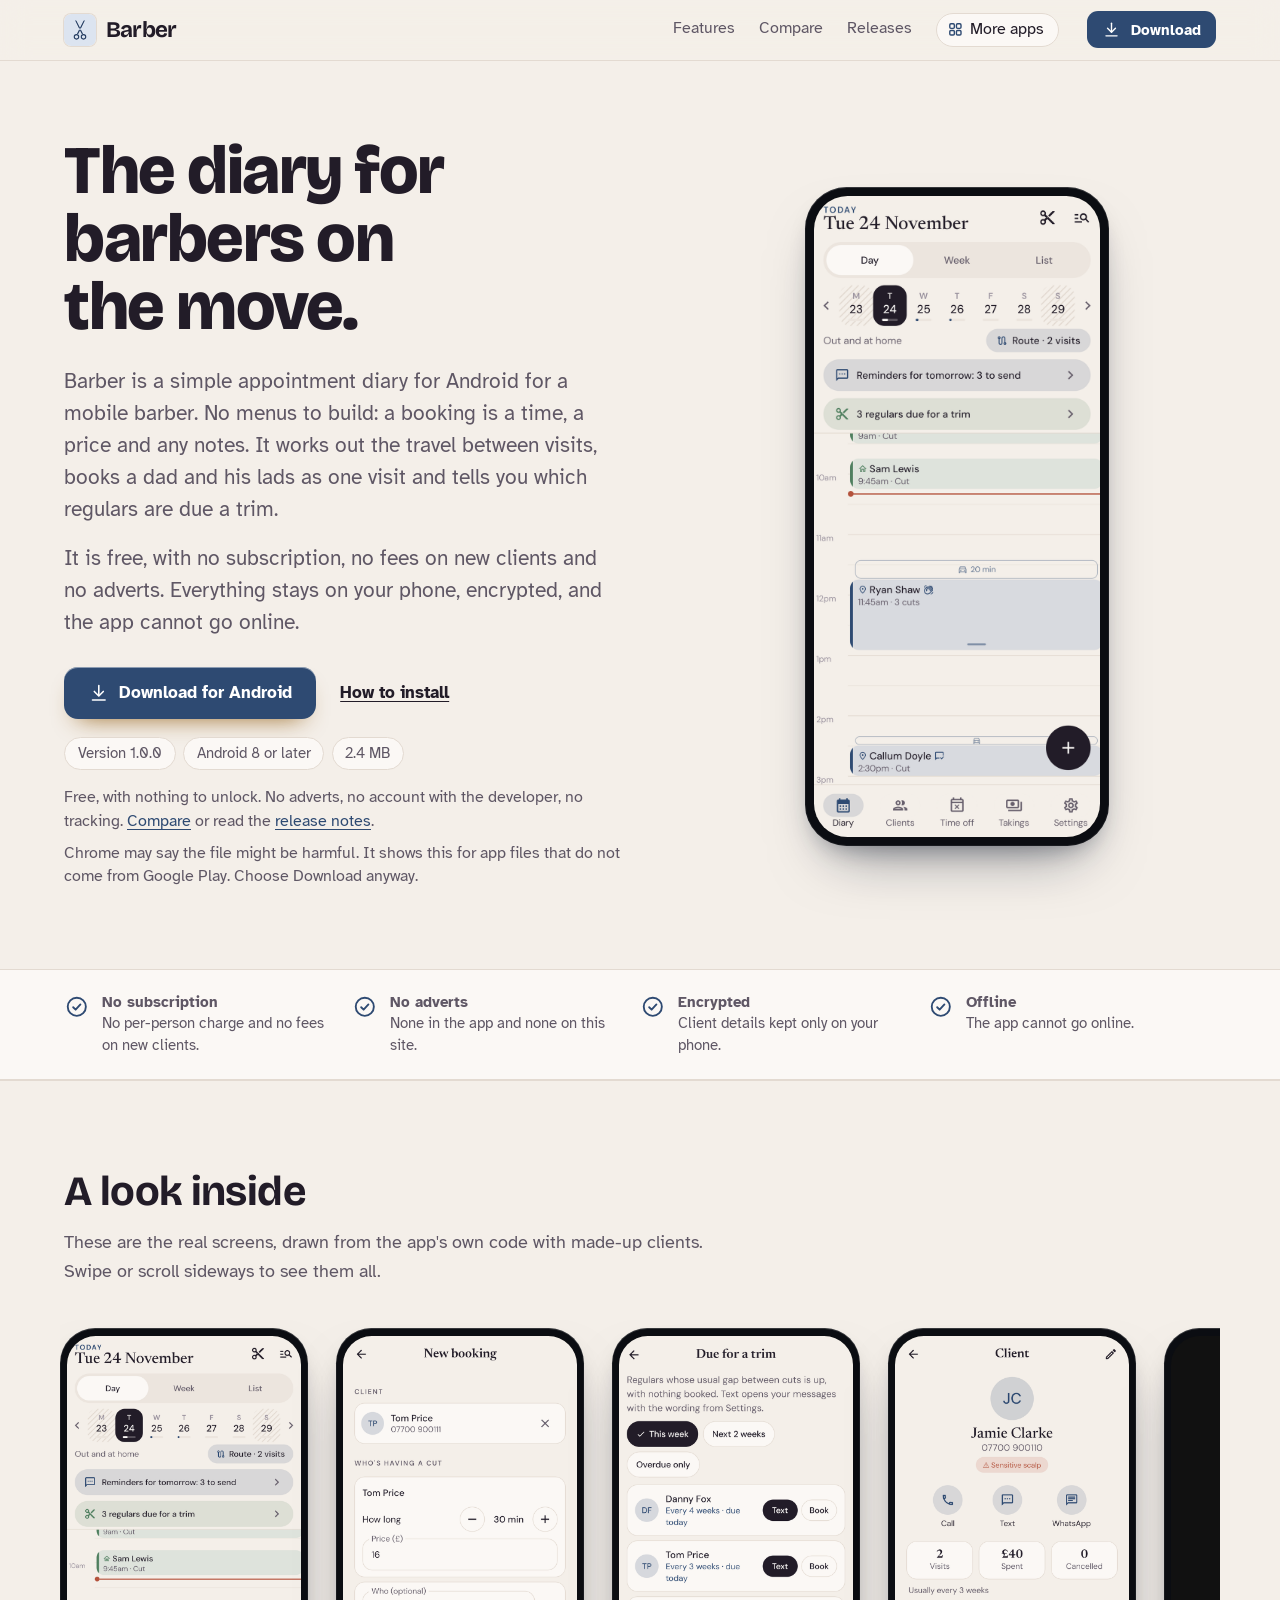
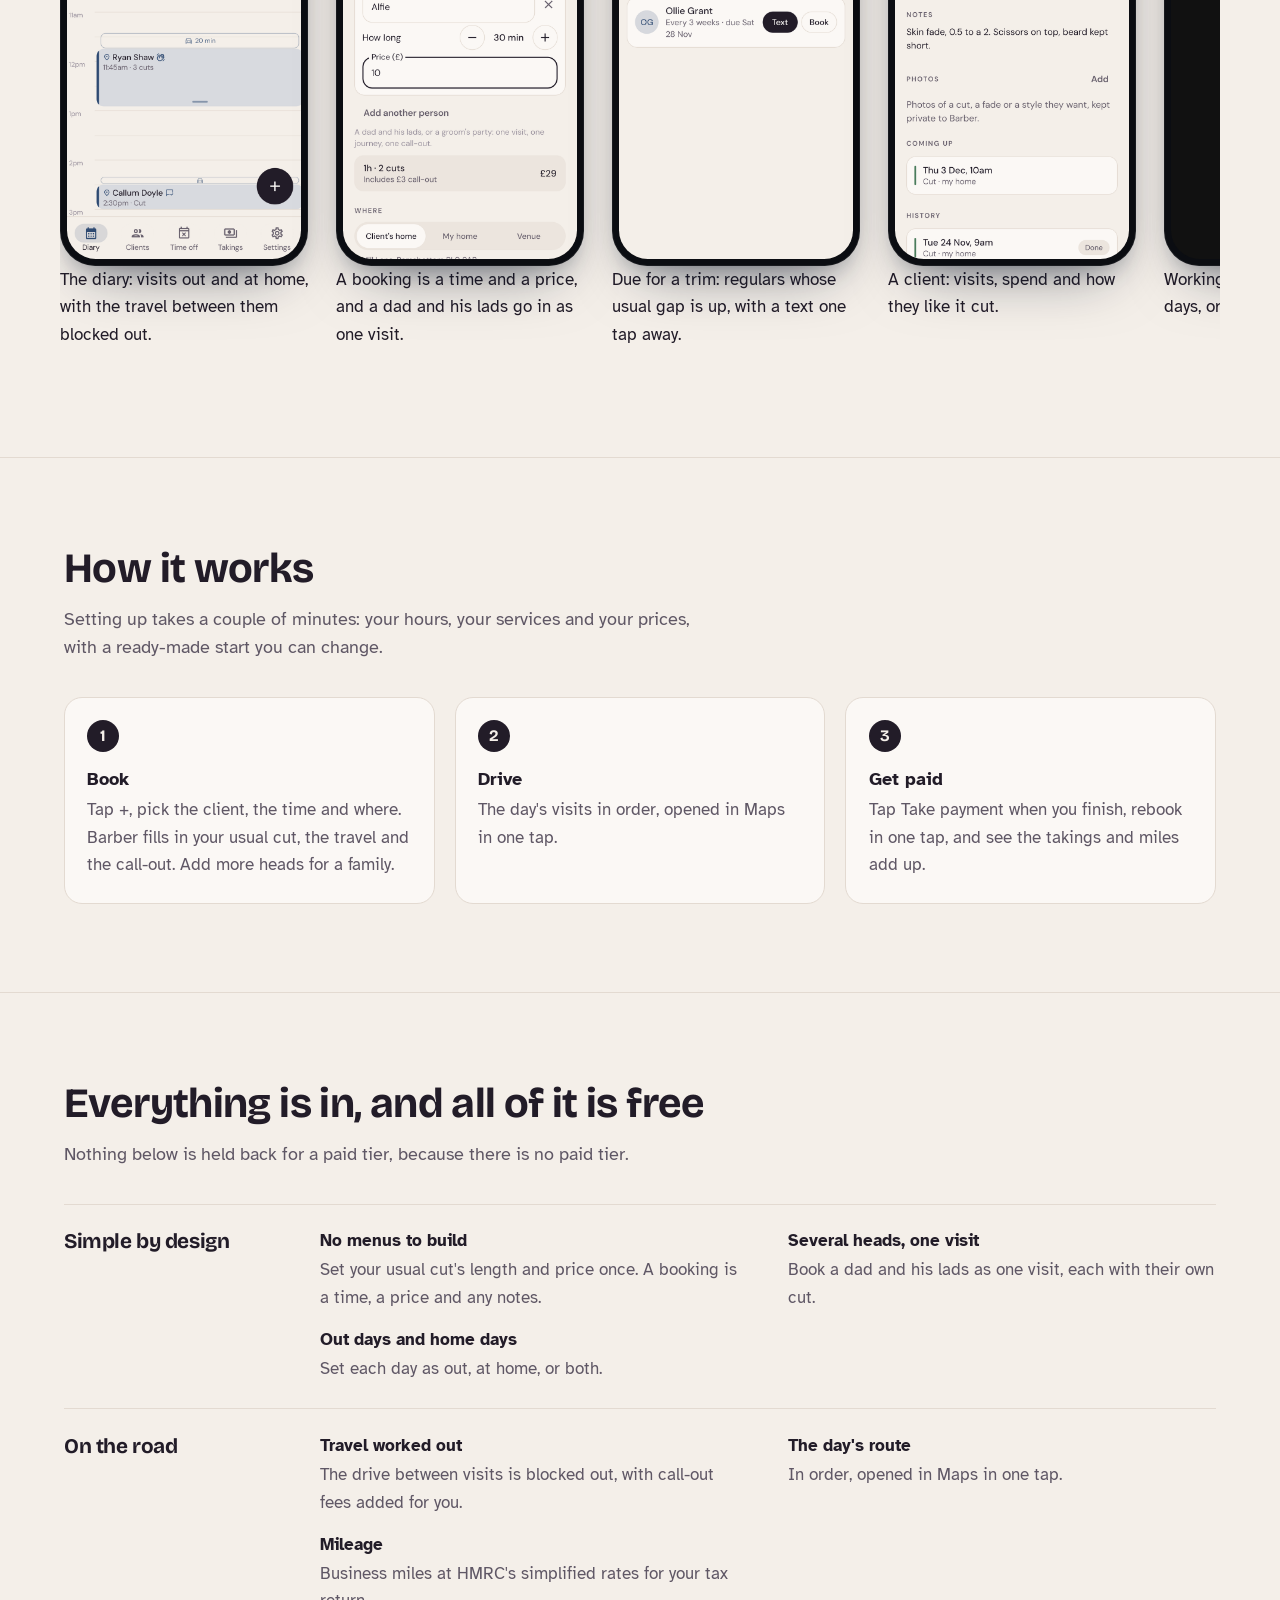
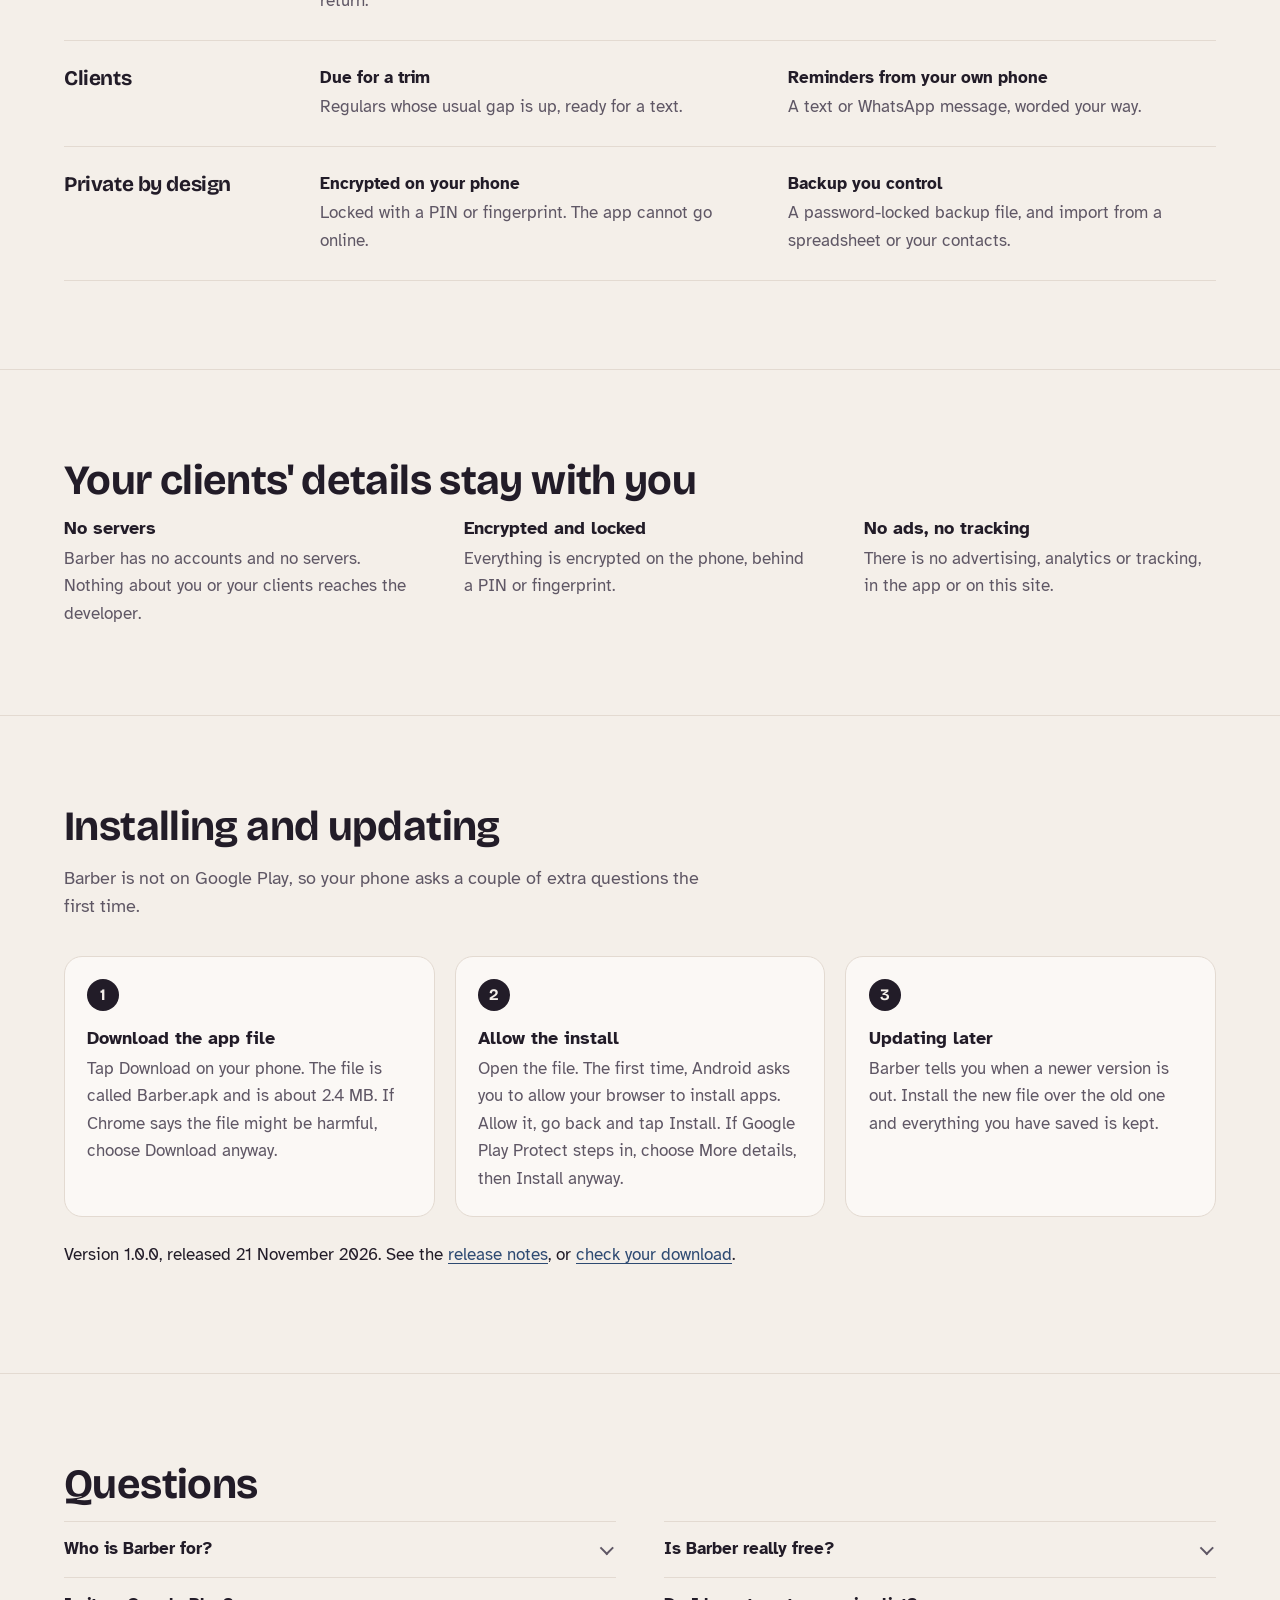
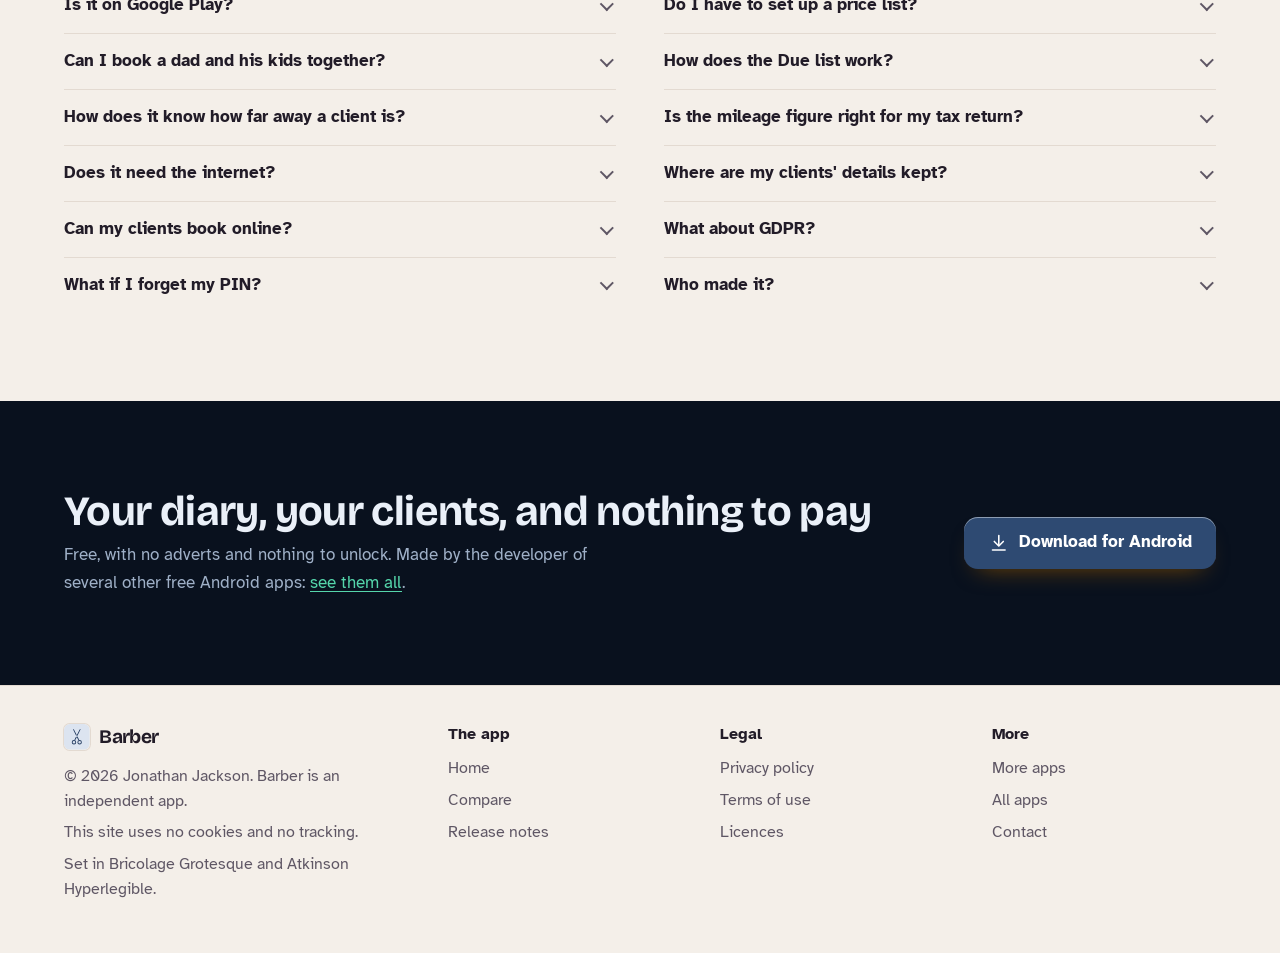
<file: index.html>
<!DOCTYPE html>
<html lang="en-GB">
<head>
<meta charset="utf-8">
<meta name="viewport" content="width=device-width, initial-scale=1">
<title>Barber: a free, simple diary for mobile barbers, for Android</title>
<meta name="description" content="Barber is a free appointment diary for mobile barbers: no price list to build, travel between visits, several heads in one visit, regulars due a trim, the day&#x27;s route and mileage, payments and takings. No subscription, no adverts, no account.">
<meta name="author" content="Jonathan Jackson">
<link rel="canonical" href="https://customgpter.github.io/barber/">
<meta name="theme-color" content="#f4efe9" media="(prefers-color-scheme: light)">
<meta name="theme-color" content="#17141b" media="(prefers-color-scheme: dark)">
<meta property="og:type" content="website">
<meta property="og:site_name" content="Barber">
<meta property="og:title" content="Barber: a free, simple diary for mobile barbers, for Android">
<meta property="og:description" content="Barber is a free appointment diary for mobile barbers: no price list to build, travel between visits, several heads in one visit, regulars due a trim, the day&#x27;s route and mileage, payments and takings. No subscription, no adverts, no account.">
<meta property="og:url" content="https://customgpter.github.io/barber/">
<meta property="og:image" content="https://customgpter.github.io/barber/assets/og.png">
<meta property="og:image:width" content="1200">
<meta property="og:image:height" content="630">
<meta property="og:image:alt" content="Barber&#x27;s day view with visits out and at home">
<meta property="og:locale" content="en_GB">
<meta name="twitter:card" content="summary_large_image">
<link rel="icon" href="./assets/favicon.svg" type="image/svg+xml">
<link rel="apple-touch-icon" href="./assets/apple-touch-icon.png">
<link rel="preload" href="./assets/fonts/bricolage-grotesque-latin.woff2" as="font" type="font/woff2" crossorigin>
<link rel="preload" href="./assets/fonts/atkinson-hyperlegible-latin-400-normal.woff2" as="font" type="font/woff2" crossorigin>
<link rel="stylesheet" href="./assets/site.css?v=1">
<link rel="stylesheet" href="./assets/house.css?v=1">
<link rel="stylesheet" href="./assets/apps-list.css?v=1">
<script src="./assets/apps-list.js?v=1" defer></script>
<script type="application/ld+json">{"@context":"https://schema.org","@type":"SoftwareApplication","name":"Barber","url":"https://customgpter.github.io/barber/","description":"Barber is a free appointment diary for mobile barbers: no price list to build, travel between visits, several heads in one visit, regulars due a trim, the day's route and mileage, payments and takings. No subscription, no adverts, no account.","applicationCategory":"BusinessApplication","operatingSystem":"Android 8 or later","softwareVersion":"1.0.0","downloadUrl":"https://github.com/CustomGPTer/barber/releases/latest/download/Barber.apk","releaseNotes":"https://customgpter.github.io/barber/releases.html","offers":{"@type":"Offer","price":"0","priceCurrency":"GBP"},"inLanguage":"en-GB","image":"https://customgpter.github.io/barber/assets/og.png","featureList":["No menus to build","Several heads, one visit","Out days and home days","Travel worked out","The day's route","Mileage","Due for a trim","Reminders from your own phone","Encrypted on your phone","Backup you control"],"author":{"@type":"Person","name":"Jonathan Jackson"}}</script>
<script type="application/ld+json">{"@context":"https://schema.org","@type":"FAQPage","mainEntity":[{"@type":"Question","name":"Who is Barber for?","acceptedAnswer":{"@type":"Answer","text":"A barber working on their own who visits clients at home, in care homes or at weddings, and may also cut at home. It keeps one diary for one person."}},{"@type":"Question","name":"Is Barber really free?","acceptedAnswer":{"@type":"Answer","text":"Yes. There is no paid version, no subscription, no fee on new clients and no adverts. Nothing in the app is locked."}},{"@type":"Question","name":"Is it on Google Play?","acceptedAnswer":{"@type":"Answer","text":"No. Barber is a personal project and is downloaded from this site as an Android app file. It needs Android 8 or later, which covers almost every phone in use."}},{"@type":"Question","name":"Do I have to set up a price list?","acceptedAnswer":{"@type":"Answer","text":"No. Tell Barber how long your usual cut takes and what you charge, once. Every new booking starts from that, and a regular starts from what they had last time. Change the length or price on any booking."}},{"@type":"Question","name":"Can I book a dad and his kids together?","acceptedAnswer":{"@type":"Answer","text":"Yes. On the booking, tap Add another person. Everyone is cut back to back at the same address, with one journey and one call-out, and each person has their own length and price."}},{"@type":"Question","name":"How does the Due list work?","acceptedAnswer":{"@type":"Answer","text":"Once a client has had a few cuts, Barber works out their usual gap. When it is up, or nearly, and they have nothing booked, they show on the Due list. Text opens your messages with a ready-written note you can change before sending. Nothing is sent by itself."}},{"@type":"Question","name":"How does it know how far away a client is?","acceptedAnswer":{"@type":"Answer","text":"You tell it, once, on the client card: how many minutes from your home and how many miles. Barber does not look anything up online, so it works with no signal and nobody tracks where you go. The drive between two clients is a guess until you set it, and then it is remembered."}},{"@type":"Question","name":"Is the mileage figure right for my tax return?","acceptedAnswer":{"@type":"Answer","text":"It adds up the miles you put on client cards and venues, and works out the claim at HMRC&#x27;s simplified mileage rates for the self-employed: 55p a mile for the first 10,000 business miles in a tax year from 6 April 2026, and 25p after. Rates can change, so check GOV.UK each April and change them in Settings. It is a guide, not tax advice: check with your accountant."}},{"@type":"Question","name":"Does it need the internet?","acceptedAnswer":{"@type":"Answer","text":"No. The app does not ask Android for internet access at all, so it cannot go online. The route and directions open in your maps app, texts go out through your own phone, and WhatsApp messages open in WhatsApp for you to send."}},{"@type":"Question","name":"Where are my clients' details kept?","acceptedAnswer":{"@type":"Answer","text":"Only on your phone, in the app&#x27;s private storage, encrypted with a key held by Android. Nothing is uploaded, and the developer receives nothing."}},{"@type":"Question","name":"Can my clients book online?","acceptedAnswer":{"@type":"Answer","text":"No. Barber is your own diary, kept on your phone. Clients book with you by phone, message or in person."}},{"@type":"Question","name":"What about GDPR?","acceptedAnswer":{"@type":"Answer","text":"Client details, addresses included, stay on your phone and are never shared. Barber can give a client a copy of their record, forget a client completely, find clients you no longer need to keep, and includes a privacy notice you can show clients."}},{"@type":"Question","name":"What if I forget my PIN?","acceptedAnswer":{"@type":"Answer","text":"There is no way round the PIN, not even for the developer. You can clear the app&#x27;s storage in your phone&#x27;s settings, which deletes everything, and then restore your latest backup."}},{"@type":"Question","name":"Who made it?","acceptedAnswer":{"@type":"Answer","text":"Barber is made by Jonathan Jackson, an independent developer in the United Kingdom. It is not connected with any other booking software company."}}]}</script>
</head>
<body>
<a class="skip" href="#main">Skip to content</a>
<header class="masthead">
<div class="wrap">
<a class="brand" href="./" aria-label="Barber home"><svg viewBox="0 0 108 108" aria-hidden="true"><rect width="108" height="108" rx="24" fill="#DCE4F0"/><g transform="translate(54 54) scale(1.25) translate(-54 -52)"><path fill="#243C61" fill-rule="evenodd" d="M37 70.5a7.5 7.5 0 1 0 15 0a7.5 7.5 0 1 0-15 0zM40 70.5a4.5 4.5 0 1 0 9 0a4.5 4.5 0 1 0-9 0zM56 70.5a7.5 7.5 0 1 0 15 0a7.5 7.5 0 1 0-15 0zM59 70.5a4.5 4.5 0 1 0 9 0a4.5 4.5 0 1 0-9 0z"/><path fill="#243C61" d="M45.2 63.6 49.6 62.2 67.4 25.6 63.6 27.2zM62.8 63.6 58.4 62.2 40.6 25.6 44.4 27.2z"/><circle cx="54" cy="49.8" r="1.8" fill="#DCE4F0"/></g></svg><span>Barber</span></a>
<nav aria-label="Main"><ul><li><a href="./#features">Features</a></li><li><a href="./compare.html">Compare</a></li><li><a href="./releases.html">Releases</a></li><li><a class="more-apps" href="./more-apps.html"><svg class="ico" viewBox="0 0 24 24" aria-hidden="true"><rect x="4" y="4" width="6.5" height="6.5" rx="1.6"/><rect x="13.5" y="4" width="6.5" height="6.5" rx="1.6"/><rect x="4" y="13.5" width="6.5" height="6.5" rx="1.6"/><rect x="13.5" y="13.5" width="6.5" height="6.5" rx="1.6"/></svg>More apps</a></li></ul></nav>
<a class="button small" href="https://github.com/CustomGPTer/barber/releases/latest/download/Barber.apk"><svg class="ico" viewBox="0 0 24 24" aria-hidden="true"><path d="M12 4v11"/><path d="M7 10.5l5 5 5-5"/><path d="M5 20h14"/></svg>Download</a>
</div>
</header>
<main id="main">
<div class="hero">
<div class="wrap hero-grid">
<div class="hero-copy">
<h1>The diary for barbers on the move.</h1>
<p class="lede">Barber is a simple appointment diary for Android for a mobile barber. No menus to build: a booking is a time, a price and any notes. It works out the travel between visits, books a dad and his lads as one visit and tells you which regulars are due a trim.</p><p class="lede">It is free, with no subscription, no fees on new clients and no adverts. Everything stays on your phone, encrypted, and the app cannot go online.</p>

<p class="get" id="download"><a class="button" href="https://github.com/CustomGPTer/barber/releases/latest/download/Barber.apk"><svg class="ico" viewBox="0 0 24 24" aria-hidden="true"><path d="M12 4v11"/><path d="M7 10.5l5 5 5-5"/><path d="M5 20h14"/></svg>Download for Android</a><a class="aside" href="#install">How to install</a></p>
<ul class="pills"><li>Version 1.0.0</li><li>Android 8 or later</li><li>2.4 MB</li></ul>
<p class="facts">Free, with nothing to unlock. No adverts, no account with the developer, no tracking. <a href="compare.html">Compare</a> or read the <a href="releases.html">release notes</a>.</p>
<p class="facts">Chrome may say the file might be harmful. It shows this for app files that do not come from Google Play. Choose Download anyway.</p>
</div>
<div class="hero-phone"><div class="phone"><img src="./assets/screens/diary.png" alt="The diary: visits out and at home, with the travel between them blocked out." width="393" height="852" fetchpriority="high"></div></div>
</div>
</div>

<section class="promises" aria-label="In short">
<div class="wrap"><ul><li><svg class="ico" viewBox="0 0 24 24" aria-hidden="true"><circle cx="12" cy="12" r="8.5"/><path d="M8.6 12.4l2.3 2.3 4.5-4.9"/></svg><span><b>No subscription</b><span>No per-person charge and no fees on new clients.</span></span></li><li><svg class="ico" viewBox="0 0 24 24" aria-hidden="true"><circle cx="12" cy="12" r="8.5"/><path d="M8.6 12.4l2.3 2.3 4.5-4.9"/></svg><span><b>No adverts</b><span>None in the app and none on this site.</span></span></li><li><svg class="ico" viewBox="0 0 24 24" aria-hidden="true"><circle cx="12" cy="12" r="8.5"/><path d="M8.6 12.4l2.3 2.3 4.5-4.9"/></svg><span><b>Encrypted</b><span>Client details kept only on your phone.</span></span></li><li><svg class="ico" viewBox="0 0 24 24" aria-hidden="true"><circle cx="12" cy="12" r="8.5"/><path d="M8.6 12.4l2.3 2.3 4.5-4.9"/></svg><span><b>Offline</b><span>The app cannot go online.</span></span></li></ul></div>
</section>

<section id="screens" aria-labelledby="screens-h">
<div class="wrap">
<h2 id="screens-h">A look inside</h2>
<p class="intro">These are the real screens, drawn from the app&#x27;s own code with made-up clients. Swipe or scroll sideways to see them all.</p>
<div class="gallery" tabindex="0" role="region" aria-label="Screens from Barber"><figure class="shot"><div class="phone"><img src="./assets/screens/diary.png" alt="The diary: visits out and at home, with the travel between them blocked out." width="393" height="852" loading="eager" decoding="async"></div><figcaption>The diary: visits out and at home, with the travel between them blocked out.</figcaption></figure><figure class="shot"><div class="phone"><img src="./assets/screens/booking.png" alt="A booking is a time and a price, and a dad and his lads go in as one visit." width="393" height="852" loading="eager" decoding="async"></div><figcaption>A booking is a time and a price, and a dad and his lads go in as one visit.</figcaption></figure><figure class="shot"><div class="phone"><img src="./assets/screens/due.png" alt="Due for a trim: regulars whose usual gap is up, with a text one tap away." width="393" height="852" loading="eager" decoding="async"></div><figcaption>Due for a trim: regulars whose usual gap is up, with a text one tap away.</figcaption></figure><figure class="shot"><div class="phone"><img src="./assets/screens/client.png" alt="A client: visits, spend and how they like it cut." width="393" height="852" loading="eager" decoding="async"></div><figcaption>A client: visits, spend and how they like it cut.</figcaption></figure><figure class="shot"><div class="phone"><img src="./assets/screens/hours.png" alt="Working hours: out days, home days, or both, day by day." width="393" height="852" loading="eager" decoding="async"></div><figcaption>Working hours: out days, home days, or both, day by day.</figcaption></figure><figure class="shot"><div class="phone"><img src="./assets/screens/travel.png" alt="Travel and call-out worked out for each visit." width="393" height="852" loading="eager" decoding="async"></div><figcaption>Travel and call-out worked out for each visit.</figcaption></figure><figure class="shot"><div class="phone"><img src="./assets/screens/payment.png" alt="Take payment: card, cash or transfer, with tips." width="393" height="852" loading="eager" decoding="async"></div><figcaption>Take payment: card, cash or transfer, with tips.</figcaption></figure><figure class="shot"><div class="phone"><img src="./assets/screens/timeoff.png" alt="Time off and bank holidays, blanked out in seconds." width="393" height="852" loading="eager" decoding="async"></div><figcaption>Time off and bank holidays, blanked out in seconds.</figcaption></figure></div>
</div>
</section>

<section id="how" aria-labelledby="how-h">
<div class="wrap">
<h2 id="how-h">How it works</h2>
<p class="intro">Setting up takes a couple of minutes: your hours, your services and your prices, with a ready-made start you can change.</p>
<ol class="steps"><li><h3>Book</h3><p>Tap +, pick the client, the time and where. Barber fills in your usual cut, the travel and the call-out. Add more heads for a family.</p></li><li><h3>Drive</h3><p>The day's visits in order, opened in Maps in one tap.</p></li><li><h3>Get paid</h3><p>Tap Take payment when you finish, rebook in one tap, and see the takings and miles add up.</p></li></ol>
</div>
</section>

<section id="features" aria-labelledby="features-h">
<div class="wrap">
<h2 id="features-h">Everything is in, and all of it is free</h2>
<p class="intro">Nothing below is held back for a paid tier, because there is no paid tier.</p>
<div class="groups"><div class="group"><h3>Simple by design</h3><dl><div><dt>No menus to build</dt><dd>Set your usual cut's length and price once. A booking is a time, a price and any notes.</dd></div><div><dt>Several heads, one visit</dt><dd>Book a dad and his lads as one visit, each with their own cut.</dd></div><div><dt>Out days and home days</dt><dd>Set each day as out, at home, or both.</dd></div></dl></div><div class="group"><h3>On the road</h3><dl><div><dt>Travel worked out</dt><dd>The drive between visits is blocked out, with call-out fees added for you.</dd></div><div><dt>The day&#x27;s route</dt><dd>In order, opened in Maps in one tap.</dd></div><div><dt>Mileage</dt><dd>Business miles at HMRC's simplified rates for your tax return.</dd></div></dl></div><div class="group"><h3>Clients</h3><dl><div><dt>Due for a trim</dt><dd>Regulars whose usual gap is up, ready for a text.</dd></div><div><dt>Reminders from your own phone</dt><dd>A text or WhatsApp message, worded your way.</dd></div></dl></div><div class="group"><h3>Private by design</h3><dl><div><dt>Encrypted on your phone</dt><dd>Locked with a PIN or fingerprint. The app cannot go online.</dd></div><div><dt>Backup you control</dt><dd>A password-locked backup file, and import from a spreadsheet or your contacts.</dd></div></dl></div></div>
</div>
</section>

<section id="privacy" aria-labelledby="privacy-h">
<div class="wrap">
<h2 id="privacy-h">Your clients&#x27; details stay with you</h2>
<ul class="plain"><li><h3>No servers</h3><p>Barber has no accounts and no servers. Nothing about you or your clients reaches the developer.</p></li><li><h3>Encrypted and locked</h3><p>Everything is encrypted on the phone, behind a PIN or fingerprint.</p></li><li><h3>No ads, no tracking</h3><p>There is no advertising, analytics or tracking, in the app or on this site.</p></li></ul>
</div>
</section>

<section id="install" aria-labelledby="install-h">
<div class="wrap">
<h2 id="install-h">Installing and updating</h2>
<p class="intro">Barber is not on Google Play, so your phone asks a couple of extra questions the first time.</p>
<ol class="steps"><li><h3>Download the app file</h3><p>Tap Download on your phone. The file is called Barber.apk and is about 2.4 MB. If Chrome says the file might be harmful, choose Download anyway.</p></li><li><h3>Allow the install</h3><p>Open the file. The first time, Android asks you to allow your browser to install apps. Allow it, go back and tap Install. If Google Play Protect steps in, choose More details, then Install anyway.</p></li><li><h3>Updating later</h3><p>Barber tells you when a newer version is out. Install the new file over the old one and everything you have saved is kept.</p></li></ol>
<p class="after-table">Version 1.0.0, released 21 November 2026. See the <a href="releases.html">release notes</a>, or <a href="releases.html#checking">check your download</a>.</p>
</div>
</section>

<section id="questions" aria-labelledby="questions-h">
<div class="wrap">
<h2 id="questions-h">Questions</h2>
<div class="faq"><details><summary>Who is Barber for?</summary><p>A barber working on their own who visits clients at home, in care homes or at weddings, and may also cut at home. It keeps one diary for one person.</p></details><details><summary>Is Barber really free?</summary><p>Yes. There is no paid version, no subscription, no fee on new clients and no adverts. Nothing in the app is locked.</p></details><details><summary>Is it on Google Play?</summary><p>No. Barber is a personal project and is downloaded from this site as an Android app file. It needs Android 8 or later, which covers almost every phone in use.</p></details><details><summary>Do I have to set up a price list?</summary><p>No. Tell Barber how long your usual cut takes and what you charge, once. Every new booking starts from that, and a regular starts from what they had last time. Change the length or price on any booking.</p></details><details><summary>Can I book a dad and his kids together?</summary><p>Yes. On the booking, tap Add another person. Everyone is cut back to back at the same address, with one journey and one call-out, and each person has their own length and price.</p></details><details><summary>How does the Due list work?</summary><p>Once a client has had a few cuts, Barber works out their usual gap. When it is up, or nearly, and they have nothing booked, they show on the Due list. Text opens your messages with a ready-written note you can change before sending. Nothing is sent by itself.</p></details><details><summary>How does it know how far away a client is?</summary><p>You tell it, once, on the client card: how many minutes from your home and how many miles. Barber does not look anything up online, so it works with no signal and nobody tracks where you go. The drive between two clients is a guess until you set it, and then it is remembered.</p></details><details><summary>Is the mileage figure right for my tax return?</summary><p>It adds up the miles you put on client cards and venues, and works out the claim at HMRC&#x27;s simplified mileage rates for the self-employed: 55p a mile for the first 10,000 business miles in a tax year from 6 April 2026, and 25p after. Rates can change, so check GOV.UK each April and change them in Settings. It is a guide, not tax advice: check with your accountant.</p></details><details><summary>Does it need the internet?</summary><p>No. The app does not ask Android for internet access at all, so it cannot go online. The route and directions open in your maps app, texts go out through your own phone, and WhatsApp messages open in WhatsApp for you to send.</p></details><details><summary>Where are my clients&#x27; details kept?</summary><p>Only on your phone, in the app&#x27;s private storage, encrypted with a key held by Android. Nothing is uploaded, and the developer receives nothing.</p></details><details><summary>Can my clients book online?</summary><p>No. Barber is your own diary, kept on your phone. Clients book with you by phone, message or in person.</p></details><details><summary>What about GDPR?</summary><p>Client details, addresses included, stay on your phone and are never shared. Barber can give a client a copy of their record, forget a client completely, find clients you no longer need to keep, and includes a privacy notice you can show clients.</p></details><details><summary>What if I forget my PIN?</summary><p>There is no way round the PIN, not even for the developer. You can clear the app&#x27;s storage in your phone&#x27;s settings, which deletes everything, and then restore your latest backup.</p></details><details><summary>Who made it?</summary><p>Barber is made by Jonathan Jackson, an independent developer in the United Kingdom. It is not connected with any other booking software company.</p></details></div>
</div>
</section>

<section class="closing" aria-labelledby="closing-h">
<div class="wrap">
<div><h2 id="closing-h">Your diary, your clients, and nothing to pay</h2><p>Free, with no adverts and nothing to unlock. Made by the developer of several other free Android apps: <a href="more-apps.html">see them all</a>.</p></div>
<a class="button" href="https://github.com/CustomGPTer/barber/releases/latest/download/Barber.apk"><svg class="ico" viewBox="0 0 24 24" aria-hidden="true"><path d="M12 4v11"/><path d="M7 10.5l5 5 5-5"/><path d="M5 20h14"/></svg>Download for Android</a>
</div>
</section>
</main>
<footer class="colophon">
<div class="wrap">
<div>
<a class="brand" href="./" aria-label="Barber home"><svg viewBox="0 0 108 108" aria-hidden="true"><rect width="108" height="108" rx="24" fill="#DCE4F0"/><g transform="translate(54 54) scale(1.25) translate(-54 -52)"><path fill="#243C61" fill-rule="evenodd" d="M37 70.5a7.5 7.5 0 1 0 15 0a7.5 7.5 0 1 0-15 0zM40 70.5a4.5 4.5 0 1 0 9 0a4.5 4.5 0 1 0-9 0zM56 70.5a7.5 7.5 0 1 0 15 0a7.5 7.5 0 1 0-15 0zM59 70.5a4.5 4.5 0 1 0 9 0a4.5 4.5 0 1 0-9 0z"/><path fill="#243C61" d="M45.2 63.6 49.6 62.2 67.4 25.6 63.6 27.2zM62.8 63.6 58.4 62.2 40.6 25.6 44.4 27.2z"/><circle cx="54" cy="49.8" r="1.8" fill="#DCE4F0"/></g></svg><span>Barber</span></a>
<p>&copy; 2026 Jonathan Jackson. Barber is an independent app.</p>
<p>This site uses no cookies and no tracking.</p>
<p>Set in Bricolage Grotesque and Atkinson Hyperlegible.</p>
</div>
<nav aria-label="The app"><h2>The app</h2><ul>
<li><a href="./">Home</a></li>
<li><a href="./compare.html">Compare</a></li>
<li><a href="./releases.html">Release notes</a></li>

</ul></nav>
<nav aria-label="Legal"><h2>Legal</h2><ul>
<li><a href="./privacy.html">Privacy policy</a></li>
<li><a href="./terms.html">Terms of use</a></li>
<li><a href="./licences.html">Licences</a></li>
</ul></nav>
<nav aria-label="More"><h2>More</h2><ul>
<li><a href="./more-apps.html">More apps</a></li>
<li><a href="https://customgpter.github.io/">All apps</a></li>
<li><a href="https://github.com/CustomGPTer/barber/issues">Contact</a></li>
</ul></nav>
</div>
</footer>
</body>
</html>
</file>
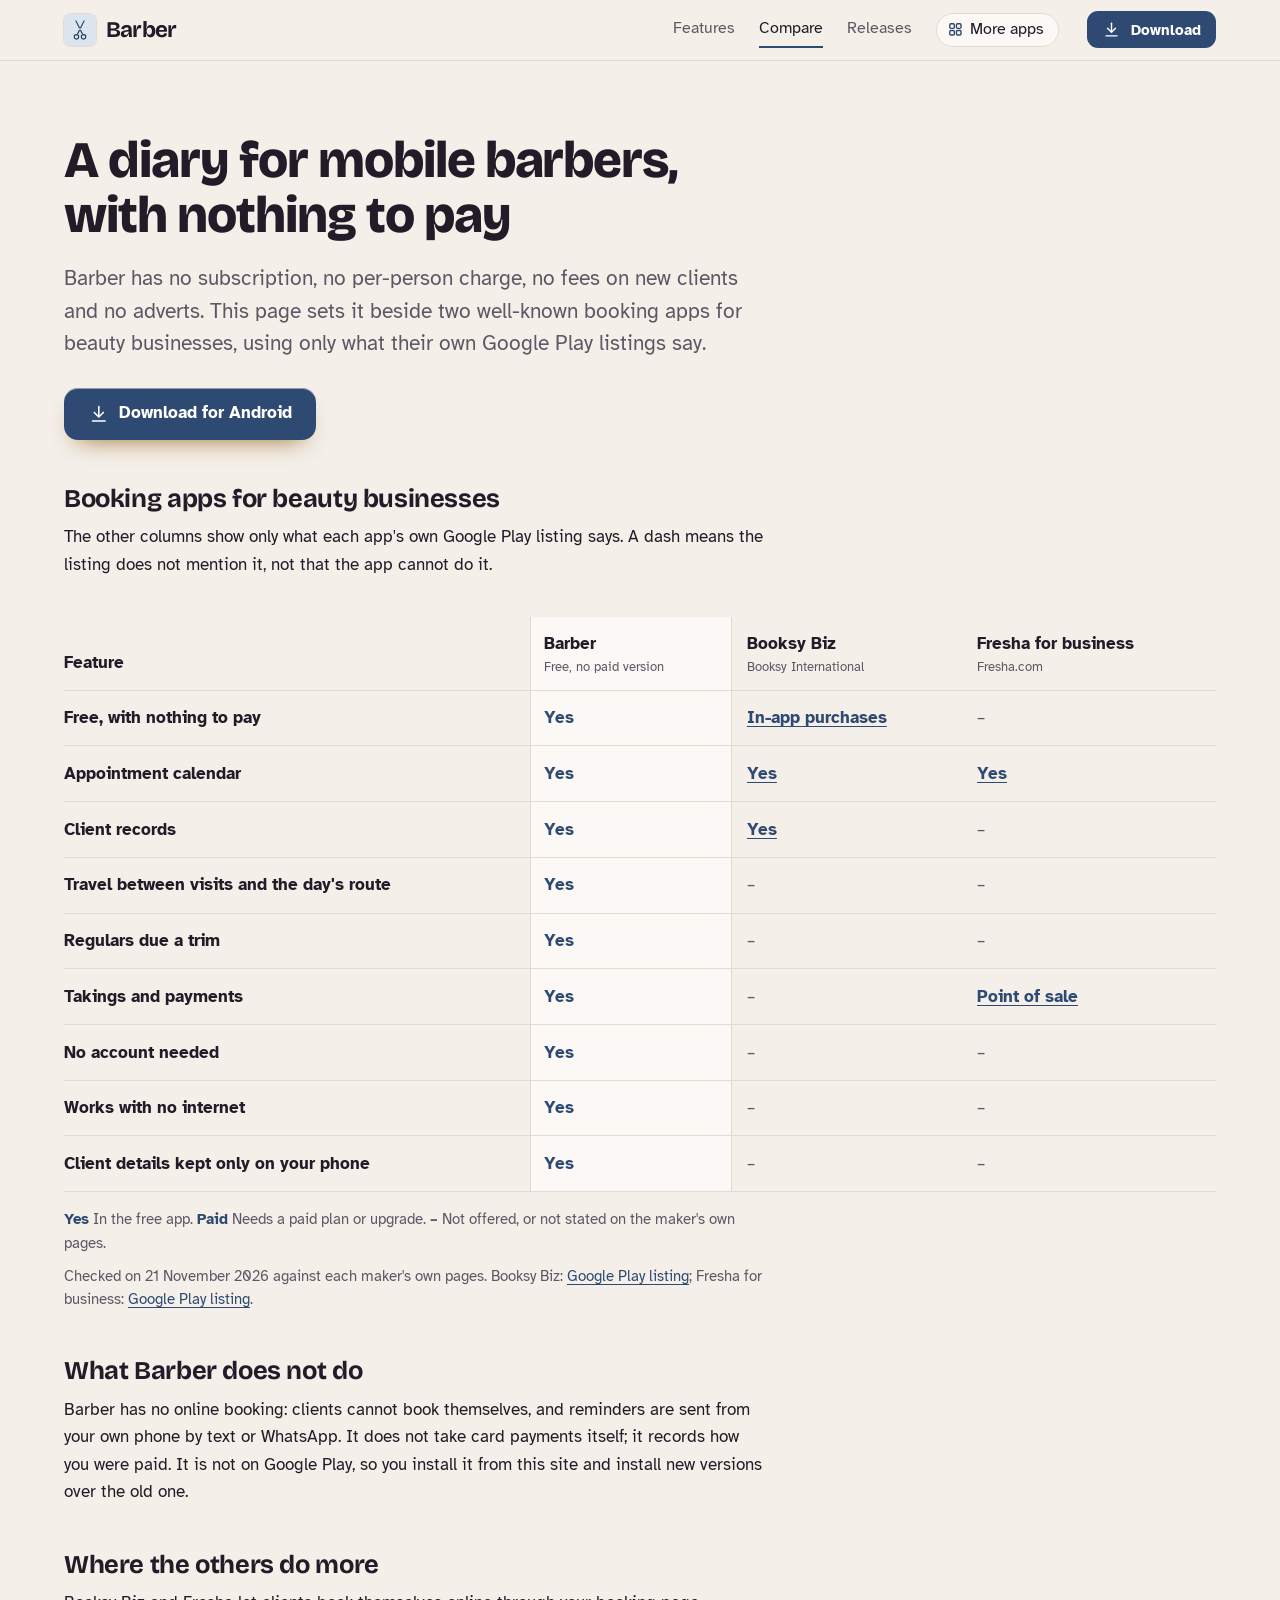
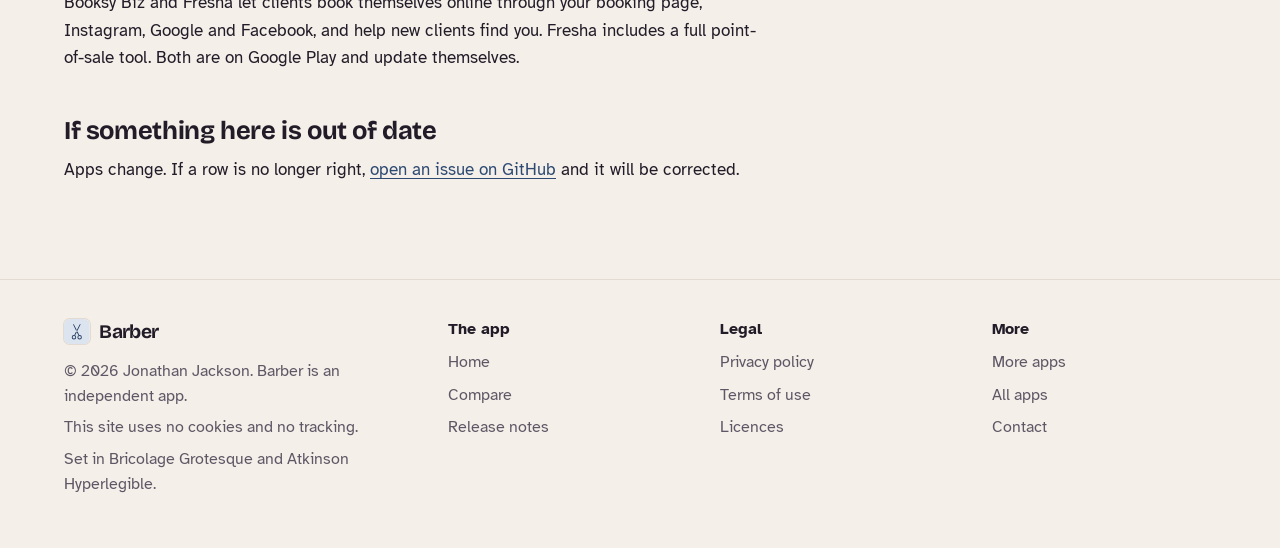
<file: compare.html>
<!DOCTYPE html>
<html lang="en-GB">
<head>
<meta charset="utf-8">
<meta name="viewport" content="width=device-width, initial-scale=1">
<title>Barber compared with salon booking apps</title>
<meta name="description" content="How Barber compares with Booksy Biz and Fresha for business, row by row, with each claim linked to the app&#x27;s own Google Play listing.">
<meta name="author" content="Jonathan Jackson">
<link rel="canonical" href="https://customgpter.github.io/barber/compare.html">
<meta name="theme-color" content="#f4efe9" media="(prefers-color-scheme: light)">
<meta name="theme-color" content="#17141b" media="(prefers-color-scheme: dark)">
<meta property="og:type" content="website">
<meta property="og:site_name" content="Barber">
<meta property="og:title" content="Barber compared with salon booking apps">
<meta property="og:description" content="How Barber compares with Booksy Biz and Fresha for business, row by row, with each claim linked to the app&#x27;s own Google Play listing.">
<meta property="og:url" content="https://customgpter.github.io/barber/compare.html">
<meta property="og:image" content="https://customgpter.github.io/barber/assets/og.png">
<meta property="og:image:width" content="1200">
<meta property="og:image:height" content="630">
<meta property="og:image:alt" content="Barber&#x27;s day view with visits out and at home">
<meta property="og:locale" content="en_GB">
<meta name="twitter:card" content="summary_large_image">
<link rel="icon" href="./assets/favicon.svg" type="image/svg+xml">
<link rel="apple-touch-icon" href="./assets/apple-touch-icon.png">
<link rel="preload" href="./assets/fonts/bricolage-grotesque-latin.woff2" as="font" type="font/woff2" crossorigin>
<link rel="preload" href="./assets/fonts/atkinson-hyperlegible-latin-400-normal.woff2" as="font" type="font/woff2" crossorigin>
<link rel="stylesheet" href="./assets/site.css?v=1">
<link rel="stylesheet" href="./assets/house.css?v=1">
<link rel="stylesheet" href="./assets/apps-list.css?v=1">
<script src="./assets/apps-list.js?v=1" defer></script>
</head>
<body>
<a class="skip" href="#main">Skip to content</a>
<header class="masthead">
<div class="wrap">
<a class="brand" href="./" aria-label="Barber home"><svg viewBox="0 0 108 108" aria-hidden="true"><rect width="108" height="108" rx="24" fill="#DCE4F0"/><g transform="translate(54 54) scale(1.25) translate(-54 -52)"><path fill="#243C61" fill-rule="evenodd" d="M37 70.5a7.5 7.5 0 1 0 15 0a7.5 7.5 0 1 0-15 0zM40 70.5a4.5 4.5 0 1 0 9 0a4.5 4.5 0 1 0-9 0zM56 70.5a7.5 7.5 0 1 0 15 0a7.5 7.5 0 1 0-15 0zM59 70.5a4.5 4.5 0 1 0 9 0a4.5 4.5 0 1 0-9 0z"/><path fill="#243C61" d="M45.2 63.6 49.6 62.2 67.4 25.6 63.6 27.2zM62.8 63.6 58.4 62.2 40.6 25.6 44.4 27.2z"/><circle cx="54" cy="49.8" r="1.8" fill="#DCE4F0"/></g></svg><span>Barber</span></a>
<nav aria-label="Main"><ul><li><a href="./#features">Features</a></li><li><a href="./compare.html" aria-current="page">Compare</a></li><li><a href="./releases.html">Releases</a></li><li><a class="more-apps" href="./more-apps.html"><svg class="ico" viewBox="0 0 24 24" aria-hidden="true"><rect x="4" y="4" width="6.5" height="6.5" rx="1.6"/><rect x="13.5" y="4" width="6.5" height="6.5" rx="1.6"/><rect x="4" y="13.5" width="6.5" height="6.5" rx="1.6"/><rect x="13.5" y="13.5" width="6.5" height="6.5" rx="1.6"/></svg>More apps</a></li></ul></nav>
<a class="button small" href="https://github.com/CustomGPTer/barber/releases/latest/download/Barber.apk"><svg class="ico" viewBox="0 0 24 24" aria-hidden="true"><path d="M12 4v11"/><path d="M7 10.5l5 5 5-5"/><path d="M5 20h14"/></svg>Download</a>
</div>
</header>
<main id="main" class="doc">
<div class="wrap">
<div class="measure">
<h1>A diary for mobile barbers, with nothing to pay</h1>
<p class="lede">Barber has no subscription, no per-person charge, no fees on new clients and no adverts. This page sets it beside two well-known booking apps for beauty businesses, using only what their own Google Play listings say.</p>
<p class="get"><a class="button" href="https://github.com/CustomGPTer/barber/releases/latest/download/Barber.apk"><svg class="ico" viewBox="0 0 24 24" aria-hidden="true"><path d="M12 4v11"/><path d="M7 10.5l5 5 5-5"/><path d="M5 20h14"/></svg>Download for Android</a></p>
<h2 id="table">Booking apps for beauty businesses</h2>
<p>The other columns show only what each app's own Google Play listing says. A dash means the listing does not mention it, not that the app cannot do it.</p>
</div>
<div class="scroll">
<table class="cmp">
<thead><tr><th scope="col">Feature</th><th scope="col" class="ours">Barber<small>Free, no paid version</small></th><th scope="col">Booksy Biz<small>Booksy International</small></th><th scope="col">Fresha for business<small>Fresha.com</small></th></tr></thead>
<tbody>
<tr><th scope="row">Free, with nothing to pay</th><td class="yes ours"><span class="app">Barber</span><span class="v">Yes</span></td><td class="pay"><span class="app">Booksy Biz</span><span class="v"><a href="https://play.google.com/store/apps/details?id=net.booksy.business&hl=en&gl=US">In-app purchases</a></span></td><td class="na"><span class="app">Fresha for business</span><span class="v">&ndash;</span></td></tr>
<tr><th scope="row">Appointment calendar</th><td class="yes ours"><span class="app">Barber</span><span class="v">Yes</span></td><td class="yes"><span class="app">Booksy Biz</span><span class="v"><a href="https://play.google.com/store/apps/details?id=net.booksy.business&hl=en&gl=US">Yes</a></span></td><td class="yes"><span class="app">Fresha for business</span><span class="v"><a href="https://play.google.com/store/apps/details?id=com.fresha.Business&hl=en_US">Yes</a></span></td></tr>
<tr><th scope="row">Client records</th><td class="yes ours"><span class="app">Barber</span><span class="v">Yes</span></td><td class="yes"><span class="app">Booksy Biz</span><span class="v"><a href="https://play.google.com/store/apps/details?id=net.booksy.business&hl=en&gl=US">Yes</a></span></td><td class="na"><span class="app">Fresha for business</span><span class="v">&ndash;</span></td></tr>
<tr><th scope="row">Travel between visits and the day&#x27;s route</th><td class="yes ours"><span class="app">Barber</span><span class="v">Yes</span></td><td class="na"><span class="app">Booksy Biz</span><span class="v">&ndash;</span></td><td class="na"><span class="app">Fresha for business</span><span class="v">&ndash;</span></td></tr>
<tr><th scope="row">Regulars due a trim</th><td class="yes ours"><span class="app">Barber</span><span class="v">Yes</span></td><td class="na"><span class="app">Booksy Biz</span><span class="v">&ndash;</span></td><td class="na"><span class="app">Fresha for business</span><span class="v">&ndash;</span></td></tr>
<tr><th scope="row">Takings and payments</th><td class="yes ours"><span class="app">Barber</span><span class="v">Yes</span></td><td class="na"><span class="app">Booksy Biz</span><span class="v">&ndash;</span></td><td class="yes"><span class="app">Fresha for business</span><span class="v"><a href="https://play.google.com/store/apps/details?id=com.fresha.Business&hl=en_US">Point of sale</a></span></td></tr>
<tr><th scope="row">No account needed</th><td class="yes ours"><span class="app">Barber</span><span class="v">Yes</span></td><td class="na"><span class="app">Booksy Biz</span><span class="v">&ndash;</span></td><td class="na"><span class="app">Fresha for business</span><span class="v">&ndash;</span></td></tr>
<tr><th scope="row">Works with no internet</th><td class="yes ours"><span class="app">Barber</span><span class="v">Yes</span></td><td class="na"><span class="app">Booksy Biz</span><span class="v">&ndash;</span></td><td class="na"><span class="app">Fresha for business</span><span class="v">&ndash;</span></td></tr>
<tr><th scope="row">Client details kept only on your phone</th><td class="yes ours"><span class="app">Barber</span><span class="v">Yes</span></td><td class="na"><span class="app">Booksy Biz</span><span class="v">&ndash;</span></td><td class="na"><span class="app">Fresha for business</span><span class="v">&ndash;</span></td></tr>
</tbody>
</table>
</div>
<div class="measure">
<p class="key"><strong class="yes">Yes</strong> In the free app. <strong class="pay">Paid</strong> Needs a paid plan or upgrade. <strong>&ndash;</strong> Not offered, or not stated on the maker's own pages.</p>
<p class="key">Checked on 21 November 2026 against each maker's own pages. Booksy Biz: <a href="https://play.google.com/store/apps/details?id=net.booksy.business&hl=en&gl=US">Google Play listing</a>; Fresha for business: <a href="https://play.google.com/store/apps/details?id=com.fresha.Business&hl=en_US">Google Play listing</a>.</p>
<h2>What Barber does not do</h2><p>Barber has no online booking: clients cannot book themselves, and reminders are sent from your own phone by text or WhatsApp. It does not take card payments itself; it records how you were paid. It is not on Google Play, so you install it from this site and install new versions over the old one.</p><h2>Where the others do more</h2><p>Booksy Biz and Fresha let clients book themselves online through your booking page, Instagram, Google and Facebook, and help new clients find you. Fresha includes a full point-of-sale tool. Both are on Google Play and update themselves.</p>
<h2 id="wrong">If something here is out of date</h2>
<p>Apps change. If a row is no longer right, <a href="https://github.com/CustomGPTer/barber/issues">open an issue on GitHub</a> and it will be corrected.</p>
</div>
</div>
</main>
<footer class="colophon">
<div class="wrap">
<div>
<a class="brand" href="./" aria-label="Barber home"><svg viewBox="0 0 108 108" aria-hidden="true"><rect width="108" height="108" rx="24" fill="#DCE4F0"/><g transform="translate(54 54) scale(1.25) translate(-54 -52)"><path fill="#243C61" fill-rule="evenodd" d="M37 70.5a7.5 7.5 0 1 0 15 0a7.5 7.5 0 1 0-15 0zM40 70.5a4.5 4.5 0 1 0 9 0a4.5 4.5 0 1 0-9 0zM56 70.5a7.5 7.5 0 1 0 15 0a7.5 7.5 0 1 0-15 0zM59 70.5a4.5 4.5 0 1 0 9 0a4.5 4.5 0 1 0-9 0z"/><path fill="#243C61" d="M45.2 63.6 49.6 62.2 67.4 25.6 63.6 27.2zM62.8 63.6 58.4 62.2 40.6 25.6 44.4 27.2z"/><circle cx="54" cy="49.8" r="1.8" fill="#DCE4F0"/></g></svg><span>Barber</span></a>
<p>&copy; 2026 Jonathan Jackson. Barber is an independent app.</p>
<p>This site uses no cookies and no tracking.</p>
<p>Set in Bricolage Grotesque and Atkinson Hyperlegible.</p>
</div>
<nav aria-label="The app"><h2>The app</h2><ul>
<li><a href="./">Home</a></li>
<li><a href="./compare.html">Compare</a></li>
<li><a href="./releases.html">Release notes</a></li>

</ul></nav>
<nav aria-label="Legal"><h2>Legal</h2><ul>
<li><a href="./privacy.html">Privacy policy</a></li>
<li><a href="./terms.html">Terms of use</a></li>
<li><a href="./licences.html">Licences</a></li>
</ul></nav>
<nav aria-label="More"><h2>More</h2><ul>
<li><a href="./more-apps.html">More apps</a></li>
<li><a href="https://customgpter.github.io/">All apps</a></li>
<li><a href="https://github.com/CustomGPTer/barber/issues">Contact</a></li>
</ul></nav>
</div>
</footer>
</body>
</html>
</file>
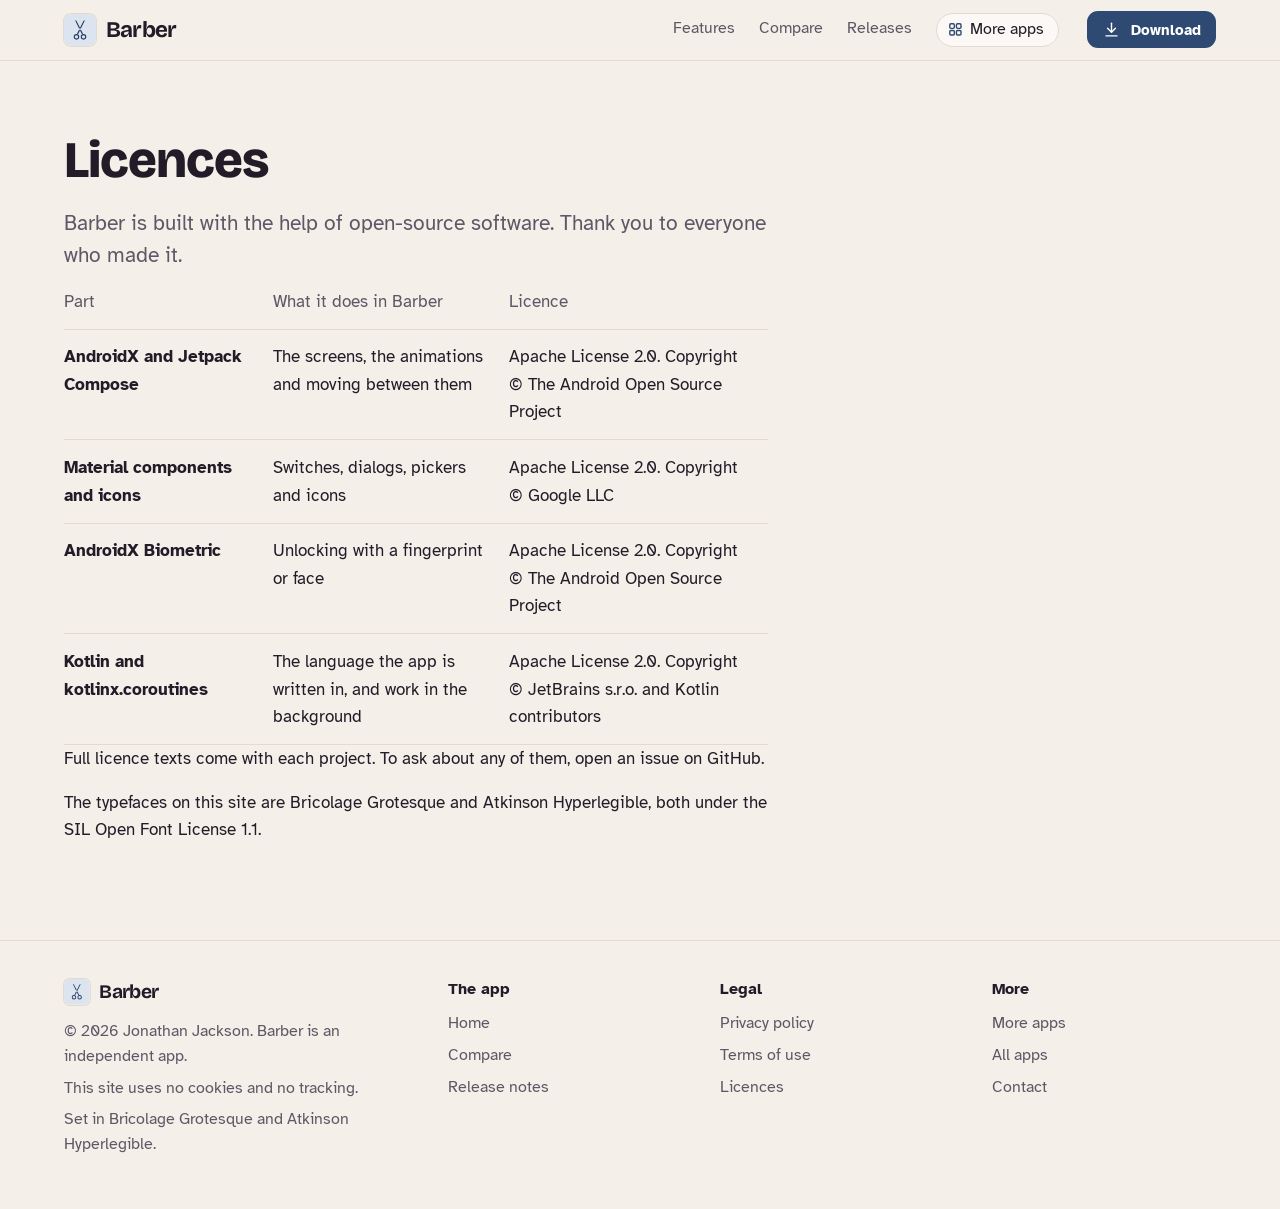
<file: licences.html>
<!DOCTYPE html>
<html lang="en-GB">
<head>
<meta charset="utf-8">
<meta name="viewport" content="width=device-width, initial-scale=1">
<title>Barber licences</title>
<meta name="description" content="The open-source parts inside Barber and their licences.">
<meta name="author" content="Jonathan Jackson">
<link rel="canonical" href="https://customgpter.github.io/barber/licences.html">
<meta name="theme-color" content="#f4efe9" media="(prefers-color-scheme: light)">
<meta name="theme-color" content="#17141b" media="(prefers-color-scheme: dark)">
<meta property="og:type" content="website">
<meta property="og:site_name" content="Barber">
<meta property="og:title" content="Barber licences">
<meta property="og:description" content="The open-source parts inside Barber and their licences.">
<meta property="og:url" content="https://customgpter.github.io/barber/licences.html">
<meta property="og:image" content="https://customgpter.github.io/barber/assets/og.png">
<meta property="og:image:width" content="1200">
<meta property="og:image:height" content="630">
<meta property="og:image:alt" content="Barber&#x27;s day view with visits out and at home">
<meta property="og:locale" content="en_GB">
<meta name="twitter:card" content="summary_large_image">
<link rel="icon" href="./assets/favicon.svg" type="image/svg+xml">
<link rel="apple-touch-icon" href="./assets/apple-touch-icon.png">
<link rel="preload" href="./assets/fonts/bricolage-grotesque-latin.woff2" as="font" type="font/woff2" crossorigin>
<link rel="preload" href="./assets/fonts/atkinson-hyperlegible-latin-400-normal.woff2" as="font" type="font/woff2" crossorigin>
<link rel="stylesheet" href="./assets/site.css?v=1">
<link rel="stylesheet" href="./assets/house.css?v=1">
<link rel="stylesheet" href="./assets/apps-list.css?v=1">
<script src="./assets/apps-list.js?v=1" defer></script>
</head>
<body>
<a class="skip" href="#main">Skip to content</a>
<header class="masthead">
<div class="wrap">
<a class="brand" href="./" aria-label="Barber home"><svg viewBox="0 0 108 108" aria-hidden="true"><rect width="108" height="108" rx="24" fill="#DCE4F0"/><g transform="translate(54 54) scale(1.25) translate(-54 -52)"><path fill="#243C61" fill-rule="evenodd" d="M37 70.5a7.5 7.5 0 1 0 15 0a7.5 7.5 0 1 0-15 0zM40 70.5a4.5 4.5 0 1 0 9 0a4.5 4.5 0 1 0-9 0zM56 70.5a7.5 7.5 0 1 0 15 0a7.5 7.5 0 1 0-15 0zM59 70.5a4.5 4.5 0 1 0 9 0a4.5 4.5 0 1 0-9 0z"/><path fill="#243C61" d="M45.2 63.6 49.6 62.2 67.4 25.6 63.6 27.2zM62.8 63.6 58.4 62.2 40.6 25.6 44.4 27.2z"/><circle cx="54" cy="49.8" r="1.8" fill="#DCE4F0"/></g></svg><span>Barber</span></a>
<nav aria-label="Main"><ul><li><a href="./#features">Features</a></li><li><a href="./compare.html">Compare</a></li><li><a href="./releases.html">Releases</a></li><li><a class="more-apps" href="./more-apps.html"><svg class="ico" viewBox="0 0 24 24" aria-hidden="true"><rect x="4" y="4" width="6.5" height="6.5" rx="1.6"/><rect x="13.5" y="4" width="6.5" height="6.5" rx="1.6"/><rect x="4" y="13.5" width="6.5" height="6.5" rx="1.6"/><rect x="13.5" y="13.5" width="6.5" height="6.5" rx="1.6"/></svg>More apps</a></li></ul></nav>
<a class="button small" href="https://github.com/CustomGPTer/barber/releases/latest/download/Barber.apk"><svg class="ico" viewBox="0 0 24 24" aria-hidden="true"><path d="M12 4v11"/><path d="M7 10.5l5 5 5-5"/><path d="M5 20h14"/></svg>Download</a>
</div>
</header>
<main id="main" class="doc">
<div class="wrap">
<div class="measure">
<h1>Licences</h1>
<p class="lede">Barber is built with the help of open-source software. Thank you to everyone who made it.</p>
<div class="scroll"><table><thead><tr><th scope="col">Part</th><th scope="col">What it does in Barber</th><th scope="col">Licence</th></tr></thead><tbody><tr><th scope="row">AndroidX and Jetpack Compose</th><td>The screens, the animations and moving between them</td><td>Apache License 2.0. Copyright &copy; The Android Open Source Project</td></tr><tr><th scope="row">Material components and icons</th><td>Switches, dialogs, pickers and icons</td><td>Apache License 2.0. Copyright &copy; Google LLC</td></tr><tr><th scope="row">AndroidX Biometric</th><td>Unlocking with a fingerprint or face</td><td>Apache License 2.0. Copyright &copy; The Android Open Source Project</td></tr><tr><th scope="row">Kotlin and kotlinx.coroutines</th><td>The language the app is written in, and work in the background</td><td>Apache License 2.0. Copyright &copy; JetBrains s.r.o. and Kotlin contributors</td></tr></tbody></table></div>
<p>Full licence texts come with each project. To ask about any of them, open an issue on GitHub.</p>
<p>The typefaces on this site are Bricolage Grotesque and Atkinson Hyperlegible, both under the SIL Open Font License 1.1.</p>
</div>
</div>
</main>
<footer class="colophon">
<div class="wrap">
<div>
<a class="brand" href="./" aria-label="Barber home"><svg viewBox="0 0 108 108" aria-hidden="true"><rect width="108" height="108" rx="24" fill="#DCE4F0"/><g transform="translate(54 54) scale(1.25) translate(-54 -52)"><path fill="#243C61" fill-rule="evenodd" d="M37 70.5a7.5 7.5 0 1 0 15 0a7.5 7.5 0 1 0-15 0zM40 70.5a4.5 4.5 0 1 0 9 0a4.5 4.5 0 1 0-9 0zM56 70.5a7.5 7.5 0 1 0 15 0a7.5 7.5 0 1 0-15 0zM59 70.5a4.5 4.5 0 1 0 9 0a4.5 4.5 0 1 0-9 0z"/><path fill="#243C61" d="M45.2 63.6 49.6 62.2 67.4 25.6 63.6 27.2zM62.8 63.6 58.4 62.2 40.6 25.6 44.4 27.2z"/><circle cx="54" cy="49.8" r="1.8" fill="#DCE4F0"/></g></svg><span>Barber</span></a>
<p>&copy; 2026 Jonathan Jackson. Barber is an independent app.</p>
<p>This site uses no cookies and no tracking.</p>
<p>Set in Bricolage Grotesque and Atkinson Hyperlegible.</p>
</div>
<nav aria-label="The app"><h2>The app</h2><ul>
<li><a href="./">Home</a></li>
<li><a href="./compare.html">Compare</a></li>
<li><a href="./releases.html">Release notes</a></li>

</ul></nav>
<nav aria-label="Legal"><h2>Legal</h2><ul>
<li><a href="./privacy.html">Privacy policy</a></li>
<li><a href="./terms.html">Terms of use</a></li>
<li><a href="./licences.html">Licences</a></li>
</ul></nav>
<nav aria-label="More"><h2>More</h2><ul>
<li><a href="./more-apps.html">More apps</a></li>
<li><a href="https://customgpter.github.io/">All apps</a></li>
<li><a href="https://github.com/CustomGPTer/barber/issues">Contact</a></li>
</ul></nav>
</div>
</footer>
</body>
</html>
</file>
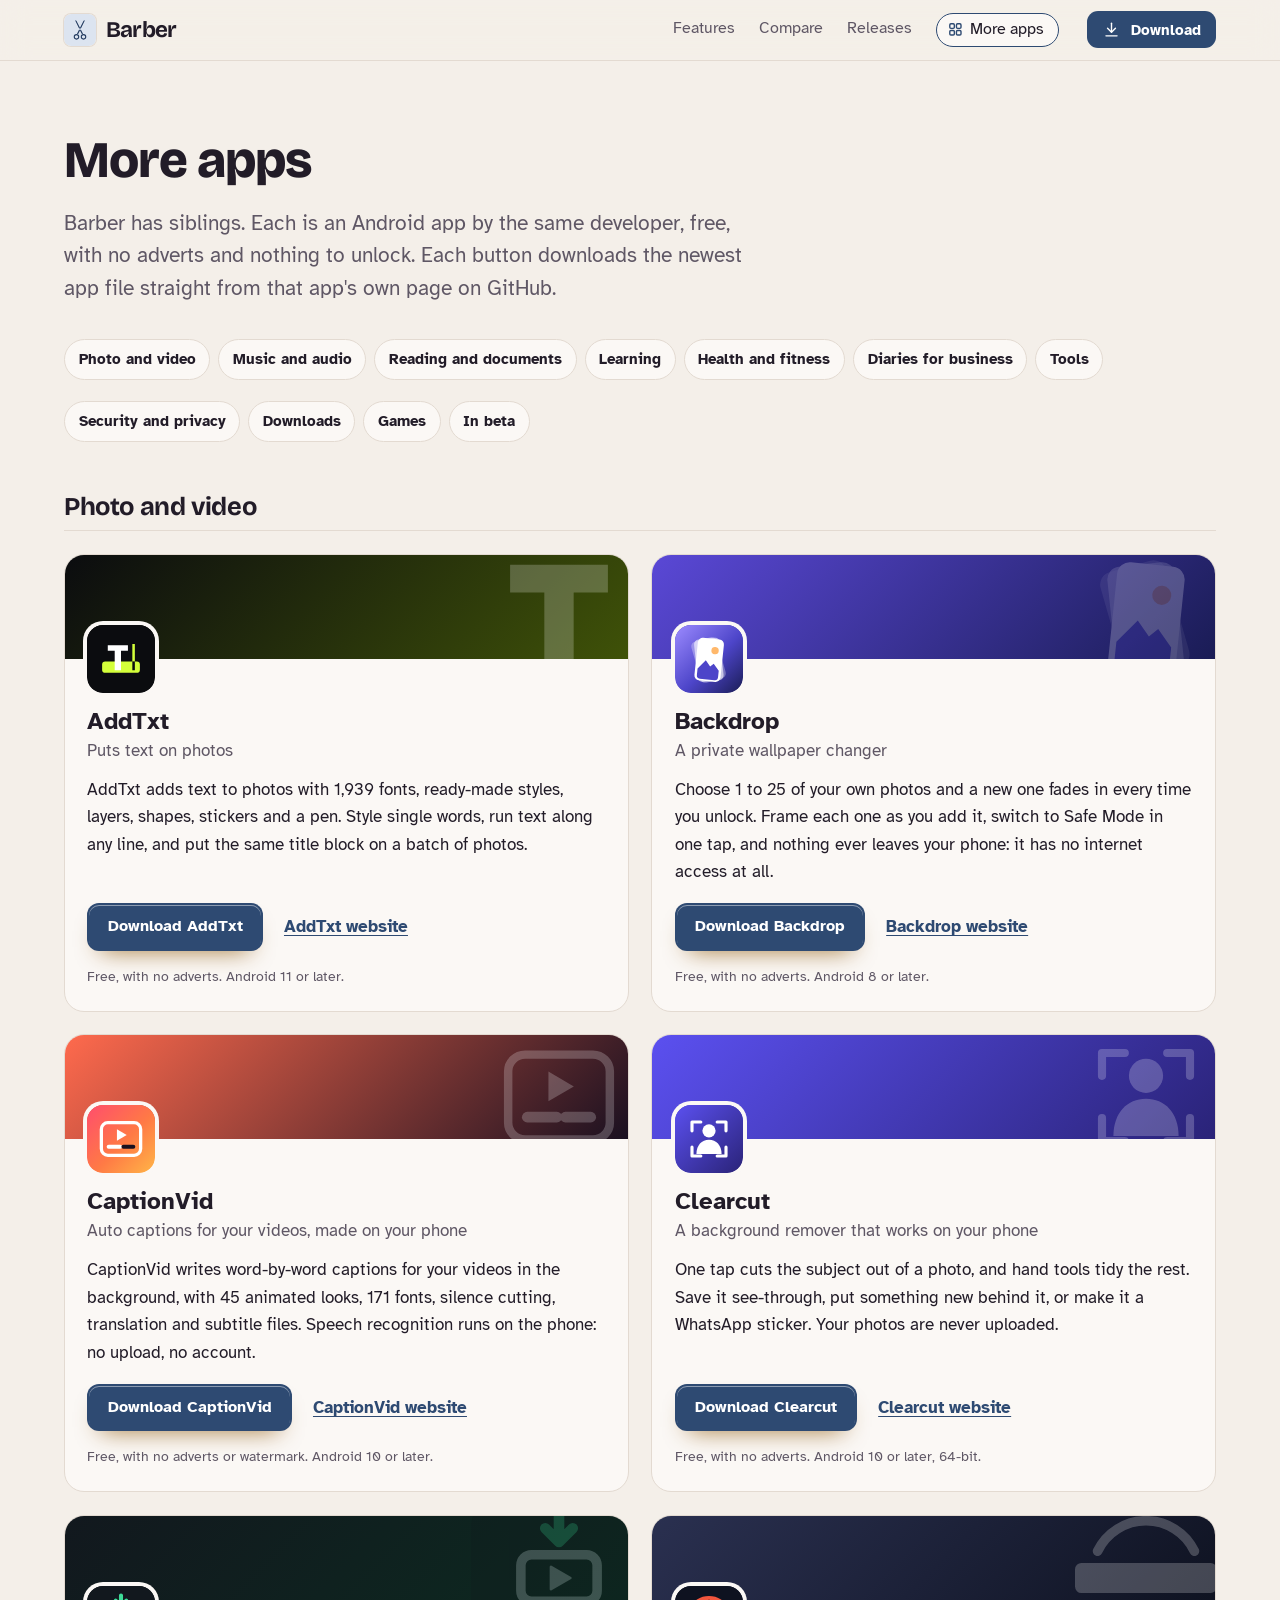
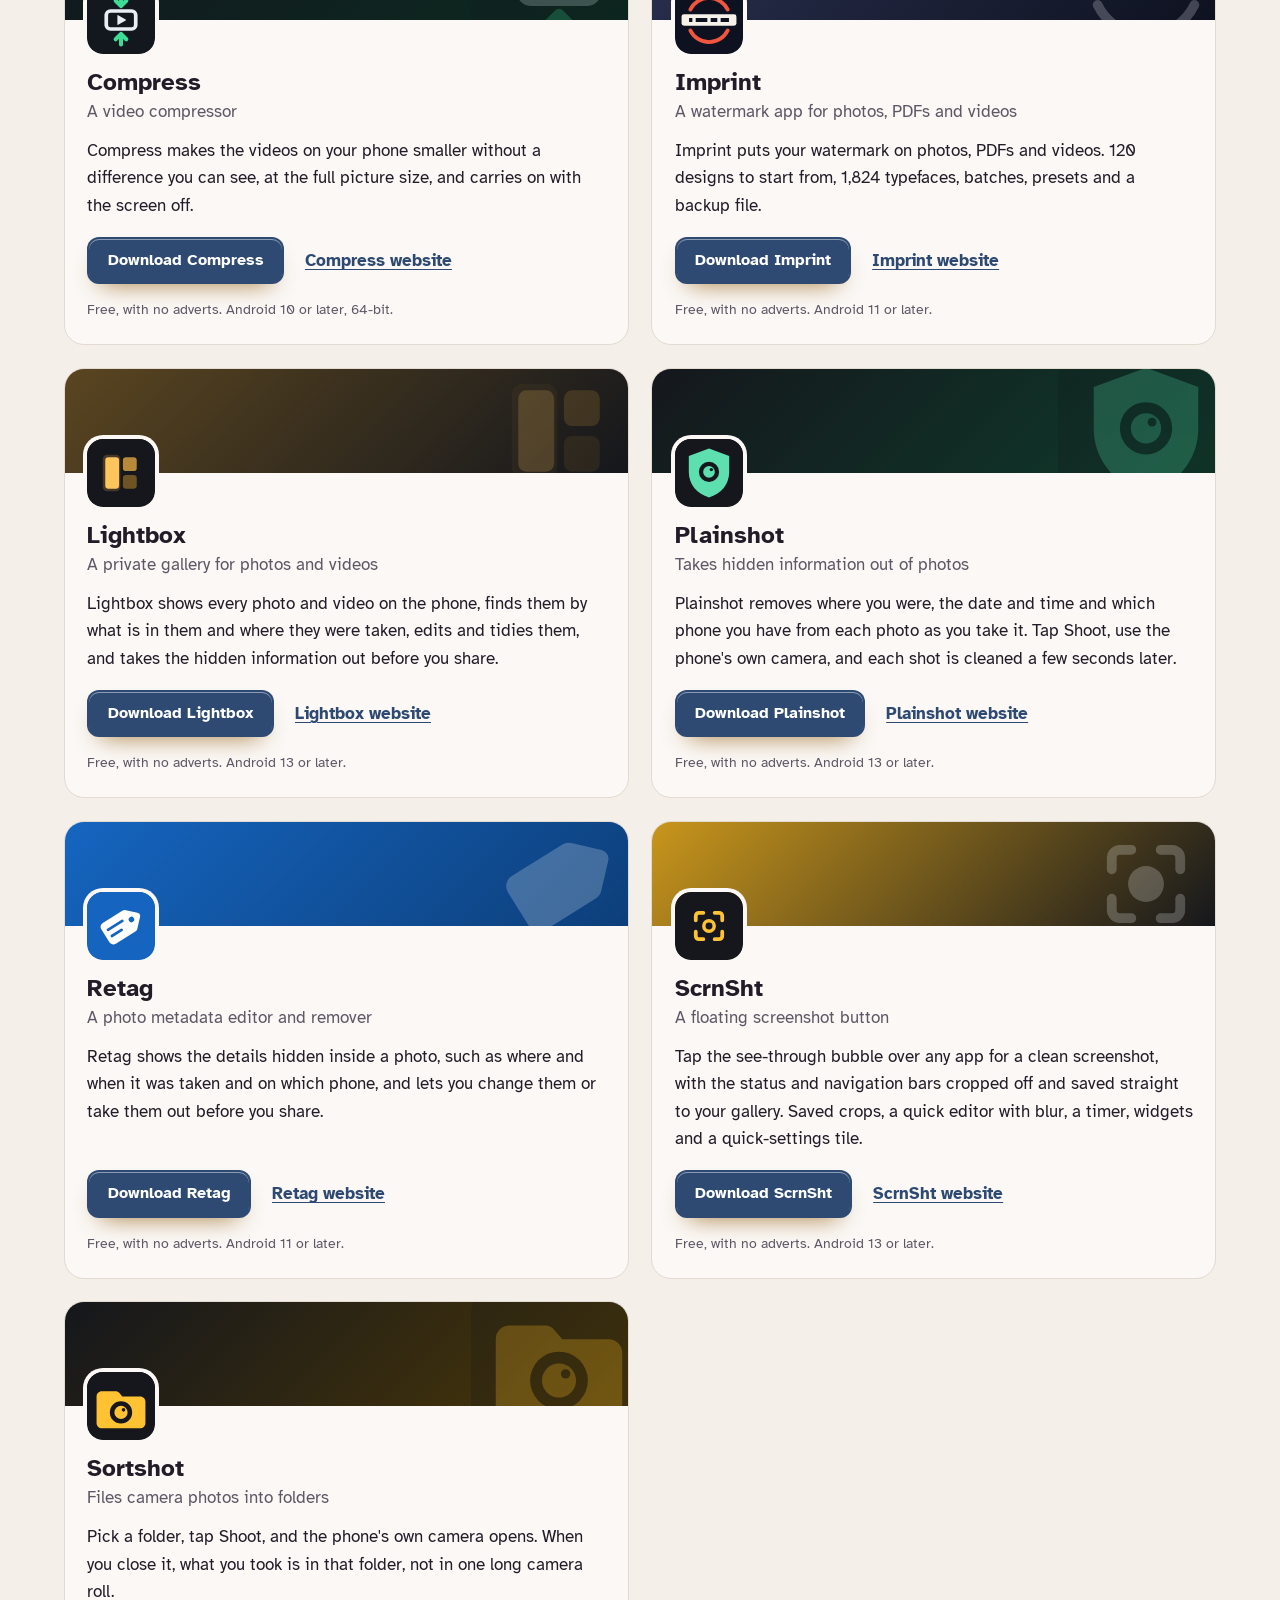
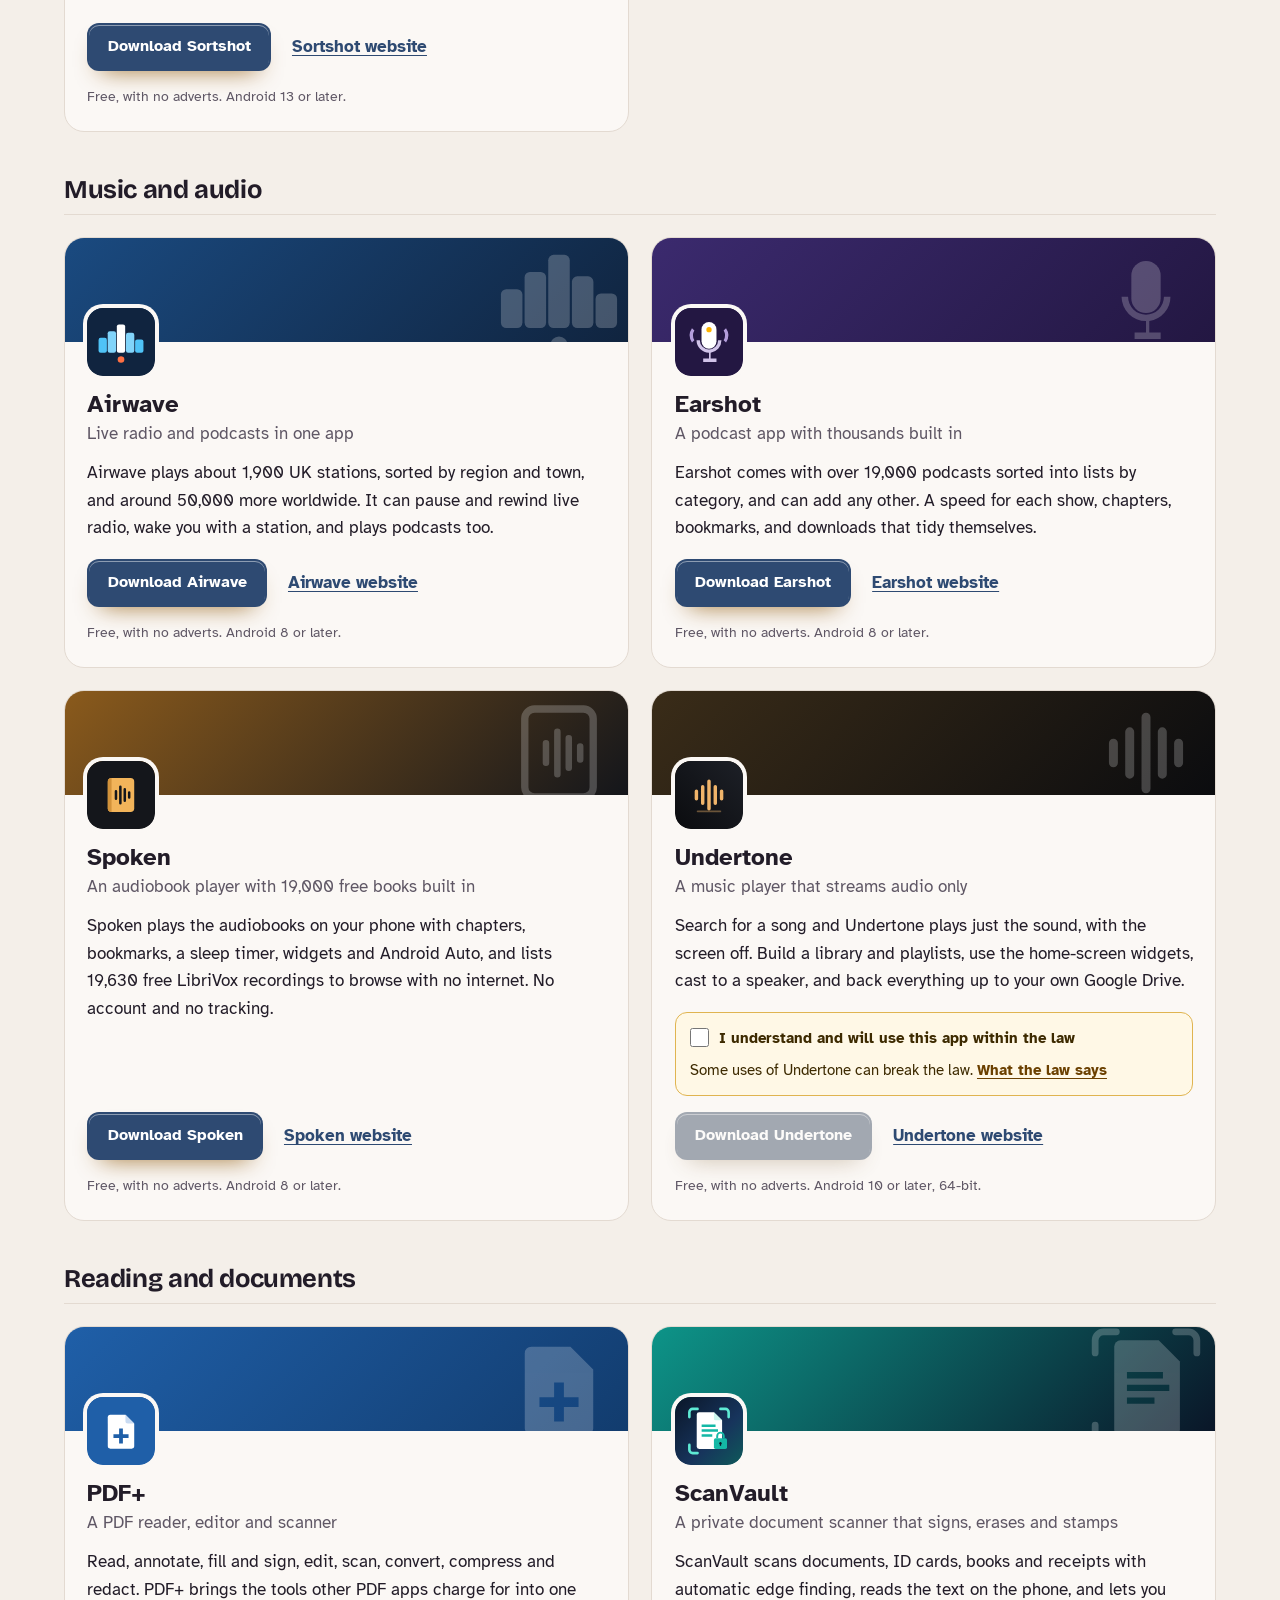
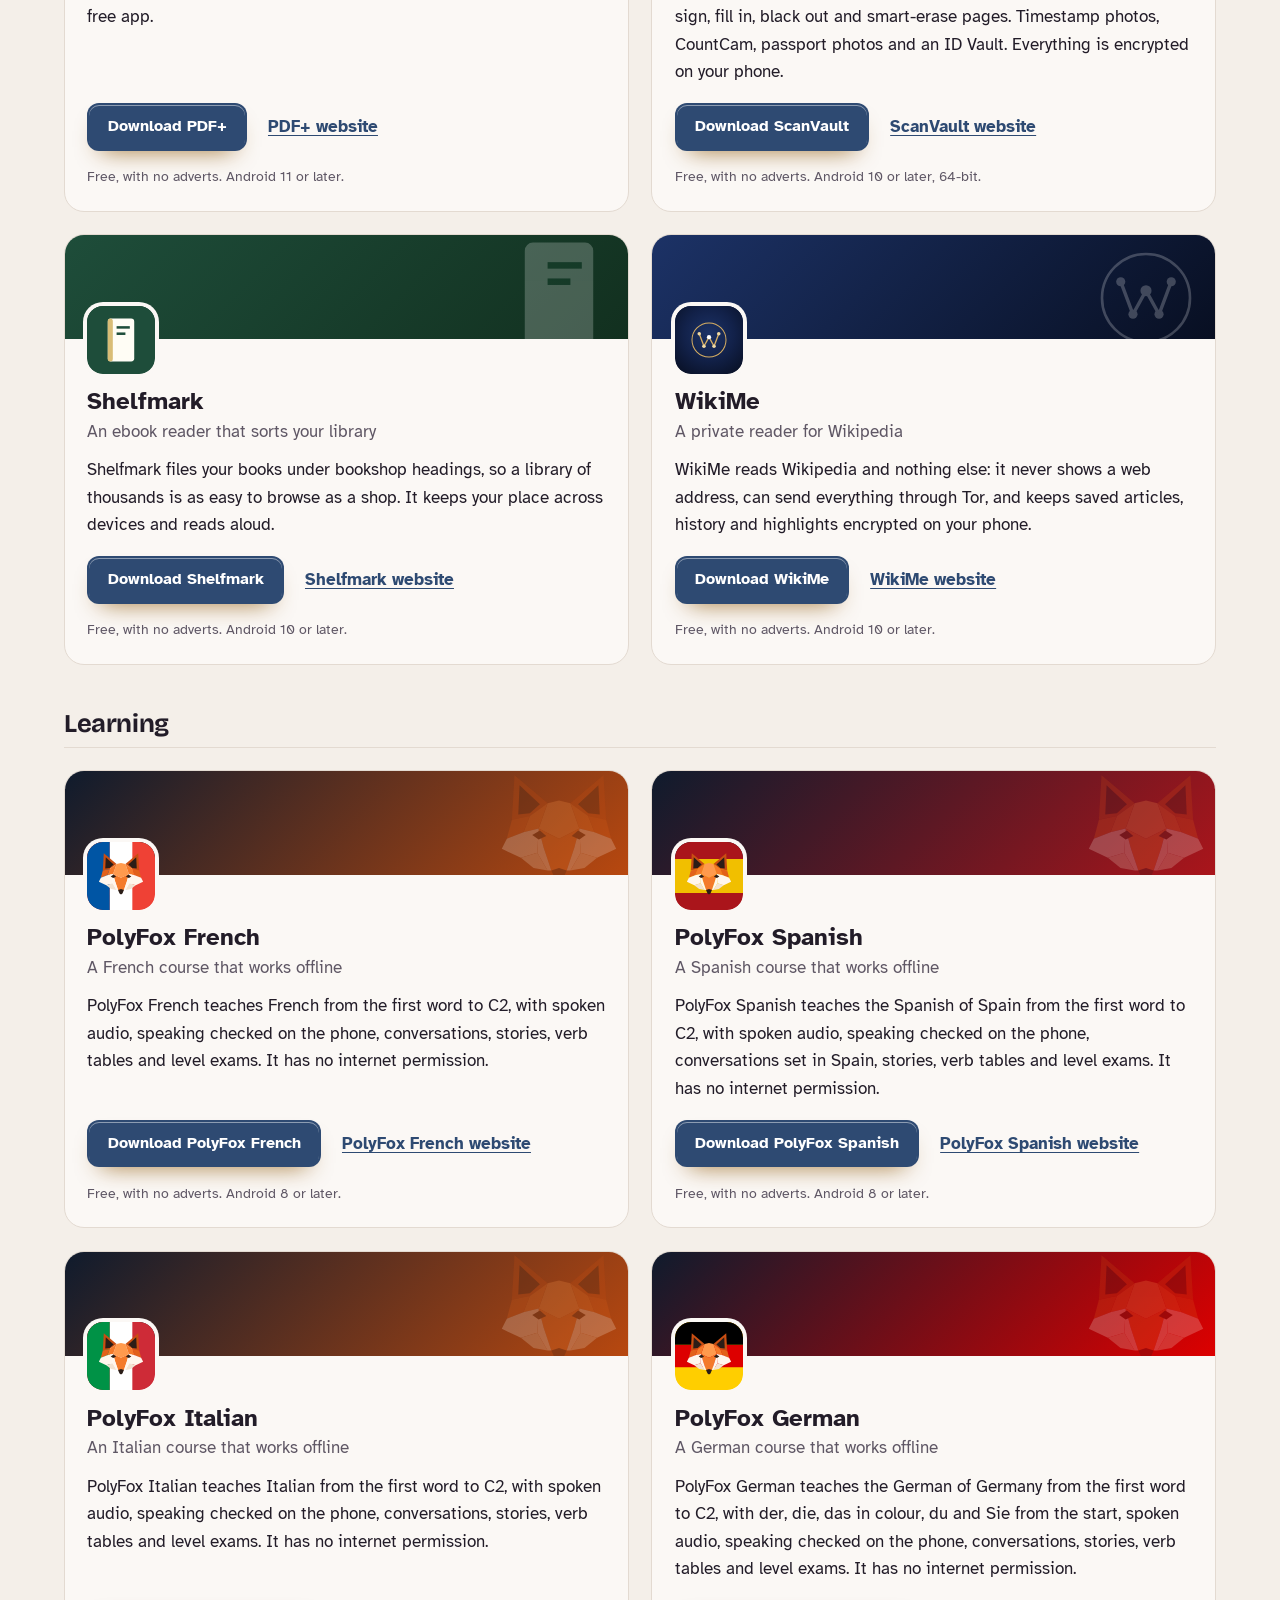
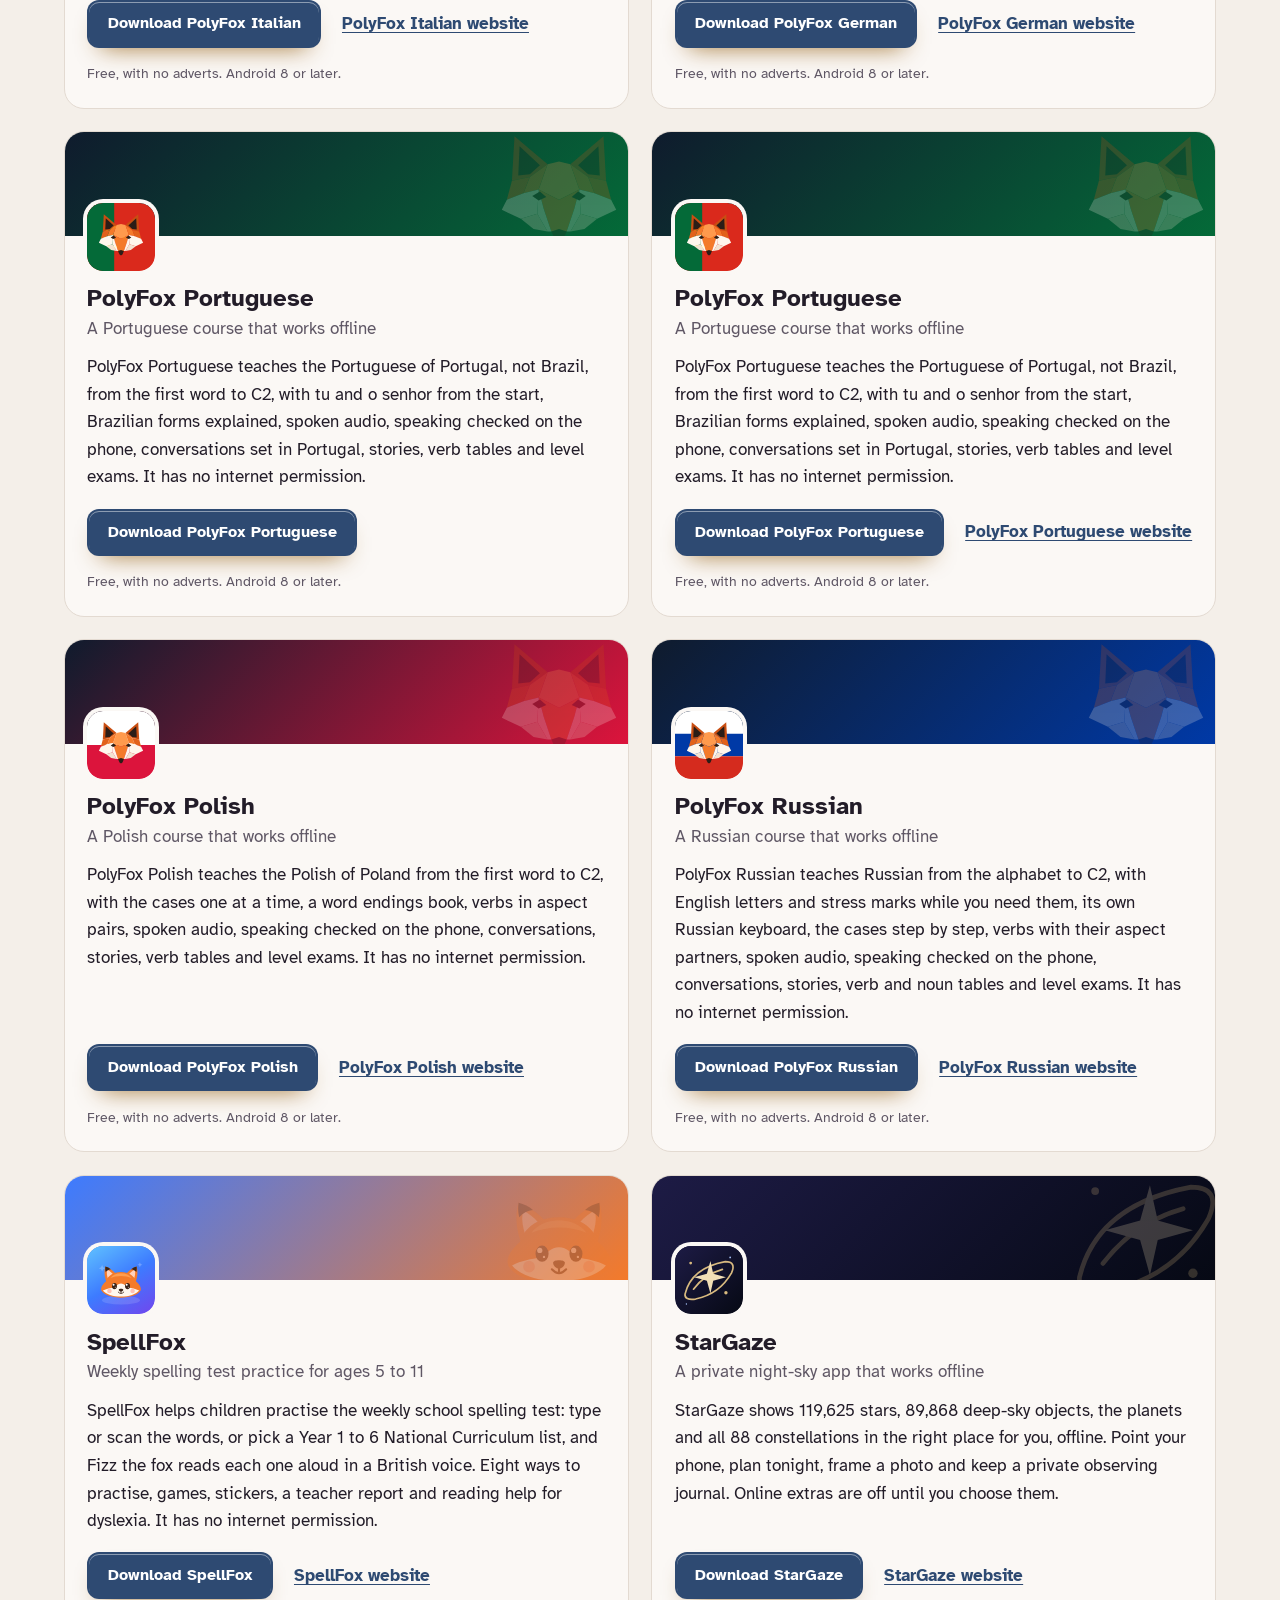
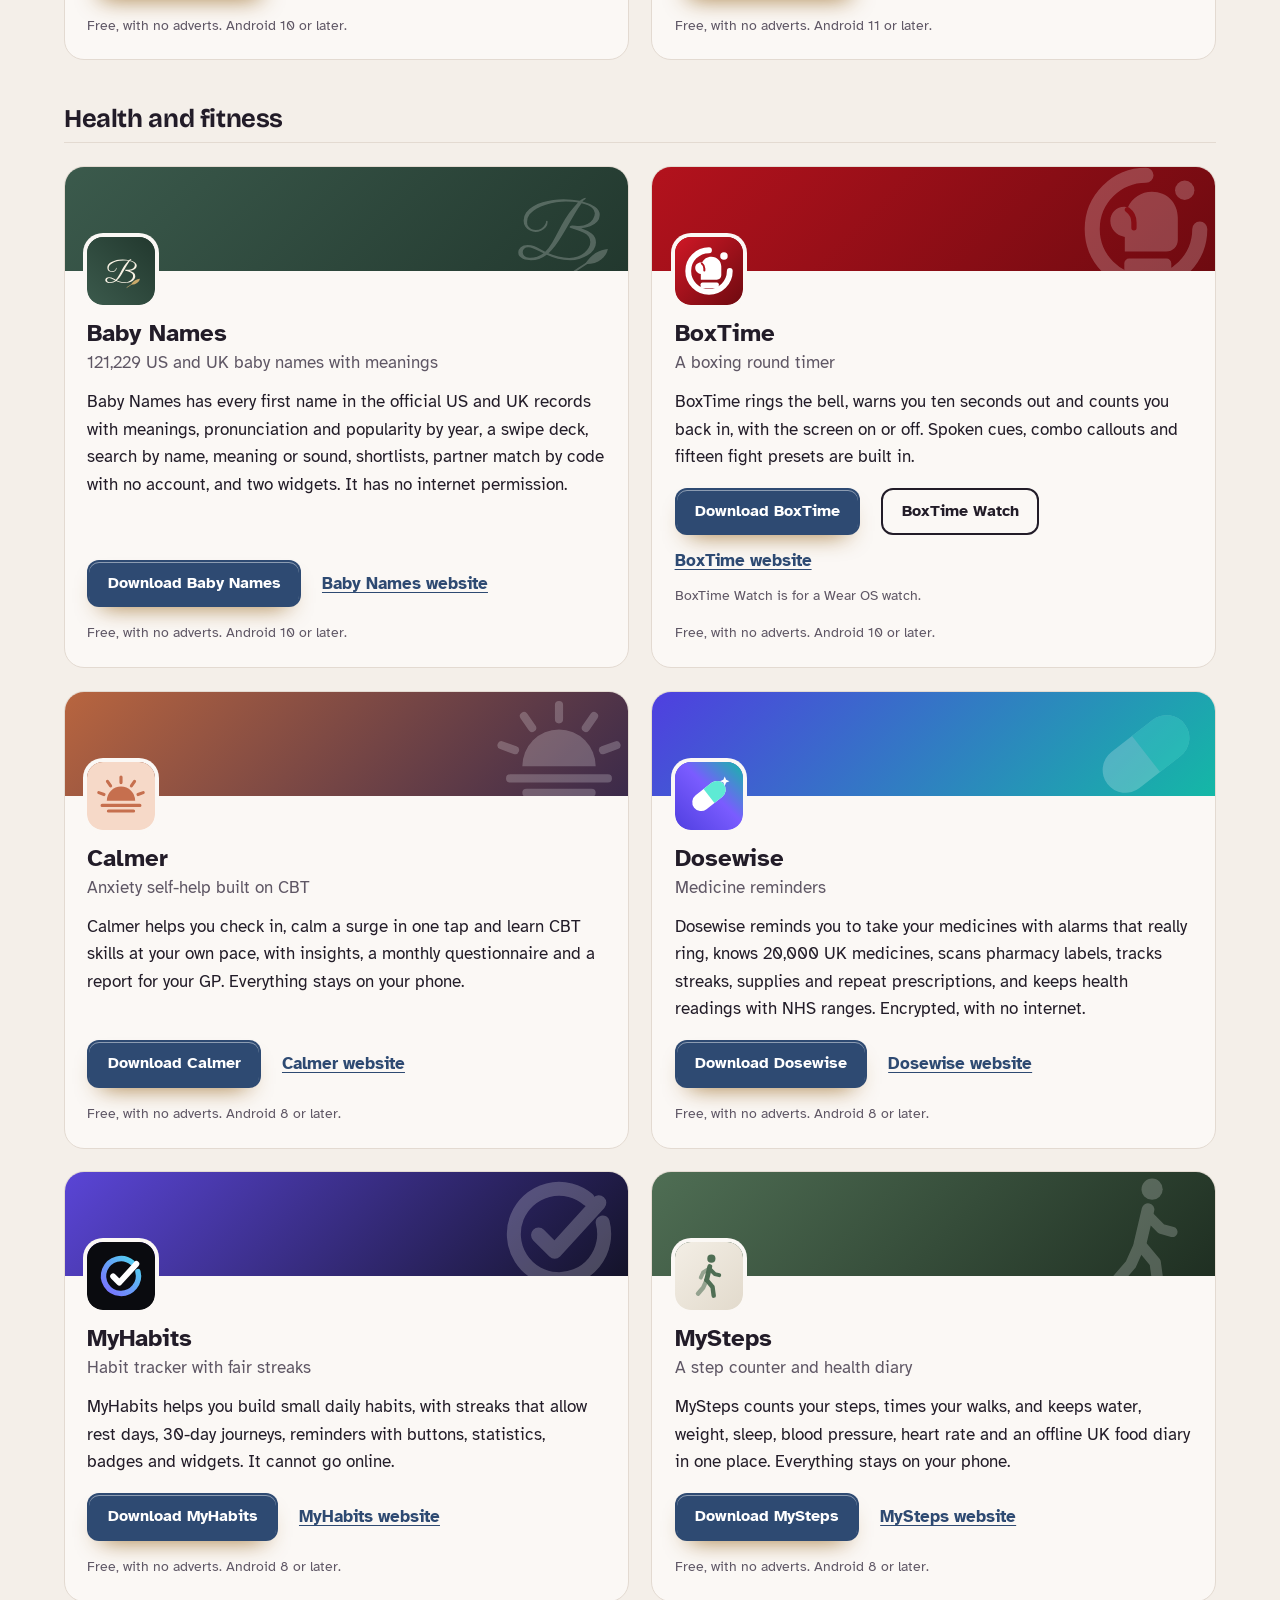
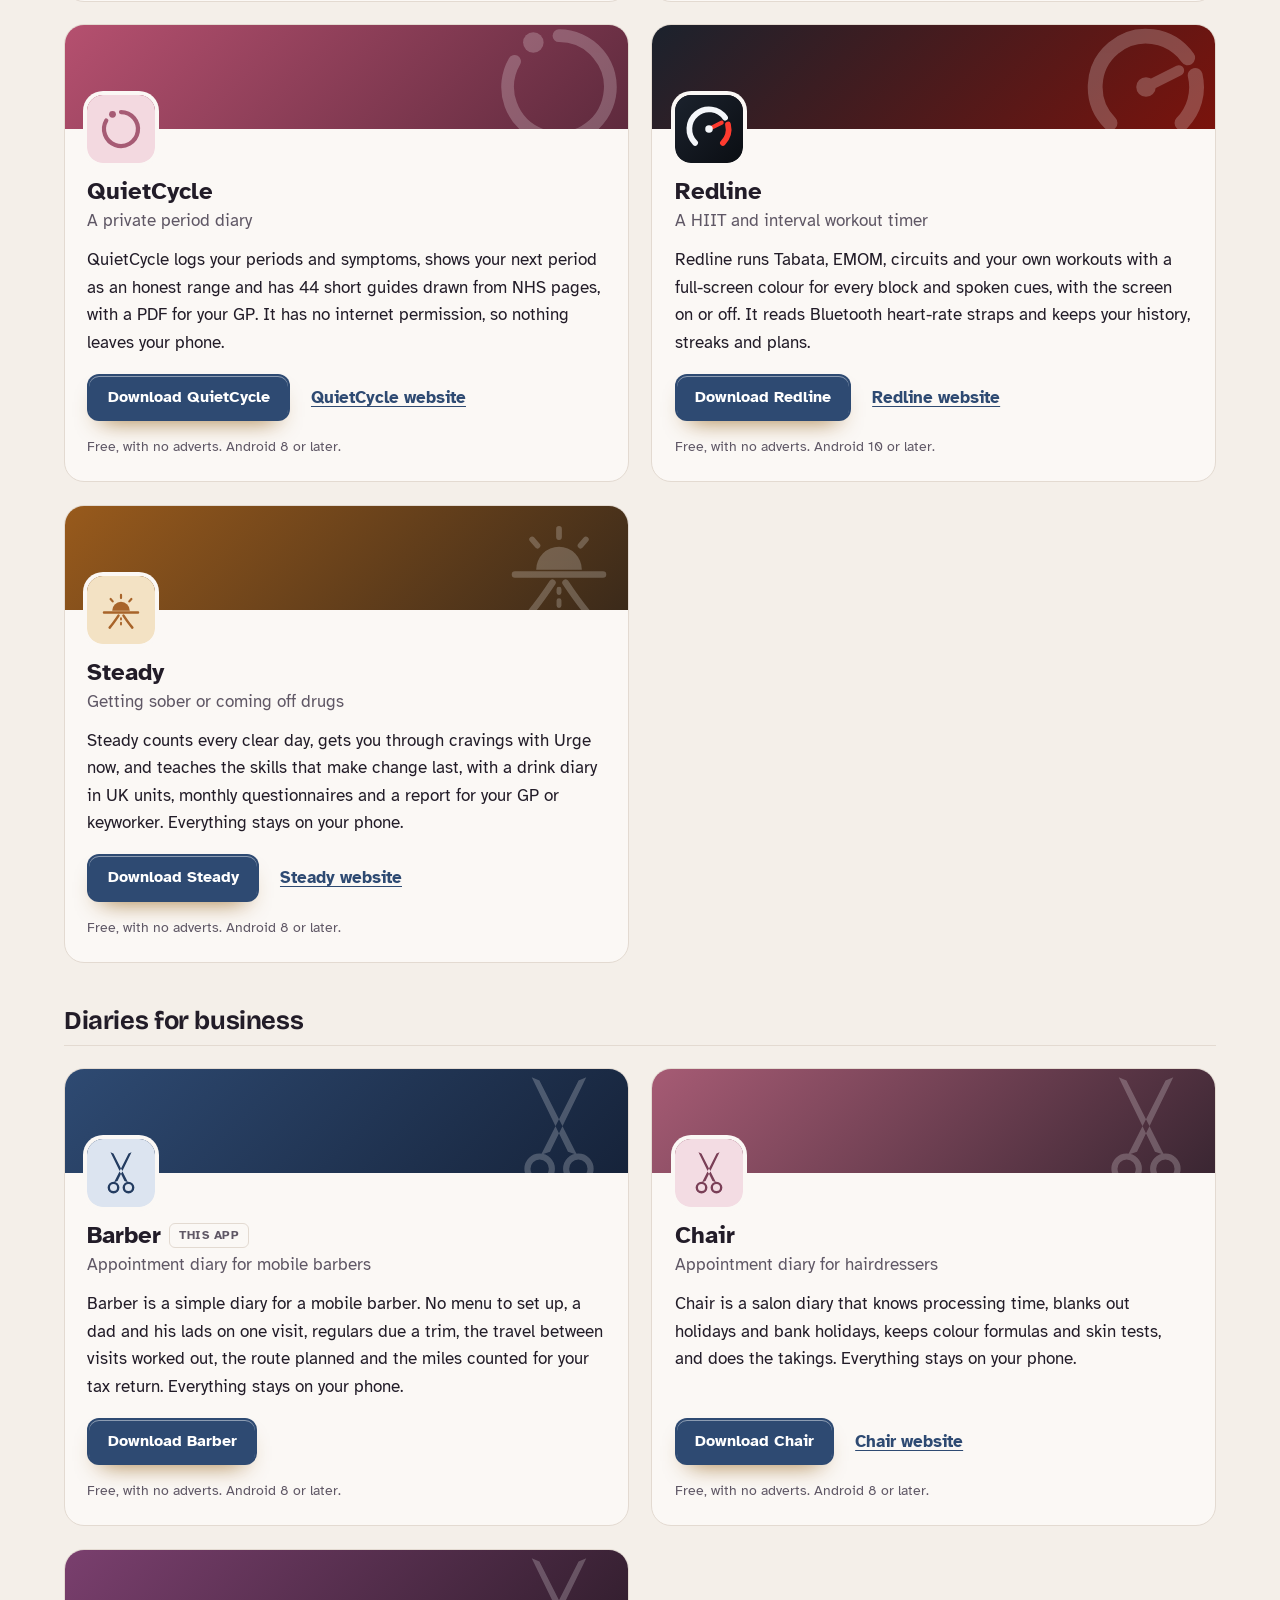
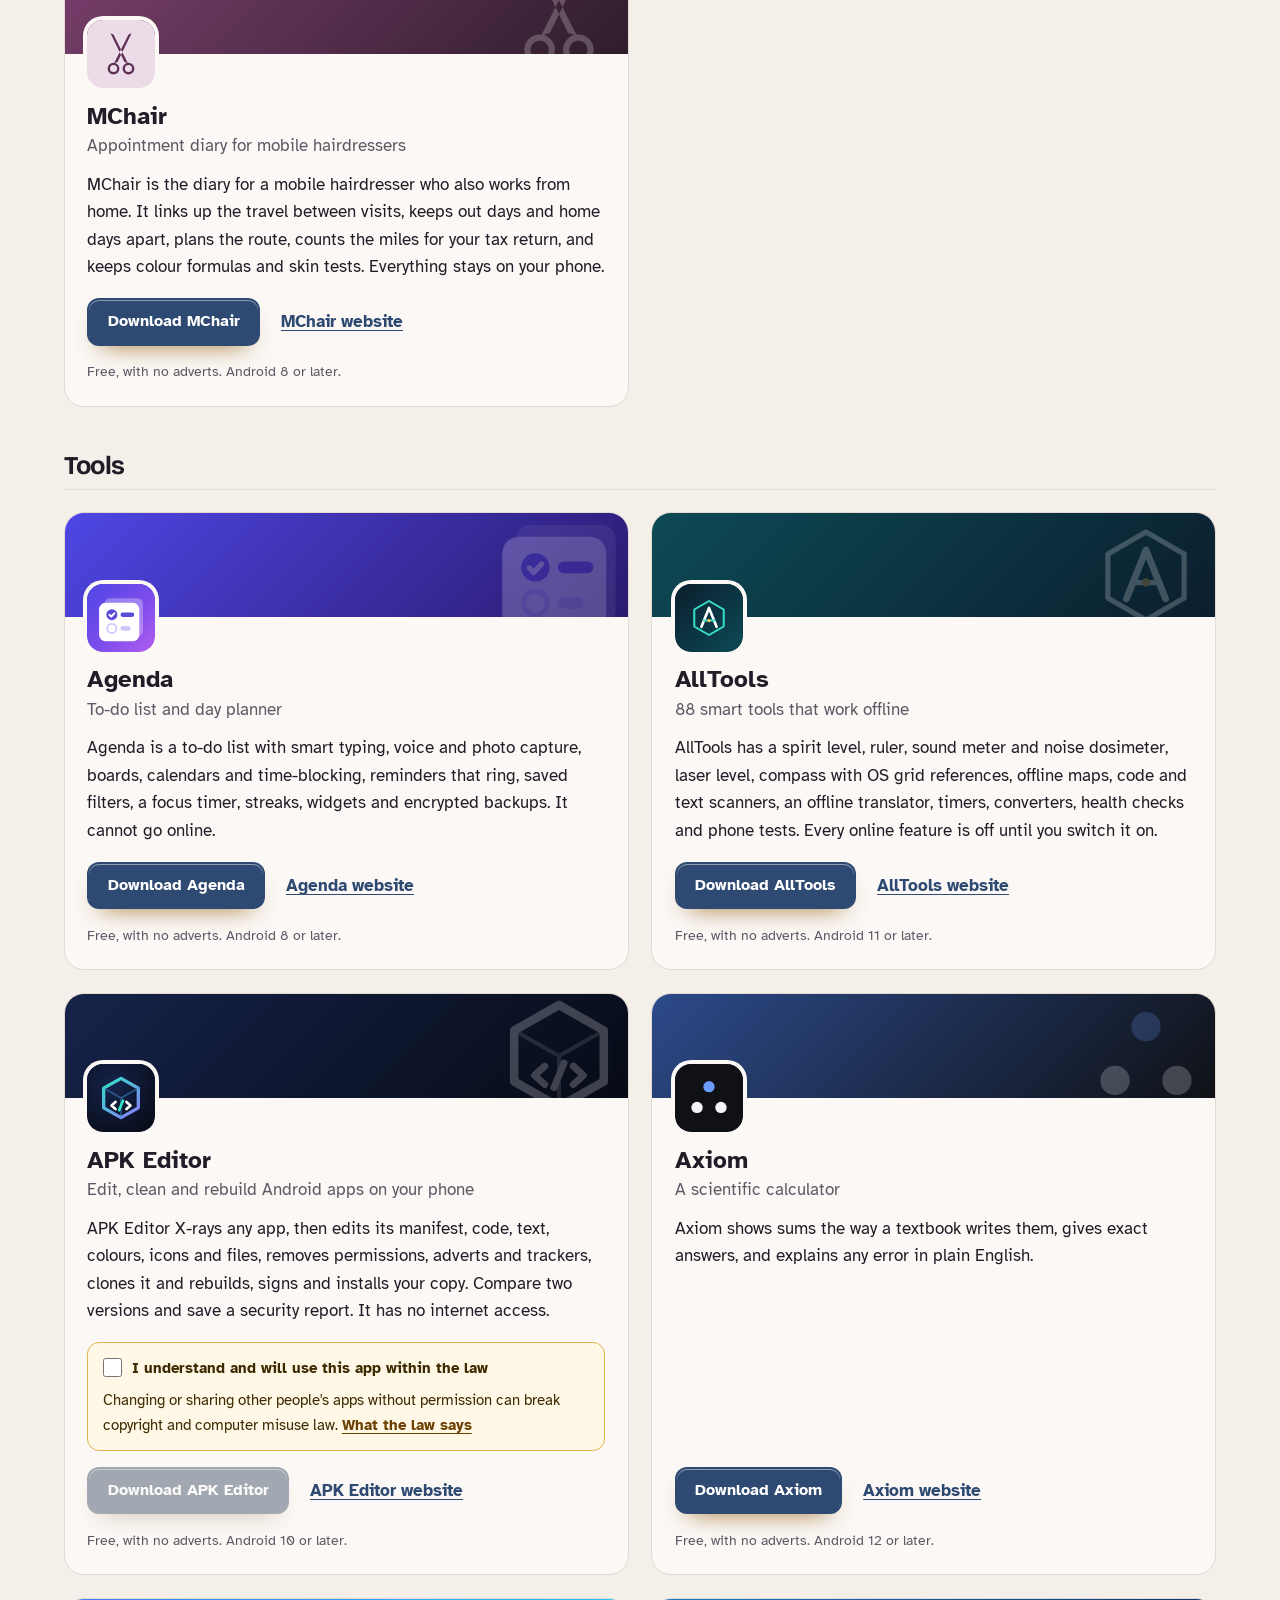
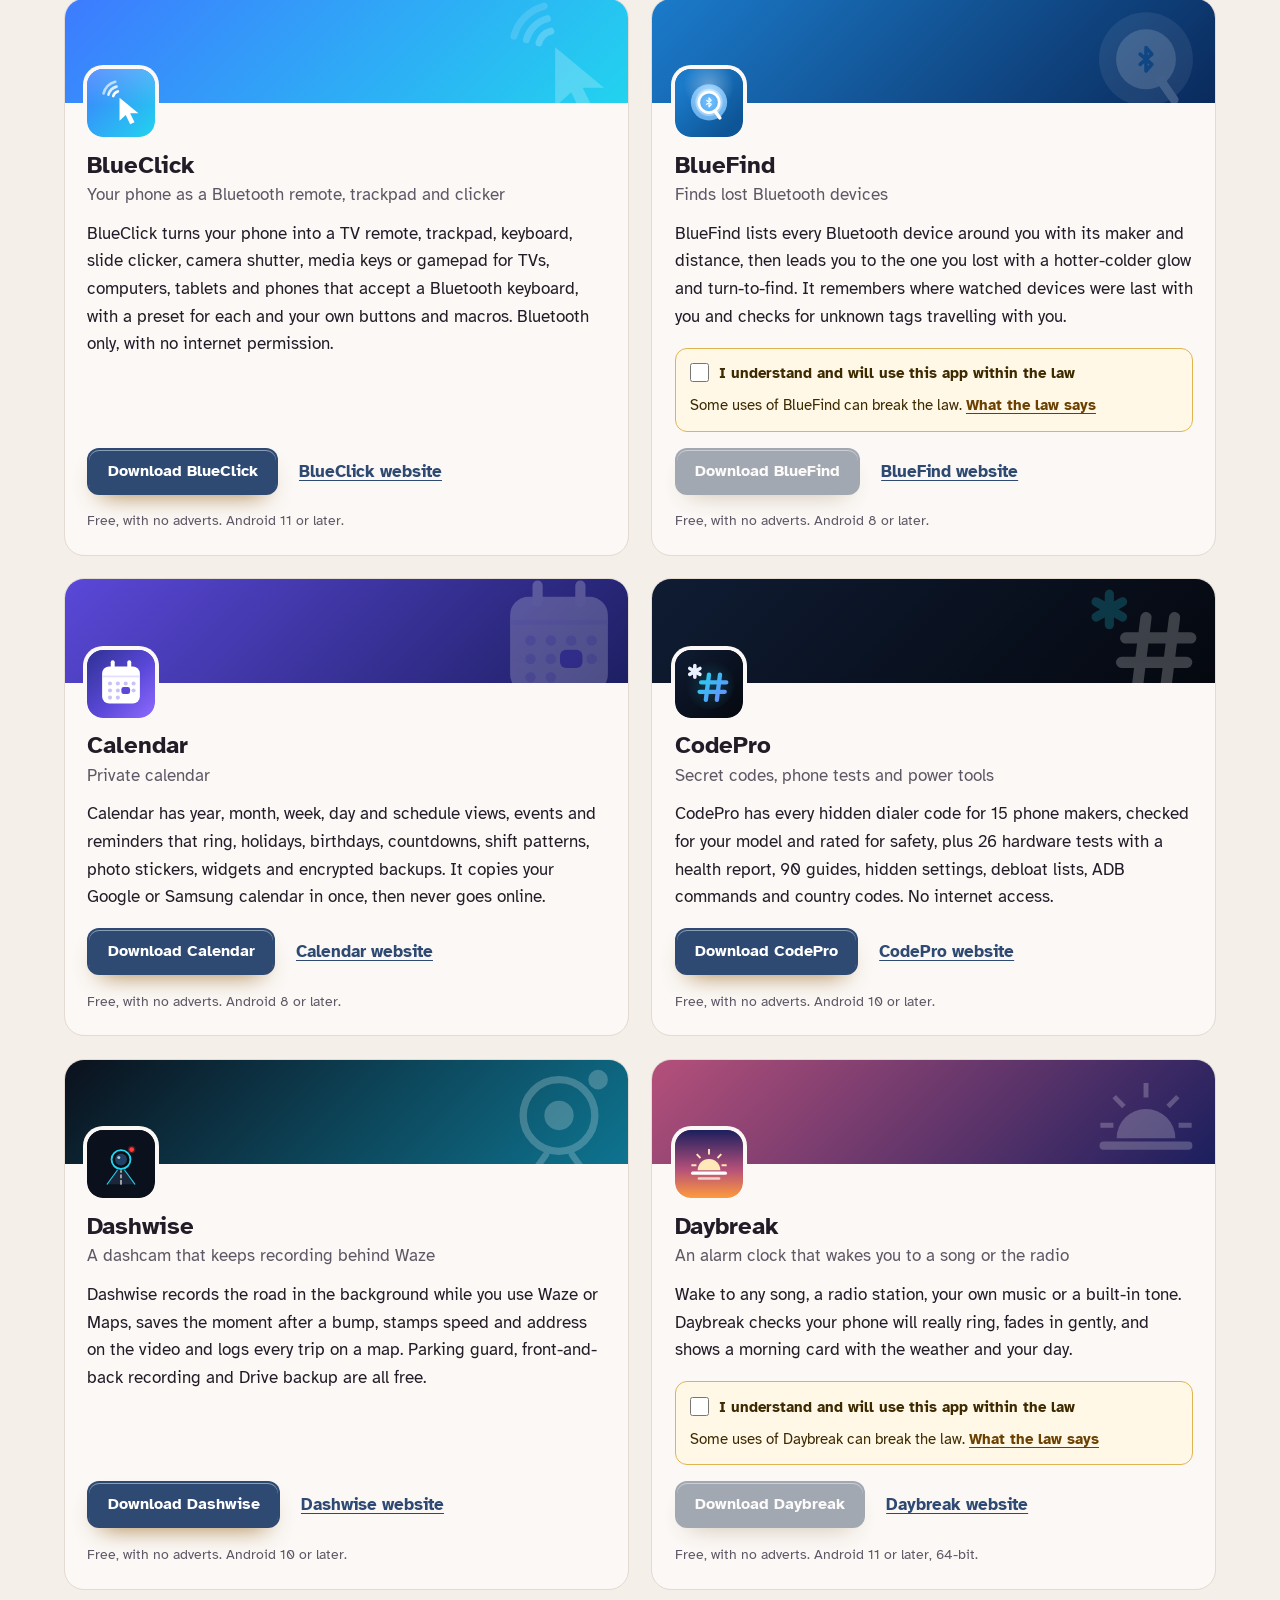
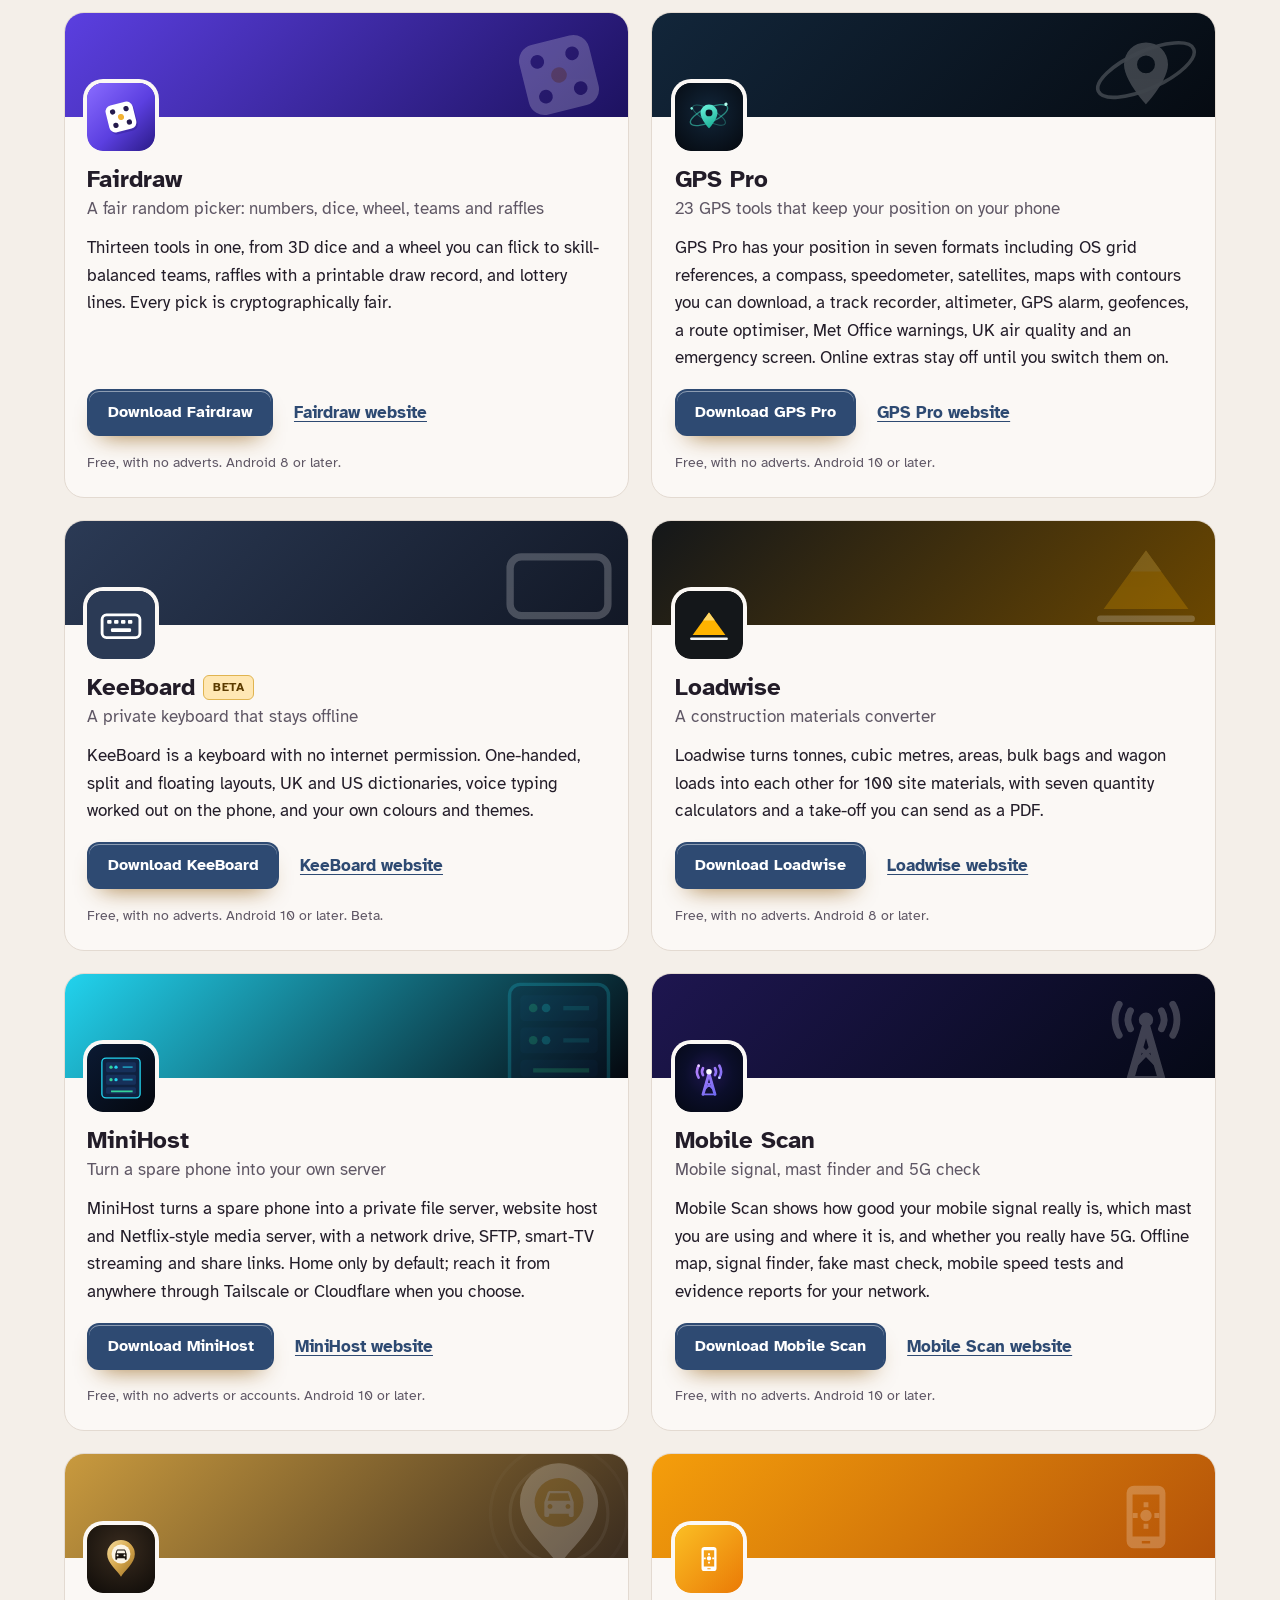
<file: more-apps.html>
<!DOCTYPE html>
<html lang="en-GB">
<head>
<meta charset="utf-8">
<meta name="viewport" content="width=device-width, initial-scale=1">
<title>More free Android apps from the maker of Barber</title>
<meta name="description" content="All 99 free Android apps from the maker of Barber, in one list by category, each with its download and a link to its website.">
<meta name="author" content="Jonathan Jackson">
<link rel="canonical" href="https://customgpter.github.io/barber/more-apps.html">
<meta name="theme-color" content="#f4efe9" media="(prefers-color-scheme: light)">
<meta name="theme-color" content="#17141b" media="(prefers-color-scheme: dark)">
<meta property="og:type" content="website">
<meta property="og:site_name" content="Barber">
<meta property="og:title" content="More free Android apps from the maker of Barber">
<meta property="og:description" content="All 99 free Android apps from the maker of Barber, in one list by category, each with its download and a link to its website.">
<meta property="og:url" content="https://customgpter.github.io/barber/more-apps.html">
<meta property="og:image" content="https://customgpter.github.io/barber/assets/og.png">
<meta property="og:image:width" content="1200">
<meta property="og:image:height" content="630">
<meta property="og:image:alt" content="Barber&#x27;s day view with visits out and at home">
<meta property="og:locale" content="en_GB">
<meta name="twitter:card" content="summary_large_image">
<link rel="icon" href="./assets/favicon.svg" type="image/svg+xml">
<link rel="apple-touch-icon" href="./assets/apple-touch-icon.png">
<link rel="preload" href="./assets/fonts/bricolage-grotesque-latin.woff2" as="font" type="font/woff2" crossorigin>
<link rel="preload" href="./assets/fonts/atkinson-hyperlegible-latin-400-normal.woff2" as="font" type="font/woff2" crossorigin>
<link rel="stylesheet" href="./assets/site.css?v=1">
<link rel="stylesheet" href="./assets/house.css?v=1">
<script type="application/ld+json">{"@context":"https://schema.org","@type":"ItemList","name":"Apps from the maker of Barber","url":"https://customgpter.github.io/barber/more-apps.html","itemListElement":[{"@type":"ListItem","position":1,"name":"AddTxt","url":"https://customgpter.github.io/addtxt/"},{"@type":"ListItem","position":2,"name":"Backdrop","url":"https://customgpter.github.io/backdrop/"},{"@type":"ListItem","position":3,"name":"CaptionVid","url":"https://customgpter.github.io/captionvid/"},{"@type":"ListItem","position":4,"name":"Clearcut","url":"https://customgpter.github.io/clearcut/"},{"@type":"ListItem","position":5,"name":"Compress","url":"https://customgpter.github.io/compress/"},{"@type":"ListItem","position":6,"name":"Imprint","url":"https://customgpter.github.io/imprint/"},{"@type":"ListItem","position":7,"name":"Lightbox","url":"https://customgpter.github.io/lightbox/"},{"@type":"ListItem","position":8,"name":"Plainshot","url":"https://customgpter.github.io/plainshot/"},{"@type":"ListItem","position":9,"name":"Retag","url":"https://customgpter.github.io/retag/"},{"@type":"ListItem","position":10,"name":"ScrnSht","url":"https://customgpter.github.io/scrnsht/"},{"@type":"ListItem","position":11,"name":"Sortshot","url":"https://customgpter.github.io/sortshot/"},{"@type":"ListItem","position":12,"name":"Airwave","url":"https://customgpter.github.io/airwave/"},{"@type":"ListItem","position":13,"name":"Earshot","url":"https://customgpter.github.io/earshot/"},{"@type":"ListItem","position":14,"name":"Spoken","url":"https://customgpter.github.io/spoken/"},{"@type":"ListItem","position":15,"name":"Undertone","url":"https://customgpter.github.io/undertone/"},{"@type":"ListItem","position":16,"name":"PDF+","url":"https://customgpter.github.io/pdfplus/"},{"@type":"ListItem","position":17,"name":"ScanVault","url":"https://customgpter.github.io/scanvault/"},{"@type":"ListItem","position":18,"name":"Shelfmark","url":"https://customgpter.github.io/shelfmark/"},{"@type":"ListItem","position":19,"name":"WikiMe","url":"https://customgpter.github.io/wikime/"},{"@type":"ListItem","position":20,"name":"PolyFox French","url":"https://customgpter.github.io/polyfox/"},{"@type":"ListItem","position":21,"name":"PolyFox German","url":"https://customgpter.github.io/polyfox-german/"},{"@type":"ListItem","position":22,"name":"PolyFox Portuguese","url":"https://customgpter.github.io/polyfox-portuguese/"},{"@type":"ListItem","position":23,"name":"PolyFox Polish","url":"https://customgpter.github.io/polyfox-polish/"},{"@type":"ListItem","position":24,"name":"PolyFox Russian","url":"https://customgpter.github.io/polyfox-russian/"},{"@type":"ListItem","position":25,"name":"SpellFox","url":"https://customgpter.github.io/spellfox/"},{"@type":"ListItem","position":26,"name":"StarGaze","url":"https://customgpter.github.io/stargaze/"},{"@type":"ListItem","position":27,"name":"Baby Names","url":"https://customgpter.github.io/babynames/"},{"@type":"ListItem","position":28,"name":"BoxTime","url":"https://customgpter.github.io/boxtime/"},{"@type":"ListItem","position":29,"name":"Calmer","url":"https://customgpter.github.io/calmer/"},{"@type":"ListItem","position":30,"name":"Dosewise","url":"https://customgpter.github.io/dosewise/"},{"@type":"ListItem","position":31,"name":"MyHabits","url":"https://customgpter.github.io/myhabits/"},{"@type":"ListItem","position":32,"name":"MySteps","url":"https://customgpter.github.io/mysteps/"},{"@type":"ListItem","position":33,"name":"QuietCycle","url":"https://customgpter.github.io/quietcycle/"},{"@type":"ListItem","position":34,"name":"Redline","url":"https://customgpter.github.io/redline/"},{"@type":"ListItem","position":35,"name":"Steady","url":"https://customgpter.github.io/steady/"},{"@type":"ListItem","position":36,"name":"Barber","url":"https://customgpter.github.io/barber/"},{"@type":"ListItem","position":37,"name":"Chair","url":"https://customgpter.github.io/chair/"},{"@type":"ListItem","position":38,"name":"MChair","url":"https://customgpter.github.io/mchair/"},{"@type":"ListItem","position":39,"name":"Agenda","url":"https://customgpter.github.io/agenda/"},{"@type":"ListItem","position":40,"name":"AllTools","url":"https://customgpter.github.io/alltools/"},{"@type":"ListItem","position":41,"name":"APK Editor","url":"https://customgpter.github.io/apkeditor/"},{"@type":"ListItem","position":42,"name":"Axiom","url":"https://customgpter.github.io/axiom/"},{"@type":"ListItem","position":43,"name":"BlueClick","url":"https://customgpter.github.io/blueclick/"},{"@type":"ListItem","position":44,"name":"BlueFind","url":"https://customgpter.github.io/bluefind/"},{"@type":"ListItem","position":45,"name":"Calendar","url":"https://customgpter.github.io/calendar/"},{"@type":"ListItem","position":46,"name":"CodePro","url":"https://customgpter.github.io/codepro/"},{"@type":"ListItem","position":47,"name":"Dashwise","url":"https://customgpter.github.io/dashwise/"},{"@type":"ListItem","position":48,"name":"Daybreak","url":"https://customgpter.github.io/daybreak/"},{"@type":"ListItem","position":49,"name":"Fairdraw","url":"https://customgpter.github.io/fairdraw/"},{"@type":"ListItem","position":50,"name":"GPS Pro","url":"https://customgpter.github.io/gpspro/"},{"@type":"ListItem","position":51,"name":"KeeBoard","url":"https://customgpter.github.io/keeboard/"},{"@type":"ListItem","position":52,"name":"Loadwise","url":"https://customgpter.github.io/loadwise/"},{"@type":"ListItem","position":53,"name":"MiniHost","url":"https://customgpter.github.io/minihost/"},{"@type":"ListItem","position":54,"name":"Mobile Scan","url":"https://customgpter.github.io/mobilescan/"},{"@type":"ListItem","position":55,"name":"Parkwise","url":"https://customgpter.github.io/parkwise/"},{"@type":"ListItem","position":56,"name":"Pocketmind","url":"https://customgpter.github.io/pocketmind/"},{"@type":"ListItem","position":57,"name":"Refine","url":"https://customgpter.github.io/refine/"},{"@type":"ListItem","position":58,"name":"Shiftwise","url":"https://customgpter.github.io/shiftwise/"},{"@type":"ListItem","position":59,"name":"SimpleCalc","url":"https://customgpter.github.io/simplecalc/"},{"@type":"ListItem","position":60,"name":"Skyline","url":"https://customgpter.github.io/skyline/"},{"@type":"ListItem","position":61,"name":"Slipway","url":"https://customgpter.github.io/slipway/"},{"@type":"ListItem","position":62,"name":"Tagger","url":"https://customgpter.github.io/tagger/"},{"@type":"ListItem","position":63,"name":"TotalClean","url":"https://customgpter.github.io/totalclean/"},{"@type":"ListItem","position":64,"name":"TVLink","url":"https://customgpter.github.io/tvlink/"},{"@type":"ListItem","position":65,"name":"Unbox","url":"https://customgpter.github.io/unbox/"},{"@type":"ListItem","position":66,"name":"WhatsKeep","url":"https://customgpter.github.io/whatskeep/"},{"@type":"ListItem","position":67,"name":"WiFi Scan","url":"https://customgpter.github.io/wifiscan/"},{"@type":"ListItem","position":68,"name":"Auditly","url":"https://customgpter.github.io/auditly/"},{"@type":"ListItem","position":69,"name":"Backchannel","url":"https://customgpter.github.io/backchannel/"},{"@type":"ListItem","position":70,"name":"ENotes","url":"https://customgpter.github.io/enotes/"},{"@type":"ListItem","position":71,"name":"FindMe","url":"https://customgpter.github.io/findme/"},{"@type":"ListItem","position":72,"name":"iLock","url":"https://customgpter.github.io/ilock/"},{"@type":"ListItem","position":73,"name":"ImSafe","url":"https://customgpter.github.io/imsafe/"},{"@type":"ListItem","position":74,"name":"IShred","url":"https://customgpter.github.io/ishred/"},{"@type":"ListItem","position":75,"name":"LockBox","url":"https://customgpter.github.io/lockbox/"},{"@type":"ListItem","position":76,"name":"PassVault","url":"https://customgpter.github.io/passvault/"},{"@type":"ListItem","position":77,"name":"SpyFind","url":"https://customgpter.github.io/spyfind/"},{"@type":"ListItem","position":78,"name":"TextWipe","url":"https://customgpter.github.io/textwipe/"},{"@type":"ListItem","position":79,"name":"Tracewire","url":"https://customgpter.github.io/tracewire/"},{"@type":"ListItem","position":80,"name":"Vigil","url":"https://customgpter.github.io/vigil/"},{"@type":"ListItem","position":81,"name":"Grab","url":"https://customgpter.github.io/grab/"},{"@type":"ListItem","position":82,"name":"Swarm","url":"https://customgpter.github.io/swarm/"},{"@type":"ListItem","position":83,"name":"Plane Games","url":"https://customgpter.github.io/plane-games/"},{"@type":"ListItem","position":84,"name":"Ninefold","url":"https://customgpter.github.io/ninefold/"},{"@type":"ListItem","position":85,"name":"Cubewise","url":"https://customgpter.github.io/cubewise/"},{"@type":"ListItem","position":86,"name":"Tilewise","url":"https://customgpter.github.io/tilewise/"},{"@type":"ListItem","position":87,"name":"Letterwise","url":"https://customgpter.github.io/letterwise/"},{"@type":"ListItem","position":88,"name":"Kingside","url":"https://customgpter.github.io/kingside/"},{"@type":"ListItem","position":89,"name":"Deckhand","url":"https://customgpter.github.io/deckhand/"},{"@type":"ListItem","position":90,"name":"SNESForge","url":"https://customgpter.github.io/snesforge/"},{"@type":"ListItem","position":91,"name":"Fame Boy","url":"https://customgpter.github.io/fameboy/"},{"@type":"ListItem","position":92,"name":"PSPPro","url":"https://customgpter.github.io/psppro/"},{"@type":"ListItem","position":93,"name":"MegaGen","url":"https://customgpter.github.io/megagen/"},{"@type":"ListItem","position":94,"name":"QVR","url":"https://customgpter.github.io/qvr/"},{"@type":"ListItem","position":95,"name":"QVR Watch","url":"https://customgpter.github.io/qvr-watch/"},{"@type":"ListItem","position":96,"name":"QVRLite","url":"https://customgpter.github.io/qvrlite/"},{"@type":"ListItem","position":97,"name":"Onionz","url":"https://customgpter.github.io/onionz/"},{"@type":"ListItem","position":98,"name":"OnionzWeb","url":"https://customgpter.github.io/onionzweb/"}]}</script>
<link rel="stylesheet" href="./assets/apps-list.css?v=1">
<script src="./assets/apps-list.js?v=1" defer></script>
</head>
<body>
<a class="skip" href="#main">Skip to content</a>
<header class="masthead">
<div class="wrap">
<a class="brand" href="./" aria-label="Barber home"><svg viewBox="0 0 108 108" aria-hidden="true"><rect width="108" height="108" rx="24" fill="#DCE4F0"/><g transform="translate(54 54) scale(1.25) translate(-54 -52)"><path fill="#243C61" fill-rule="evenodd" d="M37 70.5a7.5 7.5 0 1 0 15 0a7.5 7.5 0 1 0-15 0zM40 70.5a4.5 4.5 0 1 0 9 0a4.5 4.5 0 1 0-9 0zM56 70.5a7.5 7.5 0 1 0 15 0a7.5 7.5 0 1 0-15 0zM59 70.5a4.5 4.5 0 1 0 9 0a4.5 4.5 0 1 0-9 0z"/><path fill="#243C61" d="M45.2 63.6 49.6 62.2 67.4 25.6 63.6 27.2zM62.8 63.6 58.4 62.2 40.6 25.6 44.4 27.2z"/><circle cx="54" cy="49.8" r="1.8" fill="#DCE4F0"/></g></svg><span>Barber</span></a>
<nav aria-label="Main"><ul><li><a href="./#features">Features</a></li><li><a href="./compare.html">Compare</a></li><li><a href="./releases.html">Releases</a></li><li><a class="more-apps" href="./more-apps.html" aria-current="page"><svg class="ico" viewBox="0 0 24 24" aria-hidden="true"><rect x="4" y="4" width="6.5" height="6.5" rx="1.6"/><rect x="13.5" y="4" width="6.5" height="6.5" rx="1.6"/><rect x="4" y="13.5" width="6.5" height="6.5" rx="1.6"/><rect x="13.5" y="13.5" width="6.5" height="6.5" rx="1.6"/></svg>More apps</a></li></ul></nav>
<a class="button small" href="https://github.com/CustomGPTer/barber/releases/latest/download/Barber.apk"><svg class="ico" viewBox="0 0 24 24" aria-hidden="true"><path d="M12 4v11"/><path d="M7 10.5l5 5 5-5"/><path d="M5 20h14"/></svg>Download</a>
</div>
</header>
<main id="main" class="doc">
<div class="wrap">
<div class="measure">
<h1>More apps</h1>
<p class="lede">Barber has siblings. Each is an Android app by the same developer, free, with no adverts and nothing to unlock. Each button downloads the newest app file straight from that app's own page on GitHub.</p>
</div>
<!-- apps:start -->
<nav class="mapps-jump" aria-label="App groups"><ul><li><a href="#apps-photo">Photo and video</a></li><li><a href="#apps-audio">Music and audio</a></li><li><a href="#apps-reading">Reading and documents</a></li><li><a href="#apps-learning">Learning</a></li><li><a href="#apps-health">Health and fitness</a></li><li><a href="#apps-diaries">Diaries for business</a></li><li><a href="#apps-tools">Tools</a></li><li><a href="#apps-security">Security and privacy</a></li><li><a href="#apps-downloads">Downloads</a></li><li><a href="#apps-games">Games</a></li><li><a href="#apps-testing">In beta</a></li></ul></nav>
<div class="mapps-group" role="group" aria-labelledby="apps-photo"><h2 class="mapps-cat" id="apps-photo">Photo and video</h2>
<ul class="mapps"><li class="mapp" style="--b:#0b0c0f;--b2:#3f5208"><div class="mapp-cover" aria-hidden="true"><svg viewBox="0 0 108 108"><path fill="#fff" d="M24 22h60v17H63v49H45V39H24z"/></svg></div><div class="mapp-body"><svg class="mapp-icon" viewBox="0 0 108 108" aria-hidden="true"><rect width="108" height="108" rx="24" fill="#0b0c0f"/><path fill="#d4ff3a" d="M29 58h50a5 5 0 0 1 5 5v8a5 5 0 0 1-5 5H29a5 5 0 0 1-5-5v-8a5 5 0 0 1 5-5z"/><path fill="#fff" d="M33 32h32v9H54v31H44V41H33z"/><path fill="#d4ff3a" d="M72 30h4v28h-4z"/><path fill="#0b0c0f" d="M72 58h4v14h-4z"/></svg><h3>AddTxt</h3><p class="mapp-kind">Puts text on photos</p><p class="mapp-say">AddTxt adds text to photos with 1,939 fonts, ready-made styles, layers, shapes, stickers and a pen. Style single words, run text along any line, and put the same title block on a batch of photos.</p><p class="mapp-go"><a class="button" href="https://github.com/CustomGPTer/addtxt/releases/latest/download/AddTxt.apk">Download AddTxt</a><a class="mapp-site" href="https://customgpter.github.io/addtxt/">AddTxt website</a></p><p class="mapp-needs">Free, with no adverts. Android 11 or later.</p></div></li>
<li class="mapp" style="--b:#5a48d6;--b2:#1a1c55"><div class="mapp-cover" aria-hidden="true"><svg viewBox="0 0 108 108"><g transform="translate(54 58) scale(1.3) translate(-54 -58)"><rect x="38" y="30" width="32" height="52" rx="6" fill="#fff" fill-opacity=".3" transform="rotate(-16 54 58)"/><rect x="38" y="30" width="32" height="52" rx="6" fill="#fff" fill-opacity=".6" transform="rotate(-6 54 58)"/><g transform="rotate(6 54 58)"><rect x="38" y="30" width="32" height="52" rx="6" fill="#fff"/><path d="M41 68l9-11 6 7 4-4 7 8v8a4 4 0 0 1-4 4H45a4 4 0 0 1-4-4z" fill="#4d45c9"/><circle cx="60" cy="44" r="4.5" fill="#FFB86B"/></g></g></svg></div><div class="mapp-body"><svg class="mapp-icon" viewBox="0 0 108 108" aria-hidden="true"><defs><linearGradient id="i-backdrop-mapp-cc" x1="0" y1="0" x2="1" y2="1"><stop offset="0" stop-color="#9c8bff"/><stop offset=".55" stop-color="#4d45c9"/><stop offset="1" stop-color="#1a1c55"/></linearGradient></defs><rect width="108" height="108" rx="24" fill="url(#i-backdrop-mapp-cc)"/><g transform="translate(54 58) scale(1.3) translate(-54 -58)"><rect x="38" y="30" width="32" height="52" rx="6" fill="#fff" fill-opacity=".3" transform="rotate(-16 54 58)"/><rect x="38" y="30" width="32" height="52" rx="6" fill="#fff" fill-opacity=".6" transform="rotate(-6 54 58)"/><g transform="rotate(6 54 58)"><rect x="38" y="30" width="32" height="52" rx="6" fill="#fff"/><path d="M41 68l9-11 6 7 4-4 7 8v8a4 4 0 0 1-4 4H45a4 4 0 0 1-4-4z" fill="#4d45c9"/><circle cx="60" cy="44" r="4.5" fill="#FFB86B"/></g></g></svg><h3>Backdrop</h3><p class="mapp-kind">A private wallpaper changer</p><p class="mapp-say">Choose 1 to 25 of your own photos and a new one fades in every time you unlock. Frame each one as you add it, switch to Safe Mode in one tap, and nothing ever leaves your phone: it has no internet access at all.</p><p class="mapp-go"><a class="button" href="https://github.com/CustomGPTer/backdrop/releases/latest/download/Backdrop.apk">Download Backdrop</a><a class="mapp-site" href="https://customgpter.github.io/backdrop/">Backdrop website</a></p><p class="mapp-needs">Free, with no adverts. Android 8 or later.</p></div></li>
<li class="mapp" style="--b:#ff6a4d;--b2:#1a1020"><div class="mapp-cover" aria-hidden="true"><svg viewBox="0 0 108 108"><g transform="translate(54 54) scale(1.3) translate(-54 -54)"><path d="M38,34 h32 a8,8 0 0 1 8,8 v24 a8,8 0 0 1 -8,8 h-32 a8,8 0 0 1 -8,-8 v-24 a8,8 0 0 1 8,-8 z" fill="none" stroke="#fff" stroke-width="4"/><path d="M49,42 L61,49 L49,56 Z" fill="#fff"/><path d="M39,61 h14 a2.5,2.5 0 0 1 0,5 h-14 a2.5,2.5 0 0 1 0,-5 z" fill="#fff"/><path d="M57,61 h12 a2.5,2.5 0 0 1 0,5 h-12 a2.5,2.5 0 0 1 0,-5 z" fill="#ffffff"/></g></svg></div><div class="mapp-body"><svg class="mapp-icon" viewBox="0 0 108 108" aria-hidden="true"><defs><linearGradient id="i-captionvid-cvbg" x1="0" y1="0" x2="1" y2="1"><stop offset="0" stop-color="#ff4d6d"/><stop offset=".55" stop-color="#ff7a45"/><stop offset="1" stop-color="#ffb547"/></linearGradient></defs><rect width="108" height="108" rx="24" fill="url(#i-captionvid-cvbg)"/><g transform="translate(54 54) scale(1.3) translate(-54 -54)"><path d="M38,34 h32 a8,8 0 0 1 8,8 v24 a8,8 0 0 1 -8,8 h-32 a8,8 0 0 1 -8,-8 v-24 a8,8 0 0 1 8,-8 z" fill="none" stroke="#fff" stroke-width="4"/><path d="M49,42 L61,49 L49,56 Z" fill="#fff"/><path d="M39,61 h14 a2.5,2.5 0 0 1 0,5 h-14 a2.5,2.5 0 0 1 0,-5 z" fill="#fff"/><path d="M57,61 h12 a2.5,2.5 0 0 1 0,5 h-12 a2.5,2.5 0 0 1 0,-5 z" fill="#1a1020"/></g></svg><h3>CaptionVid</h3><p class="mapp-kind">Auto captions for your videos, made on your phone</p><p class="mapp-say">CaptionVid writes word-by-word captions for your videos in the background, with 45 animated looks, 171 fonts, silence cutting, translation and subtitle files. Speech recognition runs on the phone: no upload, no account.</p><p class="mapp-go"><a class="button" href="https://github.com/CustomGPTer/captionvid/releases/latest/download/CaptionVid.apk">Download CaptionVid</a><a class="mapp-site" href="https://customgpter.github.io/captionvid/">CaptionVid website</a></p><p class="mapp-needs">Free, with no adverts or watermark. Android 10 or later.</p></div></li><li class="mapp" style="--b:#5b50f0;--b2:#2a2378"><div class="mapp-cover" aria-hidden="true"><svg viewBox="0 0 108 108"><circle cx="54" cy="41" r="10.5" fill="#fff"/><path d="M34 78c0-14.5 8.5-23 20-23s20 8.5 20 23z" fill="#fff"/><path d="M27 41V27h14M67 27h14v14M27 67v14h14M67 81h14V67" fill="none" stroke="#fff" stroke-width="5" stroke-linecap="round" stroke-linejoin="round"/></svg></div><div class="mapp-body"><svg class="mapp-icon" viewBox="0 0 108 108" aria-hidden="true"><defs><linearGradient id="i-clearcut-mapp-cc" x1="0" y1="0" x2="1" y2="1"><stop offset="0" stop-color="#5b50f0"/><stop offset="1" stop-color="#2a2378"/></linearGradient></defs><rect width="108" height="108" rx="24" fill="url(#i-clearcut-mapp-cc)"/><circle cx="54" cy="41" r="10.5" fill="#fff"/><path d="M34 78c0-14.5 8.5-23 20-23s20 8.5 20 23z" fill="#fff"/><path d="M27 41V27h14M67 27h14v14M27 67v14h14M67 81h14V67" fill="none" stroke="#fff" stroke-width="5" stroke-linecap="round" stroke-linejoin="round"/></svg><h3>Clearcut</h3><p class="mapp-kind">A background remover that works on your phone</p><p class="mapp-say">One tap cuts the subject out of a photo, and hand tools tidy the rest. Save it see-through, put something new behind it, or make it a WhatsApp sticker. Your photos are never uploaded.</p><p class="mapp-go"><a class="button" href="https://github.com/CustomGPTer/clearcut/releases/latest/download/Clearcut.apk">Download Clearcut</a><a class="mapp-site" href="https://customgpter.github.io/clearcut/">Clearcut website</a></p><p class="mapp-needs">Free, with no adverts. Android 10 or later, 64-bit.</p></div></li>
<li class="mapp" style="--b:#12181e;--b2:#0c2a20"><div class="mapp-cover" aria-hidden="true"><svg viewBox="0 0 108 108"><rect width="108" height="108" rx="24" fill="#12181e"/><g transform="translate(54 54) scale(1.3) translate(-54 -54)"><path fill="none" stroke="#e9eef3" stroke-width="4.5" stroke-linejoin="round" d="M41 43h26a5 5 0 0 1 5 5v12a5 5 0 0 1-5 5H41a5 5 0 0 1-5-5V48a5 5 0 0 1 5-5z"/><path fill="#e9eef3" d="M50.5 48.2l9.2 5.3a.6.6 0 0 1 0 1l-9.2 5.3a.6.6 0 0 1-.9-.5V48.7a.6.6 0 0 1 .9-.5z"/><path fill="none" stroke="#3ddc97" stroke-width="5" stroke-linecap="round" stroke-linejoin="round" d="M54 24v12M47.5 30.5 54 37l6.5-6.5M54 84V72M47.5 77.5 54 71l6.5 6.5"/></g></svg></div><div class="mapp-body"><svg class="mapp-icon" viewBox="0 0 108 108" aria-hidden="true"><rect width="108" height="108" rx="24" fill="#12181e"/><g transform="translate(54 54) scale(1.3) translate(-54 -54)"><path fill="none" stroke="#e9eef3" stroke-width="4.5" stroke-linejoin="round" d="M41 43h26a5 5 0 0 1 5 5v12a5 5 0 0 1-5 5H41a5 5 0 0 1-5-5V48a5 5 0 0 1 5-5z"/><path fill="#e9eef3" d="M50.5 48.2l9.2 5.3a.6.6 0 0 1 0 1l-9.2 5.3a.6.6 0 0 1-.9-.5V48.7a.6.6 0 0 1 .9-.5z"/><path fill="none" stroke="#3ddc97" stroke-width="5" stroke-linecap="round" stroke-linejoin="round" d="M54 24v12M47.5 30.5 54 37l6.5-6.5M54 84V72M47.5 77.5 54 71l6.5 6.5"/></g></svg><h3>Compress</h3><p class="mapp-kind">A video compressor</p><p class="mapp-say">Compress makes the videos on your phone smaller without a difference you can see, at the full picture size, and carries on with the screen off.</p><p class="mapp-go"><a class="button" href="https://github.com/CustomGPTer/compress/releases/latest/download/Compress.apk">Download Compress</a><a class="mapp-site" href="https://customgpter.github.io/compress/">Compress website</a></p><p class="mapp-needs">Free, with no adverts. Android 10 or later, 64-bit.</p></div></li>
<li class="mapp" style="--b:#2a3050;--b2:#0e1220"><div class="mapp-cover" aria-hidden="true"><svg viewBox="0 0 108 108"><g transform="translate(54 54) scale(1.32) translate(-54 -54)"><path d="M31.5 41.500A25 25 0 0 1 76.500 41.500" fill="none" stroke="#fff" stroke-width="4.5" stroke-linecap="round"/><path d="M76.500 66.500A25 25 0 0 1 31.500 66.500" fill="none" stroke="#fff" stroke-width="4.5" stroke-linecap="round"/><path fill="#fff" d="M24 47h60a3 3 0 0 1 3 3v8a3 3 0 0 1-3 3H24a3 3 0 0 1-3-3v-8a3 3 0 0 1 3-3z"/></g></svg></div><div class="mapp-body"><svg class="mapp-icon" viewBox="0 0 108 108" aria-hidden="true"><rect width="108" height="108" rx="24" fill="#0e1220"/><g transform="translate(54 54) scale(1.32) translate(-54 -54)"><path d="M31.5 41.500A25 25 0 0 1 76.500 41.500" fill="none" stroke="#f2553d" stroke-width="4.5" stroke-linecap="round"/><path d="M76.500 66.500A25 25 0 0 1 31.500 66.500" fill="none" stroke="#f2553d" stroke-width="4.5" stroke-linecap="round"/><path fill="#f6f2ea" d="M24 47h60a3 3 0 0 1 3 3v8a3 3 0 0 1-3 3H24a3 3 0 0 1-3-3v-8a3 3 0 0 1 3-3z"/><path fill="#0e1220" d="M30 51.500h4v5h-4zM38 51.500h14v5H38zM56 51.500h8v5h-8zM68 51.500h10v5H68z"/></g></svg><h3>Imprint</h3><p class="mapp-kind">A watermark app for photos, PDFs and videos</p><p class="mapp-say">Imprint puts your watermark on photos, PDFs and videos. 120 designs to start from, 1,824 typefaces, batches, presets and a backup file.</p><p class="mapp-go"><a class="button" href="https://github.com/CustomGPTer/imprint/releases/latest/download/Imprint.apk">Download Imprint</a><a class="mapp-site" href="https://customgpter.github.io/imprint/">Imprint website</a></p><p class="mapp-needs">Free, with no adverts. Android 11 or later.</p></div></li>
<li class="mapp" style="--b:#5a4520;--b2:#15171c"><div class="mapp-cover" aria-hidden="true"><svg viewBox="0 0 108 108"><path fill="#ffc45c" fill-opacity=".2" d="M32 25h14a7 7 0 0 1 7 7v44a7 7 0 0 1-7 7H32a7 7 0 0 1-7-7V32a7 7 0 0 1 7-7z"/><path fill="#ffc45c" d="M34 29h12a5 5 0 0 1 5 5v40a5 5 0 0 1-5 5H34a5 5 0 0 1-5-5V34a5 5 0 0 1 5-5z"/><path fill="#b8893a" d="M62 29h12a5 5 0 0 1 5 5v12a5 5 0 0 1-5 5H62a5 5 0 0 1-5-5V34a5 5 0 0 1 5-5z"/><path fill="#6e5425" d="M62 57h12a5 5 0 0 1 5 5v12a5 5 0 0 1-5 5H62a5 5 0 0 1-5-5V62a5 5 0 0 1 5-5z"/></svg></div><div class="mapp-body"><svg class="mapp-icon" viewBox="0 0 108 108" aria-hidden="true"><rect width="108" height="108" rx="24" fill="#15171c"/><path fill="#ffc45c" fill-opacity=".2" d="M32 25h14a7 7 0 0 1 7 7v44a7 7 0 0 1-7 7H32a7 7 0 0 1-7-7V32a7 7 0 0 1 7-7z"/><path fill="#ffc45c" d="M34 29h12a5 5 0 0 1 5 5v40a5 5 0 0 1-5 5H34a5 5 0 0 1-5-5V34a5 5 0 0 1 5-5z"/><path fill="#b8893a" d="M62 29h12a5 5 0 0 1 5 5v12a5 5 0 0 1-5 5H62a5 5 0 0 1-5-5V34a5 5 0 0 1 5-5z"/><path fill="#6e5425" d="M62 57h12a5 5 0 0 1 5 5v12a5 5 0 0 1-5 5H62a5 5 0 0 1-5-5V62a5 5 0 0 1 5-5z"/></svg><h3>Lightbox</h3><p class="mapp-kind">A private gallery for photos and videos</p><p class="mapp-say">Lightbox shows every photo and video on the phone, finds them by what is in them and where they were taken, edits and tidies them, and takes the hidden information out before you share.</p><p class="mapp-go"><a class="button" href="https://github.com/CustomGPTer/lightbox/releases/latest/download/Lightbox.apk">Download Lightbox</a><a class="mapp-site" href="https://customgpter.github.io/lightbox/">Lightbox website</a></p><p class="mapp-needs">Free, with no adverts. Android 13 or later.</p></div></li>
<li class="mapp" style="--b:#15171c;--b2:#0e3b2b"><div class="mapp-cover" aria-hidden="true"><svg viewBox="0 0 64 64"><rect width="64" height="64" rx="14" fill="#15171c"/><path d="M32 9l19 7v15c0 12-8 20.5-19 24-11-3.5-19-12-19-24V16z" fill="#5edfb0"/><circle cx="32" cy="31" r="9.5" fill="#15171c"/><circle cx="32" cy="31" r="5.5" fill="#5edfb0"/><circle cx="34.2" cy="28.8" r="1.6" fill="#15171c"/></svg></div><div class="mapp-body"><svg class="mapp-icon" viewBox="0 0 64 64" aria-hidden="true"><rect width="64" height="64" rx="14" fill="#15171c"/><path d="M32 9l19 7v15c0 12-8 20.5-19 24-11-3.5-19-12-19-24V16z" fill="#5edfb0"/><circle cx="32" cy="31" r="9.5" fill="#15171c"/><circle cx="32" cy="31" r="5.5" fill="#5edfb0"/><circle cx="34.2" cy="28.8" r="1.6" fill="#15171c"/></svg><h3>Plainshot</h3><p class="mapp-kind">Takes hidden information out of photos</p><p class="mapp-say">Plainshot removes where you were, the date and time and which phone you have from each photo as you take it. Tap Shoot, use the phone&#x27;s own camera, and each shot is cleaned a few seconds later.</p><p class="mapp-go"><a class="button" href="https://github.com/CustomGPTer/plainshot/releases/latest/download/Plainshot.apk">Download Plainshot</a><a class="mapp-site" href="https://customgpter.github.io/plainshot/">Plainshot website</a></p><p class="mapp-needs">Free, with no adverts. Android 13 or later.</p></div></li>
<li class="mapp" style="--b:#1565c0;--b2:#0d3f7a"><div class="mapp-cover" aria-hidden="true"><svg viewBox="0 0 108 108"><g transform="translate(54 54) scale(1.22) rotate(-32) translate(-54 -54)"><path fill="#fff" d="M36 38h30a6 6 0 0 1 4.2 1.8l11 11a4.5 4.5 0 0 1 0 6.4l-11 11a6 6 0 0 1-4.2 1.8H36a6 6 0 0 1-6-6V44a6 6 0 0 1 6-6z"/></g></svg></div><div class="mapp-body"><svg class="mapp-icon" viewBox="0 0 108 108" aria-hidden="true"><rect width="108" height="108" rx="24" fill="#1565c0"/><g transform="translate(54 54) scale(1.22) rotate(-32) translate(-54 -54)"><path fill="#fff" d="M36 38h30a6 6 0 0 1 4.2 1.8l11 11a4.5 4.5 0 0 1 0 6.4l-11 11a6 6 0 0 1-4.2 1.8H36a6 6 0 0 1-6-6V44a6 6 0 0 1 6-6z"/><circle cx="70" cy="54" r="3.6" fill="#1565c0"/><path fill="#1565c0" d="M37 47.5h22a1.75 1.75 0 0 1 0 3.5H37a1.75 1.75 0 0 1 0-3.5zM37 57h15a1.75 1.75 0 0 1 0 3.5H37a1.75 1.75 0 0 1 0-3.5z"/></g></svg><h3>Retag</h3><p class="mapp-kind">A photo metadata editor and remover</p><p class="mapp-say">Retag shows the details hidden inside a photo, such as where and when it was taken and on which phone, and lets you change them or take them out before you share.</p><p class="mapp-go"><a class="button" href="https://github.com/CustomGPTer/retag/releases/latest/download/Retag.apk">Download Retag</a><a class="mapp-site" href="https://customgpter.github.io/retag/">Retag website</a></p><p class="mapp-needs">Free, with no adverts. Android 11 or later.</p></div></li>
<li class="mapp" style="--b:#c9961c;--b2:#15171c"><div class="mapp-cover" aria-hidden="true"><svg viewBox="0 0 108 108"><path d="M33,45V38a5,5 0,0 1,5 -5H45 M63,33H70a5,5 0,0 1,5 5V45 M75,63V70a5,5 0,0 1,-5 5H63 M45,75H38a5,5 0,0 1,-5 -5V63" fill="none" stroke="#fff" stroke-width="6" stroke-linecap="round" stroke-linejoin="round"/><circle cx="54" cy="54" r="11" fill="#fff"/></svg></div><div class="mapp-body"><svg class="mapp-icon" viewBox="0 0 108 108" aria-hidden="true"><rect width="108" height="108" rx="24" fill="#15171c"/><path d="M33,45V38a5,5 0,0 1,5 -5H45 M63,33H70a5,5 0,0 1,5 5V45 M75,63V70a5,5 0,0 1,-5 5H63 M45,75H38a5,5 0,0 1,-5 -5V63" fill="none" stroke="#FFC233" stroke-width="6" stroke-linecap="round" stroke-linejoin="round"/><circle cx="54" cy="54" r="11" fill="#FFC233"/><circle cx="54" cy="54" r="5.5" fill="#15171c"/></svg><h3>ScrnSht</h3><p class="mapp-kind">A floating screenshot button</p><p class="mapp-say">Tap the see-through bubble over any app for a clean screenshot, with the status and navigation bars cropped off and saved straight to your gallery. Saved crops, a quick editor with blur, a timer, widgets and a quick-settings tile.</p><p class="mapp-go"><a class="button" href="https://github.com/CustomGPTer/scrnsht/releases/latest/download/ScrnSht.apk">Download ScrnSht</a><a class="mapp-site" href="https://customgpter.github.io/scrnsht/">ScrnSht website</a></p><p class="mapp-needs">Free, with no adverts. Android 13 or later.</p></div></li>
<li class="mapp" style="--b:#15171c;--b2:#4a3708"><div class="mapp-cover" aria-hidden="true"><svg viewBox="0 0 64 64"><rect width="64" height="64" rx="14" fill="#15171c"/><path d="M14 18h13c1.3 0 2.5.6 3.3 1.6L33.2 23H50c2.8 0 5 2.2 5 5v20c0 2.8-2.2 5-5 5H14c-2.8 0-5-2.2-5-5V23c0-2.8 2.2-5 5-5z" fill="#ffc233"/><circle cx="32" cy="38" r="10.5" fill="#15171c"/><circle cx="32" cy="38" r="6.2" fill="#ffc233"/><circle cx="34.4" cy="35.6" r="1.7" fill="#15171c"/></svg></div><div class="mapp-body"><svg class="mapp-icon" viewBox="0 0 64 64" aria-hidden="true"><rect width="64" height="64" rx="14" fill="#15171c"/><path d="M14 18h13c1.3 0 2.5.6 3.3 1.6L33.2 23H50c2.8 0 5 2.2 5 5v20c0 2.8-2.2 5-5 5H14c-2.8 0-5-2.2-5-5V23c0-2.8 2.2-5 5-5z" fill="#ffc233"/><circle cx="32" cy="38" r="10.5" fill="#15171c"/><circle cx="32" cy="38" r="6.2" fill="#ffc233"/><circle cx="34.4" cy="35.6" r="1.7" fill="#15171c"/></svg><h3>Sortshot</h3><p class="mapp-kind">Files camera photos into folders</p><p class="mapp-say">Pick a folder, tap Shoot, and the phone&#x27;s own camera opens. When you close it, what you took is in that folder, not in one long camera roll.</p><p class="mapp-go"><a class="button" href="https://github.com/CustomGPTer/sortshot/releases/latest/download/Sortshot.apk">Download Sortshot</a><a class="mapp-site" href="https://customgpter.github.io/sortshot/">Sortshot website</a></p><p class="mapp-needs">Free, with no adverts. Android 13 or later.</p></div></li></ul></div>
<div class="mapps-group" role="group" aria-labelledby="apps-audio"><h2 class="mapps-cat" id="apps-audio">Music and audio</h2>
<ul class="mapps"><li class="mapp" style="--b:#1a4a80;--b2:#10243f"><div class="mapp-cover" aria-hidden="true"><svg viewBox="0 0 108 108"><g transform="translate(54 54) scale(1.32) translate(-56 -55)"><rect x="29" y="50" width="10" height="18" rx="2.5" fill="#fff"/><rect x="40" y="42" width="10" height="26" rx="2.5" fill="#fff"/><rect x="51" y="34" width="10" height="34" rx="2.5" fill="#fff"/><rect x="62" y="44" width="10" height="24" rx="2.5" fill="#fff"/><rect x="73" y="52" width="10" height="16" rx="2.5" fill="#fff"/><circle cx="56" cy="76" r="4" fill="#fff"/></g></svg></div><div class="mapp-body"><svg class="mapp-icon" viewBox="0 0 108 108" aria-hidden="true"><rect width="108" height="108" rx="24" fill="#10243f"/><g transform="translate(54 54) scale(1.32) translate(-56 -55)"><rect x="29" y="50" width="10" height="18" rx="2.5" fill="#4fc3f7"/><rect x="40" y="42" width="10" height="26" rx="2.5" fill="#81d4fa"/><rect x="51" y="34" width="10" height="34" rx="2.5" fill="#fff"/><rect x="62" y="44" width="10" height="24" rx="2.5" fill="#81d4fa"/><rect x="73" y="52" width="10" height="16" rx="2.5" fill="#4fc3f7"/><circle cx="56" cy="76" r="4" fill="#ff7043"/></g></svg><h3>Airwave</h3><p class="mapp-kind">Live radio and podcasts in one app</p><p class="mapp-say">Airwave plays about 1,900 UK stations, sorted by region and town, and around 50,000 more worldwide. It can pause and rewind live radio, wake you with a station, and plays podcasts too.</p><p class="mapp-go"><a class="button" href="https://github.com/CustomGPTer/airwave/releases/latest/download/Airwave.apk">Download Airwave</a><a class="mapp-site" href="https://customgpter.github.io/airwave/">Airwave website</a></p><p class="mapp-needs">Free, with no adverts. Android 8 or later.</p></div></li>
<li class="mapp" style="--b:#3b2a6e;--b2:#231742"><div class="mapp-cover" aria-hidden="true"><svg viewBox="0 0 108 108"><path fill="#fff" d="M54 30a9 9 0 0 1 9 9v14a9 9 0 0 1-18 0V39a9 9 0 0 1 9-9z"/><path fill="#fff" d="M39 52h4a11 11 0 0 0 22 0h4a15 15 0 0 1-13 14.9V74h7v4H47v-4h7v-7.1A15 15 0 0 1 39 52z"/></svg></div><div class="mapp-body"><svg class="mapp-icon" viewBox="0 0 108 108" aria-hidden="true"><rect width="108" height="108" rx="24" fill="#231742"/><g transform="translate(54 54) scale(1.32) translate(-54 -54)"><path fill="#fff" d="M54 30a9 9 0 0 1 9 9v14a9 9 0 0 1-18 0V39a9 9 0 0 1 9-9z"/><path fill="#d1c4e9" d="M39 52h4a11 11 0 0 0 22 0h4a15 15 0 0 1-13 14.9V74h7v4H47v-4h7v-7.1A15 15 0 0 1 39 52z"/><circle cx="54" cy="39.2" r="3.2" fill="#ffb300"/><path fill="#b39ddb" d="M33.5 37.5l2.9 2.7a11 11 0 0 0 0 11.6l-2.9 2.7a15 15 0 0 1 0-17zM74.5 37.5a15 15 0 0 1 0 17l-2.9-2.7a11 11 0 0 0 0-11.6z"/></g></svg><h3>Earshot</h3><p class="mapp-kind">A podcast app with thousands built in</p><p class="mapp-say">Earshot comes with over 19,000 podcasts sorted into lists by category, and can add any other. A speed for each show, chapters, bookmarks, and downloads that tidy themselves.</p><p class="mapp-go"><a class="button" href="https://github.com/CustomGPTer/earshot/releases/latest/download/Earshot.apk">Download Earshot</a><a class="mapp-site" href="https://customgpter.github.io/earshot/">Earshot website</a></p><p class="mapp-needs">Free, with no adverts. Android 8 or later.</p></div></li>
<li class="mapp" style="--b:#8a5a1c;--b2:#14161b"><div class="mapp-cover" aria-hidden="true"><svg viewBox="0 0 108 108"><path d="M39,27h30a6,6 0 0 1 6,6v42a6,6 0 0 1 -6,6h-30a6,6 0 0 1 -6,-6v-42a6,6 0 0 1 6,-6z" fill="none" stroke="#fff" stroke-width="4.5" stroke-linejoin="round"/><path d="M46,48v12M53,41v26M60,45v18M67,50v8" fill="none" stroke="#fff" stroke-width="4" stroke-linecap="round"/></svg></div><div class="mapp-body"><svg class="mapp-icon" viewBox="0 0 108 108" aria-hidden="true"><rect width="108" height="108" rx="24" fill="#14161B"/><path fill="#F2B45A" d="M39,27h30a6,6 0 0 1 6,6v42a6,6 0 0 1 -6,6h-30a6,6 0 0 1 -6,-6v-42a6,6 0 0 1 6,-6z"/><path fill="#D2923A" d="M39,27a6,6 0 0 0 -6,6v42a6,6 0 0 0 6,6z"/><path d="M46,48v12M53,41v26M60,45v18M67,50v8" fill="none" stroke="#14161B" stroke-width="4" stroke-linecap="round"/></svg><h3>Spoken</h3><p class="mapp-kind">An audiobook player with 19,000 free books built in</p><p class="mapp-say">Spoken plays the audiobooks on your phone with chapters, bookmarks, a sleep timer, widgets and Android Auto, and lists 19,630 free LibriVox recordings to browse with no internet. No account and no tracking.</p><p class="mapp-go"><a class="button" href="https://github.com/CustomGPTer/spoken/releases/latest/download/Spoken.apk">Download Spoken</a><a class="mapp-site" href="https://customgpter.github.io/spoken/">Spoken website</a></p><p class="mapp-needs">Free, with no adverts. Android 8 or later.</p></div></li>
<li class="mapp is-gated" style="--b:#3a2c18;--b2:#0b0c0f"><div class="mapp-cover" aria-hidden="true"><svg viewBox="0 0 108 108"><path d="M34 48v12M44 41v26M54 32v44M64 41v26M74 48v12" fill="none" stroke="#fff" stroke-width="5.5" stroke-linecap="round"/></svg></div><div class="mapp-body"><svg class="mapp-icon" viewBox="0 0 108 108" aria-hidden="true"><defs><linearGradient id="i-undertone-G" x1="1" y1="0" x2="0" y2="1"><stop offset="0" stop-color="#1D2027"/><stop offset="1" stop-color="#0B0C0F"/></linearGradient></defs><rect width="108" height="108" rx="24" fill="url(#i-undertone-G)"/><path d="M34 48v12M44 41v26M54 32v44M64 41v26M74 48v12" fill="none" stroke="#F0B46A" stroke-width="5.5" stroke-linecap="round"/><path d="M36 80h36" fill="none" stroke="#F0B46A" stroke-opacity=".4" stroke-width="3" stroke-linecap="round"/></svg><h3>Undertone</h3><p class="mapp-kind">A music player that streams audio only</p><p class="mapp-say">Search for a song and Undertone plays just the sound, with the screen off. Build a library and playlists, use the home-screen widgets, cast to a speaker, and back everything up to your own Google Drive.</p><div class="mapp-law" data-gate><label><input type="checkbox"> I understand and will use this app within the law</label><p>Some uses of Undertone can break the law. <a href="https://customgpter.github.io/undertone/terms.html#law">What the law says</a></p><noscript><p>Turn on JavaScript to download, or use the <a href="https://customgpter.github.io/undertone/">Undertone website</a>.</p></noscript></div><p class="mapp-go"><a class="button" data-href="https://github.com/CustomGPTer/undertone/releases/latest/download/Undertone.apk" aria-disabled="true" role="link" tabindex="-1">Download Undertone</a><a class="mapp-site" href="https://customgpter.github.io/undertone/">Undertone website</a></p><p class="mapp-needs">Free, with no adverts. Android 10 or later, 64-bit.</p></div></li></ul></div>
<div class="mapps-group" role="group" aria-labelledby="apps-reading"><h2 class="mapps-cat" id="apps-reading">Reading and documents</h2>
<ul class="mapps"><li class="mapp" style="--b:#1f5fa8;--b2:#123c6e"><div class="mapp-cover" aria-hidden="true"><svg viewBox="0 0 108 108"><path fill="#fff" d="M37 28h24l14 14v36a4 4 0 0 1-4 4H37a4 4 0 0 1-4-4V32a4 4 0 0 1 4-4z"/><path fill="#1f5fa8" d="M51 50h6v9h9v6h-9v9h-6v-9h-9v-6h9z"/></svg></div><div class="mapp-body"><svg class="mapp-icon" viewBox="0 0 108 108" aria-hidden="true"><rect width="108" height="108" rx="24" fill="#1f5fa8"/><path fill="#fff" d="M37 28h24l14 14v36a4 4 0 0 1-4 4H37a4 4 0 0 1-4-4V32a4 4 0 0 1 4-4z"/><path fill="#c9dbf2" d="M61 28l14 14H65a4 4 0 0 1-4-4z"/><path fill="#1f5fa8" d="M51 50h6v9h9v6h-9v9h-6v-9h-9v-6h9z"/></svg><h3>PDF+</h3><p class="mapp-kind">A PDF reader, editor and scanner</p><p class="mapp-say">Read, annotate, fill and sign, edit, scan, convert, compress and redact. PDF+ brings the tools other PDF apps charge for into one free app.</p><p class="mapp-go"><a class="button" href="https://github.com/CustomGPTer/pdfplus/releases/latest/download/PDFPlus.apk">Download PDF+</a><a class="mapp-site" href="https://customgpter.github.io/pdfplus/">PDF+ website</a></p><p class="mapp-needs">Free, with no adverts. Android 11 or later.</p></div></li>
<li class="mapp" style="--b:#0d9488;--b2:#0a1628"><div class="mapp-cover" aria-hidden="true"><svg viewBox="0 0 108 108"><g transform="translate(54 54) scale(1.3) translate(-54 -55)"><path fill="#fff" d="M42,32h18l10,10v32a3,3 0,0 1,-3 3h-25a3,3 0,0 1,-3 -3v-39a3,3 0,0 1,3 -3z"/><path fill="#0E5A5A" d="M45,47h17v3h-17z M45,53h20v3h-20z M45,59h13v3h-13z"/><path fill="none" stroke="#fff" stroke-width="3.2" stroke-linecap="round" d="M30,38v-6a4,4 0,0 1,4 -4h6 M68,28h6a4,4 0,0 1,4 4v6 M30,72v6a4,4 0,0 0,4 4h6"/></g></svg></div><div class="mapp-body"><svg class="mapp-icon" viewBox="0 0 108 108" aria-hidden="true"><defs><linearGradient id="i-scanvault-svg_sv" x1="0" y1="0" x2="1" y2="1"><stop offset="0" stop-color="#0A1628"/><stop offset=".6" stop-color="#17345C"/><stop offset="1" stop-color="#0E5A5A"/></linearGradient></defs><rect width="108" height="108" rx="24" fill="url(#i-scanvault-svg_sv)"/><g transform="translate(54 54) scale(1.3) translate(-54 -55)"><path fill="#fff" d="M42,32h18l10,10v32a3,3 0,0 1,-3 3h-25a3,3 0,0 1,-3 -3v-39a3,3 0,0 1,3 -3z"/><path fill="#CCF5EE" d="M60,32l10,10h-8a2,2 0,0 1,-2 -2z"/><path fill="#14B8A6" d="M45,47h17v3h-17z M45,53h20v3h-20z M45,59h13v3h-13z"/><path fill="#14B8A6" d="M62,64h12a2,2 0,0 1,2 2v9a2,2 0,0 1,-2 2h-12a2,2 0,0 1,-2 -2v-9a2,2 0,0 1,2 -2z"/><path fill="none" stroke="#14B8A6" stroke-width="2.4" d="M64,64v-3a4,4 0,0 1,8 0v3"/><path fill="#0A1628" d="M68,68.5a1.6,1.6 0,1 1,-0.01 0z M67.2,69.5h1.6v3.5h-1.6z"/><path fill="none" stroke="#5EEAD4" stroke-width="3.2" stroke-linecap="round" d="M30,38v-6a4,4 0,0 1,4 -4h6 M68,28h6a4,4 0,0 1,4 4v6 M30,72v6a4,4 0,0 0,4 4h6"/></g></svg><h3>ScanVault</h3><p class="mapp-kind">A private document scanner that signs, erases and stamps</p><p class="mapp-say">ScanVault scans documents, ID cards, books and receipts with automatic edge finding, reads the text on the phone, and lets you sign, fill in, black out and smart-erase pages. Timestamp photos, CountCam, passport photos and an ID Vault. Everything is encrypted on your phone.</p><p class="mapp-go"><a class="button" href="https://github.com/CustomGPTer/scanvault/releases/latest/download/ScanVault.apk">Download ScanVault</a><a class="mapp-site" href="https://customgpter.github.io/scanvault/">ScanVault website</a></p><p class="mapp-needs">Free, with no adverts. Android 10 or later, 64-bit.</p></div></li>
<li class="mapp" style="--b:#1e4d3a;--b2:#12301f"><div class="mapp-cover" aria-hidden="true"><svg viewBox="0 0 108 108"><rect x="33" y="20" width="42" height="68" rx="5" fill="#fff"/><rect x="47" y="32" width="21" height="4" fill="#1e4d3a"/><rect x="47" y="42" width="14" height="4" fill="#1e4d3a"/></svg></div><div class="mapp-body"><svg class="mapp-icon" viewBox="0 0 108 108" aria-hidden="true"><rect width="108" height="108" rx="24" fill="#1e4d3a"/><rect x="33" y="20" width="42" height="68" rx="5" fill="#fffdf5"/><rect x="33" y="20" width="8" height="68" rx="4" fill="#d9bd76"/><rect x="47" y="32" width="21" height="4" fill="#1e4d3a"/><rect x="47" y="42" width="14" height="4" fill="#1e4d3a"/></svg><h3>Shelfmark</h3><p class="mapp-kind">An ebook reader that sorts your library</p><p class="mapp-say">Shelfmark files your books under bookshop headings, so a library of thousands is as easy to browse as a shop. It keeps your place across devices and reads aloud.</p><p class="mapp-go"><a class="button" href="https://github.com/CustomGPTer/shelfmark/releases/latest/download/Shelfmark.apk">Download Shelfmark</a><a class="mapp-site" href="https://customgpter.github.io/shelfmark/">Shelfmark website</a></p><p class="mapp-needs">Free, with no adverts. Android 10 or later.</p></div></li><li class="mapp" style="--b:#1c3266;--b2:#080f22"><div class="mapp-cover" aria-hidden="true"><svg viewBox="0 0 108 108"><circle cx="54" cy="54" r="27" fill="none" stroke="#fff" stroke-width="1.6"/><path d="M38.5,44 L46,64 L54,49.5 L62,64 L69.5,44" fill="none" stroke="#fff" stroke-width="2.1" stroke-linejoin="round" stroke-linecap="round"/><circle cx="38.5" cy="44" r="2.8" fill="#fff"/><circle cx="46" cy="64" r="2.8" fill="#fff"/><circle cx="54" cy="49.5" r="3.4" fill="#fff"/><circle cx="62" cy="64" r="2.8" fill="#fff"/><circle cx="69.5" cy="44" r="2.8" fill="#fff"/></svg></div><div class="mapp-body"><svg class="mapp-icon" viewBox="0 0 108 108" aria-hidden="true"><defs><radialGradient id="i-wikime-wmbg" cx="0.5" cy="0.41" r="0.75"><stop offset="0" stop-color="#1c3266"/><stop offset="0.5" stop-color="#122149"/><stop offset="1" stop-color="#080f22"/></radialGradient></defs><rect width="108" height="108" rx="24" fill="url(#i-wikime-wmbg)"/><circle cx="54" cy="54" r="27" fill="none" stroke="#D6AE62" stroke-width="1.6"/><path d="M38.5,44 L46,64 L54,49.5 L62,64 L69.5,44" fill="none" stroke="#D6AE62" stroke-width="2.1" stroke-linejoin="round" stroke-linecap="round"/><circle cx="38.5" cy="44" r="2.8" fill="#F1D9A2"/><circle cx="46" cy="64" r="2.8" fill="#F1D9A2"/><circle cx="54" cy="49.5" r="3.4" fill="#fff"/><circle cx="62" cy="64" r="2.8" fill="#F1D9A2"/><circle cx="69.5" cy="44" r="2.8" fill="#F1D9A2"/></svg><h3>WikiMe</h3><p class="mapp-kind">A private reader for Wikipedia</p><p class="mapp-say">WikiMe reads Wikipedia and nothing else: it never shows a web address, can send everything through Tor, and keeps saved articles, history and highlights encrypted on your phone.</p><p class="mapp-go"><a class="button" href="https://github.com/CustomGPTer/wikime/releases/latest/download/WikiMe.apk">Download WikiMe</a><a class="mapp-site" href="https://customgpter.github.io/wikime/">WikiMe website</a></p><p class="mapp-needs">Free, with no adverts. Android 10 or later.</p></div></li></ul></div>
<div class="mapps-group" role="group" aria-labelledby="apps-learning"><h2 class="mapps-cat" id="apps-learning">Learning</h2>
<ul class="mapps"><li class="mapp" style="--b:#0f1b2d;--b2:#b8480f"><div class="mapp-cover" aria-hidden="true"><svg viewBox="0 0 108 108"><polygon fill="#C94E12" points="26.7,17.9 47.0,35.1 36.1,42.9 25.1,45.2"/><polygon fill="#C94E12" points="82.9,45.2 71.9,42.9 61.0,35.1 81.3,17.9"/><polygon fill="#2B1D17" points="29.8,24.1 42.3,35.8 36.1,41.3 29.0,42.1"/><polygon fill="#2B1D17" points="79.0,42.1 71.9,41.3 65.7,35.8 78.2,24.1"/><polygon fill="#FF9A4D" points="54.0,33.5 47.0,35.1 41.5,50.7 54.0,56.9"/><polygon fill="#FF9A4D" points="54.0,56.9 66.5,50.7 61.0,35.1 54.0,33.5"/><polygon fill="#F47A2A" points="47.0,35.1 36.1,42.9 32.2,53.0 41.5,50.7"/><polygon fill="#F47A2A" points="66.5,50.7 75.8,53.0 71.9,42.9 61.0,35.1"/><polygon fill="#E2611A" points="36.1,42.9 25.1,45.2 22.0,56.9 32.2,53.0"/><polygon fill="#E2611A" points="75.8,53.0 86.0,56.9 82.9,45.2 71.9,42.9"/><polygon fill="#FFF6EC" points="32.2,53.0 22.0,56.9 18.9,63.1 30.6,68.6 40.7,65.5 41.5,50.7"/><polygon fill="#FFF6EC" points="66.5,50.7 67.3,65.5 77.4,68.6 89.1,63.1 86.0,56.9 75.8,53.0"/><polygon fill="#F3E3D2" points="30.6,68.6 40.7,65.5 47.0,76.4 38.4,74.8"/><polygon fill="#F3E3D2" points="69.6,74.8 61.0,76.4 67.3,65.5 77.4,68.6"/><polygon fill="#F47A2A" points="41.5,50.7 54.0,56.9 54.0,78.0 49.3,76.4 44.6,62.4"/><polygon fill="#F47A2A" points="63.4,62.4 58.7,76.4 54.0,78.0 54.0,56.9 66.5,50.7"/><polygon fill="#FFF6EC" points="41.5,50.7 44.6,62.4 49.3,76.4 47.0,76.4 40.7,65.5"/><polygon fill="#FFF6EC" points="67.3,65.5 61.0,76.4 58.7,76.4 63.4,62.4 66.5,50.7"/><polygon fill="#2B1D17" points="49.3,76.4 54.0,74.8 58.7,76.4 56.3,81.9 54.0,83.4 51.7,81.9"/><polygon fill="#2B1D17" points="37.6,54.6 42.3,51.8 46.2,55.3 41.5,57.3"/><polygon fill="#2B1D17" points="66.5,57.3 61.8,55.3 65.7,51.8 70.4,54.6"/></svg></div><div class="mapp-body"><svg class="mapp-icon" viewBox="0 0 108 108" aria-hidden="true"><rect width="108" height="108" rx="24" fill="#EF4135"/><path fill="#FFFFFF" d="M36 0H72V108H36Z"/><path fill="#0055A4" d="M24 0H36V108H24A24 24 0 0 1 0 84V24A24 24 0 0 1 24 0Z"/><polygon fill="#C94E12" points="26.7,17.9 47.0,35.1 36.1,42.9 25.1,45.2"/><polygon fill="#C94E12" points="82.9,45.2 71.9,42.9 61.0,35.1 81.3,17.9"/><polygon fill="#2B1D17" points="29.8,24.1 42.3,35.8 36.1,41.3 29.0,42.1"/><polygon fill="#2B1D17" points="79.0,42.1 71.9,41.3 65.7,35.8 78.2,24.1"/><polygon fill="#FF9A4D" points="54.0,33.5 47.0,35.1 41.5,50.7 54.0,56.9"/><polygon fill="#FF9A4D" points="54.0,56.9 66.5,50.7 61.0,35.1 54.0,33.5"/><polygon fill="#F47A2A" points="47.0,35.1 36.1,42.9 32.2,53.0 41.5,50.7"/><polygon fill="#F47A2A" points="66.5,50.7 75.8,53.0 71.9,42.9 61.0,35.1"/><polygon fill="#E2611A" points="36.1,42.9 25.1,45.2 22.0,56.9 32.2,53.0"/><polygon fill="#E2611A" points="75.8,53.0 86.0,56.9 82.9,45.2 71.9,42.9"/><polygon fill="#FFF6EC" points="32.2,53.0 22.0,56.9 18.9,63.1 30.6,68.6 40.7,65.5 41.5,50.7"/><polygon fill="#FFF6EC" points="66.5,50.7 67.3,65.5 77.4,68.6 89.1,63.1 86.0,56.9 75.8,53.0"/><polygon fill="#F3E3D2" points="30.6,68.6 40.7,65.5 47.0,76.4 38.4,74.8"/><polygon fill="#F3E3D2" points="69.6,74.8 61.0,76.4 67.3,65.5 77.4,68.6"/><polygon fill="#F47A2A" points="41.5,50.7 54.0,56.9 54.0,78.0 49.3,76.4 44.6,62.4"/><polygon fill="#F47A2A" points="63.4,62.4 58.7,76.4 54.0,78.0 54.0,56.9 66.5,50.7"/><polygon fill="#FFF6EC" points="41.5,50.7 44.6,62.4 49.3,76.4 47.0,76.4 40.7,65.5"/><polygon fill="#FFF6EC" points="67.3,65.5 61.0,76.4 58.7,76.4 63.4,62.4 66.5,50.7"/><polygon fill="#2B1D17" points="49.3,76.4 54.0,74.8 58.7,76.4 56.3,81.9 54.0,83.4 51.7,81.9"/><polygon fill="#2B1D17" points="37.6,54.6 42.3,51.8 46.2,55.3 41.5,57.3"/><polygon fill="#2B1D17" points="66.5,57.3 61.8,55.3 65.7,51.8 70.4,54.6"/></svg><h3>PolyFox French</h3><p class="mapp-kind">A French course that works offline</p><p class="mapp-say">PolyFox French teaches French from the first word to C2, with spoken audio, speaking checked on the phone, conversations, stories, verb tables and level exams. It has no internet permission.</p><p class="mapp-go"><a class="button" href="https://github.com/CustomGPTer/polyfox/releases/latest/download/PolyFox.apk">Download PolyFox French</a><a class="mapp-site" href="https://customgpter.github.io/polyfox/">PolyFox French website</a></p><p class="mapp-needs">Free, with no adverts. Android 8 or later.</p></div></li><li class="mapp" style="--b:#0f1b2d;--b2:#aa151b"><div class="mapp-cover" aria-hidden="true"><svg viewBox="0 0 108 108"><polygon fill="#C94E12" points="26.7,17.9 47.0,35.1 36.1,42.9 25.1,45.2"/><polygon fill="#C94E12" points="82.9,45.2 71.9,42.9 61.0,35.1 81.3,17.9"/><polygon fill="#2B1D17" points="29.8,24.1 42.3,35.8 36.1,41.3 29.0,42.1"/><polygon fill="#2B1D17" points="79.0,42.1 71.9,41.3 65.7,35.8 78.2,24.1"/><polygon fill="#FF9A4D" points="54.0,33.5 47.0,35.1 41.5,50.7 54.0,56.9"/><polygon fill="#FF9A4D" points="54.0,56.9 66.5,50.7 61.0,35.1 54.0,33.5"/><polygon fill="#F47A2A" points="47.0,35.1 36.1,42.9 32.2,53.0 41.5,50.7"/><polygon fill="#F47A2A" points="66.5,50.7 75.8,53.0 71.9,42.9 61.0,35.1"/><polygon fill="#E2611A" points="36.1,42.9 25.1,45.2 22.0,56.9 32.2,53.0"/><polygon fill="#E2611A" points="75.8,53.0 86.0,56.9 82.9,45.2 71.9,42.9"/><polygon fill="#FFF6EC" points="32.2,53.0 22.0,56.9 18.9,63.1 30.6,68.6 40.7,65.5 41.5,50.7"/><polygon fill="#FFF6EC" points="66.5,50.7 67.3,65.5 77.4,68.6 89.1,63.1 86.0,56.9 75.8,53.0"/><polygon fill="#F3E3D2" points="30.6,68.6 40.7,65.5 47.0,76.4 38.4,74.8"/><polygon fill="#F3E3D2" points="69.6,74.8 61.0,76.4 67.3,65.5 77.4,68.6"/><polygon fill="#F47A2A" points="41.5,50.7 54.0,56.9 54.0,78.0 49.3,76.4 44.6,62.4"/><polygon fill="#F47A2A" points="63.4,62.4 58.7,76.4 54.0,78.0 54.0,56.9 66.5,50.7"/><polygon fill="#FFF6EC" points="41.5,50.7 44.6,62.4 49.3,76.4 47.0,76.4 40.7,65.5"/><polygon fill="#FFF6EC" points="67.3,65.5 61.0,76.4 58.7,76.4 63.4,62.4 66.5,50.7"/><polygon fill="#2B1D17" points="49.3,76.4 54.0,74.8 58.7,76.4 56.3,81.9 54.0,83.4 51.7,81.9"/><polygon fill="#2B1D17" points="37.6,54.6 42.3,51.8 46.2,55.3 41.5,57.3"/><polygon fill="#2B1D17" points="66.5,57.3 61.8,55.3 65.7,51.8 70.4,54.6"/></svg></div><div class="mapp-body"><svg class="mapp-icon" viewBox="0 0 108 108" aria-hidden="true"><rect width="108" height="108" rx="24" fill="#AA151B"/><path fill="#F1BF00" d="M0 27H108V81H0Z"/><polygon fill="#C94E12" points="26.7,17.9 47.0,35.1 36.1,42.9 25.1,45.2"/><polygon fill="#C94E12" points="82.9,45.2 71.9,42.9 61.0,35.1 81.3,17.9"/><polygon fill="#2B1D17" points="29.8,24.1 42.3,35.8 36.1,41.3 29.0,42.1"/><polygon fill="#2B1D17" points="79.0,42.1 71.9,41.3 65.7,35.8 78.2,24.1"/><polygon fill="#FF9A4D" points="54.0,33.5 47.0,35.1 41.5,50.7 54.0,56.9"/><polygon fill="#FF9A4D" points="54.0,56.9 66.5,50.7 61.0,35.1 54.0,33.5"/><polygon fill="#F47A2A" points="47.0,35.1 36.1,42.9 32.2,53.0 41.5,50.7"/><polygon fill="#F47A2A" points="66.5,50.7 75.8,53.0 71.9,42.9 61.0,35.1"/><polygon fill="#E2611A" points="36.1,42.9 25.1,45.2 22.0,56.9 32.2,53.0"/><polygon fill="#E2611A" points="75.8,53.0 86.0,56.9 82.9,45.2 71.9,42.9"/><polygon fill="#FFF6EC" points="32.2,53.0 22.0,56.9 18.9,63.1 30.6,68.6 40.7,65.5 41.5,50.7"/><polygon fill="#FFF6EC" points="66.5,50.7 67.3,65.5 77.4,68.6 89.1,63.1 86.0,56.9 75.8,53.0"/><polygon fill="#F3E3D2" points="30.6,68.6 40.7,65.5 47.0,76.4 38.4,74.8"/><polygon fill="#F3E3D2" points="69.6,74.8 61.0,76.4 67.3,65.5 77.4,68.6"/><polygon fill="#F47A2A" points="41.5,50.7 54.0,56.9 54.0,78.0 49.3,76.4 44.6,62.4"/><polygon fill="#F47A2A" points="63.4,62.4 58.7,76.4 54.0,78.0 54.0,56.9 66.5,50.7"/><polygon fill="#FFF6EC" points="41.5,50.7 44.6,62.4 49.3,76.4 47.0,76.4 40.7,65.5"/><polygon fill="#FFF6EC" points="67.3,65.5 61.0,76.4 58.7,76.4 63.4,62.4 66.5,50.7"/><polygon fill="#2B1D17" points="49.3,76.4 54.0,74.8 58.7,76.4 56.3,81.9 54.0,83.4 51.7,81.9"/><polygon fill="#2B1D17" points="37.6,54.6 42.3,51.8 46.2,55.3 41.5,57.3"/><polygon fill="#2B1D17" points="66.5,57.3 61.8,55.3 65.7,51.8 70.4,54.6"/></svg><h3>PolyFox Spanish</h3><p class="mapp-kind">A Spanish course that works offline</p><p class="mapp-say">PolyFox Spanish teaches the Spanish of Spain from the first word to C2, with spoken audio, speaking checked on the phone, conversations set in Spain, stories, verb tables and level exams. It has no internet permission.</p><p class="mapp-go"><a class="button" href="https://github.com/CustomGPTer/polyfox-spanish/releases/latest/download/PolyFox.apk">Download PolyFox Spanish</a><a class="mapp-site" href="https://customgpter.github.io/polyfox-spanish/">PolyFox Spanish website</a></p><p class="mapp-needs">Free, with no adverts. Android 8 or later.</p></div></li>
<li class="mapp" style="--b:#0f1b2d;--b2:#b8480f"><div class="mapp-cover" aria-hidden="true"><svg viewBox="0 0 108 108"><polygon fill="#C94E12" points="26.7,17.9 47.0,35.1 36.1,42.9 25.1,45.2"/><polygon fill="#C94E12" points="82.9,45.2 71.9,42.9 61.0,35.1 81.3,17.9"/><polygon fill="#2B1D17" points="29.8,24.1 42.3,35.8 36.1,41.3 29.0,42.1"/><polygon fill="#2B1D17" points="79.0,42.1 71.9,41.3 65.7,35.8 78.2,24.1"/><polygon fill="#FF9A4D" points="54.0,33.5 47.0,35.1 41.5,50.7 54.0,56.9"/><polygon fill="#FF9A4D" points="54.0,56.9 66.5,50.7 61.0,35.1 54.0,33.5"/><polygon fill="#F47A2A" points="47.0,35.1 36.1,42.9 32.2,53.0 41.5,50.7"/><polygon fill="#F47A2A" points="66.5,50.7 75.8,53.0 71.9,42.9 61.0,35.1"/><polygon fill="#E2611A" points="36.1,42.9 25.1,45.2 22.0,56.9 32.2,53.0"/><polygon fill="#E2611A" points="75.8,53.0 86.0,56.9 82.9,45.2 71.9,42.9"/><polygon fill="#FFF6EC" points="32.2,53.0 22.0,56.9 18.9,63.1 30.6,68.6 40.7,65.5 41.5,50.7"/><polygon fill="#FFF6EC" points="66.5,50.7 67.3,65.5 77.4,68.6 89.1,63.1 86.0,56.9 75.8,53.0"/><polygon fill="#F3E3D2" points="30.6,68.6 40.7,65.5 47.0,76.4 38.4,74.8"/><polygon fill="#F3E3D2" points="69.6,74.8 61.0,76.4 67.3,65.5 77.4,68.6"/><polygon fill="#F47A2A" points="41.5,50.7 54.0,56.9 54.0,78.0 49.3,76.4 44.6,62.4"/><polygon fill="#F47A2A" points="63.4,62.4 58.7,76.4 54.0,78.0 54.0,56.9 66.5,50.7"/><polygon fill="#FFF6EC" points="41.5,50.7 44.6,62.4 49.3,76.4 47.0,76.4 40.7,65.5"/><polygon fill="#FFF6EC" points="67.3,65.5 61.0,76.4 58.7,76.4 63.4,62.4 66.5,50.7"/><polygon fill="#2B1D17" points="49.3,76.4 54.0,74.8 58.7,76.4 56.3,81.9 54.0,83.4 51.7,81.9"/><polygon fill="#2B1D17" points="37.6,54.6 42.3,51.8 46.2,55.3 41.5,57.3"/><polygon fill="#2B1D17" points="66.5,57.3 61.8,55.3 65.7,51.8 70.4,54.6"/></svg></div><div class="mapp-body"><svg class="mapp-icon" viewBox="0 0 108 108" aria-hidden="true"><rect width="108" height="108" rx="24" fill="#CE2B37"/><path fill="#FFFFFF" d="M36 0H72V108H36Z"/><path fill="#009246" d="M24 0H36V108H24A24 24 0 0 1 0 84V24A24 24 0 0 1 24 0Z"/><polygon fill="#C94E12" points="26.7,17.9 47.0,35.1 36.1,42.9 25.1,45.2"/><polygon fill="#C94E12" points="82.9,45.2 71.9,42.9 61.0,35.1 81.3,17.9"/><polygon fill="#2B1D17" points="29.8,24.1 42.3,35.8 36.1,41.3 29.0,42.1"/><polygon fill="#2B1D17" points="79.0,42.1 71.9,41.3 65.7,35.8 78.2,24.1"/><polygon fill="#FF9A4D" points="54.0,33.5 47.0,35.1 41.5,50.7 54.0,56.9"/><polygon fill="#FF9A4D" points="54.0,56.9 66.5,50.7 61.0,35.1 54.0,33.5"/><polygon fill="#F47A2A" points="47.0,35.1 36.1,42.9 32.2,53.0 41.5,50.7"/><polygon fill="#F47A2A" points="66.5,50.7 75.8,53.0 71.9,42.9 61.0,35.1"/><polygon fill="#E2611A" points="36.1,42.9 25.1,45.2 22.0,56.9 32.2,53.0"/><polygon fill="#E2611A" points="75.8,53.0 86.0,56.9 82.9,45.2 71.9,42.9"/><polygon fill="#FFF6EC" points="32.2,53.0 22.0,56.9 18.9,63.1 30.6,68.6 40.7,65.5 41.5,50.7"/><polygon fill="#FFF6EC" points="66.5,50.7 67.3,65.5 77.4,68.6 89.1,63.1 86.0,56.9 75.8,53.0"/><polygon fill="#F3E3D2" points="30.6,68.6 40.7,65.5 47.0,76.4 38.4,74.8"/><polygon fill="#F3E3D2" points="69.6,74.8 61.0,76.4 67.3,65.5 77.4,68.6"/><polygon fill="#F47A2A" points="41.5,50.7 54.0,56.9 54.0,78.0 49.3,76.4 44.6,62.4"/><polygon fill="#F47A2A" points="63.4,62.4 58.7,76.4 54.0,78.0 54.0,56.9 66.5,50.7"/><polygon fill="#FFF6EC" points="41.5,50.7 44.6,62.4 49.3,76.4 47.0,76.4 40.7,65.5"/><polygon fill="#FFF6EC" points="67.3,65.5 61.0,76.4 58.7,76.4 63.4,62.4 66.5,50.7"/><polygon fill="#2B1D17" points="49.3,76.4 54.0,74.8 58.7,76.4 56.3,81.9 54.0,83.4 51.7,81.9"/><polygon fill="#2B1D17" points="37.6,54.6 42.3,51.8 46.2,55.3 41.5,57.3"/><polygon fill="#2B1D17" points="66.5,57.3 61.8,55.3 65.7,51.8 70.4,54.6"/></svg><h3>PolyFox Italian</h3><p class="mapp-kind">An Italian course that works offline</p><p class="mapp-say">PolyFox Italian teaches Italian from the first word to C2, with spoken audio, speaking checked on the phone, conversations, stories, verb tables and level exams. It has no internet permission.</p><p class="mapp-go"><a class="button" href="https://github.com/CustomGPTer/polyfox-italian/releases/latest/download/PolyFox-Italian.apk">Download PolyFox Italian</a><a class="mapp-site" href="https://customgpter.github.io/polyfox-italian/">PolyFox Italian website</a></p><p class="mapp-needs">Free, with no adverts. Android 8 or later.</p></div></li>
<li class="mapp" style="--b:#0f1b2d;--b2:#dd0000"><div class="mapp-cover" aria-hidden="true"><svg viewBox="0 0 108 108"><polygon fill="#C94E12" points="26.7,17.9 47.0,35.1 36.1,42.9 25.1,45.2"/><polygon fill="#C94E12" points="82.9,45.2 71.9,42.9 61.0,35.1 81.3,17.9"/><polygon fill="#2B1D17" points="29.8,24.1 42.3,35.8 36.1,41.3 29.0,42.1"/><polygon fill="#2B1D17" points="79.0,42.1 71.9,41.3 65.7,35.8 78.2,24.1"/><polygon fill="#FF9A4D" points="54.0,33.5 47.0,35.1 41.5,50.7 54.0,56.9"/><polygon fill="#FF9A4D" points="54.0,56.9 66.5,50.7 61.0,35.1 54.0,33.5"/><polygon fill="#F47A2A" points="47.0,35.1 36.1,42.9 32.2,53.0 41.5,50.7"/><polygon fill="#F47A2A" points="66.5,50.7 75.8,53.0 71.9,42.9 61.0,35.1"/><polygon fill="#E2611A" points="36.1,42.9 25.1,45.2 22.0,56.9 32.2,53.0"/><polygon fill="#E2611A" points="75.8,53.0 86.0,56.9 82.9,45.2 71.9,42.9"/><polygon fill="#FFF6EC" points="32.2,53.0 22.0,56.9 18.9,63.1 30.6,68.6 40.7,65.5 41.5,50.7"/><polygon fill="#FFF6EC" points="66.5,50.7 67.3,65.5 77.4,68.6 89.1,63.1 86.0,56.9 75.8,53.0"/><polygon fill="#F3E3D2" points="30.6,68.6 40.7,65.5 47.0,76.4 38.4,74.8"/><polygon fill="#F3E3D2" points="69.6,74.8 61.0,76.4 67.3,65.5 77.4,68.6"/><polygon fill="#F47A2A" points="41.5,50.7 54.0,56.9 54.0,78.0 49.3,76.4 44.6,62.4"/><polygon fill="#F47A2A" points="63.4,62.4 58.7,76.4 54.0,78.0 54.0,56.9 66.5,50.7"/><polygon fill="#FFF6EC" points="41.5,50.7 44.6,62.4 49.3,76.4 47.0,76.4 40.7,65.5"/><polygon fill="#FFF6EC" points="67.3,65.5 61.0,76.4 58.7,76.4 63.4,62.4 66.5,50.7"/><polygon fill="#2B1D17" points="49.3,76.4 54.0,74.8 58.7,76.4 56.3,81.9 54.0,83.4 51.7,81.9"/><polygon fill="#2B1D17" points="37.6,54.6 42.3,51.8 46.2,55.3 41.5,57.3"/><polygon fill="#2B1D17" points="66.5,57.3 61.8,55.3 65.7,51.8 70.4,54.6"/></svg></div><div class="mapp-body"><svg class="mapp-icon" viewBox="0 0 108 108" aria-hidden="true"><rect width="108" height="108" rx="24" fill="#FFCE00"/><path fill="#DD0000" d="M0 36H108V72H0Z"/><path fill="#000000" d="M24 0H84A24 24 0 0 1 108 24V36H0V24A24 24 0 0 1 24 0Z"/><polygon fill="#C94E12" points="26.7,17.9 47.0,35.1 36.1,42.9 25.1,45.2"/><polygon fill="#C94E12" points="82.9,45.2 71.9,42.9 61.0,35.1 81.3,17.9"/><polygon fill="#2B1D17" points="29.8,24.1 42.3,35.8 36.1,41.3 29.0,42.1"/><polygon fill="#2B1D17" points="79.0,42.1 71.9,41.3 65.7,35.8 78.2,24.1"/><polygon fill="#FF9A4D" points="54.0,33.5 47.0,35.1 41.5,50.7 54.0,56.9"/><polygon fill="#FF9A4D" points="54.0,56.9 66.5,50.7 61.0,35.1 54.0,33.5"/><polygon fill="#F47A2A" points="47.0,35.1 36.1,42.9 32.2,53.0 41.5,50.7"/><polygon fill="#F47A2A" points="66.5,50.7 75.8,53.0 71.9,42.9 61.0,35.1"/><polygon fill="#E2611A" points="36.1,42.9 25.1,45.2 22.0,56.9 32.2,53.0"/><polygon fill="#E2611A" points="75.8,53.0 86.0,56.9 82.9,45.2 71.9,42.9"/><polygon fill="#FFF6EC" points="32.2,53.0 22.0,56.9 18.9,63.1 30.6,68.6 40.7,65.5 41.5,50.7"/><polygon fill="#FFF6EC" points="66.5,50.7 67.3,65.5 77.4,68.6 89.1,63.1 86.0,56.9 75.8,53.0"/><polygon fill="#F3E3D2" points="30.6,68.6 40.7,65.5 47.0,76.4 38.4,74.8"/><polygon fill="#F3E3D2" points="69.6,74.8 61.0,76.4 67.3,65.5 77.4,68.6"/><polygon fill="#F47A2A" points="41.5,50.7 54.0,56.9 54.0,78.0 49.3,76.4 44.6,62.4"/><polygon fill="#F47A2A" points="63.4,62.4 58.7,76.4 54.0,78.0 54.0,56.9 66.5,50.7"/><polygon fill="#FFF6EC" points="41.5,50.7 44.6,62.4 49.3,76.4 47.0,76.4 40.7,65.5"/><polygon fill="#FFF6EC" points="67.3,65.5 61.0,76.4 58.7,76.4 63.4,62.4 66.5,50.7"/><polygon fill="#2B1D17" points="49.3,76.4 54.0,74.8 58.7,76.4 56.3,81.9 54.0,83.4 51.7,81.9"/><polygon fill="#2B1D17" points="37.6,54.6 42.3,51.8 46.2,55.3 41.5,57.3"/><polygon fill="#2B1D17" points="66.5,57.3 61.8,55.3 65.7,51.8 70.4,54.6"/></svg><h3>PolyFox German</h3><p class="mapp-kind">A German course that works offline</p><p class="mapp-say">PolyFox German teaches the German of Germany from the first word to C2, with der, die, das in colour, du and Sie from the start, spoken audio, speaking checked on the phone, conversations, stories, verb tables and level exams. It has no internet permission.</p><p class="mapp-go"><a class="button" href="https://github.com/CustomGPTer/polyfox-german/releases/latest/download/PolyFoxGerman.apk">Download PolyFox German</a><a class="mapp-site" href="https://customgpter.github.io/polyfox-german/">PolyFox German website</a></p><p class="mapp-needs">Free, with no adverts. Android 8 or later.</p></div></li><li class="mapp" style="--b:#0f1b2d;--b2:#046a38"><div class="mapp-cover" aria-hidden="true"><svg viewBox="0 0 108 108"><polygon fill="#C94E12" points="26.7,17.9 47.0,35.1 36.1,42.9 25.1,45.2"/><polygon fill="#C94E12" points="82.9,45.2 71.9,42.9 61.0,35.1 81.3,17.9"/><polygon fill="#2B1D17" points="29.8,24.1 42.3,35.8 36.1,41.3 29.0,42.1"/><polygon fill="#2B1D17" points="79.0,42.1 71.9,41.3 65.7,35.8 78.2,24.1"/><polygon fill="#FF9A4D" points="54.0,33.5 47.0,35.1 41.5,50.7 54.0,56.9"/><polygon fill="#FF9A4D" points="54.0,56.9 66.5,50.7 61.0,35.1 54.0,33.5"/><polygon fill="#F47A2A" points="47.0,35.1 36.1,42.9 32.2,53.0 41.5,50.7"/><polygon fill="#F47A2A" points="66.5,50.7 75.8,53.0 71.9,42.9 61.0,35.1"/><polygon fill="#E2611A" points="36.1,42.9 25.1,45.2 22.0,56.9 32.2,53.0"/><polygon fill="#E2611A" points="75.8,53.0 86.0,56.9 82.9,45.2 71.9,42.9"/><polygon fill="#FFF6EC" points="32.2,53.0 22.0,56.9 18.9,63.1 30.6,68.6 40.7,65.5 41.5,50.7"/><polygon fill="#FFF6EC" points="66.5,50.7 67.3,65.5 77.4,68.6 89.1,63.1 86.0,56.9 75.8,53.0"/><polygon fill="#F3E3D2" points="30.6,68.6 40.7,65.5 47.0,76.4 38.4,74.8"/><polygon fill="#F3E3D2" points="69.6,74.8 61.0,76.4 67.3,65.5 77.4,68.6"/><polygon fill="#F47A2A" points="41.5,50.7 54.0,56.9 54.0,78.0 49.3,76.4 44.6,62.4"/><polygon fill="#F47A2A" points="63.4,62.4 58.7,76.4 54.0,78.0 54.0,56.9 66.5,50.7"/><polygon fill="#FFF6EC" points="41.5,50.7 44.6,62.4 49.3,76.4 47.0,76.4 40.7,65.5"/><polygon fill="#FFF6EC" points="67.3,65.5 61.0,76.4 58.7,76.4 63.4,62.4 66.5,50.7"/><polygon fill="#2B1D17" points="49.3,76.4 54.0,74.8 58.7,76.4 56.3,81.9 54.0,83.4 51.7,81.9"/><polygon fill="#2B1D17" points="37.6,54.6 42.3,51.8 46.2,55.3 41.5,57.3"/><polygon fill="#2B1D17" points="66.5,57.3 61.8,55.3 65.7,51.8 70.4,54.6"/></svg></div><div class="mapp-body"><svg class="mapp-icon" viewBox="0 0 108 108" aria-hidden="true"><rect width="108" height="108" rx="24" fill="#DA291C"/><path fill="#046A38" d="M24 0H43.2V108H24A24 24 0 0 1 0 84V24A24 24 0 0 1 24 0Z"/><circle cx="43.2" cy="54" r="16" fill="none" stroke="#FFD100" stroke-width="3.2"/><polygon fill="#C94E12" points="26.7,17.9 47.0,35.1 36.1,42.9 25.1,45.2"/><polygon fill="#C94E12" points="82.9,45.2 71.9,42.9 61.0,35.1 81.3,17.9"/><polygon fill="#2B1D17" points="29.8,24.1 42.3,35.8 36.1,41.3 29.0,42.1"/><polygon fill="#2B1D17" points="79.0,42.1 71.9,41.3 65.7,35.8 78.2,24.1"/><polygon fill="#FF9A4D" points="54.0,33.5 47.0,35.1 41.5,50.7 54.0,56.9"/><polygon fill="#FF9A4D" points="54.0,56.9 66.5,50.7 61.0,35.1 54.0,33.5"/><polygon fill="#F47A2A" points="47.0,35.1 36.1,42.9 32.2,53.0 41.5,50.7"/><polygon fill="#F47A2A" points="66.5,50.7 75.8,53.0 71.9,42.9 61.0,35.1"/><polygon fill="#E2611A" points="36.1,42.9 25.1,45.2 22.0,56.9 32.2,53.0"/><polygon fill="#E2611A" points="75.8,53.0 86.0,56.9 82.9,45.2 71.9,42.9"/><polygon fill="#FFF6EC" points="32.2,53.0 22.0,56.9 18.9,63.1 30.6,68.6 40.7,65.5 41.5,50.7"/><polygon fill="#FFF6EC" points="66.5,50.7 67.3,65.5 77.4,68.6 89.1,63.1 86.0,56.9 75.8,53.0"/><polygon fill="#F3E3D2" points="30.6,68.6 40.7,65.5 47.0,76.4 38.4,74.8"/><polygon fill="#F3E3D2" points="69.6,74.8 61.0,76.4 67.3,65.5 77.4,68.6"/><polygon fill="#F47A2A" points="41.5,50.7 54.0,56.9 54.0,78.0 49.3,76.4 44.6,62.4"/><polygon fill="#F47A2A" points="63.4,62.4 58.7,76.4 54.0,78.0 54.0,56.9 66.5,50.7"/><polygon fill="#FFF6EC" points="41.5,50.7 44.6,62.4 49.3,76.4 47.0,76.4 40.7,65.5"/><polygon fill="#FFF6EC" points="67.3,65.5 61.0,76.4 58.7,76.4 63.4,62.4 66.5,50.7"/><polygon fill="#2B1D17" points="49.3,76.4 54.0,74.8 58.7,76.4 56.3,81.9 54.0,83.4 51.7,81.9"/><polygon fill="#2B1D17" points="37.6,54.6 42.3,51.8 46.2,55.3 41.5,57.3"/><polygon fill="#2B1D17" points="66.5,57.3 61.8,55.3 65.7,51.8 70.4,54.6"/></svg><h3>PolyFox Portuguese</h3><p class="mapp-kind">A Portuguese course that works offline</p><p class="mapp-say">PolyFox Portuguese teaches the Portuguese of Portugal, not Brazil, from the first word to C2, with tu and o senhor from the start, Brazilian forms explained, spoken audio, speaking checked on the phone, conversations set in Portugal, stories, verb tables and level exams. It has no internet permission.</p><p class="mapp-go"><a class="button" href="https://github.com/CustomGPTer/polyfox-portuguese/releases/latest/download/PolyFoxPortuguese.apk">Download PolyFox Portuguese</a></p><p class="mapp-needs">Free, with no adverts. Android 8 or later.</p></div></li><li class="mapp" style="--b:#0f1b2d;--b2:#046a38"><div class="mapp-cover" aria-hidden="true"><svg viewBox="0 0 108 108"><polygon fill="#C94E12" points="26.7,17.9 47.0,35.1 36.1,42.9 25.1,45.2"/><polygon fill="#C94E12" points="82.9,45.2 71.9,42.9 61.0,35.1 81.3,17.9"/><polygon fill="#2B1D17" points="29.8,24.1 42.3,35.8 36.1,41.3 29.0,42.1"/><polygon fill="#2B1D17" points="79.0,42.1 71.9,41.3 65.7,35.8 78.2,24.1"/><polygon fill="#FF9A4D" points="54.0,33.5 47.0,35.1 41.5,50.7 54.0,56.9"/><polygon fill="#FF9A4D" points="54.0,56.9 66.5,50.7 61.0,35.1 54.0,33.5"/><polygon fill="#F47A2A" points="47.0,35.1 36.1,42.9 32.2,53.0 41.5,50.7"/><polygon fill="#F47A2A" points="66.5,50.7 75.8,53.0 71.9,42.9 61.0,35.1"/><polygon fill="#E2611A" points="36.1,42.9 25.1,45.2 22.0,56.9 32.2,53.0"/><polygon fill="#E2611A" points="75.8,53.0 86.0,56.9 82.9,45.2 71.9,42.9"/><polygon fill="#FFF6EC" points="32.2,53.0 22.0,56.9 18.9,63.1 30.6,68.6 40.7,65.5 41.5,50.7"/><polygon fill="#FFF6EC" points="66.5,50.7 67.3,65.5 77.4,68.6 89.1,63.1 86.0,56.9 75.8,53.0"/><polygon fill="#F3E3D2" points="30.6,68.6 40.7,65.5 47.0,76.4 38.4,74.8"/><polygon fill="#F3E3D2" points="69.6,74.8 61.0,76.4 67.3,65.5 77.4,68.6"/><polygon fill="#F47A2A" points="41.5,50.7 54.0,56.9 54.0,78.0 49.3,76.4 44.6,62.4"/><polygon fill="#F47A2A" points="63.4,62.4 58.7,76.4 54.0,78.0 54.0,56.9 66.5,50.7"/><polygon fill="#FFF6EC" points="41.5,50.7 44.6,62.4 49.3,76.4 47.0,76.4 40.7,65.5"/><polygon fill="#FFF6EC" points="67.3,65.5 61.0,76.4 58.7,76.4 63.4,62.4 66.5,50.7"/><polygon fill="#2B1D17" points="49.3,76.4 54.0,74.8 58.7,76.4 56.3,81.9 54.0,83.4 51.7,81.9"/><polygon fill="#2B1D17" points="37.6,54.6 42.3,51.8 46.2,55.3 41.5,57.3"/><polygon fill="#2B1D17" points="66.5,57.3 61.8,55.3 65.7,51.8 70.4,54.6"/></svg></div><div class="mapp-body"><svg class="mapp-icon" viewBox="0 0 108 108" aria-hidden="true"><rect width="108" height="108" rx="24" fill="#DA291C"/><path fill="#046A38" d="M24 0H43.2V108H24A24 24 0 0 1 0 84V24A24 24 0 0 1 24 0Z"/><circle cx="43.2" cy="54" r="16" fill="none" stroke="#FFD100" stroke-width="3.2"/><polygon fill="#C94E12" points="26.7,17.9 47.0,35.1 36.1,42.9 25.1,45.2"/><polygon fill="#C94E12" points="82.9,45.2 71.9,42.9 61.0,35.1 81.3,17.9"/><polygon fill="#2B1D17" points="29.8,24.1 42.3,35.8 36.1,41.3 29.0,42.1"/><polygon fill="#2B1D17" points="79.0,42.1 71.9,41.3 65.7,35.8 78.2,24.1"/><polygon fill="#FF9A4D" points="54.0,33.5 47.0,35.1 41.5,50.7 54.0,56.9"/><polygon fill="#FF9A4D" points="54.0,56.9 66.5,50.7 61.0,35.1 54.0,33.5"/><polygon fill="#F47A2A" points="47.0,35.1 36.1,42.9 32.2,53.0 41.5,50.7"/><polygon fill="#F47A2A" points="66.5,50.7 75.8,53.0 71.9,42.9 61.0,35.1"/><polygon fill="#E2611A" points="36.1,42.9 25.1,45.2 22.0,56.9 32.2,53.0"/><polygon fill="#E2611A" points="75.8,53.0 86.0,56.9 82.9,45.2 71.9,42.9"/><polygon fill="#FFF6EC" points="32.2,53.0 22.0,56.9 18.9,63.1 30.6,68.6 40.7,65.5 41.5,50.7"/><polygon fill="#FFF6EC" points="66.5,50.7 67.3,65.5 77.4,68.6 89.1,63.1 86.0,56.9 75.8,53.0"/><polygon fill="#F3E3D2" points="30.6,68.6 40.7,65.5 47.0,76.4 38.4,74.8"/><polygon fill="#F3E3D2" points="69.6,74.8 61.0,76.4 67.3,65.5 77.4,68.6"/><polygon fill="#F47A2A" points="41.5,50.7 54.0,56.9 54.0,78.0 49.3,76.4 44.6,62.4"/><polygon fill="#F47A2A" points="63.4,62.4 58.7,76.4 54.0,78.0 54.0,56.9 66.5,50.7"/><polygon fill="#FFF6EC" points="41.5,50.7 44.6,62.4 49.3,76.4 47.0,76.4 40.7,65.5"/><polygon fill="#FFF6EC" points="67.3,65.5 61.0,76.4 58.7,76.4 63.4,62.4 66.5,50.7"/><polygon fill="#2B1D17" points="49.3,76.4 54.0,74.8 58.7,76.4 56.3,81.9 54.0,83.4 51.7,81.9"/><polygon fill="#2B1D17" points="37.6,54.6 42.3,51.8 46.2,55.3 41.5,57.3"/><polygon fill="#2B1D17" points="66.5,57.3 61.8,55.3 65.7,51.8 70.4,54.6"/></svg><h3>PolyFox Portuguese</h3><p class="mapp-kind">A Portuguese course that works offline</p><p class="mapp-say">PolyFox Portuguese teaches the Portuguese of Portugal, not Brazil, from the first word to C2, with tu and o senhor from the start, Brazilian forms explained, spoken audio, speaking checked on the phone, conversations set in Portugal, stories, verb tables and level exams. It has no internet permission.</p><p class="mapp-go"><a class="button" href="https://github.com/CustomGPTer/polyfox-portuguese/releases/latest/download/PolyFoxPortuguese.apk">Download PolyFox Portuguese</a><a class="mapp-site" href="https://customgpter.github.io/polyfox-portuguese/">PolyFox Portuguese website</a></p><p class="mapp-needs">Free, with no adverts. Android 8 or later.</p></div></li><li class="mapp" style="--b:#0f1b2d;--b2:#dc143c"><div class="mapp-cover" aria-hidden="true"><svg viewBox="0 0 108 108"><polygon fill="#C94E12" points="26.7,17.9 47.0,35.1 36.1,42.9 25.1,45.2"/><polygon fill="#C94E12" points="82.9,45.2 71.9,42.9 61.0,35.1 81.3,17.9"/><polygon fill="#2B1D17" points="29.8,24.1 42.3,35.8 36.1,41.3 29.0,42.1"/><polygon fill="#2B1D17" points="79.0,42.1 71.9,41.3 65.7,35.8 78.2,24.1"/><polygon fill="#FF9A4D" points="54.0,33.5 47.0,35.1 41.5,50.7 54.0,56.9"/><polygon fill="#FF9A4D" points="54.0,56.9 66.5,50.7 61.0,35.1 54.0,33.5"/><polygon fill="#F47A2A" points="47.0,35.1 36.1,42.9 32.2,53.0 41.5,50.7"/><polygon fill="#F47A2A" points="66.5,50.7 75.8,53.0 71.9,42.9 61.0,35.1"/><polygon fill="#E2611A" points="36.1,42.9 25.1,45.2 22.0,56.9 32.2,53.0"/><polygon fill="#E2611A" points="75.8,53.0 86.0,56.9 82.9,45.2 71.9,42.9"/><polygon fill="#FFF6EC" points="32.2,53.0 22.0,56.9 18.9,63.1 30.6,68.6 40.7,65.5 41.5,50.7"/><polygon fill="#FFF6EC" points="66.5,50.7 67.3,65.5 77.4,68.6 89.1,63.1 86.0,56.9 75.8,53.0"/><polygon fill="#F3E3D2" points="30.6,68.6 40.7,65.5 47.0,76.4 38.4,74.8"/><polygon fill="#F3E3D2" points="69.6,74.8 61.0,76.4 67.3,65.5 77.4,68.6"/><polygon fill="#F47A2A" points="41.5,50.7 54.0,56.9 54.0,78.0 49.3,76.4 44.6,62.4"/><polygon fill="#F47A2A" points="63.4,62.4 58.7,76.4 54.0,78.0 54.0,56.9 66.5,50.7"/><polygon fill="#FFF6EC" points="41.5,50.7 44.6,62.4 49.3,76.4 47.0,76.4 40.7,65.5"/><polygon fill="#FFF6EC" points="67.3,65.5 61.0,76.4 58.7,76.4 63.4,62.4 66.5,50.7"/><polygon fill="#2B1D17" points="49.3,76.4 54.0,74.8 58.7,76.4 56.3,81.9 54.0,83.4 51.7,81.9"/><polygon fill="#2B1D17" points="37.6,54.6 42.3,51.8 46.2,55.3 41.5,57.3"/><polygon fill="#2B1D17" points="66.5,57.3 61.8,55.3 65.7,51.8 70.4,54.6"/></svg></div><div class="mapp-body"><svg class="mapp-icon" viewBox="0 0 108 108" aria-hidden="true"><rect width="108" height="108" rx="24" fill="#FFFFFF"/><path fill="#DC143C" d="M0 54H108V84A24 24 0 0 1 84 108H24A24 24 0 0 1 0 84Z"/><polygon fill="#C94E12" points="26.7,17.9 47.0,35.1 36.1,42.9 25.1,45.2"/><polygon fill="#C94E12" points="82.9,45.2 71.9,42.9 61.0,35.1 81.3,17.9"/><polygon fill="#2B1D17" points="29.8,24.1 42.3,35.8 36.1,41.3 29.0,42.1"/><polygon fill="#2B1D17" points="79.0,42.1 71.9,41.3 65.7,35.8 78.2,24.1"/><polygon fill="#FF9A4D" points="54.0,33.5 47.0,35.1 41.5,50.7 54.0,56.9"/><polygon fill="#FF9A4D" points="54.0,56.9 66.5,50.7 61.0,35.1 54.0,33.5"/><polygon fill="#F47A2A" points="47.0,35.1 36.1,42.9 32.2,53.0 41.5,50.7"/><polygon fill="#F47A2A" points="66.5,50.7 75.8,53.0 71.9,42.9 61.0,35.1"/><polygon fill="#E2611A" points="36.1,42.9 25.1,45.2 22.0,56.9 32.2,53.0"/><polygon fill="#E2611A" points="75.8,53.0 86.0,56.9 82.9,45.2 71.9,42.9"/><polygon fill="#FFF6EC" points="32.2,53.0 22.0,56.9 18.9,63.1 30.6,68.6 40.7,65.5 41.5,50.7"/><polygon fill="#FFF6EC" points="66.5,50.7 67.3,65.5 77.4,68.6 89.1,63.1 86.0,56.9 75.8,53.0"/><polygon fill="#F3E3D2" points="30.6,68.6 40.7,65.5 47.0,76.4 38.4,74.8"/><polygon fill="#F3E3D2" points="69.6,74.8 61.0,76.4 67.3,65.5 77.4,68.6"/><polygon fill="#F47A2A" points="41.5,50.7 54.0,56.9 54.0,78.0 49.3,76.4 44.6,62.4"/><polygon fill="#F47A2A" points="63.4,62.4 58.7,76.4 54.0,78.0 54.0,56.9 66.5,50.7"/><polygon fill="#FFF6EC" points="41.5,50.7 44.6,62.4 49.3,76.4 47.0,76.4 40.7,65.5"/><polygon fill="#FFF6EC" points="67.3,65.5 61.0,76.4 58.7,76.4 63.4,62.4 66.5,50.7"/><polygon fill="#2B1D17" points="49.3,76.4 54.0,74.8 58.7,76.4 56.3,81.9 54.0,83.4 51.7,81.9"/><polygon fill="#2B1D17" points="37.6,54.6 42.3,51.8 46.2,55.3 41.5,57.3"/><polygon fill="#2B1D17" points="66.5,57.3 61.8,55.3 65.7,51.8 70.4,54.6"/></svg><h3>PolyFox Polish</h3><p class="mapp-kind">A Polish course that works offline</p><p class="mapp-say">PolyFox Polish teaches the Polish of Poland from the first word to C2, with the cases one at a time, a word endings book, verbs in aspect pairs, spoken audio, speaking checked on the phone, conversations, stories, verb tables and level exams. It has no internet permission.</p><p class="mapp-go"><a class="button" href="https://github.com/CustomGPTer/polyfox-polish/releases/latest/download/PolyFoxPolish.apk">Download PolyFox Polish</a><a class="mapp-site" href="https://customgpter.github.io/polyfox-polish/">PolyFox Polish website</a></p><p class="mapp-needs">Free, with no adverts. Android 8 or later.</p></div></li><li class="mapp" style="--b:#0f1b2d;--b2:#0039a6"><div class="mapp-cover" aria-hidden="true"><svg viewBox="0 0 108 108"><polygon fill="#C94E12" points="26.7,17.9 47.0,35.1 36.1,42.9 25.1,45.2"/><polygon fill="#C94E12" points="82.9,45.2 71.9,42.9 61.0,35.1 81.3,17.9"/><polygon fill="#2B1D17" points="29.8,24.1 42.3,35.8 36.1,41.3 29.0,42.1"/><polygon fill="#2B1D17" points="79.0,42.1 71.9,41.3 65.7,35.8 78.2,24.1"/><polygon fill="#FF9A4D" points="54.0,33.5 47.0,35.1 41.5,50.7 54.0,56.9"/><polygon fill="#FF9A4D" points="54.0,56.9 66.5,50.7 61.0,35.1 54.0,33.5"/><polygon fill="#F47A2A" points="47.0,35.1 36.1,42.9 32.2,53.0 41.5,50.7"/><polygon fill="#F47A2A" points="66.5,50.7 75.8,53.0 71.9,42.9 61.0,35.1"/><polygon fill="#E2611A" points="36.1,42.9 25.1,45.2 22.0,56.9 32.2,53.0"/><polygon fill="#E2611A" points="75.8,53.0 86.0,56.9 82.9,45.2 71.9,42.9"/><polygon fill="#FFF6EC" points="32.2,53.0 22.0,56.9 18.9,63.1 30.6,68.6 40.7,65.5 41.5,50.7"/><polygon fill="#FFF6EC" points="66.5,50.7 67.3,65.5 77.4,68.6 89.1,63.1 86.0,56.9 75.8,53.0"/><polygon fill="#F3E3D2" points="30.6,68.6 40.7,65.5 47.0,76.4 38.4,74.8"/><polygon fill="#F3E3D2" points="69.6,74.8 61.0,76.4 67.3,65.5 77.4,68.6"/><polygon fill="#F47A2A" points="41.5,50.7 54.0,56.9 54.0,78.0 49.3,76.4 44.6,62.4"/><polygon fill="#F47A2A" points="63.4,62.4 58.7,76.4 54.0,78.0 54.0,56.9 66.5,50.7"/><polygon fill="#FFF6EC" points="41.5,50.7 44.6,62.4 49.3,76.4 47.0,76.4 40.7,65.5"/><polygon fill="#FFF6EC" points="67.3,65.5 61.0,76.4 58.7,76.4 63.4,62.4 66.5,50.7"/><polygon fill="#2B1D17" points="49.3,76.4 54.0,74.8 58.7,76.4 56.3,81.9 54.0,83.4 51.7,81.9"/><polygon fill="#2B1D17" points="37.6,54.6 42.3,51.8 46.2,55.3 41.5,57.3"/><polygon fill="#2B1D17" points="66.5,57.3 61.8,55.3 65.7,51.8 70.4,54.6"/></svg></div><div class="mapp-body"><svg class="mapp-icon" viewBox="0 0 108 108" aria-hidden="true"><rect width="108" height="108" rx="24" fill="#FFFFFF"/><path fill="#0039A6" d="M0 36H108V72H0Z"/><path fill="#D52B1E" d="M0 72H108V84A24 24 0 0 1 84 108H24A24 24 0 0 1 0 84Z"/><polygon fill="#C94E12" points="26.7,17.9 47.0,35.1 36.1,42.9 25.1,45.2"/><polygon fill="#C94E12" points="82.9,45.2 71.9,42.9 61.0,35.1 81.3,17.9"/><polygon fill="#2B1D17" points="29.8,24.1 42.3,35.8 36.1,41.3 29.0,42.1"/><polygon fill="#2B1D17" points="79.0,42.1 71.9,41.3 65.7,35.8 78.2,24.1"/><polygon fill="#FF9A4D" points="54.0,33.5 47.0,35.1 41.5,50.7 54.0,56.9"/><polygon fill="#FF9A4D" points="54.0,56.9 66.5,50.7 61.0,35.1 54.0,33.5"/><polygon fill="#F47A2A" points="47.0,35.1 36.1,42.9 32.2,53.0 41.5,50.7"/><polygon fill="#F47A2A" points="66.5,50.7 75.8,53.0 71.9,42.9 61.0,35.1"/><polygon fill="#E2611A" points="36.1,42.9 25.1,45.2 22.0,56.9 32.2,53.0"/><polygon fill="#E2611A" points="75.8,53.0 86.0,56.9 82.9,45.2 71.9,42.9"/><polygon fill="#FFF6EC" points="32.2,53.0 22.0,56.9 18.9,63.1 30.6,68.6 40.7,65.5 41.5,50.7"/><polygon fill="#FFF6EC" points="66.5,50.7 67.3,65.5 77.4,68.6 89.1,63.1 86.0,56.9 75.8,53.0"/><polygon fill="#F3E3D2" points="30.6,68.6 40.7,65.5 47.0,76.4 38.4,74.8"/><polygon fill="#F3E3D2" points="69.6,74.8 61.0,76.4 67.3,65.5 77.4,68.6"/><polygon fill="#F47A2A" points="41.5,50.7 54.0,56.9 54.0,78.0 49.3,76.4 44.6,62.4"/><polygon fill="#F47A2A" points="63.4,62.4 58.7,76.4 54.0,78.0 54.0,56.9 66.5,50.7"/><polygon fill="#FFF6EC" points="41.5,50.7 44.6,62.4 49.3,76.4 47.0,76.4 40.7,65.5"/><polygon fill="#FFF6EC" points="67.3,65.5 61.0,76.4 58.7,76.4 63.4,62.4 66.5,50.7"/><polygon fill="#2B1D17" points="49.3,76.4 54.0,74.8 58.7,76.4 56.3,81.9 54.0,83.4 51.7,81.9"/><polygon fill="#2B1D17" points="37.6,54.6 42.3,51.8 46.2,55.3 41.5,57.3"/><polygon fill="#2B1D17" points="66.5,57.3 61.8,55.3 65.7,51.8 70.4,54.6"/></svg><h3>PolyFox Russian</h3><p class="mapp-kind">A Russian course that works offline</p><p class="mapp-say">PolyFox Russian teaches Russian from the alphabet to C2, with English letters and stress marks while you need them, its own Russian keyboard, the cases step by step, verbs with their aspect partners, spoken audio, speaking checked on the phone, conversations, stories, verb and noun tables and level exams. It has no internet permission.</p><p class="mapp-go"><a class="button" href="https://github.com/CustomGPTer/polyfox-russian/releases/latest/download/PolyFoxRussian.apk">Download PolyFox Russian</a><a class="mapp-site" href="https://customgpter.github.io/polyfox-russian/">PolyFox Russian website</a></p><p class="mapp-needs">Free, with no adverts. Android 8 or later.</p></div></li><li class="mapp" style="--b:#3D7BFF;--b2:#F47A2A"><div class="mapp-cover" aria-hidden="true"><svg viewBox="0 0 108 108"><g transform="translate(14.00 29.20) scale(0.4)"><path fill="#F47B2B" d="M44,74 C34,52 32,26 38,8 C56,14 76,30 86,46 Z"/><path fill="#FFD3BD" d="M50,62 C44,46 42,32 45,20 C56,26 68,36 74,46 Z"/><path fill="#3B2418" d="M38,8 C46,10 54,14 60,19 C52,20 44,24 39,30 C37,22 37,15 38,8 Z"/><path fill="#F47B2B" d="M156,74 C166,52 168,26 162,8 C144,14 124,30 114,46 Z"/><path fill="#FFD3BD" d="M150,62 C156,46 158,32 155,20 C144,26 132,36 126,46 Z"/><path fill="#3B2418" d="M162,8 C154,10 146,14 140,19 C148,20 156,24 161,30 C163,22 163,15 162,8 Z"/><path fill="#F47B2B" d="M100,30 C130,30 152,44 160,68 C172,78 182,92 178,104 C168,122 134,132 100,132 C66,132 32,122 22,104 C18,92 28,78 40,68 C48,44 70,30 100,30 Z"/><path fill="#FF9D4F" d="M100,35 C118,35 134,42 142,54 C130,49 116,46 100,46 C84,46 70,49 58,54 C66,42 82,35 100,35 Z"/><path fill="#FFF8EF" d="M100,76 C112,76 120,86 128,92 C142,94 158,97 172,104 C160,119 132,128 100,128 C68,128 40,119 28,104 C42,97 58,94 72,92 C80,86 88,76 100,76 Z"/><path fill="#3B2418" d="M64,86 a10,12.5 0 1,0 20,0 a10,12.5 0 1,0 -20,0 Z"/><path fill="#FFFFFF" d="M66.5,81 a4,4 0 1,0 8,0 a4,4 0 1,0 -8,0 Z"/><path fill="#FFFFFF" d="M75.2,91 a1.8,1.8 0 1,0 3.6,0 a1.8,1.8 0 1,0 -3.6,0 Z"/><path fill="#3B2418" d="M116,86 a10,12.5 0 1,0 20,0 a10,12.5 0 1,0 -20,0 Z"/><path fill="#FFFFFF" d="M118.5,81 a4,4 0 1,0 8,0 a4,4 0 1,0 -8,0 Z"/><path fill="#FFFFFF" d="M127.2,91 a1.8,1.8 0 1,0 3.6,0 a1.8,1.8 0 1,0 -3.6,0 Z"/><path fill="#FF8E7C" fill-opacity="0.50" d="M45,106 a9,9 0 1,0 18,0 a9,9 0 1,0 -18,0 Z"/><path fill="#FF8E7C" fill-opacity="0.50" d="M137,106 a9,9 0 1,0 18,0 a9,9 0 1,0 -18,0 Z"/><path fill="#3B2418" d="M91,100 C91,95 109,95 109,100 C109,105 104,109 100,109 C96,109 91,105 91,100 Z"/><path fill="none" stroke="#3B2418" stroke-width="3.2" stroke-linecap="round" d="M100,109 L100,113.5 M89,110 Q100,122 111,110"/></g></svg></div><div class="mapp-body"><svg class="mapp-icon" viewBox="0 0 108 108" aria-hidden="true"><defs><linearGradient id="i-spellfox-sfbg" x1="20" y1="0" x2="88" y2="108" gradientUnits="userSpaceOnUse"><stop offset="0" stop-color="#5BB8FF"/><stop offset=".5" stop-color="#3D7BFF"/><stop offset="1" stop-color="#6A4DF0"/></linearGradient></defs><rect width="108" height="108" rx="24" fill="url(#i-spellfox-sfbg)"/><path fill="#fff" fill-opacity=".13" d="M54,86 m-30,0 a30,7 0 1,0 60,0 a30,7 0 1,0 -60,0"/><path fill="#fff" fill-opacity=".25" d="M24,30 l1.6,3.6 3.6,1.6 -3.6,1.6 -1.6,3.6 -1.6,-3.6 -3.6,-1.6 3.6,-1.6z"/><path fill="#fff" fill-opacity=".25" d="M84,26 l1.2,2.7 2.7,1.2 -2.7,1.2 -1.2,2.7 -1.2,-2.7 -2.7,-1.2 2.7,-1.2z"/><g transform="translate(14.00 29.20) scale(0.4)"><path fill="#F47B2B" d="M44,74 C34,52 32,26 38,8 C56,14 76,30 86,46 Z"/><path fill="#FFD3BD" d="M50,62 C44,46 42,32 45,20 C56,26 68,36 74,46 Z"/><path fill="#3B2418" d="M38,8 C46,10 54,14 60,19 C52,20 44,24 39,30 C37,22 37,15 38,8 Z"/><path fill="#F47B2B" d="M156,74 C166,52 168,26 162,8 C144,14 124,30 114,46 Z"/><path fill="#FFD3BD" d="M150,62 C156,46 158,32 155,20 C144,26 132,36 126,46 Z"/><path fill="#3B2418" d="M162,8 C154,10 146,14 140,19 C148,20 156,24 161,30 C163,22 163,15 162,8 Z"/><path fill="#F47B2B" d="M100,30 C130,30 152,44 160,68 C172,78 182,92 178,104 C168,122 134,132 100,132 C66,132 32,122 22,104 C18,92 28,78 40,68 C48,44 70,30 100,30 Z"/><path fill="#FF9D4F" d="M100,35 C118,35 134,42 142,54 C130,49 116,46 100,46 C84,46 70,49 58,54 C66,42 82,35 100,35 Z"/><path fill="#FFF8EF" d="M100,76 C112,76 120,86 128,92 C142,94 158,97 172,104 C160,119 132,128 100,128 C68,128 40,119 28,104 C42,97 58,94 72,92 C80,86 88,76 100,76 Z"/><path fill="#3B2418" d="M64,86 a10,12.5 0 1,0 20,0 a10,12.5 0 1,0 -20,0 Z"/><path fill="#FFFFFF" d="M66.5,81 a4,4 0 1,0 8,0 a4,4 0 1,0 -8,0 Z"/><path fill="#FFFFFF" d="M75.2,91 a1.8,1.8 0 1,0 3.6,0 a1.8,1.8 0 1,0 -3.6,0 Z"/><path fill="#3B2418" d="M116,86 a10,12.5 0 1,0 20,0 a10,12.5 0 1,0 -20,0 Z"/><path fill="#FFFFFF" d="M118.5,81 a4,4 0 1,0 8,0 a4,4 0 1,0 -8,0 Z"/><path fill="#FFFFFF" d="M127.2,91 a1.8,1.8 0 1,0 3.6,0 a1.8,1.8 0 1,0 -3.6,0 Z"/><path fill="#FF8E7C" fill-opacity="0.50" d="M45,106 a9,9 0 1,0 18,0 a9,9 0 1,0 -18,0 Z"/><path fill="#FF8E7C" fill-opacity="0.50" d="M137,106 a9,9 0 1,0 18,0 a9,9 0 1,0 -18,0 Z"/><path fill="#3B2418" d="M91,100 C91,95 109,95 109,100 C109,105 104,109 100,109 C96,109 91,105 91,100 Z"/><path fill="none" stroke="#3B2418" stroke-width="3.2" stroke-linecap="round" d="M100,109 L100,113.5 M89,110 Q100,122 111,110"/></g></svg><h3>SpellFox</h3><p class="mapp-kind">Weekly spelling test practice for ages 5 to 11</p><p class="mapp-say">SpellFox helps children practise the weekly school spelling test: type or scan the words, or pick a Year 1 to 6 National Curriculum list, and Fizz the fox reads each one aloud in a British voice. Eight ways to practise, games, stickers, a teacher report and reading help for dyslexia. It has no internet permission.</p><p class="mapp-go"><a class="button" href="https://github.com/CustomGPTer/spellfox/releases/latest/download/SpellFox.apk">Download SpellFox</a><a class="mapp-site" href="https://customgpter.github.io/spellfox/">SpellFox website</a></p><p class="mapp-needs">Free, with no adverts. Android 10 or later.</p></div></li><li class="mapp" style="--b:#1d1b45;--b2:#060914"><div class="mapp-cover" aria-hidden="true"><svg viewBox="0 0 108 108"><g transform="translate(54 54) scale(1.2) translate(-54 -54)"><path d="M20 74Q29 37 77 28Q93 28 86 44Q69 74 35 81Q19 83 20 74M32 67Q48 46 73 39" stroke="#d8ba7f" stroke-width="2.4" fill="none" stroke-linecap="round"/><path d="m56 27 4 18 18 5-18 5-4 18-5-18-18-5 18-5Z" fill="#f2dfb6"/><circle cx="78" cy="72" r="2.4" fill="#d8ba7f"/><circle cx="28" cy="30" r="2" fill="#d8ba7f"/><circle cx="84" cy="22" r="1.2" fill="#a9c4f9"/><circle cx="22" cy="88" r="1" fill="#a9c4f9"/></g></svg></div><div class="mapp-body"><svg class="mapp-icon" viewBox="0 0 108 108" aria-hidden="true"><defs><linearGradient id="i-stargaze-sgbg" x1="0" y1="0" x2="1" y2="1"><stop offset="0" stop-color="#1d1b45"/><stop offset="1" stop-color="#060914"/></linearGradient></defs><rect width="108" height="108" rx="24" fill="url(#i-stargaze-sgbg)"/><g transform="translate(54 54) scale(1.12) translate(-54 -54)"><path d="M20 74Q29 37 77 28Q93 28 86 44Q69 74 35 81Q19 83 20 74M32 67Q48 46 73 39" stroke="#d8ba7f" stroke-width="2.4" fill="none" stroke-linecap="round"/><path d="m56 27 4 18 18 5-18 5-4 18-5-18-18-5 18-5Z" fill="#f2dfb6"/><circle cx="78" cy="72" r="2.4" fill="#d8ba7f"/><circle cx="28" cy="30" r="2" fill="#d8ba7f"/><circle cx="84" cy="22" r="1.2" fill="#a9c4f9"/><circle cx="22" cy="88" r="1" fill="#a9c4f9"/></g></svg><h3>StarGaze</h3><p class="mapp-kind">A private night-sky app that works offline</p><p class="mapp-say">StarGaze shows 119,625 stars, 89,868 deep-sky objects, the planets and all 88 constellations in the right place for you, offline. Point your phone, plan tonight, frame a photo and keep a private observing journal. Online extras are off until you choose them.</p><p class="mapp-go"><a class="button" href="https://github.com/CustomGPTer/stargaze/releases/latest/download/StarGaze.apk">Download StarGaze</a><a class="mapp-site" href="https://customgpter.github.io/stargaze/">StarGaze website</a></p><p class="mapp-needs">Free, with no adverts. Android 11 or later.</p></div></li></ul></div>
<div class="mapps-group" role="group" aria-labelledby="apps-health"><h2 class="mapps-cat" id="apps-health">Health and fitness</h2>
<ul class="mapps"><li class="mapp" style="--b:#3b5a4c;--b2:#22382e"><div class="mapp-cover" aria-hidden="true"><svg viewBox="0 0 108 108"><path fill="#fff" d="M36.72 73.11Q35.7 73.11 34.38 72.9Q33.07 72.69 31.84 72.18Q30.62 71.68 29.81 70.73Q29 69.78 29 68.35Q29 66.64 30.52 65.23Q32.05 63.82 34.82 63.82Q36.86 63.82 38.61 64.49Q40.37 65.16 42.05 66.11Q43.74 67.05 45.54 67.98Q47.85 65.76 49.77 62.48Q51.69 59.2 53.61 55.43Q55.52 51.67 57.77 47.88Q60.01 44.09 62.96 40.76L65.65 37.76Q63.94 37.48 62.09 37.32Q60.24 37.16 58.25 37.16Q55.52 37.16 52.31 37.62Q49.1 38.08 45.94 39.05Q42.77 40.02 40.16 41.5Q37.55 42.98 35.98 45.01Q34.41 47.05 34.41 49.68Q34.41 51.48 35.22 52.54Q36.02 53.61 37.25 54.09Q38.47 54.58 39.72 54.58Q41.8 54.58 43.23 53.63Q44.67 52.68 45.38 51.44Q46.1 50.19 46.1 49.22Q46.1 48.89 46.56 48.89Q47.02 48.89 47.02 49.63Q47.02 51.53 45.87 52.91Q44.71 54.3 42.98 55.04Q41.25 55.78 39.49 55.78Q37.87 55.78 36.19 54.99Q34.5 54.21 33.39 52.64Q32.28 51.07 32.28 48.76Q32.28 45.98 33.85 43.83Q35.42 41.68 38.06 40.16Q40.69 38.63 43.93 37.64Q47.16 36.65 50.46 36.19Q53.77 35.72 56.68 35.72Q59.36 35.72 61.93 35.98Q64.49 36.23 66.75 36.74Q67.4 36.19 68.07 35.77Q68.74 35.35 69.3 35.12Q69.8 34.89 70.13 34.89Q70.5 34.89 70.5 35.17Q70.5 35.31 69.99 35.68Q69.39 36.14 68.95 36.53Q68.51 36.93 68.42 37.11Q73.13 38.31 76.07 40.41Q79 42.52 79 45.38Q79 47.74 77.38 49.52Q75.77 51.3 73.15 52.31Q70.54 53.33 67.59 53.47Q71.74 54.81 74.22 56.93Q76.69 59.06 76.69 62.34Q76.69 64.79 75.28 66.78Q73.87 68.76 71.54 70.17Q69.2 71.58 66.43 72.35Q63.66 73.11 60.93 73.11Q56.63 73.11 53.33 72.23Q50.03 71.35 46.47 69.73Q41.99 73.11 36.72 73.11ZM60.28 71.77Q63.15 71.77 65.51 70.89Q67.86 70.01 69.6 68.58Q71.33 67.15 72.28 65.39Q73.22 63.63 73.22 61.93Q73.22 60.31 72.25 58.81Q71.28 57.3 69.2 56.29Q66.52 54.95 64.49 54.42Q62.46 53.88 61.26 53.42Q60.79 53.19 60.65 53.1Q60.52 53.01 60.52 52.91Q60.52 52.45 60.98 52.17Q61.44 51.9 62.04 51.9Q62.96 51.9 64.03 52.04Q65.09 52.17 66.29 52.17Q69.3 52.17 71.47 50.97Q73.64 49.77 74.82 47.97Q76 46.17 76 44.41Q76 42.42 74.24 40.92Q72.48 39.42 67.86 38.22Q65.55 41.41 63.24 45.36Q60.93 49.31 58.62 53.35Q56.31 57.4 53.95 61Q51.6 64.61 49.24 67.19Q48.69 67.79 48.36 68.09Q48.04 68.39 47.48 68.9Q50.26 70.06 53.58 70.91Q56.91 71.77 60.28 71.77ZM35.79 71.68Q38.38 71.81 40.53 71.05Q42.68 70.29 44.53 68.9Q43.42 68.35 41.71 67.47Q40 66.59 38.24 65.92Q36.49 65.25 35.19 65.25Q33.48 65.25 32.6 66.15Q31.73 67.05 31.73 68.21Q31.73 69.41 32.74 70.5Q33.76 71.58 35.79 71.68Z"/><path fill="#fff" d="M70,75.5 C73.5,69.5 79,66.5 84,66.2 C83,71.2 78,75.8 70,75.5 Z"/><path fill="none" stroke="#fff" stroke-width="1.1" stroke-linecap="round" d="M63.5,80 C67.5,77.5 73.5,73.5 80.5,68.8"/></svg></div><div class="mapp-body"><svg class="mapp-icon" viewBox="0 0 108 108" aria-hidden="true"><defs><linearGradient id="i-babynames-bnbg" x1="0" y1="1" x2="1" y2="0"><stop offset="0" stop-color="#3b5a4c"/><stop offset="1" stop-color="#22382e"/></linearGradient></defs><rect width="108" height="108" rx="24" fill="url(#i-babynames-bnbg)"/><path fill="#F7F1E3" d="M36.72 73.11Q35.7 73.11 34.38 72.9Q33.07 72.69 31.84 72.18Q30.62 71.68 29.81 70.73Q29 69.78 29 68.35Q29 66.64 30.52 65.23Q32.05 63.82 34.82 63.82Q36.86 63.82 38.61 64.49Q40.37 65.16 42.05 66.11Q43.74 67.05 45.54 67.98Q47.85 65.76 49.77 62.48Q51.69 59.2 53.61 55.43Q55.52 51.67 57.77 47.88Q60.01 44.09 62.96 40.76L65.65 37.76Q63.94 37.48 62.09 37.32Q60.24 37.16 58.25 37.16Q55.52 37.16 52.31 37.62Q49.1 38.08 45.94 39.05Q42.77 40.02 40.16 41.5Q37.55 42.98 35.98 45.01Q34.41 47.05 34.41 49.68Q34.41 51.48 35.22 52.54Q36.02 53.61 37.25 54.09Q38.47 54.58 39.72 54.58Q41.8 54.58 43.23 53.63Q44.67 52.68 45.38 51.44Q46.1 50.19 46.1 49.22Q46.1 48.89 46.56 48.89Q47.02 48.89 47.02 49.63Q47.02 51.53 45.87 52.91Q44.71 54.3 42.98 55.04Q41.25 55.78 39.49 55.78Q37.87 55.78 36.19 54.99Q34.5 54.21 33.39 52.64Q32.28 51.07 32.28 48.76Q32.28 45.98 33.85 43.83Q35.42 41.68 38.06 40.16Q40.69 38.63 43.93 37.64Q47.16 36.65 50.46 36.19Q53.77 35.72 56.68 35.72Q59.36 35.72 61.93 35.98Q64.49 36.23 66.75 36.74Q67.4 36.19 68.07 35.77Q68.74 35.35 69.3 35.12Q69.8 34.89 70.13 34.89Q70.5 34.89 70.5 35.17Q70.5 35.31 69.99 35.68Q69.39 36.14 68.95 36.53Q68.51 36.93 68.42 37.11Q73.13 38.31 76.07 40.41Q79 42.52 79 45.38Q79 47.74 77.38 49.52Q75.77 51.3 73.15 52.31Q70.54 53.33 67.59 53.47Q71.74 54.81 74.22 56.93Q76.69 59.06 76.69 62.34Q76.69 64.79 75.28 66.78Q73.87 68.76 71.54 70.17Q69.2 71.58 66.43 72.35Q63.66 73.11 60.93 73.11Q56.63 73.11 53.33 72.23Q50.03 71.35 46.47 69.73Q41.99 73.11 36.72 73.11ZM60.28 71.77Q63.15 71.77 65.51 70.89Q67.86 70.01 69.6 68.58Q71.33 67.15 72.28 65.39Q73.22 63.63 73.22 61.93Q73.22 60.31 72.25 58.81Q71.28 57.3 69.2 56.29Q66.52 54.95 64.49 54.42Q62.46 53.88 61.26 53.42Q60.79 53.19 60.65 53.1Q60.52 53.01 60.52 52.91Q60.52 52.45 60.98 52.17Q61.44 51.9 62.04 51.9Q62.96 51.9 64.03 52.04Q65.09 52.17 66.29 52.17Q69.3 52.17 71.47 50.97Q73.64 49.77 74.82 47.97Q76 46.17 76 44.41Q76 42.42 74.24 40.92Q72.48 39.42 67.86 38.22Q65.55 41.41 63.24 45.36Q60.93 49.31 58.62 53.35Q56.31 57.4 53.95 61Q51.6 64.61 49.24 67.19Q48.69 67.79 48.36 68.09Q48.04 68.39 47.48 68.9Q50.26 70.06 53.58 70.91Q56.91 71.77 60.28 71.77ZM35.79 71.68Q38.38 71.81 40.53 71.05Q42.68 70.29 44.53 68.9Q43.42 68.35 41.71 67.47Q40 66.59 38.24 65.92Q36.49 65.25 35.19 65.25Q33.48 65.25 32.6 66.15Q31.73 67.05 31.73 68.21Q31.73 69.41 32.74 70.5Q33.76 71.58 35.79 71.68Z"/><path fill="#C9A86A" d="M70,75.5 C73.5,69.5 79,66.5 84,66.2 C83,71.2 78,75.8 70,75.5 Z"/><path fill="none" stroke="#C9A86A" stroke-width="1.1" stroke-linecap="round" d="M63.5,80 C67.5,77.5 73.5,73.5 80.5,68.8"/></svg><h3>Baby Names</h3><p class="mapp-kind">121,229 US and UK baby names with meanings</p><p class="mapp-say">Baby Names has every first name in the official US and UK records with meanings, pronunciation and popularity by year, a swipe deck, search by name, meaning or sound, shortlists, partner match by code with no account, and two widgets. It has no internet permission.</p><p class="mapp-go"><a class="button" href="https://github.com/CustomGPTer/babynames/releases/latest/download/BabyNames.apk">Download Baby Names</a><a class="mapp-site" href="https://customgpter.github.io/babynames/">Baby Names website</a></p><p class="mapp-needs">Free, with no adverts. Android 10 or later.</p></div></li><li class="mapp" style="--b:#b3121d;--b2:#6e0a10"><div class="mapp-cover" aria-hidden="true"><svg viewBox="0 0 108 108"><g transform="translate(54 54) scale(1.32) translate(-54 -54)"><path d="M54 29a25 25 0 1 0 25 25" fill="none" stroke="#fff" stroke-width="7" stroke-linecap="round"/><circle cx="72" cy="36" r="4.5" fill="#fff"/><g transform="translate(54 56) scale(1.12) translate(-54 -56)"><path fill="#fff" d="M47 66.5h15.5a2 2 0 0 1 2 2v2.2a2 2 0 0 1-2 2H47a2 2 0 0 1-2-2v-2.2a2 2 0 0 1 2-2z"/><path fill="#fff" d="M45.2 63.6V57.5c-3.6-.6-6-3.3-6-6.7 0-3.3 2.6-5.8 5.8-5.8.5 0 1 .1 1.5.2C48.3 41.3 52 38.8 56.5 38.8c6.3 0 10.7 4.7 10.7 10.7v9.3c0 2.7-2.1 4.8-4.8 4.8z"/><path d="M46.3 46.2c1.7 1.3 2.7 3.1 2.7 5.3v2.2" fill="none" stroke="#b3121d" stroke-width="2.2" stroke-linecap="round"/></g></g></svg></div><div class="mapp-body"><svg class="mapp-icon" viewBox="0 0 108 108" aria-hidden="true"><defs><linearGradient id="i-boxtime-mapp-bt" x1="0" y1="0" x2="1" y2="1"><stop offset="0" stop-color="#d01826"/><stop offset="1" stop-color="#6e0a10"/></linearGradient></defs><rect width="108" height="108" rx="24" fill="url(#i-boxtime-mapp-bt)"/><g transform="translate(54 54) scale(1.32) translate(-54 -54)"><path d="M54 29a25 25 0 1 0 25 25" fill="none" stroke="#fff" stroke-width="7" stroke-linecap="round"/><circle cx="72" cy="36" r="4.5" fill="#fff"/><g transform="translate(54 56) scale(1.12) translate(-54 -56)"><path fill="#fff" d="M47 66.5h15.5a2 2 0 0 1 2 2v2.2a2 2 0 0 1-2 2H47a2 2 0 0 1-2-2v-2.2a2 2 0 0 1 2-2z"/><path fill="#fff" d="M45.2 63.6V57.5c-3.6-.6-6-3.3-6-6.7 0-3.3 2.6-5.8 5.8-5.8.5 0 1 .1 1.5.2C48.3 41.3 52 38.8 56.5 38.8c6.3 0 10.7 4.7 10.7 10.7v9.3c0 2.7-2.1 4.8-4.8 4.8z"/><path d="M46.3 46.2c1.7 1.3 2.7 3.1 2.7 5.3v2.2" fill="none" stroke="#b3121d" stroke-width="2.2" stroke-linecap="round"/></g></g></svg><h3>BoxTime</h3><p class="mapp-kind">A boxing round timer</p><p class="mapp-say">BoxTime rings the bell, warns you ten seconds out and counts you back in, with the screen on or off. Spoken cues, combo callouts and fifteen fight presets are built in.</p><p class="mapp-go"><a class="button" href="https://github.com/CustomGPTer/boxtime/releases/latest/download/BoxTime.apk">Download BoxTime</a><a class="button ghost" href="https://github.com/CustomGPTer/boxtime/releases/latest/download/BoxTime-Watch.apk">BoxTime Watch</a><a class="mapp-site" href="https://customgpter.github.io/boxtime/">BoxTime website</a></p><p class="mapp-also">BoxTime Watch is for a Wear OS watch.</p><p class="mapp-needs">Free, with no adverts. Android 10 or later.</p></div></li>
<li class="mapp" style="--b:#b8653f;--b2:#3b2a4a"><div class="mapp-cover" aria-hidden="true"><svg viewBox="0 0 108 108"><g transform="translate(54 54) scale(1.25) translate(-54 -56)"><path fill="#fff" d="M36 62a18 18 0 0 1 36 0z"/><path fill="none" stroke="#fff" stroke-width="4" stroke-linecap="round" d="M32.4 54.1 25.8 51.7M40.8 43.2 36.8 37.4M54 39V32M67.2 43.2 71.2 37.4M75.6 54.1 82.2 51.7M30 68H78M38 75H70"/></g></svg></div><div class="mapp-body"><svg class="mapp-icon" viewBox="0 0 108 108" aria-hidden="true"><rect width="108" height="108" rx="24" fill="#F6D9C8"/><g transform="translate(54 54) scale(1.25) translate(-54 -56)"><path fill="#C66F4E" d="M36 62a18 18 0 0 1 36 0z"/><path fill="none" stroke="#C66F4E" stroke-width="4" stroke-linecap="round" d="M32.4 54.1 25.8 51.7M40.8 43.2 36.8 37.4M54 39V32M67.2 43.2 71.2 37.4M75.6 54.1 82.2 51.7M30 68H78M38 75H70"/></g></svg><h3>Calmer</h3><p class="mapp-kind">Anxiety self-help built on CBT</p><p class="mapp-say">Calmer helps you check in, calm a surge in one tap and learn CBT skills at your own pace, with insights, a monthly questionnaire and a report for your GP. Everything stays on your phone.</p><p class="mapp-go"><a class="button" href="https://github.com/CustomGPTer/calmer/releases/latest/download/Calmer.apk">Download Calmer</a><a class="mapp-site" href="https://customgpter.github.io/calmer/">Calmer website</a></p><p class="mapp-needs">Free, with no adverts. Android 8 or later.</p></div></li>
<li class="mapp" style="--b:#4f3fe0;--b2:#14b8a6"><div class="mapp-cover" aria-hidden="true"><svg viewBox="0 0 108 108"><g transform="rotate(-38 54 54)"><rect x="24" y="40" width="60" height="28" rx="14" fill="#fff"/><path d="M54 40h16a14 14 0 0 1 0 28H54z" fill="#5eead4"/></g></svg></div><div class="mapp-body"><svg class="mapp-icon" viewBox="0 0 108 108" aria-hidden="true"><defs><linearGradient id="i-dosewise-dwg" x1="0" y1="1" x2="1" y2="0"><stop offset="0" stop-color="#4f3fe0"/><stop offset=".55" stop-color="#7a5cff"/><stop offset="1" stop-color="#14b8a6"/></linearGradient></defs><rect width="108" height="108" rx="24" fill="url(#i-dosewise-dwg)"/><g transform="rotate(-38 54 54)"><rect x="24" y="40" width="60" height="28" rx="14" fill="#fff"/><path d="M54 40h16a14 14 0 0 1 0 28H54z" fill="#5eead4"/></g><path d="M79 23l2.2 5.3 5.3 2.2-5.3 2.2L79 38l-2.2-5.3-5.3-2.2 5.3-2.2z" fill="#fff"/></svg><h3>Dosewise</h3><p class="mapp-kind">Medicine reminders</p><p class="mapp-say">Dosewise reminds you to take your medicines with alarms that really ring, knows 20,000 UK medicines, scans pharmacy labels, tracks streaks, supplies and repeat prescriptions, and keeps health readings with NHS ranges. Encrypted, with no internet.</p><p class="mapp-go"><a class="button" href="https://github.com/CustomGPTer/dosewise/releases/latest/download/Dosewise.apk">Download Dosewise</a><a class="mapp-site" href="https://customgpter.github.io/dosewise/">Dosewise website</a></p><p class="mapp-needs">Free, with no adverts. Android 8 or later.</p></div></li>
<li class="mapp" style="--b:#5a45d6;--b2:#141329"><div class="mapp-cover" aria-hidden="true"><svg viewBox="0 0 108 108"><g transform="translate(54 54) scale(1.32) translate(-54 -54)" fill="none" stroke-linecap="round" stroke-linejoin="round"><path d="M67.5 37.9A21 21 0 1 0 74.3 48.6" stroke="#fff" stroke-width="6.5"/><path d="M44.5 54.5 52 62 72.500 39.500" stroke="#fff" stroke-width="7"/></g></svg></div><div class="mapp-body"><svg class="mapp-icon" viewBox="0 0 108 108" aria-hidden="true"><defs><linearGradient id="i-myhabits-mh-card" x1="0" y1="1" x2="1" y2="0"><stop offset="0" stop-color="#7c6cff"/><stop offset="1" stop-color="#4fd8f0"/></linearGradient></defs><rect width="108" height="108" rx="24" fill="#0a0b0f"/><g transform="translate(54 54) scale(1.32) translate(-54 -54)" fill="none" stroke-linecap="round" stroke-linejoin="round"><path d="M67.5 37.9A21 21 0 1 0 74.3 48.6" stroke="url(#i-myhabits-mh-card)" stroke-width="6.5"/><path d="M44.5 54.5 52 62 72.500 39.500" stroke="#fff" stroke-width="7"/></g></svg><h3>MyHabits</h3><p class="mapp-kind">Habit tracker with fair streaks</p><p class="mapp-say">MyHabits helps you build small daily habits, with streaks that allow rest days, 30-day journeys, reminders with buttons, statistics, badges and widgets. It cannot go online.</p><p class="mapp-go"><a class="button" href="https://github.com/CustomGPTer/myhabits/releases/latest/download/MyHabits.apk">Download MyHabits</a><a class="mapp-site" href="https://customgpter.github.io/myhabits/">MyHabits website</a></p><p class="mapp-needs">Free, with no adverts. Android 8 or later.</p></div></li>
<li class="mapp" style="--b:#4f6e54;--b2:#1f2f22"><div class="mapp-cover" aria-hidden="true"><svg viewBox="0 0 108 108"><g transform="translate(54 54) scale(1.25) translate(-54 -52)" fill="none" stroke="#fff" stroke-linecap="round" stroke-linejoin="round"><circle cx="57" cy="30" r="5.2" fill="#fff" stroke="none"/><path d="M55 40 51 57" stroke-width="6.2"/><path d="M54.6 42.5 61.5 49.5 67 51" stroke-width="5"/><path d="M51 57 58.5 66 60 77" stroke-width="5.6"/><path d="M51 57 46.5 67 40 74.5" stroke-width="5.6"/></g></svg></div><div class="mapp-body"><svg class="mapp-icon" viewBox="0 0 108 108" aria-hidden="true"><defs><linearGradient id="i-mysteps-G" x1="0" y1="0" x2="1" y2="1"><stop offset="0" stop-color="#F3EEE5"/><stop offset="1" stop-color="#E2DACC"/></linearGradient></defs><rect width="108" height="108" rx="24" fill="url(#i-mysteps-G)"/><g transform="translate(54 54) scale(1.25) translate(-54 -52)" fill="none" stroke="#4F6E54" stroke-linecap="round" stroke-linejoin="round"><circle cx="57" cy="30" r="5.2" fill="#4F6E54" stroke="none"/><path d="M55 40 51 57" stroke-width="6.2"/><path d="M54.6 42.5 61.5 49.5 67 51" stroke-width="5"/><path d="M54.6 42.5 46.5 47.5 43.5 54" stroke-width="5" stroke-opacity=".55"/><path d="M51 57 58.5 66 60 77" stroke-width="5.6"/><path d="M51 57 46.5 67 40 74.5" stroke-width="5.6" stroke-opacity=".55"/></g></svg><h3>MySteps</h3><p class="mapp-kind">A step counter and health diary</p><p class="mapp-say">MySteps counts your steps, times your walks, and keeps water, weight, sleep, blood pressure, heart rate and an offline UK food diary in one place. Everything stays on your phone.</p><p class="mapp-go"><a class="button" href="https://github.com/CustomGPTer/mysteps/releases/latest/download/MySteps.apk">Download MySteps</a><a class="mapp-site" href="https://customgpter.github.io/mysteps/">MySteps website</a></p><p class="mapp-needs">Free, with no adverts. Android 8 or later.</p></div></li>
<li class="mapp" style="--b:#b5506f;--b2:#5e2a3d"><div class="mapp-cover" aria-hidden="true"><svg viewBox="0 0 108 108"><g transform="translate(54 54) scale(1.75) translate(-54 -54)"><path fill="none" stroke="#fff" stroke-width="4.5" stroke-linecap="round" d="M54,36 A18,18 0 1,1 38.41,45"/><circle cx="45" cy="38.41" r="3.6" fill="#fff"/></g></svg></div><div class="mapp-body"><svg class="mapp-icon" viewBox="0 0 108 108" aria-hidden="true"><rect width="108" height="108" rx="24" fill="#F3D9E0"/><g transform="translate(54 54) scale(1.5) translate(-54 -54)"><path fill="none" stroke="#A65B74" stroke-width="4.5" stroke-linecap="round" d="M54,36 A18,18 0 1,1 38.41,45"/><circle cx="45" cy="38.41" r="3.6" fill="#A65B74"/></g></svg><h3>QuietCycle</h3><p class="mapp-kind">A private period diary</p><p class="mapp-say">QuietCycle logs your periods and symptoms, shows your next period as an honest range and has 44 short guides drawn from NHS pages, with a PDF for your GP. It has no internet permission, so nothing leaves your phone.</p><p class="mapp-go"><a class="button" href="https://github.com/CustomGPTer/quietcycle/releases/latest/download/QuietCycle.apk">Download QuietCycle</a><a class="mapp-site" href="https://customgpter.github.io/quietcycle/">QuietCycle website</a></p><p class="mapp-needs">Free, with no adverts. Android 8 or later.</p></div></li>
<li class="mapp" style="--b:#1b222d;--b2:#7a130c"><div class="mapp-cover" aria-hidden="true"><svg viewBox="0 0 108 108"><g transform="translate(54 54) scale(1.3) translate(-54 -54)" fill="none" stroke-linecap="round"><path d="M37.03 70.97A24 24 0 1 1 73.66 40.23" stroke="#fff" stroke-width="7"/><path d="M77.2 48.5A24 24 0 0 1 70.97 70.97" stroke="#fff" stroke-width="7"/><path d="M54 54 69.5 46.2" stroke="#fff" stroke-width="5"/><circle cx="54" cy="54" r="4.6" fill="#fff"/></g></svg></div><div class="mapp-body"><svg class="mapp-icon" viewBox="0 0 108 108" aria-hidden="true"><defs><linearGradient id="i-redline-mapp-rl" x1="0" y1="0" x2="1" y2="1"><stop offset="0" stop-color="#1b222d"/><stop offset="1" stop-color="#0b0e13"/></linearGradient></defs><rect width="108" height="108" rx="24" fill="url(#i-redline-mapp-rl)"/><g transform="translate(54 54) scale(1.3) translate(-54 -54)" fill="none" stroke-linecap="round"><path d="M37.03 70.97A24 24 0 1 1 73.66 40.23" stroke="#f4f6fa" stroke-width="7"/><path d="M77.2 48.5A24 24 0 0 1 70.97 70.97" stroke="#ff3b2f" stroke-width="7"/><path d="M54 54 69.5 46.2" stroke="#ff3b2f" stroke-width="5"/><circle cx="54" cy="54" r="4.6" fill="#f4f6fa"/></g></svg><h3>Redline</h3><p class="mapp-kind">A HIIT and interval workout timer</p><p class="mapp-say">Redline runs Tabata, EMOM, circuits and your own workouts with a full-screen colour for every block and spoken cues, with the screen on or off. It reads Bluetooth heart-rate straps and keeps your history, streaks and plans.</p><p class="mapp-go"><a class="button" href="https://github.com/CustomGPTer/redline/releases/latest/download/Redline.apk">Download Redline</a><a class="mapp-site" href="https://customgpter.github.io/redline/">Redline website</a></p><p class="mapp-needs">Free, with no adverts. Android 10 or later.</p></div></li>
<li class="mapp" style="--b:#985a1c;--b2:#3b2a1a"><div class="mapp-cover" aria-hidden="true"><svg viewBox="0 0 108 108"><path fill="#fff" d="M40,55 A14,14 0 0,1 68,55 Z"/><path fill="none" stroke="#fff" stroke-width="3.5" stroke-linecap="round" d="M54,30 L54,35 M37.5,36.5 L40.8,40.3 M70.5,36.5 L67.2,40.3"/><path fill="none" stroke="#fff" stroke-width="4" stroke-linecap="round" stroke-linejoin="round" d="M27,58 L81,58 M50,63 C46,69 42,75 36,82 M58,63 C62,69 66,75 72,82"/><path fill="none" stroke="#fff" stroke-width="3" stroke-linecap="round" d="M54,67 L54,69 M54,74 L54,77"/></svg></div><div class="mapp-body"><svg class="mapp-icon" viewBox="0 0 108 108" aria-hidden="true"><rect width="108" height="108" rx="24" fill="#F3E2C4"/><path fill="#A8642A" d="M40,55 A14,14 0 0,1 68,55 Z"/><path fill="none" stroke="#A8642A" stroke-width="3.5" stroke-linecap="round" d="M54,30 L54,35 M37.5,36.5 L40.8,40.3 M70.5,36.5 L67.2,40.3"/><path fill="none" stroke="#A8642A" stroke-width="4" stroke-linecap="round" stroke-linejoin="round" d="M27,58 L81,58 M50,63 C46,69 42,75 36,82 M58,63 C62,69 66,75 72,82"/><path fill="none" stroke="#A8642A" stroke-width="3" stroke-linecap="round" d="M54,67 L54,69 M54,74 L54,77"/></svg><h3>Steady</h3><p class="mapp-kind">Getting sober or coming off drugs</p><p class="mapp-say">Steady counts every clear day, gets you through cravings with Urge now, and teaches the skills that make change last, with a drink diary in UK units, monthly questionnaires and a report for your GP or keyworker. Everything stays on your phone.</p><p class="mapp-go"><a class="button" href="https://github.com/CustomGPTer/steady/releases/latest/download/Steady.apk">Download Steady</a><a class="mapp-site" href="https://customgpter.github.io/steady/">Steady website</a></p><p class="mapp-needs">Free, with no adverts. Android 8 or later.</p></div></li></ul></div>
<div class="mapps-group" role="group" aria-labelledby="apps-diaries"><h2 class="mapps-cat" id="apps-diaries">Diaries for business</h2>
<ul class="mapps"><li class="mapp" style="--b:#2e4a72;--b2:#16233a"><div class="mapp-cover" aria-hidden="true"><svg viewBox="0 0 108 108"><g transform="translate(54 54) scale(1.25) translate(-54 -52)"><path fill="#fff" fill-rule="evenodd" d="M37 70.5a7.5 7.5 0 1 0 15 0a7.5 7.5 0 1 0-15 0zM40 70.5a4.5 4.5 0 1 0 9 0a4.5 4.5 0 1 0-9 0zM56 70.5a7.5 7.5 0 1 0 15 0a7.5 7.5 0 1 0-15 0zM59 70.5a4.5 4.5 0 1 0 9 0a4.5 4.5 0 1 0-9 0z"/><path fill="#fff" d="M45.2 63.6 49.6 62.2 67.4 25.6 63.6 27.2zM62.8 63.6 58.4 62.2 40.6 25.6 44.4 27.2z"/><circle cx="54" cy="49.8" r="1.8" fill="none"/></g></svg></div><div class="mapp-body"><svg class="mapp-icon" viewBox="0 0 108 108" aria-hidden="true"><rect width="108" height="108" rx="24" fill="#DCE4F0"/><g transform="translate(54 54) scale(1.25) translate(-54 -52)"><path fill="#243C61" fill-rule="evenodd" d="M37 70.5a7.5 7.5 0 1 0 15 0a7.5 7.5 0 1 0-15 0zM40 70.5a4.5 4.5 0 1 0 9 0a4.5 4.5 0 1 0-9 0zM56 70.5a7.5 7.5 0 1 0 15 0a7.5 7.5 0 1 0-15 0zM59 70.5a4.5 4.5 0 1 0 9 0a4.5 4.5 0 1 0-9 0z"/><path fill="#243C61" d="M45.2 63.6 49.6 62.2 67.4 25.6 63.6 27.2zM62.8 63.6 58.4 62.2 40.6 25.6 44.4 27.2z"/><circle cx="54" cy="49.8" r="1.8" fill="#DCE4F0"/></g></svg><h3>Barber<span class="mapp-badge here">This app</span></h3><p class="mapp-kind">Appointment diary for mobile barbers</p><p class="mapp-say">Barber is a simple diary for a mobile barber. No menu to set up, a dad and his lads on one visit, regulars due a trim, the travel between visits worked out, the route planned and the miles counted for your tax return. Everything stays on your phone.</p><p class="mapp-go"><a class="button" href="https://github.com/CustomGPTer/barber/releases/latest/download/Barber.apk">Download Barber</a></p><p class="mapp-needs">Free, with no adverts. Android 8 or later.</p></div></li>
<li class="mapp" style="--b:#a65b74;--b2:#3a2632"><div class="mapp-cover" aria-hidden="true"><svg viewBox="0 0 108 108"><g transform="translate(54 54) scale(1.25) translate(-54 -52)"><path fill="#fff" fill-rule="evenodd" d="M37 70.5a7.5 7.5 0 1 0 15 0a7.5 7.5 0 1 0-15 0zM40 70.5a4.5 4.5 0 1 0 9 0a4.5 4.5 0 1 0-9 0zM56 70.5a7.5 7.5 0 1 0 15 0a7.5 7.5 0 1 0-15 0zM59 70.5a4.5 4.5 0 1 0 9 0a4.5 4.5 0 1 0-9 0z"/><path fill="#fff" d="M45.2 63.6 49.6 62.2 67.4 25.6 63.6 27.2zM62.8 63.6 58.4 62.2 40.6 25.6 44.4 27.2z"/><circle cx="54" cy="49.8" r="1.8" fill="none"/></g></svg></div><div class="mapp-body"><svg class="mapp-icon" viewBox="0 0 108 108" aria-hidden="true"><rect width="108" height="108" rx="24" fill="#F3DCE3"/><g transform="translate(54 54) scale(1.25) translate(-54 -52)"><path fill="#7A3F57" fill-rule="evenodd" d="M37 70.5a7.5 7.5 0 1 0 15 0a7.5 7.5 0 1 0-15 0zM40 70.5a4.5 4.5 0 1 0 9 0a4.5 4.5 0 1 0-9 0zM56 70.5a7.5 7.5 0 1 0 15 0a7.5 7.5 0 1 0-15 0zM59 70.5a4.5 4.5 0 1 0 9 0a4.5 4.5 0 1 0-9 0z"/><path fill="#7A3F57" d="M45.2 63.6 49.6 62.2 67.4 25.6 63.6 27.2zM62.8 63.6 58.4 62.2 40.6 25.6 44.4 27.2z"/><circle cx="54" cy="49.8" r="1.8" fill="#F3DCE3"/></g></svg><h3>Chair</h3><p class="mapp-kind">Appointment diary for hairdressers</p><p class="mapp-say">Chair is a salon diary that knows processing time, blanks out holidays and bank holidays, keeps colour formulas and skin tests, and does the takings. Everything stays on your phone.</p><p class="mapp-go"><a class="button" href="https://github.com/CustomGPTer/chair/releases/latest/download/Chair.apk">Download Chair</a><a class="mapp-site" href="https://customgpter.github.io/chair/">Chair website</a></p><p class="mapp-needs">Free, with no adverts. Android 8 or later.</p></div></li>
<li class="mapp" style="--b:#7a3f6e;--b2:#2f1d2b"><div class="mapp-cover" aria-hidden="true"><svg viewBox="0 0 108 108"><g transform="translate(54 54) scale(1.25) translate(-54 -52)"><path fill="#fff" fill-rule="evenodd" d="M37 70.5a7.5 7.5 0 1 0 15 0a7.5 7.5 0 1 0-15 0zM40 70.5a4.5 4.5 0 1 0 9 0a4.5 4.5 0 1 0-9 0zM56 70.5a7.5 7.5 0 1 0 15 0a7.5 7.5 0 1 0-15 0zM59 70.5a4.5 4.5 0 1 0 9 0a4.5 4.5 0 1 0-9 0z"/><path fill="#fff" d="M45.2 63.6 49.6 62.2 67.4 25.6 63.6 27.2zM62.8 63.6 58.4 62.2 40.6 25.6 44.4 27.2z"/><circle cx="54" cy="49.8" r="1.8" fill="none"/></g></svg></div><div class="mapp-body"><svg class="mapp-icon" viewBox="0 0 108 108" aria-hidden="true"><rect width="108" height="108" rx="24" fill="#EBDCE8"/><g transform="translate(54 54) scale(1.25) translate(-54 -52)"><path fill="#5E2F55" fill-rule="evenodd" d="M37 70.5a7.5 7.5 0 1 0 15 0a7.5 7.5 0 1 0-15 0zM40 70.5a4.5 4.5 0 1 0 9 0a4.5 4.5 0 1 0-9 0zM56 70.5a7.5 7.5 0 1 0 15 0a7.5 7.5 0 1 0-15 0zM59 70.5a4.5 4.5 0 1 0 9 0a4.5 4.5 0 1 0-9 0z"/><path fill="#5E2F55" d="M45.2 63.6 49.6 62.2 67.4 25.6 63.6 27.2zM62.8 63.6 58.4 62.2 40.6 25.6 44.4 27.2z"/><circle cx="54" cy="49.8" r="1.8" fill="#EBDCE8"/></g></svg><h3>MChair</h3><p class="mapp-kind">Appointment diary for mobile hairdressers</p><p class="mapp-say">MChair is the diary for a mobile hairdresser who also works from home. It links up the travel between visits, keeps out days and home days apart, plans the route, counts the miles for your tax return, and keeps colour formulas and skin tests. Everything stays on your phone.</p><p class="mapp-go"><a class="button" href="https://github.com/CustomGPTer/mchair/releases/latest/download/MChair.apk">Download MChair</a><a class="mapp-site" href="https://customgpter.github.io/mchair/">MChair website</a></p><p class="mapp-needs">Free, with no adverts. Android 8 or later.</p></div></li></ul></div>
<div class="mapps-group" role="group" aria-labelledby="apps-tools"><h2 class="mapps-cat" id="apps-tools">Tools</h2>
<ul class="mapps"><li class="mapp" style="--b:#4f46e5;--b2:#2a1a6e"><div class="mapp-cover" aria-hidden="true"><svg viewBox="0 0 108 108"><g transform="translate(54 56) scale(1.45) translate(-52 -56)"><rect x="34" y="33" width="42" height="42" rx="6" fill="#fff" fill-opacity=".3"/><rect x="28" y="38" width="44" height="42" rx="7" fill="#fff" fill-opacity=".95"/><circle cx="42" cy="51" r="6" fill="#5b4bdb"/><path d="M39.4 51.2l1.9 1.9 3.4-3.6" stroke="#fff" stroke-width="2.2" fill="none" stroke-linecap="round" stroke-linejoin="round"/><rect x="51.5" y="48.5" width="15" height="5" rx="2.5" fill="#5b4bdb"/><circle cx="42" cy="66" r="5" fill="none" stroke="#cfc8f7" stroke-width="2"/><rect x="51.5" y="63.5" width="11" height="5" rx="2.5" fill="#cfc8f7"/></g></svg></div><div class="mapp-body"><svg class="mapp-icon" viewBox="0 0 108 108" aria-hidden="true"><defs><linearGradient id="i-agenda-agi" x1="0" y1="0" x2="1" y2="1"><stop offset="0" stop-color="#4f46e5"/><stop offset=".55" stop-color="#7c4deb"/><stop offset="1" stop-color="#b15cf0"/></linearGradient></defs><rect width="108" height="108" rx="24" fill="url(#i-agenda-agi)"/><g transform="translate(54 56) scale(1.45) translate(-52 -56)"><rect x="34" y="33" width="42" height="42" rx="6" fill="#fff" fill-opacity=".3"/><rect x="28" y="38" width="44" height="42" rx="7" fill="#fff"/><circle cx="42" cy="51" r="6" fill="#5b4bdb"/><path d="M39.4 51.2l1.9 1.9 3.4-3.6" stroke="#fff" stroke-width="2.2" fill="none" stroke-linecap="round" stroke-linejoin="round"/><rect x="51.5" y="48.5" width="15" height="5" rx="2.5" fill="#5b4bdb"/><circle cx="42" cy="66" r="5" fill="none" stroke="#cfc8f7" stroke-width="2"/><rect x="51.5" y="63.5" width="11" height="5" rx="2.5" fill="#cfc8f7"/></g></svg><h3>Agenda</h3><p class="mapp-kind">To-do list and day planner</p><p class="mapp-say">Agenda is a to-do list with smart typing, voice and photo capture, boards, calendars and time-blocking, reminders that ring, saved filters, a focus timer, streaks, widgets and encrypted backups. It cannot go online.</p><p class="mapp-go"><a class="button" href="https://github.com/CustomGPTer/agenda/releases/latest/download/Agenda.apk">Download Agenda</a><a class="mapp-site" href="https://customgpter.github.io/agenda/">Agenda website</a></p><p class="mapp-needs">Free, with no adverts. Android 8 or later.</p></div></li>
<li class="mapp" style="--b:#0d4a55;--b2:#0b1e2e"><div class="mapp-cover" aria-hidden="true"><svg viewBox="0 0 108 108"><path d="M54 27L77.4 40.5L77.4 67.5L54 81L30.6 67.5L30.6 40.5Z" stroke="#fff" stroke-width="3.2" stroke-linejoin="round" fill="none"/><path d="M42 68L54 38L66 68" stroke="#fff" stroke-width="4.2" stroke-linecap="round" stroke-linejoin="round" fill="none"/><path d="M45.5 58L62.5 58" stroke="#fff" stroke-width="3.2" stroke-linecap="round"/><circle cx="54" cy="58" r="2.6" fill="#ffc24b"/></svg></div><div class="mapp-body"><svg class="mapp-icon" viewBox="0 0 108 108" aria-hidden="true"><defs><linearGradient id="i-alltools-atbg" x1="0" y1="0" x2="1" y2="1"><stop offset="0" stop-color="#0b1e2e"/><stop offset="1" stop-color="#0d4a55"/></linearGradient></defs><rect width="108" height="108" rx="24" fill="url(#i-alltools-atbg)"/><path d="M54 27L77.4 40.5L77.4 67.5L54 81L30.6 67.5L30.6 40.5Z" stroke="#35e0c8" stroke-width="3.2" stroke-linejoin="round" fill="none"/><path d="M42 68L54 38L66 68" stroke="#fff" stroke-width="4.2" stroke-linecap="round" stroke-linejoin="round" fill="none"/><path d="M45.5 58L62.5 58" stroke="#35e0c8" stroke-width="3.2" stroke-linecap="round"/><circle cx="54" cy="58" r="2.6" fill="#ffc24b"/></svg><h3>AllTools</h3><p class="mapp-kind">88 smart tools that work offline</p><p class="mapp-say">AllTools has a spirit level, ruler, sound meter and noise dosimeter, laser level, compass with OS grid references, offline maps, code and text scanners, an offline translator, timers, converters, health checks and phone tests. Every online feature is off until you switch it on.</p><p class="mapp-go"><a class="button" href="https://github.com/CustomGPTer/alltools/releases/latest/download/AllTools.apk">Download AllTools</a><a class="mapp-site" href="https://customgpter.github.io/alltools/">AllTools website</a></p><p class="mapp-needs">Free, with no adverts. Android 11 or later.</p></div></li><li class="mapp is-gated" style="--b:#16234a;--b2:#070b16"><div class="mapp-cover" aria-hidden="true"><svg viewBox="0 0 108 108"><g transform="translate(54 54) scale(1.25) translate(-54 -52)"><path d="M54 27L76 39.5L76 64.5L54 77L32 64.5L32 39.5Z" stroke="#fff" stroke-width="4.2" stroke-linejoin="round" fill="none"/><path d="M32 39.5L54 52L76 39.5M54 52L54 77" stroke="#fff" stroke-width="2" stroke-linecap="round" fill="none" opacity=".5"/><path d="M47 57L42 61.5L47 66M61 57L66 61.5L61 66" stroke="#fff" stroke-width="3.4" stroke-linecap="round" stroke-linejoin="round" fill="none"/><path d="M56.5 55.5L51.5 67.5" stroke="#fff" stroke-width="3.4" stroke-linecap="round"/></g></svg></div><div class="mapp-body"><svg class="mapp-icon" viewBox="0 0 108 108" aria-hidden="true"><defs><radialGradient id="i-apkeditor-aebg" cx="40" cy="34" r="96" gradientUnits="userSpaceOnUse"><stop offset="0" stop-color="#16234a"/><stop offset="1" stop-color="#070b16"/></radialGradient><linearGradient id="i-apkeditor-aehx" x1="32" y1="27" x2="76" y2="77" gradientUnits="userSpaceOnUse"><stop offset="0" stop-color="#2ee6c5"/><stop offset="1" stop-color="#8b7cff"/></linearGradient></defs><rect width="108" height="108" rx="24" fill="url(#i-apkeditor-aebg)"/><g transform="translate(54 54) scale(1.25) translate(-54 -52)"><path d="M54 27L76 39.5L76 64.5L54 77L32 64.5L32 39.5Z" stroke="url(#i-apkeditor-aehx)" stroke-width="4.2" stroke-linejoin="round" fill="none"/><path d="M32 39.5L54 52L76 39.5M54 52L54 77" stroke="#3d8fd6" stroke-width="2" stroke-linecap="round" fill="none" opacity=".55"/><path d="M47 57L42 61.5L47 66M61 57L66 61.5L61 66" stroke="#fff" stroke-width="3.4" stroke-linecap="round" stroke-linejoin="round" fill="none"/><path d="M56.5 55.5L51.5 67.5" stroke="#2ee6c5" stroke-width="3.4" stroke-linecap="round"/></g></svg><h3>APK Editor</h3><p class="mapp-kind">Edit, clean and rebuild Android apps on your phone</p><p class="mapp-say">APK Editor X-rays any app, then edits its manifest, code, text, colours, icons and files, removes permissions, adverts and trackers, clones it and rebuilds, signs and installs your copy. Compare two versions and save a security report. It has no internet access.</p><div class="mapp-law" data-gate><label><input type="checkbox"> I understand and will use this app within the law</label><p>Changing or sharing other people's apps without permission can break copyright and computer misuse law. <a href="https://customgpter.github.io/apkeditor/terms.html#law">What the law says</a></p><noscript><p>Turn on JavaScript to download, or use the <a href="https://customgpter.github.io/apkeditor/">APK Editor website</a>.</p></noscript></div><p class="mapp-go"><a class="button" data-href="https://github.com/CustomGPTer/apkeditor/releases/latest/download/APKEditor.apk" aria-disabled="true" role="link" tabindex="-1">Download APK Editor</a><a class="mapp-site" href="https://customgpter.github.io/apkeditor/">APK Editor website</a></p><p class="mapp-needs">Free, with no adverts. Android 10 or later.</p></div></li><li class="mapp" style="--b:#2c4a8a;--b2:#0f1115"><div class="mapp-cover" aria-hidden="true"><svg viewBox="0 0 108 108"><circle cx="54" cy="36" r="9" fill="#6c9bff"/><circle cx="35" cy="69" r="9" fill="#f3f5f8"/><circle cx="73" cy="69" r="9" fill="#f3f5f8"/></svg></div><div class="mapp-body"><svg class="mapp-icon" viewBox="0 0 108 108" aria-hidden="true"><rect width="108" height="108" rx="24" fill="#0f1115"/><circle cx="54" cy="36" r="9" fill="#6c9bff"/><circle cx="35" cy="69" r="9" fill="#f3f5f8"/><circle cx="73" cy="69" r="9" fill="#f3f5f8"/></svg><h3>Axiom</h3><p class="mapp-kind">A scientific calculator</p><p class="mapp-say">Axiom shows sums the way a textbook writes them, gives exact answers, and explains any error in plain English.</p><p class="mapp-go"><a class="button" href="https://github.com/CustomGPTer/axiom/releases/latest/download/Axiom.apk">Download Axiom</a><a class="mapp-site" href="https://customgpter.github.io/axiom/">Axiom website</a></p><p class="mapp-needs">Free, with no adverts. Android 12 or later.</p></div></li>
<li class="mapp" style="--b:#3D7BFF;--b2:#22D3EE"><div class="mapp-cover" aria-hidden="true"><svg viewBox="0 0 108 108"><g transform="translate(54 54) scale(1.3) translate(-54 -54)"><path fill="#fff" d="M52.20 47.52L52.20 75.60L59.76 68.76L65.16 79.92L70.56 77.40L65.16 66.60L75.24 66.60Z"/><g fill="none" stroke="#fff" stroke-width="3.31" stroke-linecap="round"><path d="M44.55 45.47A7.92 7.92 0 0 1 50.15 39.87"/><path opacity=".82" d="M38.64 43.89A14.04 14.04 0 0 1 48.57 33.96"/><path opacity=".64" d="M32.73 42.30A20.16 20.16 0 0 1 46.98 28.05"/></g></g></svg></div><div class="mapp-body"><svg class="mapp-icon" viewBox="0 0 108 108" aria-hidden="true"><defs><linearGradient id="i-blueclick-bcbg" x1="0" y1="0" x2="108" y2="108" gradientUnits="userSpaceOnUse"><stop offset="0" stop-color="#3D7BFF"/><stop offset="1" stop-color="#22D3EE"/></linearGradient><linearGradient id="i-blueclick-bcsh" x1="0" y1="0" x2="0" y2="58" gradientUnits="userSpaceOnUse"><stop offset="0" stop-color="#fff" stop-opacity=".19"/><stop offset="1" stop-color="#fff" stop-opacity="0"/></linearGradient></defs><rect width="108" height="108" rx="24" fill="url(#i-blueclick-bcbg)"/><path d="M0 24A24 24 0 0 1 24 0H84A24 24 0 0 1 108 24V58H0Z" fill="url(#i-blueclick-bcsh)"/><g transform="translate(54 54) scale(1.3) translate(-54 -54)"><path fill="#fff" d="M52.20 47.52L52.20 75.60L59.76 68.76L65.16 79.92L70.56 77.40L65.16 66.60L75.24 66.60Z"/><g fill="none" stroke="#fff" stroke-width="3.31" stroke-linecap="round"><path d="M44.55 45.47A7.92 7.92 0 0 1 50.15 39.87"/><path opacity=".82" d="M38.64 43.89A14.04 14.04 0 0 1 48.57 33.96"/><path opacity=".64" d="M32.73 42.30A20.16 20.16 0 0 1 46.98 28.05"/></g></g></svg><h3>BlueClick</h3><p class="mapp-kind">Your phone as a Bluetooth remote, trackpad and clicker</p><p class="mapp-say">BlueClick turns your phone into a TV remote, trackpad, keyboard, slide clicker, camera shutter, media keys or gamepad for TVs, computers, tablets and phones that accept a Bluetooth keyboard, with a preset for each and your own buttons and macros. Bluetooth only, with no internet permission.</p><p class="mapp-go"><a class="button" href="https://github.com/CustomGPTer/blueclick/releases/latest/download/BlueClick.apk">Download BlueClick</a><a class="mapp-site" href="https://customgpter.github.io/blueclick/">BlueClick website</a></p><p class="mapp-needs">Free, with no adverts. Android 11 or later.</p></div></li><li class="mapp is-gated" style="--b:#1b7bcb;--b2:#0a2a5c"><div class="mapp-cover" aria-hidden="true"><svg viewBox="0 0 108 108"><circle cx="54" cy="52.92" r="28.8" fill="#fff" fill-opacity=".35"/><path d="M63 65.88L71.28 77.76" stroke="#fff" stroke-width="5.4" stroke-linecap="round"/><circle cx="54" cy="52.92" r="18.36" fill="#fff" fill-opacity=".95"/><path d="M50.4 49.75L57.6 56.09L54 60.12L54 45.72L57.6 49.75L50.4 56.09" fill="none" stroke="#1B7BCB" stroke-width="2.2" stroke-linecap="round" stroke-linejoin="round"/></svg></div><div class="mapp-body"><svg class="mapp-icon" viewBox="0 0 108 108" aria-hidden="true"><defs><linearGradient id="i-bluefind-bfa" gradientUnits="userSpaceOnUse" x1="18" y1="18" x2="90" y2="90"><stop offset="0" stop-color="#1B7BCB"/><stop offset="1" stop-color="#0D5596"/></linearGradient><radialGradient id="i-bluefind-bfb" gradientUnits="userSpaceOnUse" cx="54" cy="26" r="40"><stop offset="0" stop-color="#fff" stop-opacity=".33"/><stop offset="1" stop-color="#fff" stop-opacity="0"/></radialGradient><radialGradient id="i-bluefind-bfc" gradientUnits="userSpaceOnUse" cx="54" cy="39.6" r="39.6"><stop offset="0" stop-color="#B7E0FF"/><stop offset=".6" stop-color="#7FC0F5"/><stop offset="1" stop-color="#6AB0EC"/></radialGradient><radialGradient id="i-bluefind-bfd" gradientUnits="userSpaceOnUse" cx="54" cy="52.92" r="14.4"><stop offset="0" stop-color="#79C3FF"/><stop offset="1" stop-color="#5AAEF5"/></radialGradient></defs><rect width="108" height="108" rx="24" fill="url(#i-bluefind-bfa)"/><rect width="108" height="108" rx="24" fill="url(#i-bluefind-bfb)"/><circle cx="54" cy="52.92" r="28.8" fill="url(#i-bluefind-bfc)"/><circle cx="54" cy="52.92" r="21.6" fill="#fff" fill-opacity=".35"/><path d="M63 65.88L71.28 77.76" stroke="#fff" stroke-width="5.4" stroke-linecap="round"/><circle cx="54" cy="52.92" r="18.36" fill="#fff"/><circle cx="54" cy="52.92" r="14.04" fill="url(#i-bluefind-bfd)"/><path d="M50.4 49.75L57.6 56.09L54 60.12L54 45.72L57.6 49.75L50.4 56.09" fill="none" stroke="#fff" stroke-width="1.87" stroke-linecap="round" stroke-linejoin="round"/></svg><h3>BlueFind</h3><p class="mapp-kind">Finds lost Bluetooth devices</p><p class="mapp-say">BlueFind lists every Bluetooth device around you with its maker and distance, then leads you to the one you lost with a hotter-colder glow and turn-to-find. It remembers where watched devices were last with you and checks for unknown tags travelling with you.</p><div class="mapp-law" data-gate><label><input type="checkbox"> I understand and will use this app within the law</label><p>Some uses of BlueFind can break the law. <a href="https://customgpter.github.io/bluefind/terms.html#law">What the law says</a></p><noscript><p>Turn on JavaScript to download, or use the <a href="https://customgpter.github.io/bluefind/">BlueFind website</a>.</p></noscript></div><p class="mapp-go"><a class="button" data-href="https://github.com/CustomGPTer/bluefind/releases/latest/download/BlueFind.apk" aria-disabled="true" role="link" tabindex="-1">Download BlueFind</a><a class="mapp-site" href="https://customgpter.github.io/bluefind/">BlueFind website</a></p><p class="mapp-needs">Free, with no adverts. Android 8 or later.</p></div></li>
<li class="mapp" style="--b:#5a48d8;--b2:#1d1f63"><div class="mapp-cover" aria-hidden="true"><svg viewBox="0 0 108 108"><g transform="translate(54 55) scale(1.25) translate(-54 -55)"><path d="M39,32 h30 a9,9 0 0 1 9,9 v29 a9,9 0 0 1 -9,9 h-30 a9,9 0 0 1 -9,-9 v-29 a9,9 0 0 1 9,-9 z" fill="#fff" fill-opacity=".95"/><rect x="41" y="24" width="5" height="13" rx="2.5" fill="#fff"/><rect x="62" y="24" width="5" height="13" rx="2.5" fill="#fff"/><rect x="30" y="43.5" width="48" height="2.2" fill="#e3deff"/><g fill="#c9c2f7"><circle cx="40" cy="53.5" r="2.6"/><circle cx="50" cy="53.5" r="2.6"/><circle cx="60" cy="53.5" r="2.6"/><circle cx="70" cy="53.5" r="2.6"/><circle cx="40" cy="62.5" r="2.6"/><circle cx="50" cy="62.5" r="2.6"/><circle cx="70" cy="62.5" r="2.6"/><circle cx="40" cy="71.5" r="2.6"/><circle cx="50" cy="71.5" r="2.6"/></g><rect x="54.5" y="58" width="11" height="9" rx="3" fill="#5a48d8"/></g></svg></div><div class="mapp-body"><svg class="mapp-icon" viewBox="0 0 108 108" aria-hidden="true"><defs><linearGradient id="i-calendar-cli" x1="0" y1="0" x2="1" y2="1"><stop offset="0" stop-color="#2e3192"/><stop offset=".55" stop-color="#5a48d8"/><stop offset="1" stop-color="#8f6bff"/></linearGradient></defs><rect width="108" height="108" rx="24" fill="url(#i-calendar-cli)"/><g transform="translate(54 55) scale(1.25) translate(-54 -55)"><path d="M39,32 h30 a9,9 0 0 1 9,9 v29 a9,9 0 0 1 -9,9 h-30 a9,9 0 0 1 -9,-9 v-29 a9,9 0 0 1 9,-9 z" fill="#fff"/><rect x="41" y="24" width="5" height="13" rx="2.5" fill="#fff"/><rect x="62" y="24" width="5" height="13" rx="2.5" fill="#fff"/><rect x="30" y="43.5" width="48" height="2.2" fill="#e3deff"/><g fill="#c9c2f7"><circle cx="40" cy="53.5" r="2.6"/><circle cx="50" cy="53.5" r="2.6"/><circle cx="60" cy="53.5" r="2.6"/><circle cx="70" cy="53.5" r="2.6"/><circle cx="40" cy="62.5" r="2.6"/><circle cx="50" cy="62.5" r="2.6"/><circle cx="70" cy="62.5" r="2.6"/><circle cx="40" cy="71.5" r="2.6"/><circle cx="50" cy="71.5" r="2.6"/></g><rect x="54.5" y="58" width="11" height="9" rx="3" fill="#5a48d8"/></g></svg><h3>Calendar</h3><p class="mapp-kind">Private calendar</p><p class="mapp-say">Calendar has year, month, week, day and schedule views, events and reminders that ring, holidays, birthdays, countdowns, shift patterns, photo stickers, widgets and encrypted backups. It copies your Google or Samsung calendar in once, then never goes online.</p><p class="mapp-go"><a class="button" href="https://github.com/CustomGPTer/calendar/releases/latest/download/Calendar.apk">Download Calendar</a><a class="mapp-site" href="https://customgpter.github.io/calendar/">Calendar website</a></p><p class="mapp-needs">Free, with no adverts. Android 8 or later.</p></div></li>
<li class="mapp" style="--b:#0f1c33;--b2:#05080f"><div class="mapp-cover" aria-hidden="true"><svg viewBox="0 0 108 108"><g transform="translate(54 54) scale(1.25) translate(-54 -54)"><path d="M54 42L50 74M68 42L64 74M44 52L76 52M42 64L74 64" fill="none" stroke="#fff" stroke-width="5.5" stroke-linecap="round"/><path d="M36 30.5L36 45.5M29.5 34.25L42.5 41.75M29.5 41.75L42.5 34.25" fill="none" stroke="#22D3EE" stroke-width="4.5" stroke-linecap="round"/></g></svg></div><div class="mapp-body"><svg class="mapp-icon" viewBox="0 0 108 108" aria-hidden="true"><defs><linearGradient id="i-codepro-cpbg" x1="0" y1="0" x2="1" y2="1"><stop offset="0" stop-color="#0F1C33"/><stop offset="1" stop-color="#05080F"/></linearGradient><radialGradient id="i-codepro-cpgl" cx="58" cy="58" r="40" gradientUnits="userSpaceOnUse"><stop offset="0" stop-color="#22D3EE" stop-opacity=".2"/><stop offset="1" stop-color="#22D3EE" stop-opacity="0"/></radialGradient><linearGradient id="i-codepro-cphs" x1="42" y1="42" x2="76" y2="74" gradientUnits="userSpaceOnUse"><stop offset="0" stop-color="#22D3EE"/><stop offset="1" stop-color="#6E8BFF"/></linearGradient></defs><rect width="108" height="108" rx="24" fill="url(#i-codepro-cpbg)"/><circle cx="54" cy="54" r="40" fill="url(#i-codepro-cpgl)"/><g transform="translate(54 54) scale(1.25) translate(-54 -54)"><path d="M54 42L50 74M68 42L64 74M44 52L76 52M42 64L74 64" fill="none" stroke="url(#i-codepro-cphs)" stroke-width="5.5" stroke-linecap="round"/><path d="M36 30.5L36 45.5M29.5 34.25L42.5 41.75M29.5 41.75L42.5 34.25" fill="none" stroke="#EAF2FF" stroke-width="4.5" stroke-linecap="round"/></g></svg><h3>CodePro</h3><p class="mapp-kind">Secret codes, phone tests and power tools</p><p class="mapp-say">CodePro has every hidden dialer code for 15 phone makers, checked for your model and rated for safety, plus 26 hardware tests with a health report, 90 guides, hidden settings, debloat lists, ADB commands and country codes. No internet access.</p><p class="mapp-go"><a class="button" href="https://github.com/CustomGPTer/codepro/releases/latest/download/CodePro.apk">Download CodePro</a><a class="mapp-site" href="https://customgpter.github.io/codepro/">CodePro website</a></p><p class="mapp-needs">Free, with no adverts. Android 10 or later.</p></div></li>
<li class="mapp" style="--b:#0b111c;--b2:#0e7490"><div class="mapp-cover" aria-hidden="true"><svg viewBox="0 0 108 108"><circle cx="54" cy="50" r="22" fill="none" stroke="#fff" stroke-width="4.5"/><circle cx="54" cy="50" r="9" fill="#fff"/><circle cx="78" cy="28" r="6" fill="#fff"/><path d="M36,88l10,-14M72,88l-10,-14" stroke="#fff" stroke-width="4" stroke-linecap="round"/></svg></div><div class="mapp-body"><svg class="mapp-icon" viewBox="0 0 108 108" aria-hidden="true"><rect width="108" height="108" rx="24" fill="#0B111C"/><path d="M51,60L57,60L76,86L32,86Z" fill="#1B2638"/><path d="M51,60L32,86M57,60L76,86" stroke="#22D3EE" stroke-width="1.6" stroke-linecap="round" fill="none"/><path d="M54,64v3M54,71v5M54,80v6" stroke="#fff" stroke-width="1.8" stroke-linecap="round"/><circle cx="54" cy="47" r="17" fill="#070B12"/><circle cx="54" cy="47" r="15" fill="none" stroke="#22D3EE" stroke-width="3"/><circle cx="54" cy="47" r="9.5" fill="#1F4166"/><circle cx="50.5" cy="43.5" r="2.4" fill="#fff" fill-opacity=".7"/><circle cx="71" cy="31" r="6" fill="#FF3B3B" fill-opacity=".25"/><circle cx="71" cy="31" r="3.8" fill="#FF3B3B"/></svg><h3>Dashwise</h3><p class="mapp-kind">A dashcam that keeps recording behind Waze</p><p class="mapp-say">Dashwise records the road in the background while you use Waze or Maps, saves the moment after a bump, stamps speed and address on the video and logs every trip on a map. Parking guard, front-and-back recording and Drive backup are all free.</p><p class="mapp-go"><a class="button" href="https://github.com/CustomGPTer/dashwise/releases/latest/download/Dashwise.apk">Download Dashwise</a><a class="mapp-site" href="https://customgpter.github.io/dashwise/">Dashwise website</a></p><p class="mapp-needs">Free, with no adverts. Android 10 or later.</p></div></li>
<li class="mapp is-gated" style="--b:#b5507a;--b2:#1b1f5e"><div class="mapp-cover" aria-hidden="true"><svg viewBox="0 0 108 108"><path fill="#fff" d="M36 64a18 18 0 0 1 36 0zM28 66h52a2.5 2.5 0 0 1 0 5H28a2.5 2.5 0 0 1 0-5zM52.5 30h3v9h-3zM33.4 39.5l2.1-2.1 6 6-2.1 2.1zM72.5 37.4l2.1 2.1-6 6-2.1-2.1zM26 54.5h8v3h-8zM74 54.5h8v3h-8z"/></svg></div><div class="mapp-body"><svg class="mapp-icon" viewBox="0 0 108 108" aria-hidden="true"><defs><linearGradient id="i-daybreak-G" x1="0" y1="1" x2="0" y2="0"><stop offset="0" stop-color="#FF9A3D"/><stop offset=".42" stop-color="#B5507A"/><stop offset="1" stop-color="#1B1F5E"/></linearGradient></defs><rect width="108" height="108" rx="24" fill="url(#i-daybreak-G)"/><path fill="#FFE9B8" d="M36 64a18 18 0 0 1 36 0z"/><path fill="#FFF" d="M28 66h52a2.5 2.5 0 0 1 0 5H28a2.5 2.5 0 0 1 0-5z"/><path fill="#FFF" fill-opacity=".7" d="M38 75h32a2 2 0 0 1 0 4H38a2 2 0 0 1 0-4z"/><path fill="#FFE9B8" d="M52.5 30h3v9h-3zM33.4 39.5l2.1-2.1 6 6-2.1 2.1zM72.5 37.4l2.1 2.1-6 6-2.1-2.1zM26 54.5h8v3h-8zM74 54.5h8v3h-8z"/></svg><h3>Daybreak</h3><p class="mapp-kind">An alarm clock that wakes you to a song or the radio</p><p class="mapp-say">Wake to any song, a radio station, your own music or a built-in tone. Daybreak checks your phone will really ring, fades in gently, and shows a morning card with the weather and your day.</p><div class="mapp-law" data-gate><label><input type="checkbox"> I understand and will use this app within the law</label><p>Some uses of Daybreak can break the law. <a href="https://customgpter.github.io/daybreak/terms.html#law">What the law says</a></p><noscript><p>Turn on JavaScript to download, or use the <a href="https://customgpter.github.io/daybreak/">Daybreak website</a>.</p></noscript></div><p class="mapp-go"><a class="button" data-href="https://github.com/CustomGPTer/daybreak/releases/latest/download/Daybreak.apk" aria-disabled="true" role="link" tabindex="-1">Download Daybreak</a><a class="mapp-site" href="https://customgpter.github.io/daybreak/">Daybreak website</a></p><p class="mapp-needs">Free, with no adverts. Android 11 or later, 64-bit.</p></div></li>
<li class="mapp" style="--b:#5b3fe0;--b2:#1d1260"><div class="mapp-cover" aria-hidden="true"><svg viewBox="0 0 108 108"><g transform="rotate(-14 54 54)"><rect x="32" y="32" width="44" height="44" rx="10" fill="#fff"/><circle cx="43" cy="43" r="4.2" fill="#241A4D"/><circle cx="65" cy="43" r="4.2" fill="#241A4D"/><circle cx="43" cy="65" r="4.2" fill="#241A4D"/><circle cx="65" cy="65" r="4.2" fill="#241A4D"/><circle cx="54" cy="54" r="4.8" fill="#F2B233"/></g></svg></div><div class="mapp-body"><svg class="mapp-icon" viewBox="0 0 108 108" aria-hidden="true"><defs><linearGradient id="i-fairdraw-fd-g-card" x1="0" y1="0" x2="1" y2="1"><stop offset="0" stop-color="#8A6CFF"/><stop offset=".55" stop-color="#5B3FE0"/><stop offset="1" stop-color="#2A1A86"/></linearGradient></defs><rect width="108" height="108" rx="24" fill="url(#i-fairdraw-fd-g-card)"/><g transform="rotate(-14 54 54)"><rect x="33.5" y="35.5" width="44" height="44" rx="10" fill="#180C5C" fill-opacity=".25"/><rect x="32" y="32" width="44" height="44" rx="10" fill="#fff"/><circle cx="43" cy="43" r="4.2" fill="#241A4D"/><circle cx="65" cy="43" r="4.2" fill="#241A4D"/><circle cx="43" cy="65" r="4.2" fill="#241A4D"/><circle cx="65" cy="65" r="4.2" fill="#241A4D"/><circle cx="54" cy="54" r="4.8" fill="#F2B233"/></g></svg><h3>Fairdraw</h3><p class="mapp-kind">A fair random picker: numbers, dice, wheel, teams and raffles</p><p class="mapp-say">Thirteen tools in one, from 3D dice and a wheel you can flick to skill-balanced teams, raffles with a printable draw record, and lottery lines. Every pick is cryptographically fair.</p><p class="mapp-go"><a class="button" href="https://github.com/CustomGPTer/fairdraw/releases/latest/download/Fairdraw.apk">Download Fairdraw</a><a class="mapp-site" href="https://customgpter.github.io/fairdraw/">Fairdraw website</a></p><p class="mapp-needs">Free, with no adverts. Android 8 or later.</p></div></li>
<li class="mapp" style="--b:#12263a;--b2:#060b12"><div class="mapp-cover" aria-hidden="true"><svg viewBox="0 0 108 108"><g transform="rotate(-24 54 51)"><path d="M22,51 a32,11.5 0 1,0 64,0 a32,11.5 0 1,0 -64,0" fill="none" stroke="#fff" stroke-opacity=".9" stroke-width="2.2"/></g><path fill="#fff" fill-opacity=".95" fill-rule="evenodd" d="M54,72 C54,72 40.5,57.5 40.5,47.5 A13.5,13.5 0 1,1 67.5,47.5 C67.5,57.5 54,72 54,72 Z M48.5,47.5 a5.5,5.5 0 1,0 11,0 a5.5,5.5 0 1,0 -11,0 Z"/></svg></div><div class="mapp-body"><svg class="mapp-icon" viewBox="0 0 108 108" aria-hidden="true"><defs><radialGradient id="i-gpspro-gpbg" cx="54" cy="46" r="76" gradientUnits="userSpaceOnUse"><stop offset="0" stop-color="#12263A"/><stop offset="1" stop-color="#060B12"/></radialGradient><linearGradient id="i-gpspro-gppin" x1="44" y1="34" x2="64" y2="72" gradientUnits="userSpaceOnUse"><stop offset="0" stop-color="#6CF5DE"/><stop offset="1" stop-color="#14A88F"/></linearGradient></defs><rect width="108" height="108" rx="24" fill="url(#i-gpspro-gpbg)"/><g transform="rotate(-24 54 51)"><path d="M22,51 a32,11.5 0 1,0 64,0 a32,11.5 0 1,0 -64,0" fill="none" stroke="#3FE0C5" stroke-opacity=".55" stroke-width="2.2"/><circle cx="85.6" cy="46.2" r="2.6" fill="#B8FFF1"/></g><g transform="rotate(28 54 51)"><path d="M25,51 a29,9.5 0 1,0 58,0 a29,9.5 0 1,0 -58,0" fill="none" stroke="#3FE0C5" stroke-opacity=".35" stroke-width="1.6"/><circle cx="24.7" cy="54.5" r="2.1" fill="#7CEFDB"/></g><path d="M54,72 C54,72 40.5,57.5 40.5,47.5 A13.5,13.5 0 1,1 67.5,47.5 C67.5,57.5 54,72 54,72 Z" fill="url(#i-gpspro-gppin)"/><circle cx="54" cy="47.5" r="5.5" fill="#0A1420"/></svg><h3>GPS Pro</h3><p class="mapp-kind">23 GPS tools that keep your position on your phone</p><p class="mapp-say">GPS Pro has your position in seven formats including OS grid references, a compass, speedometer, satellites, maps with contours you can download, a track recorder, altimeter, GPS alarm, geofences, a route optimiser, Met Office warnings, UK air quality and an emergency screen. Online extras stay off until you switch them on.</p><p class="mapp-go"><a class="button" href="https://github.com/CustomGPTer/gpspro/releases/latest/download/GPSPro.apk">Download GPS Pro</a><a class="mapp-site" href="https://customgpter.github.io/gpspro/">GPS Pro website</a></p><p class="mapp-needs">Free, with no adverts. Android 10 or later.</p></div></li>
<li class="mapp" style="--b:#2b3a55;--b2:#121826"><div class="mapp-cover" aria-hidden="true"><svg viewBox="0 0 108 108"><rect x="24" y="38" width="60" height="36" rx="7" fill="none" stroke="#fff" stroke-width="4.5"/></svg></div><div class="mapp-body"><svg class="mapp-icon" viewBox="0 0 108 108" aria-hidden="true"><rect width="108" height="108" rx="24" fill="#2b3a55"/><g fill="#fff"><rect x="24" y="38" width="60" height="36" rx="7" fill="none" stroke="#fff" stroke-width="4.5"/><rect x="32" y="46" width="7" height="6" rx="1.5"/><rect x="43" y="46" width="7" height="6" rx="1.5"/><rect x="54" y="46" width="7" height="6" rx="1.5"/><rect x="65" y="46" width="7" height="6" rx="1.5"/><rect x="38" y="59" width="32" height="6" rx="2"/></g></svg><h3>KeeBoard<span class="mapp-badge beta">Beta</span></h3><p class="mapp-kind">A private keyboard that stays offline</p><p class="mapp-say">KeeBoard is a keyboard with no internet permission. One-handed, split and floating layouts, UK and US dictionaries, voice typing worked out on the phone, and your own colours and themes.</p><p class="mapp-go"><a class="button" href="https://github.com/CustomGPTer/keeboard/releases/download/v0.1.0-beta2/KeeBoard.apk">Download KeeBoard</a><a class="mapp-site" href="https://customgpter.github.io/keeboard/">KeeBoard website</a></p><p class="mapp-needs">Free, with no adverts. Android 10 or later. Beta.</p></div></li>
<li class="mapp" style="--b:#14171a;--b2:#6b4700"><div class="mapp-cover" aria-hidden="true"><svg viewBox="0 0 108 108"><path fill="#ffb300" d="M54 34 80 70H28z"/><path fill="#ffd766" d="M54 34l9.4 13H44.6z"/><path fill="#f2f3f5" d="M26 74h56a2 2 0 0 1 0 4H26a2 2 0 0 1 0-4z"/></svg></div><div class="mapp-body"><svg class="mapp-icon" viewBox="0 0 108 108" aria-hidden="true"><rect width="108" height="108" rx="24" fill="#14171a"/><path fill="#ffb300" d="M54 34 80 70H28z"/><path fill="#ffd766" d="M54 34l9.4 13H44.6z"/><path fill="#f2f3f5" d="M26 74h56a2 2 0 0 1 0 4H26a2 2 0 0 1 0-4z"/></svg><h3>Loadwise</h3><p class="mapp-kind">A construction materials converter</p><p class="mapp-say">Loadwise turns tonnes, cubic metres, areas, bulk bags and wagon loads into each other for 100 site materials, with seven quantity calculators and a take-off you can send as a PDF.</p><p class="mapp-go"><a class="button" href="https://github.com/CustomGPTer/loadwise/releases/latest/download/Loadwise.apk">Download Loadwise</a><a class="mapp-site" href="https://customgpter.github.io/loadwise/">Loadwise website</a></p><p class="mapp-needs">Free, with no adverts. Android 8 or later.</p></div></li>
<li class="mapp" style="--b:#22d3ee;--b2:#04070e"><div class="mapp-cover" aria-hidden="true"><svg viewBox="0 0 108 108"><g transform="translate(54 54) scale(1.32) translate(-54 -54)"><path d="M36,30h36a5,5 0 0 1 5,5v38a5,5 0 0 1 -5,5h-36a5,5 0 0 1 -5,-5v-38a5,5 0 0 1 5,-5z" fill="#0f2140" stroke="#22d3ee" stroke-width="1.6"/><path d="M38,35h32a2,2 0 0 1 2,2v8a2,2 0 0 1 -2,2h-32a2,2 0 0 1 -2,-2v-8a2,2 0 0 1 2,-2z" fill="#16305a"/><path d="M38,50h32a2,2 0 0 1 2,2v8a2,2 0 0 1 -2,2h-32a2,2 0 0 1 -2,-2v-8a2,2 0 0 1 2,-2z" fill="#16305a"/><path d="M38,65h32a2,2 0 0 1 2,2v4a2,2 0 0 1 -2,2h-32a2,2 0 0 1 -2,-2v-4a2,2 0 0 1 2,-2z" fill="#16305a"/><circle cx="42" cy="41" r="2" fill="#34d399"/><circle cx="48" cy="41" r="2" fill="#22d3ee"/><circle cx="42" cy="56" r="2" fill="#34d399"/><circle cx="48" cy="56" r="2" fill="#22d3ee"/><path d="M56,40h12v2h-12z M56,55h12v2h-12z" fill="#22d3ee" fill-opacity=".6"/><path d="M42,69h26v2h-26z" fill="#34d399"/></g></svg></div><div class="mapp-body"><svg class="mapp-icon" viewBox="0 0 108 108" aria-hidden="true"><defs><linearGradient id="i-minihost-mhbg" x1="0" y1="0" x2="1" y2="1"><stop offset="0" stop-color="#0b1a33"/><stop offset="1" stop-color="#04070e"/></linearGradient></defs><rect width="108" height="108" rx="24" fill="url(#i-minihost-mhbg)"/><g transform="translate(54 54) scale(1.32) translate(-54 -54)"><path d="M36,30h36a5,5 0 0 1 5,5v38a5,5 0 0 1 -5,5h-36a5,5 0 0 1 -5,-5v-38a5,5 0 0 1 5,-5z" fill="#0f2140" stroke="#22d3ee" stroke-width="1.6"/><path d="M38,35h32a2,2 0 0 1 2,2v8a2,2 0 0 1 -2,2h-32a2,2 0 0 1 -2,-2v-8a2,2 0 0 1 2,-2z" fill="#16305a"/><path d="M38,50h32a2,2 0 0 1 2,2v8a2,2 0 0 1 -2,2h-32a2,2 0 0 1 -2,-2v-8a2,2 0 0 1 2,-2z" fill="#16305a"/><path d="M38,65h32a2,2 0 0 1 2,2v4a2,2 0 0 1 -2,2h-32a2,2 0 0 1 -2,-2v-4a2,2 0 0 1 2,-2z" fill="#16305a"/><circle cx="42" cy="41" r="2" fill="#34d399"/><circle cx="48" cy="41" r="2" fill="#22d3ee"/><circle cx="42" cy="56" r="2" fill="#34d399"/><circle cx="48" cy="56" r="2" fill="#22d3ee"/><path d="M56,40h12v2h-12z M56,55h12v2h-12z" fill="#22d3ee" fill-opacity=".6"/><path d="M42,69h26v2h-26z" fill="#34d399"/></g></svg><h3>MiniHost</h3><p class="mapp-kind">Turn a spare phone into your own server</p><p class="mapp-say">MiniHost turns a spare phone into a private file server, website host and Netflix-style media server, with a network drive, SFTP, smart-TV streaming and share links. Home only by default; reach it from anywhere through Tailscale or Cloudflare when you choose.</p><p class="mapp-go"><a class="button" href="https://github.com/CustomGPTer/minihost/releases/latest/download/MiniHost.apk">Download MiniHost</a><a class="mapp-site" href="https://customgpter.github.io/minihost/">MiniHost website</a></p><p class="mapp-needs">Free, with no adverts or accounts. Android 10 or later.</p></div></li><li class="mapp" style="--b:#1e1650;--b2:#050916"><div class="mapp-cover" aria-hidden="true"><svg viewBox="0 0 108 108"><g fill="none" stroke="#fff" stroke-linecap="round" stroke-linejoin="round"><path d="M54 47L44.5 80M54 47L63.5 80" stroke-width="4.6"/><path d="M49.9 60.5L61.4 72.5M58.1 60.5L46.6 72.5M44.5 80L63.5 80" stroke-width="3"/><path d="M44.47 38.5A11 11 0 0 0 44.47 49.5M63.53 38.5A11 11 0 0 1 63.53 49.5" stroke-width="4.2"/><path d="M37.55 34.5A19 19 0 0 0 37.55 53.5M70.45 34.5A19 19 0 0 1 70.45 53.5" stroke-width="4.2"/></g><circle cx="54" cy="44" r="4.4" fill="#fff"/></svg></div><div class="mapp-body"><svg class="mapp-icon" viewBox="0 0 108 108" aria-hidden="true"><defs><radialGradient id="i-mobilescan-msa" gradientUnits="userSpaceOnUse" cx="54" cy="46" r="76"><stop offset="0" stop-color="#1E1650"/><stop offset=".5" stop-color="#0B0E2A"/><stop offset="1" stop-color="#050916"/></radialGradient><linearGradient id="i-mobilescan-msb" gradientUnits="userSpaceOnUse" x1="30" y1="30" x2="78" y2="82"><stop offset="0" stop-color="#C084FC"/><stop offset="1" stop-color="#6366F1"/></linearGradient></defs><rect width="108" height="108" rx="24" fill="url(#i-mobilescan-msa)"/><g fill="none" stroke="url(#i-mobilescan-msb)" stroke-linecap="round" stroke-linejoin="round"><path d="M54 47L44.5 80M54 47L63.5 80" stroke-width="4.6"/><path d="M49.9 60.5L61.4 72.5M58.1 60.5L46.6 72.5M44.5 80L63.5 80" stroke-width="3"/><path d="M44.47 38.5A11 11 0 0 0 44.47 49.5M63.53 38.5A11 11 0 0 1 63.53 49.5" stroke-width="4.2"/><path d="M37.55 34.5A19 19 0 0 0 37.55 53.5M70.45 34.5A19 19 0 0 1 70.45 53.5" stroke-width="4.2"/></g><circle cx="54" cy="44" r="4.4" fill="#fff"/><circle cx="37.55" cy="34.5" r="2" fill="#E9D5FF"/><circle cx="70.45" cy="53.5" r="2" fill="#C7D2FE"/></svg><h3>Mobile Scan</h3><p class="mapp-kind">Mobile signal, mast finder and 5G check</p><p class="mapp-say">Mobile Scan shows how good your mobile signal really is, which mast you are using and where it is, and whether you really have 5G. Offline map, signal finder, fake mast check, mobile speed tests and evidence reports for your network.</p><p class="mapp-go"><a class="button" href="https://github.com/CustomGPTer/mobilescan/releases/latest/download/MobileScan.apk">Download Mobile Scan</a><a class="mapp-site" href="https://customgpter.github.io/mobilescan/">Mobile Scan website</a></p><p class="mapp-needs">Free, with no adverts. Android 10 or later.</p></div></li><li class="mapp" style="--b:#c99a3e;--b2:#3a2c1f"><div class="mapp-cover" aria-hidden="true"><svg viewBox="0 0 108 108"><circle cx="54" cy="52" r="30" fill="none" stroke="#fff" stroke-opacity=".25" stroke-width="2"/><circle cx="54" cy="52" r="42" fill="none" stroke="#fff" stroke-opacity=".12" stroke-width="2"/><path d="M54 84C48 74 30 61 30 45A24 24 0 1 1 78 45C78 61 60 74 54 84Z" fill="#fff"/><circle cx="54" cy="45" r="15" fill="#c99a3e"/><g transform="translate(42 33)"><path fill="#fff" d="M18.92 6.01C18.72 5.42 18.16 5 17.5 5h-11c-.66 0-1.21.42-1.42 1.01L3 12v8c0 .55.45 1 1 1h1c.55 0 1-.45 1-1v-1h12v1c0 .55.45 1 1 1h1c.55 0 1-.45 1-1v-8l-2.08-5.99zM6.5 16c-.83 0-1.5-.67-1.5-1.5S5.67 13 6.5 13s1.5.67 1.5 1.5S7.33 16 6.5 16zm11 0c-.83 0-1.5-.67-1.5-1.5s.67-1.5 1.5-1.5 1.5.67 1.5 1.5-.67 1.5-1.5 1.5zM5 11l1.5-4.5h11L19 11H5z"/></g></svg></div><div class="mapp-body"><svg class="mapp-icon" viewBox="0 0 108 108" aria-hidden="true"><defs><radialGradient id="i-parkwise-pwcb" cx="50%" cy="36%" r="74%"><stop offset="0" stop-color="#3A2C1F"/><stop offset="1" stop-color="#120E0A"/></radialGradient><linearGradient id="i-parkwise-pwcg" x1="0" y1="0" x2="1" y2="1"><stop offset="0" stop-color="#F6DC9C"/><stop offset=".5" stop-color="#D6A84E"/><stop offset="1" stop-color="#9C6F24"/></linearGradient></defs><rect width="108" height="108" rx="24" fill="url(#i-parkwise-pwcb)"/><path d="M54 82C49 73 32 61 32 46A22 22 0 1 1 76 46C76 61 59 73 54 82Z" fill="url(#i-parkwise-pwcg)"/><circle cx="54" cy="46" r="15" fill="#FBF4E6"/><g transform="translate(42 34)"><path fill="#1A140E" d="M18.92 6.01C18.72 5.42 18.16 5 17.5 5h-11c-.66 0-1.21.42-1.42 1.01L3 12v8c0 .55.45 1 1 1h1c.55 0 1-.45 1-1v-1h12v1c0 .55.45 1 1 1h1c.55 0 1-.45 1-1v-8l-2.08-5.99zM6.5 16c-.83 0-1.5-.67-1.5-1.5S5.67 13 6.5 13s1.5.67 1.5 1.5S7.33 16 6.5 16zm11 0c-.83 0-1.5-.67-1.5-1.5s.67-1.5 1.5-1.5 1.5.67 1.5 1.5-.67 1.5-1.5 1.5zM5 11l1.5-4.5h11L19 11H5z"/></g></svg><h3>Parkwise</h3><p class="mapp-kind">Finds your parked car</p><p class="mapp-say">Parkwise saves where you parked with one tap and walks you back with a live arrow. It remembers the level and bay, reminds you before the parking ticket runs out, and keeps everything on your phone.</p><p class="mapp-go"><a class="button" href="https://github.com/CustomGPTer/parkwise/releases/latest/download/Parkwise.apk">Download Parkwise</a><a class="mapp-site" href="https://customgpter.github.io/parkwise/">Parkwise website</a></p><p class="mapp-needs">Free, with no adverts. Android 8 or later.</p></div></li>
<li class="mapp" style="--b:#f59e0b;--b2:#b45309"><div class="mapp-cover" aria-hidden="true"><svg viewBox="0 0 108 108"><g transform="translate(32 32) scale(1.8333)"><path fill="#fff" fill-rule="evenodd" d="M8,1.5h8a2.5,2.5 0,0 1,2.5 2.5v16a2.5,2.5 0,0 1,-2.5 2.5H8a2.5,2.5 0,0 1,-2.5 -2.5V4A2.5,2.5 0,0 1,8 1.5zM7.5,4.5v14h9v-14zM12,9.6a1.9,1.9 0,1 0,0.001 0zM11.2,7.1h1.6v1.6h-1.6zM11.2,14.3h1.6v1.6h-1.6zM7.6,10.7h1.6v1.6H7.6zM14.8,10.7h1.6v1.6h-1.6zM10.6,20h2.8v0.9h-2.8z"/></g></svg></div><div class="mapp-body"><svg class="mapp-icon" viewBox="0 0 108 108" aria-hidden="true"><defs><linearGradient id="i-phoneon-bg" x1="0" y1="0" x2="1" y2="1"><stop offset="0" stop-color="#FBBF24"/><stop offset="1" stop-color="#EA7A06"/></linearGradient></defs><rect width="108" height="108" rx="24" fill="url(#i-phoneon-bg)"/><g transform="translate(32 32) scale(1.8333)"><path fill="#fff" fill-rule="evenodd" d="M8,1.5h8a2.5,2.5 0,0 1,2.5 2.5v16a2.5,2.5 0,0 1,-2.5 2.5H8a2.5,2.5 0,0 1,-2.5 -2.5V4A2.5,2.5 0,0 1,8 1.5zM7.5,4.5v14h9v-14zM12,9.6a1.9,1.9 0,1 0,0.001 0zM11.2,7.1h1.6v1.6h-1.6zM11.2,14.3h1.6v1.6h-1.6zM7.6,10.7h1.6v1.6H7.6zM14.8,10.7h1.6v1.6h-1.6zM10.6,20h2.8v0.9h-2.8z"/></g></svg><h3>PhoneOn</h3><p class="mapp-kind">Keeps your screen on for as long as you choose</p><p class="mapp-say">PhoneOn stops the screen timing out and locking for 15 minutes, an hour or until you stop it, from widgets, a pull-down tile or the app, with a quiet Stop button in the pull-down panel. It never changes your phone's settings and has no internet permission.</p><p class="mapp-go"><a class="button" href="https://github.com/CustomGPTer/phoneon/releases/latest/download/PhoneOn.apk">Download PhoneOn</a><a class="mapp-site" href="https://customgpter.github.io/phoneon/">PhoneOn website</a></p><p class="mapp-needs">Free, with no adverts. Android 8 or later.</p></div></li><li class="mapp" style="--b:#1b6b4b;--b2:#081312"><div class="mapp-cover" aria-hidden="true"><svg viewBox="0 0 108 108"><path fill="#fff" d="M30,74L30,35Q30,28 37,28L56,28Q78,28 78,48Q78,67 56,67L45,67L45,56L55,56Q65,56 65,48Q65,40 55,40L43,40L43,74Z"/><circle cx="74" cy="74" r="5" fill="#79E5B0"/></svg></div><div class="mapp-body"><svg class="mapp-icon" viewBox="0 0 108 108" aria-hidden="true"><rect width="108" height="108" rx="24" fill="#0C201D"/><path fill="#79E5B0" d="M30,74L30,35Q30,28 37,28L56,28Q78,28 78,48Q78,67 56,67L45,67L45,56L55,56Q65,56 65,48Q65,40 55,40L43,40L43,74Z"/><circle cx="74" cy="74" r="5" fill="#FFFFFF"/></svg><h3>Pocketmind</h3><p class="mapp-kind">Private AI assistant that runs on your phone</p><p class="mapp-say">Pocketmind chats, writes and explains with AI models that run on your own phone, so your conversations never leave it. Download a model once, lock the app offline and switch models mid-chat. Encrypted history, assistants, offline voice and backups.</p><p class="mapp-go"><a class="button" href="https://github.com/CustomGPTer/pocketmind/releases/latest/download/Pocketmind.apk">Download Pocketmind</a><a class="mapp-site" href="https://customgpter.github.io/pocketmind/">Pocketmind website</a></p><p class="mapp-needs">Free, with no adverts. Android 10 or later, 64-bit phones.</p></div></li>
<li class="mapp" style="--b:#1f3a5f;--b2:#0f2038"><div class="mapp-cover" aria-hidden="true"><svg viewBox="0 0 108 108"><circle cx="48" cy="48" r="18" fill="none" stroke="#fff" stroke-width="5"/><path d="M61.5 61.5 77 77" fill="none" stroke="#fff" stroke-width="7" stroke-linecap="round"/><path d="M39 41.5h18M42.5 48h11M46 54.5h4" fill="none" stroke="#fff" stroke-width="3.6" stroke-linecap="round"/></svg></div><div class="mapp-body"><svg class="mapp-icon" viewBox="0 0 108 108" aria-hidden="true"><rect width="108" height="108" rx="24" fill="#1f3a5f"/><circle cx="48" cy="48" r="18" fill="none" stroke="#fff" stroke-width="5"/><path d="M61.5 61.5 77 77" fill="none" stroke="#fff" stroke-width="7" stroke-linecap="round"/><path d="M39 41.5h18M42.5 48h11M46 54.5h4" fill="none" stroke="#fff" stroke-width="3.6" stroke-linecap="round"/></svg><h3>Refine</h3><p class="mapp-kind">A search builder for Google, Bing and DuckDuckGo</p><p class="mapp-say">Tick what you want, such as a file type, a website or a date range, and Refine writes the search shortcuts for you. Presets, site groups and a cheat sheet of every shortcut are built in.</p><p class="mapp-go"><a class="button" href="https://github.com/CustomGPTer/refine/releases/latest/download/Refine.apk">Download Refine</a><a class="mapp-site" href="https://customgpter.github.io/refine/">Refine website</a></p><p class="mapp-needs">Free, with no adverts. Android 11 or later.</p></div></li>
<li class="mapp" style="--b:#2a2d33;--b2:#0f1114"><div class="mapp-cover" aria-hidden="true"><svg viewBox="0 0 108 108"><path d="M54 85C54 85 29 64 29 47C29 15 79 15 79 47C79 64 54 85 54 85Z" fill="#FFB020"/><circle cx="54" cy="47" r="15" fill="#0F1114"/><path d="M54 37V47L61 43" stroke="#FFB020" stroke-width="3" stroke-linecap="round" fill="none"/></svg></div><div class="mapp-body"><svg class="mapp-icon" viewBox="0 0 108 108" aria-hidden="true"><rect width="108" height="108" rx="24" fill="#0F1114"/><path d="M54 85C54 85 29 64 29 47C29 15 79 15 79 47C79 64 54 85 54 85Z" fill="#FFB020"/><circle cx="54" cy="47" r="15" fill="#0F1114"/><path d="M54 37V47L61 43" stroke="#FFB020" stroke-width="3" stroke-linecap="round" fill="none"/></svg><h3>Shiftwise</h3><p class="mapp-kind">Hours, timesheets and pay for UK hourly and day-rate workers</p><p class="mapp-say">Shiftwise clocks you in when you reach site, keeps an honest record of every shift with reasons for any change, and works out your pay, overtime, mileage and CIS. PDF timesheets and CSV exports, all on your phone.</p><p class="mapp-go"><a class="button" href="https://github.com/CustomGPTer/shiftwise/releases/latest/download/Shiftwise.apk">Download Shiftwise</a><a class="mapp-site" href="https://customgpter.github.io/shiftwise/">Shiftwise website</a></p><p class="mapp-needs">Free, with no adverts. Android 10 or later.</p></div></li>
<li class="mapp" style="--b:#0e1311;--b2:#0b7f4a"><div class="mapp-cover" aria-hidden="true"><svg viewBox="0 0 108 108"><rect width="108" height="108" rx="30" fill="url(#scgc)"/><defs><linearGradient id="scgc" x1="0" y1="0" x2="1" y2="1"><stop offset="0" stop-color="#3fd18a"/><stop offset=".5" stop-color="#17a864"/><stop offset="1" stop-color="#0b7f4a"/></linearGradient></defs><g stroke-width="8.1" stroke-linecap="round" fill="none"><path stroke="#fff" d="M23.6 35.6h24M35.6 23.6v24M62.8 26.8l17.8 17.8M62.8 44.6l17.8-17.8M23.6 72.4h24"/><path stroke="#ffb938" d="M60.4 65.9h24M60.4 78.9h24"/></g></svg></div><div class="mapp-body"><svg class="mapp-icon" viewBox="0 0 108 108" aria-hidden="true"><rect width="108" height="108" rx="30" fill="url(#i-simplecalc-scgi)"/><defs><linearGradient id="i-simplecalc-scgi" x1="0" y1="0" x2="1" y2="1"><stop offset="0" stop-color="#3fd18a"/><stop offset=".5" stop-color="#17a864"/><stop offset="1" stop-color="#0b7f4a"/></linearGradient></defs><g stroke-width="8.1" stroke-linecap="round" fill="none"><path stroke="#fff" d="M23.6 35.6h24M35.6 23.6v24M62.8 26.8l17.8 17.8M62.8 44.6l17.8-17.8M23.6 72.4h24"/><path stroke="#ffb938" d="M60.4 65.9h24M60.4 78.9h24"/></g></svg><h3>SimpleCalc</h3><p class="mapp-kind">An everyday calculator with tools</p><p class="mapp-say">SimpleCalc is a calculator with exact maths, a scientific pad and history, plus Smart entry and 14 everyday tools: VAT, percentages, tip and split, loans, units, dates and more.</p><p class="mapp-go"><a class="button" href="https://github.com/CustomGPTer/simplecalc/releases/latest/download/SimpleCalc.apk">Download SimpleCalc</a><a class="mapp-site" href="https://customgpter.github.io/simplecalc/">SimpleCalc website</a></p><p class="mapp-needs">Free, with no adverts. Android 8 or later.</p></div></li>
<li class="mapp" style="--b:#102638;--b2:#081522"><div class="mapp-cover" aria-hidden="true"><svg viewBox="0 0 108 108"><circle cx="71" cy="43" r="16" fill="#fff" fill-opacity=".85"/><path fill="#fff" d="M30,70C17,70 18,51 30,51C30,34 56,31 62,49C78,44 88,65 75,72L30,72Z"/><path d="M25,81L79,81M36,88L68,88" fill="none" stroke="#fff" stroke-width="3" stroke-linecap="round"/></svg></div><div class="mapp-body"><svg class="mapp-icon" viewBox="0 0 108 108" aria-hidden="true"><rect width="108" height="108" rx="24" fill="#102638"/><circle cx="71" cy="43" r="16" fill="#F4CE83"/><path fill="#CEEDE4" d="M30,70C17,70 18,51 30,51C30,34 56,31 62,49C78,44 88,65 75,72L30,72Z"/><path d="M25,81L79,81M36,88L68,88" fill="none" stroke="#92CDBE" stroke-width="3" stroke-linecap="round"/></svg><h3>Skyline</h3><p class="mapp-kind">A private weather app with animated skies</p><p class="mapp-say">Skyline shows the weather over a sky that moves with it: the next 24 hours as a chart you can touch, 16 days ahead, air quality and pollen, an activity planner, rain radar, Met Office UK warnings and three widgets. No adverts, no account, no tracking.</p><p class="mapp-go"><a class="button" href="https://github.com/CustomGPTer/skyline/releases/latest/download/Skyline.apk">Download Skyline</a><a class="mapp-site" href="https://customgpter.github.io/skyline/">Skyline website</a></p><p class="mapp-needs">Free, with no adverts. Android 10 or later.</p></div></li>
<li class="mapp is-gated" style="--b:#0e7357;--b2:#06201a"><div class="mapp-cover" aria-hidden="true"><svg viewBox="0 0 108 108"><path d="M33 75L75 66" stroke="#fff" stroke-width="6.5" stroke-linecap="round" fill="none"/><path d="M54 31L54 58" stroke="#fff" stroke-width="8" stroke-linecap="round" fill="none"/><path d="M42.5 48L54 59.5L65.5 48" stroke="#fff" stroke-width="8" stroke-linecap="round" stroke-linejoin="round" fill="none"/></svg></div><div class="mapp-body"><svg class="mapp-icon" viewBox="0 0 108 108" aria-hidden="true"><defs><linearGradient id="i-slipway-swbg" x1="0" y1="0" x2="1" y2="1"><stop offset="0" stop-color="#0a3a30"/><stop offset=".55" stop-color="#0e7357"/><stop offset="1" stop-color="#19b784"/></linearGradient></defs><rect width="108" height="108" rx="24" fill="url(#i-slipway-swbg)"/><path d="M33 75L75 66" stroke="#9ff3d6" stroke-width="6.5" stroke-linecap="round" fill="none"/><path d="M54 31L54 58" stroke="#fff" stroke-width="8" stroke-linecap="round" fill="none"/><path d="M42.5 48L54 59.5L65.5 48" stroke="#fff" stroke-width="8" stroke-linecap="round" stroke-linejoin="round" fill="none"/></svg><h3>Slipway</h3><p class="mapp-kind">A private APK, XAPK and APKS installer</p><p class="mapp-say">Slipway installs APK, XAPK, APKS, APKM and ZIP files with a safety report first: a red, amber or green verdict, permissions in plain English, signature and tracker checks. Revision-aware library, install queue and history. It has no internet access.</p><div class="mapp-law" data-gate><label><input type="checkbox"> I understand and will use this app within the law</label><p>Installing copies of apps you have no right to use can break copyright law. <a href="https://customgpter.github.io/slipway/terms.html#law">What the law says</a></p><noscript><p>Turn on JavaScript to download, or use the <a href="https://customgpter.github.io/slipway/">Slipway website</a>.</p></noscript></div><p class="mapp-go"><a class="button" data-href="https://github.com/CustomGPTer/slipway/releases/latest/download/Slipway.apk" aria-disabled="true" role="link" tabindex="-1">Download Slipway</a><a class="mapp-site" href="https://customgpter.github.io/slipway/">Slipway website</a></p><p class="mapp-needs">Free, with no adverts. Android 10 or later.</p></div></li><li class="mapp is-gated" style="--b:#17222e;--b2:#080b10"><div class="mapp-cover" aria-hidden="true"><svg viewBox="0 0 108 108"><g transform="translate(54 54) scale(1.25) translate(-54 -54)"><rect x="25" y="25" width="58" height="58" rx="9.5" fill="none" stroke="#fff" stroke-opacity="1" stroke-width="2.6"/><rect x="30" y="30" width="48" height="48" rx="7.6" fill="none" stroke="#fff" stroke-opacity=".9" stroke-width="2.6"/><rect x="35" y="35" width="38" height="38" rx="5.8" fill="none" stroke="#fff" stroke-opacity=".75" stroke-width="2.6"/><rect x="40" y="40" width="28" height="28" rx="4.2" fill="none" stroke="#fff" stroke-opacity=".6" stroke-width="2.6"/><rect x="47.8" y="47.8" width="12.4" height="12.4" rx="2.2" fill="#FFB547"/><rect x="51.6" y="51.6" width="4.8" height="4.8" rx="0.9" fill="#0B0F14"/></g></svg></div><div class="mapp-body"><svg class="mapp-icon" viewBox="0 0 108 108" aria-hidden="true"><defs><radialGradient id="i-tagger-tgg" cx="54" cy="40" r="80" gradientUnits="userSpaceOnUse"><stop offset="0" stop-color="#17222E"/><stop offset="1" stop-color="#080B10"/></radialGradient></defs><rect width="108" height="108" rx="24" fill="url(#i-tagger-tgg)"/><g transform="translate(54 54) scale(1.25) translate(-54 -54)"><rect x="25" y="25" width="58" height="58" rx="9.5" fill="none" stroke="#2DE1C2" stroke-opacity="1" stroke-width="2.6"/><rect x="30" y="30" width="48" height="48" rx="7.6" fill="none" stroke="#2DE1C2" stroke-opacity=".9" stroke-width="2.6"/><rect x="35" y="35" width="38" height="38" rx="5.8" fill="none" stroke="#2DE1C2" stroke-opacity=".75" stroke-width="2.6"/><rect x="40" y="40" width="28" height="28" rx="4.2" fill="none" stroke="#2DE1C2" stroke-opacity=".6" stroke-width="2.6"/><rect x="47.8" y="47.8" width="12.4" height="12.4" rx="2.2" fill="#FFB547"/><rect x="51.6" y="51.6" width="4.8" height="4.8" rx="0.9" fill="#0B0F14"/></g></svg><h3>Tagger</h3><p class="mapp-kind">NFC tag reader, writer and automation</p><p class="mapp-say">Tagger reads any NFC tag, checks chips are genuine and links are safe, writes 16 kinds of record, protects tags with passwords or encryption, and makes tags that run tasks on your phone. Every pro tool free, everything encrypted.</p><div class="mapp-law" data-gate><label><input type="checkbox"> I understand and will use this app within the law</label><p>Some uses of Tagger can break the law. <a href="https://customgpter.github.io/tagger/terms.html#law">What the law says</a></p><noscript><p>Turn on JavaScript to download, or use the <a href="https://customgpter.github.io/tagger/">Tagger website</a>.</p></noscript></div><p class="mapp-go"><a class="button" data-href="https://github.com/CustomGPTer/tagger/releases/latest/download/Tagger.apk" aria-disabled="true" role="link" tabindex="-1">Download Tagger</a><a class="mapp-site" href="https://customgpter.github.io/tagger/">Tagger website</a></p><p class="mapp-needs">Free, with no adverts. Android 10 or later, with NFC.</p></div></li>
<li class="mapp" style="--b:#0b0f14;--b2:#0d3340"><div class="mapp-cover" aria-hidden="true"><svg viewBox="0 0 64 64"><rect width="64" height="64" rx="14" fill="#0b0f14"/><circle cx="32" cy="32" r="19" fill="none" stroke="#35d0f2" stroke-width="6" stroke-linecap="round" stroke-dasharray="92 28" transform="rotate(-210 32 32)"/><path d="M32 22l3 7 7 3-7 3-3 7-3-7-7-3 7-3z" fill="#e9eef3"/></svg></div><div class="mapp-body"><svg class="mapp-icon" viewBox="0 0 64 64" aria-hidden="true"><rect width="64" height="64" rx="14" fill="#0b0f14"/><circle cx="32" cy="32" r="19" fill="none" stroke="#35d0f2" stroke-width="6" stroke-linecap="round" stroke-dasharray="92 28" transform="rotate(-210 32 32)"/><path d="M32 22l3 7 7 3-7 3-3 7-3-7-7-3 7-3z" fill="#e9eef3"/></svg><h3>TotalClean</h3><p class="mapp-kind">A phone cleaner with a safety bin</p><p class="mapp-say">TotalClean clears junk, finds the big and duplicate files, and puts anything personal in a 30-day bin first, so a clean-up can be undone.</p><p class="mapp-go"><a class="button" href="https://github.com/CustomGPTer/totalclean/releases/latest/download/TotalClean.apk">Download TotalClean</a><a class="mapp-site" href="https://customgpter.github.io/totalclean/">TotalClean website</a></p><p class="mapp-needs">Free, with no adverts. Android 11 or later.</p></div></li>
<li class="mapp" style="--b:#6d55d9;--b2:#18162b"><div class="mapp-cover" aria-hidden="true"><svg viewBox="0 0 108 108"><path d="M36 25.5Q54 9 72 25.5M43 34Q54 24.5 65 34" fill="none" stroke="#fff" stroke-width="4" stroke-linecap="round"/><rect x="36" y="42" width="36" height="51" rx="6" fill="#fff"/><path fill="#6d55d9" d="M51 52h6v7h7v6h-7v7h-6v-7h-7v-6h7zM46 80h5v5h-5zM57 80h5v5h-5z"/></svg></div><div class="mapp-body"><svg class="mapp-icon" viewBox="0 0 108 108" aria-hidden="true"><rect width="108" height="108" rx="24" fill="#18162b"/><path d="M36 25.5Q54 9 72 25.5M43 34Q54 24.5 65 34" fill="none" stroke="#bca6ff" stroke-width="4" stroke-linecap="round"/><rect x="36" y="42" width="36" height="51" rx="6" fill="#a78bfa"/><path fill="#221a36" d="M51 52h6v7h7v6h-7v7h-6v-7h-7v-6h7zM46 80h5v5h-5zM57 80h5v5h-5z"/></svg><h3>TVLink</h3><p class="mapp-kind">A private TV remote for your home Wi-Fi</p><p class="mapp-say">TVLink works Samsung, LG, Sony, Philips, Panasonic, Android TV and Google TV sets over your home Wi-Fi, or by infrared on phones with an IR blaster. Eight remote skins, favourites, streaming buttons, activities, widgets and an app lock. Nothing leaves your home network.</p><p class="mapp-go"><a class="button" href="https://github.com/CustomGPTer/tvlink/releases/latest/download/TVLink.apk">Download TVLink</a><a class="mapp-site" href="https://customgpter.github.io/tvlink/">TVLink website</a></p><p class="mapp-needs">Free, with no adverts. Android 10 or later.</p></div></li>
<li class="mapp is-gated" style="--b:#0f1e3d;--b2:#050914"><div class="mapp-cover" aria-hidden="true"><svg viewBox="0 0 108 108"><path d="M38 49L54 40L46 34L30 43Z" fill="#fff"/><path d="M54 40L70 49L78 43L62 34Z" fill="#fff"/><path d="M38 49L54 40L70 49L54 58Z" fill="none" stroke="#fff" stroke-width="1.5"/><path d="M38 49L54 58L54 78L38 69Z" fill="#fff"/><path d="M54 58L70 49L70 69L54 78Z" fill="#fff"/><path d="M51.5 52L51.5 33L46 33L54 24L62 33L56.5 33L56.5 52Z" fill="#fff"/></svg></div><div class="mapp-body"><svg class="mapp-icon" viewBox="0 0 108 108" aria-hidden="true"><defs><linearGradient id="i-unbox-ubbg" x1="0" y1="0" x2="1" y2="1"><stop offset="0" stop-color="#0f1e3d"/><stop offset="1" stop-color="#050914"/></linearGradient><radialGradient id="i-unbox-ubgl" cx="50%" cy="50%" r="50%"><stop offset="0" stop-color="#21e6c1" stop-opacity=".22"/><stop offset="1" stop-color="#21e6c1" stop-opacity="0"/></radialGradient></defs><rect width="108" height="108" rx="24" fill="url(#i-unbox-ubbg)"/><circle cx="54" cy="54" r="38" fill="url(#i-unbox-ubgl)"/><path d="M38 49L54 40L46 34L30 43Z" fill="#7cf5e1"/><path d="M54 40L70 49L78 43L62 34Z" fill="#b4fff2"/><path d="M38 49L54 40L70 49L54 58Z" fill="#0a1630"/><path d="M38 49L54 58L54 78L38 69Z" fill="#12b5a0"/><path d="M54 58L70 49L70 69L54 78Z" fill="#21e6c1"/><path d="M51.5 52L51.5 33L46 33L54 24L62 33L56.5 33L56.5 52Z" fill="#fff"/></svg><h3>Unbox</h3><p class="mapp-kind">A private APK extractor and backup manager</p><p class="mapp-say">Unbox saves the apps on your phone as files you can keep, share and reinstall. Split apps are saved complete as .apks bundles, every file is checked after saving, and a watch list keeps each new version. It has no internet access.</p><div class="mapp-law" data-gate><label><input type="checkbox"> I understand and will use this app within the law</label><p>Sharing copies of apps you have no right to share can break copyright law. <a href="https://customgpter.github.io/unbox/terms.html#law">What the law says</a></p><noscript><p>Turn on JavaScript to download, or use the <a href="https://customgpter.github.io/unbox/">Unbox website</a>.</p></noscript></div><p class="mapp-go"><a class="button" data-href="https://github.com/CustomGPTer/unbox/releases/latest/download/Unbox.apk" aria-disabled="true" role="link" tabindex="-1">Download Unbox</a><a class="mapp-site" href="https://customgpter.github.io/unbox/">Unbox website</a></p><p class="mapp-needs">Free, with no adverts. Android 10 or later.</p></div></li><li class="mapp is-gated" style="--b:#0f6e66;--b2:#091423"><div class="mapp-cover" aria-hidden="true"><svg viewBox="0 0 108 108"><path fill="#fff" d="M29 15h50a19 19 0 0 1 19 19v35a19 19 0 0 1-19 19H49l-25 15V88a19 19 0 0 1-14-19V34a19 19 0 0 1 19-19Z"/><rect x="29" y="36" width="49" height="6" rx="3" fill="#0f6e66"/><rect x="29" y="52" width="33" height="6" rx="3" fill="#0f6e66"/><path fill="none" stroke="#0f6e66" stroke-width="6" stroke-linecap="round" stroke-linejoin="round" d="m67 70 8 8 15-19"/></svg></div><div class="mapp-body"><svg class="mapp-icon" viewBox="0 0 108 108" aria-hidden="true"><rect width="108" height="108" rx="24" fill="#0A1424"/><path fill="#57E1CD" d="M29 15h50a19 19 0 0 1 19 19v35a19 19 0 0 1-19 19H49l-25 15V88a19 19 0 0 1-14-19V34a19 19 0 0 1 19-19Z"/><rect x="29" y="36" width="49" height="6" rx="3" fill="#0A1424"/><rect x="29" y="52" width="33" height="6" rx="3" fill="#0A1424"/><path fill="none" stroke="#FFF" stroke-width="6" stroke-linecap="round" stroke-linejoin="round" d="m67 70 8 8 15-19"/></svg><h3>WhatsKeep</h3><p class="mapp-kind">Private notification archive</p><p class="mapp-say">WhatsKeep saves the notifications from the apps you choose, including WhatsApp, so messages are still there after they are deleted or cleared. Search, favourites, saved pictures and automatic deletion, all encrypted on your phone, with no internet access.</p><div class="mapp-law" data-gate><label><input type="checkbox"> I understand and will use this app within the law</label><p>Saving other people's messages from a phone that is not yours is covered by the law. <a href="https://customgpter.github.io/whatskeep/terms.html#law">What the law says</a></p><noscript><p>Turn on JavaScript to download, or use the <a href="https://customgpter.github.io/whatskeep/">WhatsKeep website</a>.</p></noscript></div><p class="mapp-go"><a class="button" data-href="https://github.com/CustomGPTer/whatskeep/releases/latest/download/WhatsKeep.apk" aria-disabled="true" role="link" tabindex="-1">Download WhatsKeep</a><a class="mapp-site" href="https://customgpter.github.io/whatskeep/">WhatsKeep website</a></p><p class="mapp-needs">Free, with no adverts. Android 10 or later.</p></div></li>
<li class="mapp is-gated" style="--b:#13285a;--b2:#050916"><div class="mapp-cover" aria-hidden="true"><svg viewBox="0 0 108 108"><g fill="none" stroke="#fff" stroke-width="6.2" stroke-linecap="round"><path d="M46.93 62.93A10 10 0 0 1 61.07 62.93"/><path d="M39.86 55.86A20 20 0 0 1 68.14 55.86" stroke-opacity=".85"/><path d="M32.79 48.79A30 30 0 0 1 75.21 48.79" stroke-opacity=".7"/></g><circle cx="54" cy="70" r="4.6" fill="#fff"/></svg></div><div class="mapp-body"><svg class="mapp-icon" viewBox="0 0 108 108" aria-hidden="true"><defs><radialGradient id="i-wifiscan-wsa" gradientUnits="userSpaceOnUse" cx="54" cy="44" r="80"><stop offset="0" stop-color="#13285A"/><stop offset="1" stop-color="#050916"/></radialGradient><linearGradient id="i-wifiscan-wsb" gradientUnits="userSpaceOnUse" x1="24" y1="40" x2="84" y2="40"><stop offset="0" stop-color="#22D3EE"/><stop offset="1" stop-color="#3B82F6"/></linearGradient></defs><rect width="108" height="108" rx="24" fill="url(#i-wifiscan-wsa)"/><circle cx="54" cy="54" r="34" fill="#fff" fill-opacity=".08"/><g fill="none" stroke="url(#i-wifiscan-wsb)" stroke-width="6.2" stroke-linecap="round"><path d="M46.93 62.93A10 10 0 0 1 61.07 62.93"/><path d="M39.86 55.86A20 20 0 0 1 68.14 55.86"/><path d="M32.79 48.79A30 30 0 0 1 75.21 48.79"/></g><circle cx="54" cy="70" r="4.6" fill="#fff"/><circle cx="32.79" cy="48.79" r="2.2" fill="#67E8F9"/><circle cx="75.21" cy="48.79" r="2.2" fill="#93C5FD"/></svg><h3>WiFi Scan</h3><p class="mapp-kind">WiFi and network analyser</p><p class="mapp-say">WiFi Scan tests your speed, rates your signal and every channel nearby, finds every device on your WiFi, checks your router's security and tells you why your WiFi is slow. Heatmaps, scheduled tests, alerts and PDF reports included.</p><div class="mapp-law" data-gate><label><input type="checkbox"> I understand and will use this app within the law</label><p>Some uses of WiFi Scan can break the law. <a href="https://customgpter.github.io/wifiscan/terms.html#law">What the law says</a></p><noscript><p>Turn on JavaScript to download, or use the <a href="https://customgpter.github.io/wifiscan/">WiFi Scan website</a>.</p></noscript></div><p class="mapp-go"><a class="button" data-href="https://github.com/CustomGPTer/wifiscan/releases/latest/download/WiFiScan.apk" aria-disabled="true" role="link" tabindex="-1">Download WiFi Scan</a><a class="mapp-site" href="https://customgpter.github.io/wifiscan/">WiFi Scan website</a></p><p class="mapp-needs">Free, with no adverts. Android 8 or later.</p></div></li></ul></div>
<div class="mapps-group" role="group" aria-labelledby="apps-security"><h2 class="mapps-cat" id="apps-security">Security and privacy</h2>
<ul class="mapps"><li class="mapp" style="--b:#0f3b37;--b2:#04070e"><div class="mapp-cover" aria-hidden="true"><svg viewBox="0 0 108 108"><circle cx="54" cy="54" r="33" fill="none" stroke="#fff" stroke-opacity=".35" stroke-width="1.6"/><g transform="translate(54 52) scale(1.2) translate(-54 -51.5)"><path d="M54 33C59.5 36 65 37.4 69 37.4C69.4 52.5 63.4 62.5 54 70C44.6 62.5 38.6 52.5 39 37.4C43 37.4 48.5 36 54 33Z" fill="#fff"/><path d="M46.5 51.5L51.8 56.8L62 46" fill="none" stroke="#0f3b37" stroke-width="3.6" stroke-linecap="round" stroke-linejoin="round"/></g></svg></div><div class="mapp-body"><svg class="mapp-icon" viewBox="0 0 108 108" aria-hidden="true"><defs><linearGradient id="i-auditly-aubg" x1="0" y1="0" x2="1" y2="1"><stop offset="0" stop-color="#10233F"/><stop offset="1" stop-color="#04070E"/></linearGradient><radialGradient id="i-auditly-augl" cx="50%" cy="50%" r="50%"><stop offset="0" stop-color="#2EE6C5" stop-opacity=".22"/><stop offset="1" stop-color="#2EE6C5" stop-opacity="0"/></radialGradient><linearGradient id="i-auditly-aush" x1="0" y1="0" x2="0" y2="1"><stop offset="0" stop-color="#2EE6C5"/><stop offset="1" stop-color="#38BDF8"/></linearGradient></defs><rect width="108" height="108" rx="24" fill="url(#i-auditly-aubg)"/><circle cx="54" cy="54" r="40" fill="url(#i-auditly-augl)"/><circle cx="54" cy="54" r="33" fill="none" stroke="#2EE6C5" stroke-opacity=".35" stroke-width="1.4"/><circle cx="54" cy="54" r="25" fill="none" stroke="#2EE6C5" stroke-opacity=".18" stroke-width="1.2"/><g transform="translate(54 52) scale(1.2) translate(-54 -51.5)"><path d="M54 33C59.5 36 65 37.4 69 37.4C69.4 52.5 63.4 62.5 54 70C44.6 62.5 38.6 52.5 39 37.4C43 37.4 48.5 36 54 33Z" fill="url(#i-auditly-aush)"/><path d="M46.5 51.5L51.8 56.8L62 46" fill="none" stroke="#fff" stroke-width="3.6" stroke-linecap="round" stroke-linejoin="round"/></g></svg><h3>Auditly</h3><p class="mapp-kind">App privacy and permission auditor</p><p class="mapp-say">Auditly grades every app on your phone for privacy, explains each permission in plain English, finds the trackers built into apps and gives you a short list of fixes. It has no internet access, so nothing leaves your phone.</p><p class="mapp-go"><a class="button" href="https://github.com/CustomGPTer/auditly/releases/latest/download/Auditly.apk">Download Auditly</a><a class="mapp-site" href="https://customgpter.github.io/auditly/">Auditly website</a></p><p class="mapp-needs">Free, with no adverts. Android 10 or later.</p></div></li>
<li class="mapp is-gated" style="--b:#17645d;--b2:#0a2426"><div class="mapp-cover" aria-hidden="true"><svg viewBox="0 0 108 108"><g transform="translate(0 -3)"><path fill="#fff" fill-rule="evenodd" d="M36 32h36a8 8 0 0 1 8 8v24a8 8 0 0 1-8 8H56L42 83V72h-6a8 8 0 0 1-8-8V40a8 8 0 0 1 8-8zM54 41a7 7 0 0 0-3.400 13.100L49 65h10l-1.600-10.900A7 7 0 0 0 54 41z"/></g></svg></div><div class="mapp-body"><svg class="mapp-icon" viewBox="0 0 108 108" aria-hidden="true"><rect width="108" height="108" rx="24" fill="#0f3f3d"/><g transform="translate(0 -3)"><path fill="#5eead4" fill-rule="evenodd" d="M36 32h36a8 8 0 0 1 8 8v24a8 8 0 0 1-8 8H56L42 83V72h-6a8 8 0 0 1-8-8V40a8 8 0 0 1 8-8zM54 41a7 7 0 0 0-3.400 13.100L49 65h10l-1.600-10.900A7 7 0 0 0 54 41z"/></g></svg><h3>Backchannel</h3><p class="mapp-kind">Private messages with no server</p><p class="mapp-say">Backchannel sends messages straight from one phone to the other over Tor, encrypted with the Signal Protocol. No account and no phone number. It is an early release.</p><div class="mapp-law" data-gate><label><input type="checkbox"> I understand and will use this app within the law</label><p>Some uses of Backchannel can break the law. <a href="https://customgpter.github.io/backchannel/terms.html#law">What the law says</a></p><noscript><p>Turn on JavaScript to download, or use the <a href="https://customgpter.github.io/backchannel/">Backchannel website</a>.</p></noscript></div><p class="mapp-go"><a class="button" data-href="https://github.com/CustomGPTer/backchannel/releases/latest/download/Backchannel.apk" aria-disabled="true" role="link" tabindex="-1">Download Backchannel</a><a class="mapp-site" href="https://customgpter.github.io/backchannel/">Backchannel website</a></p><p class="mapp-needs">Free, with no adverts. Android 10 or later.</p></div></li>
<li class="mapp" style="--b:#2a4fd6;--b2:#14257a"><div class="mapp-cover" aria-hidden="true"><svg viewBox="0 0 108 108"><g transform="translate(54 54) scale(1.3) translate(-59.5 -58)"><path fill="#fff" d="M39 30h28a6 6 0 0 1 6 6v36a6 6 0 0 1-6 6H39a6 6 0 0 1-6-6V36a6 6 0 0 1 6-6z"/><path fill="#2a4fd6" d="M40 39h26a2 2 0 0 1 0 4H40a2 2 0 0 1 0-4zM40 47h26a2 2 0 0 1 0 4H40a2 2 0 0 1 0-4zM40 55h14a2 2 0 0 1 0 4H40a2 2 0 0 1 0-4z"/><circle cx="72" cy="72" r="14" fill="#2a4fd6"/><circle cx="72" cy="72" r="11" fill="#fff"/><path fill="#2a4fd6" d="M68 71h8a1.5 1.5 0 0 1 1.5 1.5v5A1.5 1.5 0 0 1 76 79h-8a1.5 1.5 0 0 1-1.5-1.5v-5A1.5 1.5 0 0 1 68 71z"/><path d="M68.8 71v-2.2a3.2 3.2 0 0 1 6.4 0V71" fill="none" stroke="#2a4fd6" stroke-width="2"/></g></svg></div><div class="mapp-body"><svg class="mapp-icon" viewBox="0 0 108 108" aria-hidden="true"><defs><linearGradient id="i-enotes-mapp" x1="0" y1="0" x2="1" y2="1"><stop offset="0" stop-color="#5a86ff"/><stop offset="1" stop-color="#1e3fb8"/></linearGradient></defs><rect width="108" height="108" rx="24" fill="url(#i-enotes-mapp)"/><g transform="translate(54 54) scale(1.3) translate(-59.5 -58)"><path fill="#fff" d="M39 30h28a6 6 0 0 1 6 6v36a6 6 0 0 1-6 6H39a6 6 0 0 1-6-6V36a6 6 0 0 1 6-6z"/><path fill="#3d6bff" d="M40 39h26a2 2 0 0 1 0 4H40a2 2 0 0 1 0-4z"/><path fill="#b4c6ff" d="M40 47h26a2 2 0 0 1 0 4H40a2 2 0 0 1 0-4zM40 55h14a2 2 0 0 1 0 4H40a2 2 0 0 1 0-4z"/><circle cx="72" cy="72" r="14" fill="#fff"/><circle cx="72" cy="72" r="11" fill="#2a4fd6"/><path fill="#fff" d="M68 71h8a1.5 1.5 0 0 1 1.5 1.5v5A1.5 1.5 0 0 1 76 79h-8a1.5 1.5 0 0 1-1.5-1.5v-5A1.5 1.5 0 0 1 68 71z"/><path d="M68.8 71v-2.2a3.2 3.2 0 0 1 6.4 0V71" fill="none" stroke="#fff" stroke-width="2"/></g></svg><h3>ENotes</h3><p class="mapp-kind">Encrypted notes</p><p class="mapp-say">ENotes encrypts every note, checklist, photo, scan, drawing and recording on your phone, with S Pen drawing, PDFs, templates and reminders. It has no internet permission, so nothing in it can be sent anywhere by itself.</p><p class="mapp-go"><a class="button" href="https://github.com/CustomGPTer/enotes/releases/latest/download/ENotes.apk">Download ENotes</a><a class="mapp-site" href="https://customgpter.github.io/enotes/">ENotes website</a></p><p class="mapp-needs">Free, with no adverts. Android 10 or later.</p></div></li>
<li class="mapp" style="--b:#0b1929;--b2:#050c15"><div class="mapp-cover" aria-hidden="true"><svg viewBox="0 0 108 108"><path fill="#fff" fill-opacity=".95" fill-rule="evenodd" d="M54,22c-16,0 -27,11 -27,26c0,20 27,40 27,40s27,-20 27,-40c0,-15 -11,-26 -27,-26z M54,35a13,13 0,1 1,0 26a13,13 0,1 1,0 -26z"/></svg></div><div class="mapp-body"><svg class="mapp-icon" viewBox="0 0 108 108" aria-hidden="true"><rect width="108" height="108" rx="24" fill="#0B1929"/><path fill="none" stroke="#20483F" stroke-width="1.2" d="M16,54a38,38 0,1 0,76 0a38,38 0,1 0,-76 0M26,54a28,28 0,1 0,56 0a28,28 0,1 0,-56 0"/><path fill="#54E4C2" d="M54,22c-16,0 -27,11 -27,26c0,20 27,40 27,40s27,-20 27,-40c0,-15 -11,-26 -27,-26z"/><path fill="#0B1929" d="M54,35a13,13 0,1 1,0 26a13,13 0,1 1,0 -26"/><path fill="#FFFFFF" d="M54,42a6,6 0,1 1,0 12a6,6 0,1 1,0 -12"/></svg><h3>FindMe</h3><p class="mapp-kind">Share where you are, privately</p><p class="mapp-say">FindMe gets a GPS fix on your phone and turns it into a message with Google Maps and Waze links for WhatsApp, text or email. No live tracking: optional reminders ask if you have moved. It has no internet permission.</p><p class="mapp-go"><a class="button" href="https://github.com/CustomGPTer/findme/releases/latest/download/FindMe.apk">Download FindMe</a><a class="mapp-site" href="https://customgpter.github.io/findme/">FindMe website</a></p><p class="mapp-needs">Free, with no adverts. Android 10 or later.</p></div></li>
<li class="mapp" style="--b:#2f6fe0;--b2:#123a8f"><div class="mapp-cover" aria-hidden="true"><svg viewBox="0 0 108 108"><g transform="translate(28.8 27.8) scale(2.1)"><path fill="#fff" d="M18 8h-1V6c0-2.76-2.24-5-5-5S7 3.24 7 6v2H6c-1.1 0-2 .9-2 2v10c0 1.1.9 2 2 2h12c1.1 0 2-.9 2-2V10c0-1.1-.9-2-2-2zM9 6c0-1.66 1.34-3 3-3s3 1.34 3 3v2H9V6z"/></g></svg></div><div class="mapp-body"><svg class="mapp-icon" viewBox="0 0 108 108" aria-hidden="true"><defs><linearGradient id="i-ilock-mapp-il" x1="0" y1="0" x2="1" y2="1"><stop offset="0" stop-color="#4c97ff"/><stop offset="1" stop-color="#1748b5"/></linearGradient></defs><rect width="108" height="108" rx="24" fill="url(#i-ilock-mapp-il)"/><g transform="translate(28.8 27.8) scale(2.1)"><path fill="#fff" d="M18 8h-1V6c0-2.76-2.24-5-5-5S7 3.24 7 6v2H6c-1.1 0-2 .9-2 2v10c0 1.1.9 2 2 2h12c1.1 0 2-.9 2-2V10c0-1.1-.9-2-2-2zM9 6c0-1.66 1.34-3 3-3s3 1.34 3 3v2H9V6z"/><path fill="#1f5fd6" d="M12 12.2a1.9 1.9 0 0 0-.9 3.57V17.6a.9.9 0 0 0 1.8 0v-1.83A1.9 1.9 0 0 0 12 12.2z"/></g></svg><h3>iLock</h3><p class="mapp-kind">An app locker that cannot go online</p><p class="mapp-say">iLock puts a PIN, a pattern or your fingerprint in front of the apps you choose. It has no internet permission, so your code, your logs and your photos stay on your phone.</p><p class="mapp-go"><a class="button" href="https://github.com/CustomGPTer/ilock/releases/latest/download/iLock.apk">Download iLock</a><a class="mapp-site" href="https://customgpter.github.io/ilock/">iLock website</a></p><p class="mapp-needs">Free, with no adverts. Android 11 or later.</p></div></li>
<li class="mapp" style="--b:#e5484d;--b2:#4a0d10"><div class="mapp-cover" aria-hidden="true"><svg viewBox="0 0 108 108"><path d="M54,27.5 L75.5,35.8 L75.5,53.5 C75.5,66.8 66.6,76.3 54,81.5 C41.4,76.3 32.5,66.8 32.5,53.5 L32.5,35.8 Z" fill="none" stroke="#fff" stroke-width="4.6" stroke-linejoin="round"/><path d="M54,65 C54,65 45.5,57.2 45.5,50.5 C45.5,45.8 49.3,42 54,42 C58.7,42 62.5,45.8 62.5,50.5 C62.5,57.2 54,65 54,65 Z M54,47.2 C55.8,47.2 57.3,48.7 57.3,50.5 C57.3,52.3 55.8,53.8 54,53.8 C52.2,53.8 50.7,52.3 50.7,50.5 C50.7,48.7 52.2,47.2 54,47.2 Z" fill="#fff" fill-rule="evenodd"/></svg></div><div class="mapp-body"><svg class="mapp-icon" viewBox="0 0 108 108" aria-hidden="true"><rect width="108" height="108" rx="24" fill="#14181f"/><path d="M54,27.5 L75.5,35.8 L75.5,53.5 C75.5,66.8 66.6,76.3 54,81.5 C41.4,76.3 32.5,66.8 32.5,53.5 L32.5,35.8 Z" fill="none" stroke="#f4f6f8" stroke-width="4.6" stroke-linejoin="round"/><path d="M54,65 C54,65 45.5,57.2 45.5,50.5 C45.5,45.8 49.3,42 54,42 C58.7,42 62.5,45.8 62.5,50.5 C62.5,57.2 54,65 54,65 Z M54,47.2 C55.8,47.2 57.3,48.7 57.3,50.5 C57.3,52.3 55.8,53.8 54,53.8 C52.2,53.8 50.7,52.3 50.7,50.5 C50.7,48.7 52.2,47.2 54,47.2 Z" fill="#ff4d4f" fill-rule="evenodd"/></svg><h3>ImSafe</h3><p class="mapp-kind">A personal safety app that walks you home</p><p class="mapp-say">ImSafe texts your chosen contacts your location in one press, and walks you home with a timer that texts and rings them if you don't arrive. Danger PIN, panic triggers, siren and fake call included. No account, no tracking.</p><p class="mapp-go"><a class="button" href="https://github.com/CustomGPTer/imsafe/releases/latest/download/ImSafe.apk">Download ImSafe</a><a class="mapp-site" href="https://customgpter.github.io/imsafe/">ImSafe website</a></p><p class="mapp-needs">Free, with no adverts. Android 10 or later.</p></div></li>
<li class="mapp" style="--b:#13463a;--b2:#0b1417"><div class="mapp-cover" aria-hidden="true"><svg viewBox="0 0 108 108"><g transform="translate(54 54) scale(1.12) translate(-54 -53.5)"><path d="M54,20 L80,31 L77,57 Q73,76 54,87 Q35,76 31,57 L28,31Z" fill="#fff"/><path d="M54,28 L72,36 L69,55 Q66,68 54,77 Q42,68 39,55 L36,36Z" fill="#13463a"/><path d="M46,42 L46,60 M54,39 L54,66 M62,42 L62,60" fill="none" stroke="#fff" stroke-width="4" stroke-linecap="round"/><path d="M38,52 L70,52" fill="none" stroke="#13463a" stroke-width="4"/></g></svg></div><div class="mapp-body"><svg class="mapp-icon" viewBox="0 0 108 108" aria-hidden="true"><defs><linearGradient id="i-ishred-isbg" x1="0" y1="0" x2="1" y2="1"><stop offset="0" stop-color="#17463b"/><stop offset="1" stop-color="#0b1417"/></linearGradient></defs><rect width="108" height="108" rx="24" fill="url(#i-ishred-isbg)"/><g transform="translate(54 54) scale(1.12) translate(-54 -53.5)"><path d="M54,20 L80,31 L77,57 Q73,76 54,87 Q35,76 31,57 L28,31Z" fill="#62E9AE"/><path d="M54,28 L72,36 L69,55 Q66,68 54,77 Q42,68 39,55 L36,36Z" fill="#0f2a25"/><path d="M46,42 L46,60 M54,39 L54,66 M62,42 L62,60" fill="none" stroke="#62E9AE" stroke-width="4" stroke-linecap="round"/><path d="M38,52 L70,52" fill="none" stroke="#0f2a25" stroke-width="4"/></g></svg><h3>IShred</h3><p class="mapp-kind">Erases files so they are hard to get back</p><p class="mapp-say">IShred overwrites the files and folders you choose before deleting them, with eight methods including your own patterns, read-back checks, free-space overwrite and signed reports. It has no internet permission.</p><p class="mapp-go"><a class="button" href="https://github.com/CustomGPTer/ishred/releases/latest/download/IShred.apk">Download IShred</a><a class="mapp-site" href="https://customgpter.github.io/ishred/">IShred website</a></p><p class="mapp-needs">Free, with no adverts. Android 10 or later.</p></div></li><li class="mapp" style="--b:#2f7ff0;--b2:#0a4fc4"><div class="mapp-cover" aria-hidden="true"><svg viewBox="0 0 108 108"><defs><linearGradient id="lb-cover" x1="0" y1="0" x2="1" y2="1"><stop offset="0" stop-color="#3e91ff"/><stop offset="1" stop-color="#0a4fc4"/></linearGradient></defs><rect width="108" height="108" rx="24" fill="url(#lb-cover)"/><g transform="translate(54 55) scale(1.42) translate(-54 -58)"><path d="M43 50V43a11 11 0 0 1 22 0v7" fill="none" stroke="#fff" stroke-width="6" stroke-linecap="round"/><path fill="#fff" d="M39 48h30a6 6 0 0 1 6 6v20a6 6 0 0 1-6 6H39a6 6 0 0 1-6-6V54a6 6 0 0 1 6-6z"/><path fill="#0a4fc4" d="M54 57a4.5 4.5 0 1 1-.01 0zM51.8 63.5h4.4l1.3 8.5h-7z"/></g></svg></div><div class="mapp-body"><svg class="mapp-icon" viewBox="0 0 108 108" aria-hidden="true"><defs><linearGradient id="i-lockbox-lb-icon" x1="0" y1="0" x2="1" y2="1"><stop offset="0" stop-color="#3e91ff"/><stop offset="1" stop-color="#0a4fc4"/></linearGradient></defs><rect width="108" height="108" rx="24" fill="url(#i-lockbox-lb-icon)"/><g transform="translate(54 55) scale(1.42) translate(-54 -58)"><path d="M43 50V43a11 11 0 0 1 22 0v7" fill="none" stroke="#fff" stroke-width="6" stroke-linecap="round"/><path fill="#fff" d="M39 48h30a6 6 0 0 1 6 6v20a6 6 0 0 1-6 6H39a6 6 0 0 1-6-6V54a6 6 0 0 1 6-6z"/><path fill="#0a4fc4" d="M54 57a4.5 4.5 0 1 1-.01 0zM51.8 63.5h4.4l1.3 8.5h-7z"/></g></svg><h3>LockBox</h3><p class="mapp-kind">An encrypted private folder</p><p class="mapp-say">LockBox keeps photos, videos, documents, notes and card details in a folder encrypted on your phone. It has no internet permission, so nothing in it can be sent anywhere.</p><p class="mapp-go"><a class="button" href="https://github.com/CustomGPTer/lockbox/releases/latest/download/LockBox.apk">Download LockBox</a><a class="mapp-site" href="https://customgpter.github.io/lockbox/">LockBox website</a></p><p class="mapp-needs">Free, with no adverts. Android 10 or later.</p></div></li>
<li class="mapp" style="--b:#0b1220;--b2:#122539"><div class="mapp-cover" aria-hidden="true"><svg viewBox="0 0 108 108"><path fill="none" stroke="#fff" stroke-width="4" stroke-linejoin="round" d="M54,32L73,39L73,54Q73,70 54,78Q35,70 35,54L35,39Z"/><path fill="#fff" d="M54,44A7,7 0,1 0,54 58A7,7 0,1 0,54 44M51,56L57,56L58,65L50,65Z"/></svg></div><div class="mapp-body"><svg class="mapp-icon" viewBox="0 0 108 108" aria-hidden="true"><rect width="108" height="108" rx="24" fill="#0B1220"/><path fill="#122539" d="M28,21L80,21Q87,21 87,28L87,80Q87,87 80,87L28,87Q21,87 21,80L21,28Q21,21 28,21"/><path fill="none" stroke="#54E3C0" stroke-width="4" stroke-linejoin="round" d="M54,32L73,39L73,54Q73,70 54,78Q35,70 35,54L35,39Z"/><path fill="#54E3C0" d="M54,44A7,7 0,1 0,54 58A7,7 0,1 0,54 44M51,56L57,56L58,65L50,65Z"/></svg><h3>PassVault</h3><p class="mapp-kind">Offline password manager</p><p class="mapp-say">PassVault keeps your passwords, recovery codes, notes, cards and Wi-Fi keys in one encrypted vault on your phone, with a password generator, an offline authenticator, autofill and encrypted backups. It has no internet permission.</p><p class="mapp-go"><a class="button" href="https://github.com/CustomGPTer/passvault/releases/latest/download/PassVault.apk">Download PassVault</a><a class="mapp-site" href="https://customgpter.github.io/passvault/">PassVault website</a></p><p class="mapp-needs">Free, with no adverts. Android 11 or later.</p></div></li>
<li class="mapp" style="--b:#0b1a2e;--b2:#050913"><div class="mapp-cover" aria-hidden="true"><svg viewBox="0 0 108 108"><defs><radialGradient id="sf-cover-hub-b" cx="65%" cy="28%" r="100%"><stop offset="0" stop-color="#12324A"/><stop offset="1" stop-color="#050913"/></radialGradient><linearGradient id="sf-cover-hub-r" x1="0" y1="0" x2="1" y2="1"><stop offset="0" stop-color="#22D3EE"/><stop offset="1" stop-color="#2DD4BF"/></linearGradient><radialGradient id="sf-cover-hub-l"><stop offset="0" stop-color="#1B3A63"/><stop offset="1" stop-color="#04101F"/></radialGradient></defs><rect width="108" height="108" rx="24" fill="url(#sf-cover-hub-b)"/><path d="M38 28H28V38M70 28H80V38M38 80H28V70M70 80H80V70" fill="none" stroke="#22D3EE" stroke-width="3.4" stroke-linecap="round" stroke-linejoin="round"/><circle cx="54" cy="54" r="15.5" fill="none" stroke="url(#sf-cover-hub-r)" stroke-width="4"/><circle cx="54" cy="54" r="12" fill="url(#sf-cover-hub-l)"/><circle cx="54" cy="54" r="6" fill="#020812"/><circle cx="49" cy="49" r="2" fill="#fff" fill-opacity=".87"/><circle cx="54" cy="54" r="2.8" fill="#FF3B55"/></svg></div><div class="mapp-body"><svg class="mapp-icon" viewBox="0 0 108 108" aria-hidden="true"><defs><radialGradient id="i-spyfind-hub-b" cx="65%" cy="28%" r="100%"><stop offset="0" stop-color="#12324A"/><stop offset="1" stop-color="#050913"/></radialGradient><linearGradient id="i-spyfind-hub-r" x1="0" y1="0" x2="1" y2="1"><stop offset="0" stop-color="#22D3EE"/><stop offset="1" stop-color="#2DD4BF"/></linearGradient><radialGradient id="i-spyfind-hub-l"><stop offset="0" stop-color="#1B3A63"/><stop offset="1" stop-color="#04101F"/></radialGradient></defs><rect width="108" height="108" rx="24" fill="url(#i-spyfind-hub-b)"/><path d="M38 28H28V38M70 28H80V38M38 80H28V70M70 80H80V70" fill="none" stroke="#22D3EE" stroke-width="3.4" stroke-linecap="round" stroke-linejoin="round"/><circle cx="54" cy="54" r="15.5" fill="none" stroke="url(#i-spyfind-hub-r)" stroke-width="4"/><circle cx="54" cy="54" r="12" fill="url(#i-spyfind-hub-l)"/><circle cx="54" cy="54" r="6" fill="#020812"/><circle cx="49" cy="49" r="2" fill="#fff" fill-opacity=".87"/><circle cx="54" cy="54" r="2.8" fill="#FF3B55"/></svg><h3>SpyFind</h3><p class="mapp-kind">Finds hidden cameras, trackers and spyware</p><p class="mapp-say">SpyFind sweeps a room for hidden cameras over Bluetooth and Wi-Fi, names AirTags and other trackers and warns you if one is travelling with you, and checks your phone for stalkerware. Nothing it finds leaves your phone.</p><p class="mapp-go"><a class="button" href="https://github.com/CustomGPTer/spyfind/releases/latest/download/SpyFind.apk">Download SpyFind</a><a class="mapp-site" href="https://customgpter.github.io/spyfind/">SpyFind website</a></p><p class="mapp-needs">Free, with no adverts. Android 10 or later.</p></div></li>
<li class="mapp is-gated" style="--b:#1d2a40;--b2:#090d16"><div class="mapp-cover" aria-hidden="true"><svg viewBox="0 0 108 108"><path fill="#fff" fill-opacity=".95" fill-rule="evenodd" d="M54,22L79,32v20c0,17 -11,29 -25,35C40,81 29,69 29,52V32z M54,29L73,37v15c0,13 -8,23 -19,28C43,75 35,65 35,52V37z"/><path fill="#fff" d="M49,61l-10,-10 5,-5 5,5 15,-15 5,5z"/></svg></div><div class="mapp-body"><svg class="mapp-icon" viewBox="0 0 108 108" aria-hidden="true"><defs><linearGradient id="i-textwipe-twbg" x1="0" y1="0" x2="1" y2="1"><stop offset="0" stop-color="#1D2A40"/><stop offset="1" stop-color="#090D16"/></linearGradient></defs><rect width="108" height="108" rx="24" fill="url(#i-textwipe-twbg)"/><path fill="#FFBA70" d="M54,22L79,32v20c0,17 -11,29 -25,35C40,81 29,69 29,52V32z"/><path fill="#121C2D" d="M54,29L73,37v15c0,13 -8,23 -19,28C43,75 35,65 35,52V37z"/><path fill="#FFBA70" d="M49,61l-10,-10 5,-5 5,5 15,-15 5,5z"/></svg><h3>TextWipe</h3><p class="mapp-kind">Lock, ring, find or wipe your phone by text</p><p class="mapp-say">Text your own phone a command word and your PIN to lock it, ring it at full volume, get a GPS map link back, wipe the folders you chose or factory reset it, each behind a 15-second warning you can cancel. No internet permission, no account, nothing leaves the phone except the texts.</p><div class="mapp-law" data-gate><label><input type="checkbox"> I understand and will use this app within the law</label><p>Using it on a phone that isn&#x27;t yours, or to destroy evidence, is a crime. <a href="https://customgpter.github.io/textwipe/terms.html#law">What the law says</a></p><noscript><p>Turn on JavaScript to download, or use the <a href="https://customgpter.github.io/textwipe/">TextWipe website</a>.</p></noscript></div><p class="mapp-go"><a class="button" data-href="https://github.com/CustomGPTer/textwipe/releases/latest/download/TextWipe.apk" aria-disabled="true" role="link" tabindex="-1">Download TextWipe</a><a class="mapp-site" href="https://customgpter.github.io/textwipe/">TextWipe website</a></p><p class="mapp-needs">Free, with no adverts. Android 10 or later, with a SIM.</p></div></li>
<li class="mapp is-gated" style="--b:#13254a;--b2:#050912"><div class="mapp-cover" aria-hidden="true"><svg viewBox="0 0 108 108"><path d="M35 39H73M54 39V70" stroke="#fff" stroke-width="5" stroke-linecap="round" fill="none"/><circle cx="35" cy="39" r="5.5" fill="#fff"/><circle cx="73" cy="39" r="5.5" fill="#fff"/><circle cx="54" cy="70" r="6.5" fill="#fff"/></svg></div><div class="mapp-body"><svg class="mapp-icon" viewBox="0 0 108 108" aria-hidden="true"><defs><radialGradient id="i-tracewire-twcb" cx="50%" cy="43%" r="72%"><stop offset="0" stop-color="#13254A"/><stop offset="1" stop-color="#050912"/></radialGradient></defs><rect width="108" height="108" rx="24" fill="url(#i-tracewire-twcb)"/><path d="M35 39H73M54 39V70" stroke="#22D3EE" stroke-width="4.6" stroke-linecap="round" fill="none"/><circle cx="35" cy="39" r="4.6" fill="#0B1630" stroke="#67E8F9" stroke-width="2.6"/><circle cx="73" cy="39" r="4.6" fill="#0B1630" stroke="#67E8F9" stroke-width="2.6"/><circle cx="54" cy="70" r="5" fill="#22D3EE"/><circle cx="54" cy="39" r="2.4" fill="#fff"/></svg><h3>Tracewire</h3><p class="mapp-kind">See which app talks to which server</p><p class="mapp-say">Tracewire shows, live, which app on your phone is talking to which server, who owns it, where it is and how much data it uses. It blocks ads and trackers, with a firewall and encrypted DNS.</p><div class="mapp-law" data-gate><label><input type="checkbox"> I understand and will use this app within the law</label><p>Watching someone else&#x27;s phone traffic is covered by the law. <a href="https://customgpter.github.io/tracewire/terms.html#law">What the law says</a></p><noscript><p>Turn on JavaScript to download, or use the <a href="https://customgpter.github.io/tracewire/">Tracewire website</a>.</p></noscript></div><p class="mapp-go"><a class="button" data-href="https://github.com/CustomGPTer/tracewire/releases/latest/download/Tracewire.apk" aria-disabled="true" role="link" tabindex="-1">Download Tracewire</a><a class="mapp-site" href="https://customgpter.github.io/tracewire/">Tracewire website</a></p><p class="mapp-needs">Free, with no adverts. Android 10 or later.</p></div></li>
<li class="mapp is-gated" style="--b:#1b2e4b;--b2:#09111e"><div class="mapp-cover" aria-hidden="true"><svg viewBox="0 0 64 64"><circle cx="32" cy="32" r="17" fill="none" stroke="#fff" stroke-width="4"/><circle cx="32" cy="32" r="8.5" fill="#fff"/></svg></div><div class="mapp-body"><svg class="mapp-icon" viewBox="0 0 64 64" aria-hidden="true"><rect width="64" height="64" rx="14" fill="#0f1317"/><circle cx="32" cy="32" r="17" fill="none" stroke="#f2f5f7" stroke-width="4"/><circle cx="32" cy="32" r="8.5" fill="#4fd1a5"/><circle cx="35.4" cy="28.6" r="2.5" fill="#0f1317"/></svg><h3>Vigil</h3><p class="mapp-kind">A spare phone as a security camera</p><p class="mapp-say">Vigil turns a phone you no longer use into a camera for your home, your pets or your site cabin. It spots people, vehicles and sounds, and saves clips to your own Google Drive.</p><div class="mapp-law" data-gate><label><input type="checkbox"> I understand and will use this app within the law</label><p>Some uses of Vigil can break the law. <a href="https://customgpter.github.io/vigil/terms.html#law">What the law says</a></p><noscript><p>Turn on JavaScript to download, or use the <a href="https://customgpter.github.io/vigil/">Vigil website</a>.</p></noscript></div><p class="mapp-go"><a class="button" data-href="https://github.com/CustomGPTer/vigil/releases/latest/download/Vigil.apk" aria-disabled="true" role="link" tabindex="-1">Download Vigil</a><a class="mapp-site" href="https://customgpter.github.io/vigil/">Vigil website</a></p><p class="mapp-needs">Free, with no adverts. Android 10 or later.</p></div></li></ul></div>
<div class="mapps-group" role="group" aria-labelledby="apps-downloads"><h2 class="mapps-cat" id="apps-downloads">Downloads</h2>
<ul class="mapps"><li class="mapp is-gated" style="--b:#0f766e;--b2:#0a4a45"><div class="mapp-cover" aria-hidden="true"><svg viewBox="0 0 108 108"><path d="M54 26v32M42 46l12 12 12-12M32 64v12q0 4 4 4h36q4 0 4-4V64" fill="none" stroke="#fff" stroke-width="8" stroke-linecap="round" stroke-linejoin="round"/></svg></div><div class="mapp-body"><svg class="mapp-icon" viewBox="0 0 108 108" aria-hidden="true"><rect width="108" height="108" rx="24" fill="#0f766e"/><path d="M54 26v32M42 46l12 12 12-12M32 64v12q0 4 4 4h36q4 0 4-4V64" fill="none" stroke="#fff" stroke-width="8" stroke-linecap="round" stroke-linejoin="round"/></svg><h3>Grab</h3><p class="mapp-kind">A video downloader without the adverts</p><p class="mapp-say">Grab has its own ad-blocking browser. Open a page with a video on it, tap the round Download button, choose a size, and the file is saved to your phone.</p><div class="mapp-law" data-gate><label><input type="checkbox"> I understand and will use this app within the law</label><p>Some uses of Grab can break the law. <a href="https://customgpter.github.io/grab/terms.html#law">What the law says</a></p><noscript><p>Turn on JavaScript to download, or use the <a href="https://customgpter.github.io/grab/">Grab website</a>.</p></noscript></div><p class="mapp-go"><a class="button" data-href="https://github.com/CustomGPTer/grab/releases/latest/download/Grab.apk" aria-disabled="true" role="link" tabindex="-1">Download Grab</a><a class="mapp-site" href="https://customgpter.github.io/grab/">Grab website</a></p><p class="mapp-needs">Free, with no adverts. Android 10 or later, 64-bit.</p></div></li>
<li class="mapp is-gated" style="--b:#12a594;--b2:#0b3f39"><div class="mapp-cover" aria-hidden="true"><svg viewBox="0 0 108 108"><polygon points="54.0,18.9 70.9,28.65 70.9,48.15 54.0,57.9 37.1,48.15 37.1,28.65" fill="#fff"/><polygon points="35.8,50.1 52.7,59.85 52.7,79.35 35.8,89.1 18.9,79.35 18.9,59.85" fill="#fff" fill-opacity=".8"/><polygon points="72.2,50.1 89.1,59.85 89.1,79.35 72.2,89.1 55.3,79.35 55.3,59.85" fill="#fff" fill-opacity=".6"/><polygon points="51.4,27.35 56.6,27.35 56.6,39.05 62.58,39.05 54.0,49.45 45.42,39.05 51.4,39.05" fill="#0b6e63"/></svg></div><div class="mapp-body"><svg class="mapp-icon" viewBox="0 0 108 108" aria-hidden="true"><defs><linearGradient id="i-swarm-sw-g" x1="0" y1="0" x2="1" y2="1"><stop offset="0" stop-color="#12a594"/><stop offset="1" stop-color="#0b6e63"/></linearGradient></defs><rect width="108" height="108" rx="24" fill="url(#i-swarm-sw-g)"/><polygon points="54.0,18.9 70.9,28.65 70.9,48.15 54.0,57.9 37.1,48.15 37.1,28.65" fill="#fff"/><polygon points="35.8,50.1 52.7,59.85 52.7,79.35 35.8,89.1 18.9,79.35 18.9,59.85" fill="#fff" fill-opacity=".8"/><polygon points="72.2,50.1 89.1,59.85 89.1,79.35 72.2,89.1 55.3,79.35 55.3,59.85" fill="#fff" fill-opacity=".6"/><polygon points="51.4,27.35 56.6,27.35 56.6,39.05 62.58,39.05 54.0,49.45 45.42,39.05 51.4,39.05" fill="#0b6e63"/></svg><h3>Swarm</h3><p class="mapp-kind">A torrent app that finds torrents too</p><p class="mapp-say">Swarm searches open catalogues by keyword, or an index of the DHT it builds on your phone, and shows seeders, size and age for every result. One tap starts the download.</p><div class="mapp-law" data-gate><label><input type="checkbox"> I understand and will use this app within the law</label><p>Some uses of Swarm can break the law. <a href="https://customgpter.github.io/swarm/terms.html#law">What the law says</a></p><noscript><p>Turn on JavaScript to download, or use the <a href="https://customgpter.github.io/swarm/">Swarm website</a>.</p></noscript></div><p class="mapp-go"><a class="button" data-href="https://github.com/CustomGPTer/swarm/releases/latest/download/Swarm.apk" aria-disabled="true" role="link" tabindex="-1">Download Swarm</a><a class="mapp-site" href="https://customgpter.github.io/swarm/">Swarm website</a></p><p class="mapp-needs">Free, with no adverts. Android 10 or later.</p></div></li></ul></div>
<div class="mapps-group" role="group" aria-labelledby="apps-games"><h2 class="mapps-cat" id="apps-games">Games</h2>
<ul class="mapps"><li class="mapp" style="--b:#1d2e57;--b2:#060b19"><div class="mapp-cover" aria-hidden="true"><svg viewBox="0 0 108 108"><path fill="#fff" d="M83 24 21 50.400l23.300 7.800L52 83z"/></svg></div><div class="mapp-body"><svg class="mapp-icon" viewBox="0 0 108 108" aria-hidden="true"><rect width="108" height="108" rx="24" fill="#0c1630"/><path fill="#f6b63c" d="M83 24 21 50.400l23.300 7.800L52 83z"/><path fill="#c98a12" d="M83 24 44.300 58.200 52 83z"/></svg><h3>Plane Games</h3><p class="mapp-kind">Twenty-six games for up to four phones, with no internet</p><p class="mapp-say">Plane Games has twenty-six games for one phone or up to four linked together, made to work with no internet. Pool, chess, poker, brag, battleships, ludo and more, with computer players to fill any seat.</p><p class="mapp-go"><a class="button" href="https://github.com/CustomGPTer/plane-games/releases/latest/download/PlaneGames.apk">Download Plane Games</a><a class="mapp-site" href="https://customgpter.github.io/plane-games/">Plane Games website</a></p><p class="mapp-needs">Free, with no adverts. Android 8 or later.</p></div></li>
<li class="mapp" style="--b:#2b3a7a;--b2:#141b38"><div class="mapp-cover" aria-hidden="true"><svg viewBox="0 0 108 108"><rect x="24" y="24" width="18" height="18" rx="4" fill="#fff" fill-opacity="1"/><rect x="45" y="24" width="18" height="18" rx="4" fill="#fff" fill-opacity="1"/><rect x="66" y="24" width="18" height="18" rx="4" fill="#fff" fill-opacity="1"/><rect x="24" y="45" width="18" height="18" rx="4" fill="#fff" fill-opacity="1"/><rect x="45" y="45" width="18" height="18" rx="4" fill="#fff" fill-opacity="0"/><rect x="66" y="45" width="18" height="18" rx="4" fill="#fff" fill-opacity="1"/><rect x="24" y="66" width="18" height="18" rx="4" fill="#fff" fill-opacity="1"/><rect x="45" y="66" width="18" height="18" rx="4" fill="#fff" fill-opacity="1"/><rect x="66" y="66" width="18" height="18" rx="4" fill="#fff" fill-opacity="1"/><rect x="45" y="45" width="18" height="18" rx="4" fill="#FFC857"/></svg></div><div class="mapp-body"><svg class="mapp-icon" viewBox="0 0 108 108" aria-hidden="true"><defs><linearGradient id="i-ninefold-nfg" x1="0" y1="0" x2="1" y2="1"><stop offset="0" stop-color="#2B3A7A"/><stop offset=".55" stop-color="#1E2A55"/><stop offset="1" stop-color="#141B38"/></linearGradient></defs><rect width="108" height="108" rx="24" fill="url(#i-ninefold-nfg)"/><g transform="translate(54 54) scale(1.3) translate(-54 -54)"><rect x="29" y="29" width="14" height="14" rx="3" fill="#fff" fill-opacity="0.95"/><rect x="47" y="29" width="14" height="14" rx="3" fill="#fff" fill-opacity="0.35"/><rect x="65" y="29" width="14" height="14" rx="3" fill="#fff" fill-opacity="0.35"/><rect x="29" y="47" width="14" height="14" rx="3" fill="#fff" fill-opacity="0.35"/><path fill="#FFC857" d="M50 47h6l5 5v6a3 3 0 0 1-3 3h-8a3 3 0 0 1-3-3v-8a3 3 0 0 1 3-3z"/><path fill="#E0A93A" d="M56 47v3a2 2 0 0 0 2 2h3z"/><rect x="65" y="47" width="14" height="14" rx="3" fill="#fff" fill-opacity="0.35"/><rect x="29" y="65" width="14" height="14" rx="3" fill="#fff" fill-opacity="0.35"/><rect x="47" y="65" width="14" height="14" rx="3" fill="#fff" fill-opacity="0.35"/><rect x="65" y="65" width="14" height="14" rx="3" fill="#fff" fill-opacity="0.95"/></g></svg><h3>Ninefold</h3><p class="mapp-kind">A Sudoku app with 97,000 puzzles built in</p><p class="mapp-say">Ninefold has six puzzle types, a hint that teaches the technique, a daily challenge, monthly events and races against the computer or a friend, with no adverts and nothing to unlock.</p><p class="mapp-go"><a class="button" href="https://github.com/CustomGPTer/ninefold/releases/latest/download/Ninefold.apk">Download Ninefold</a><a class="mapp-site" href="https://customgpter.github.io/ninefold/">Ninefold website</a></p><p class="mapp-needs">Free, with no adverts. Android 8 or later.</p></div></li>
<li class="mapp" style="--b:#1e2a3d;--b2:#0a0d12"><div class="mapp-cover" aria-hidden="true"><svg viewBox="0 0 108 108"><g transform="translate(54 54) scale(1.35) translate(-54 -56)"><path fill="#FFD43B" d="M33.79,41.50 L39.57,38.17 L45.34,41.50 L39.57,44.83 Z"/><path fill="#FFD43B" d="M41.01,45.67 L46.78,42.33 L52.56,45.67 L46.78,49.00 Z"/><path fill="#FFD43B" d="M48.23,49.83 L54.00,46.50 L59.77,49.83 L54.00,53.17 Z"/><path fill="#FFD43B" d="M41.01,37.33 L46.78,34.00 L52.56,37.33 L46.78,40.67 Z"/><path fill="#FFD43B" d="M48.23,41.50 L54.00,38.17 L59.77,41.50 L54.00,44.83 Z"/><path fill="#FFD43B" d="M55.44,45.67 L61.22,42.33 L66.99,45.67 L61.22,49.00 Z"/><path fill="#FFD43B" d="M48.23,33.17 L54.00,29.83 L59.77,33.17 L54.00,36.50 Z"/><path fill="#FFD43B" d="M55.44,37.33 L61.22,34.00 L66.99,37.33 L61.22,40.67 Z"/><path fill="#FFD43B" d="M62.66,41.50 L68.43,38.17 L74.21,41.50 L68.43,44.83 Z"/><path fill="#12B76A" d="M33.07,42.75 L38.84,46.08 L38.84,52.75 L33.07,49.42 Z"/><path fill="#12B76A" d="M33.07,51.08 L38.84,54.42 L38.84,61.08 L33.07,57.75 Z"/><path fill="#12B76A" d="M33.07,59.42 L38.84,62.75 L38.84,69.42 L33.07,66.08 Z"/><path fill="#12B76A" d="M40.29,46.92 L46.06,50.25 L46.06,56.92 L40.29,53.58 Z"/><path fill="#12B76A" d="M40.29,55.25 L46.06,58.58 L46.06,65.25 L40.29,61.92 Z"/><path fill="#12B76A" d="M40.29,63.58 L46.06,66.92 L46.06,73.58 L40.29,70.25 Z"/><path fill="#12B76A" d="M47.50,51.08 L53.28,54.42 L53.28,61.08 L47.50,57.75 Z"/><path fill="#12B76A" d="M47.50,59.42 L53.28,62.75 L53.28,69.42 L47.50,66.08 Z"/><path fill="#12B76A" d="M47.50,67.75 L53.28,71.08 L53.28,77.75 L47.50,74.42 Z"/><path fill="#F07D17" d="M54.72,54.42 L60.50,51.08 L60.50,57.75 L54.72,61.08 Z"/><path fill="#F07D17" d="M54.72,62.75 L60.50,59.42 L60.50,66.08 L54.72,69.42 Z"/><path fill="#F07D17" d="M54.72,71.08 L60.50,67.75 L60.50,74.42 L54.72,77.75 Z"/><path fill="#F07D17" d="M61.94,50.25 L67.71,46.92 L67.71,53.58 L61.94,56.92 Z"/><path fill="#F07D17" d="M61.94,58.58 L67.71,55.25 L67.71,61.92 L61.94,65.25 Z"/><path fill="#F07D17" d="M61.94,66.92 L67.71,63.58 L67.71,70.25 L61.94,73.58 Z"/><path fill="#F07D17" d="M69.16,46.08 L74.93,42.75 L74.93,49.42 L69.16,52.75 Z"/><path fill="#F07D17" d="M69.16,54.42 L74.93,51.08 L74.93,57.75 L69.16,61.08 Z"/><path fill="#F07D17" d="M69.16,62.75 L74.93,59.42 L74.93,66.08 L69.16,69.42 Z"/></g></svg></div><div class="mapp-body"><svg class="mapp-icon" viewBox="0 0 108 108" aria-hidden="true"><defs><radialGradient id="i-cubewise-cwg" cx="54" cy="46" r="76" gradientUnits="userSpaceOnUse"><stop offset="0" stop-color="#1E2A3D"/><stop offset="1" stop-color="#0A0D12"/></radialGradient></defs><rect width="108" height="108" rx="24" fill="url(#i-cubewise-cwg)"/><g transform="translate(54 54) scale(1.16) translate(-54 -54)"><path fill="#14171D" stroke="#14171D" stroke-width="2.5" stroke-linejoin="round" d="M54.00,26.80 L77.55,40.40 L77.55,67.60 L54.00,81.20 L30.45,67.60 L30.45,40.40 Z"/><path fill="#FFD43B" d="M33.79,41.50 L39.57,38.17 L45.34,41.50 L39.57,44.83 Z"/><path fill="#FFD43B" d="M41.01,45.67 L46.78,42.33 L52.56,45.67 L46.78,49.00 Z"/><path fill="#FFD43B" d="M48.23,49.83 L54.00,46.50 L59.77,49.83 L54.00,53.17 Z"/><path fill="#FFD43B" d="M41.01,37.33 L46.78,34.00 L52.56,37.33 L46.78,40.67 Z"/><path fill="#FFD43B" d="M48.23,41.50 L54.00,38.17 L59.77,41.50 L54.00,44.83 Z"/><path fill="#FFD43B" d="M55.44,45.67 L61.22,42.33 L66.99,45.67 L61.22,49.00 Z"/><path fill="#FFD43B" d="M48.23,33.17 L54.00,29.83 L59.77,33.17 L54.00,36.50 Z"/><path fill="#FFD43B" d="M55.44,37.33 L61.22,34.00 L66.99,37.33 L61.22,40.67 Z"/><path fill="#FFD43B" d="M62.66,41.50 L68.43,38.17 L74.21,41.50 L68.43,44.83 Z"/><path fill="#12B76A" d="M33.07,42.75 L38.84,46.08 L38.84,52.75 L33.07,49.42 Z"/><path fill="#12B76A" d="M33.07,51.08 L38.84,54.42 L38.84,61.08 L33.07,57.75 Z"/><path fill="#12B76A" d="M33.07,59.42 L38.84,62.75 L38.84,69.42 L33.07,66.08 Z"/><path fill="#12B76A" d="M40.29,46.92 L46.06,50.25 L46.06,56.92 L40.29,53.58 Z"/><path fill="#12B76A" d="M40.29,55.25 L46.06,58.58 L46.06,65.25 L40.29,61.92 Z"/><path fill="#12B76A" d="M40.29,63.58 L46.06,66.92 L46.06,73.58 L40.29,70.25 Z"/><path fill="#12B76A" d="M47.50,51.08 L53.28,54.42 L53.28,61.08 L47.50,57.75 Z"/><path fill="#12B76A" d="M47.50,59.42 L53.28,62.75 L53.28,69.42 L47.50,66.08 Z"/><path fill="#12B76A" d="M47.50,67.75 L53.28,71.08 L53.28,77.75 L47.50,74.42 Z"/><path fill="#F07D17" d="M54.72,54.42 L60.50,51.08 L60.50,57.75 L54.72,61.08 Z"/><path fill="#F07D17" d="M54.72,62.75 L60.50,59.42 L60.50,66.08 L54.72,69.42 Z"/><path fill="#F07D17" d="M54.72,71.08 L60.50,67.75 L60.50,74.42 L54.72,77.75 Z"/><path fill="#F07D17" d="M61.94,50.25 L67.71,46.92 L67.71,53.58 L61.94,56.92 Z"/><path fill="#F07D17" d="M61.94,58.58 L67.71,55.25 L67.71,61.92 L61.94,65.25 Z"/><path fill="#F07D17" d="M61.94,66.92 L67.71,63.58 L67.71,70.25 L61.94,73.58 Z"/><path fill="#F07D17" d="M69.16,46.08 L74.93,42.75 L74.93,49.42 L69.16,52.75 Z"/><path fill="#F07D17" d="M69.16,54.42 L74.93,51.08 L74.93,57.75 L69.16,61.08 Z"/><path fill="#F07D17" d="M69.16,62.75 L74.93,59.42 L74.93,66.08 L69.16,69.42 Z"/></g></svg><h3>Cubewise</h3><p class="mapp-kind">Learn to solve 2x2 to 5x5 cubes, step by step</p><p class="mapp-say">Cubewise teaches eleven methods with 3D animated lessons, from the beginner method to CFOP, Roux and Yau, scans your cube and solves it in the method you are learning, with a timer and an algorithm trainer.</p><p class="mapp-go"><a class="button" href="https://github.com/CustomGPTer/cubewise/releases/latest/download/Cubewise.apk">Download Cubewise</a><a class="mapp-site" href="https://customgpter.github.io/cubewise/">Cubewise website</a></p><p class="mapp-needs">Free, with no adverts. Android 8 or later.</p></div></li>
<li class="mapp" style="--b:#16305a;--b2:#0b1830"><div class="mapp-cover" aria-hidden="true"><svg viewBox="0 0 108 108"><path fill="#fff" fill-opacity=".95" d="M38,30h32a7,7 0,0 1,7 7v34a7,7 0,0 1,-7 7h-32a7,7 0,0 1,-7 -7v-34a7,7 0,0 1,7 -7z"/><path fill="#16305A" d="M51.3 68V43.5H56.7V68ZM44.5 48.2V43.3H63.5V48.2Z"/></svg></div><div class="mapp-body"><svg class="mapp-icon" viewBox="0 0 108 108" aria-hidden="true"><defs><linearGradient id="i-tilewise-twg" x1="0" y1="0" x2="1" y2="1"><stop offset="0" stop-color="#1E3A5F"/><stop offset="1" stop-color="#0B1830"/></linearGradient><linearGradient id="i-tilewise-twt" x1="0" y1="0" x2="0" y2="1"><stop offset="0" stop-color="#FFF6E3"/><stop offset="1" stop-color="#F2DDB0"/></linearGradient></defs><rect width="108" height="108" rx="24" fill="url(#i-tilewise-twg)"/><g transform="translate(54 54) scale(0.8) translate(-54 -54)"><path fill="#000" fill-opacity=".25" d="M33,30h44a6,6 0,0 1,6 6v46a6,6 0,0 1,-6 6h-44a6,6 0,0 1,-6 -6v-46a6,6 0,0 1,6 -6z"/><path fill="#D9B97C" d="M33,27h42a6,6 0,0 1,6 6v46a6,6 0,0 1,-6 6h-42a6,6 0,0 1,-6 -6v-46a6,6 0,0 1,6 -6z"/><path fill="url(#i-tilewise-twt)" d="M33,26h42a6,6 0,0 1,6 6v42a6,6 0,0 1,-6 6h-42a6,6 0,0 1,-6 -6v-42a6,6 0,0 1,6 -6z"/><path fill="#2B2118" d="M48.59 66.5V39.69H55.41V66.5ZM40.33 45.36V39.5H63.67V45.36Z"/><path fill="#2B2118" d="M71.89 77V69H73.65V77ZM70.35 70.51V69H73.54V70.51Z"/></g></svg><h3>Tilewise</h3><p class="mapp-kind">A word game with tiles, for up to four players</p><p class="mapp-say">Tilewise is the classic crossword tile game with official rules, every English word built in and six computer players with names and faces. Play up to four phones over Bluetooth or Wi-Fi with no internet, or let friends join from a browser.</p><p class="mapp-go"><a class="button" href="https://github.com/CustomGPTer/tilewise/releases/latest/download/Tilewise.apk">Download Tilewise</a><a class="mapp-site" href="https://customgpter.github.io/tilewise/">Tilewise website</a></p><p class="mapp-needs">Free, with no adverts. Android 8 or later.</p></div></li>
<li class="mapp" style="--b:#3b2d8f;--b2:#120e2c"><div class="mapp-cover" aria-hidden="true"><svg viewBox="0 0 108 108"><rect x="25.0" y="25.0" width="17" height="17" rx="3.6" fill="#fff" fill-opacity="0.45"/><rect x="45.5" y="25.0" width="17" height="17" rx="3.6" fill="#fff" fill-opacity="1"/><rect x="66.0" y="25.0" width="17" height="17" rx="3.6" fill="#fff" fill-opacity="0.45"/><rect x="25.0" y="45.5" width="17" height="17" rx="3.6" fill="#fff" fill-opacity="1"/><rect x="45.5" y="45.5" width="17" height="17" rx="3.6" fill="#fff" fill-opacity="1"/><rect x="66.0" y="45.5" width="17" height="17" rx="3.6" fill="#fff" fill-opacity="0.45"/><rect x="25.0" y="66.0" width="17" height="17" rx="3.6" fill="#fff" fill-opacity="1"/><rect x="45.5" y="66.0" width="17" height="17" rx="3.6" fill="#fff" fill-opacity="1"/><rect x="66.0" y="66.0" width="17" height="17" rx="3.6" fill="#fff" fill-opacity="1"/></svg></div><div class="mapp-body"><svg class="mapp-icon" viewBox="0 0 108 108" aria-hidden="true"><defs><radialGradient id="i-letterwise-lwg" cx="30" cy="18" r="120" gradientUnits="userSpaceOnUse"><stop offset="0" stop-color="#4A3AA6"/><stop offset=".5" stop-color="#241C57"/><stop offset="1" stop-color="#120F24"/></radialGradient></defs><rect width="108" height="108" rx="24" fill="url(#i-letterwise-lwg)"/><rect x="25.0" y="25.0" width="17" height="17" rx="3.6" fill="#6C6985"/><rect x="45.5" y="25.0" width="17" height="17" rx="3.6" fill="#F2C24B"/><rect x="66.0" y="25.0" width="17" height="17" rx="3.6" fill="#6C6985"/><rect x="25.0" y="45.5" width="17" height="17" rx="3.6" fill="#F2C24B"/><rect x="45.5" y="45.5" width="17" height="17" rx="3.6" fill="#5CB85F"/><rect x="66.0" y="45.5" width="17" height="17" rx="3.6" fill="#6C6985"/><rect x="25.0" y="66.0" width="17" height="17" rx="3.6" fill="#5CB85F"/><rect x="45.5" y="66.0" width="17" height="17" rx="3.6" fill="#5CB85F"/><rect x="66.0" y="66.0" width="17" height="17" rx="3.6" fill="#5CB85F"/></svg><h3>Letterwise</h3><p class="mapp-kind">A word-guessing game with 25,000 words built in</p><p class="mapp-say">Letterwise has a Daily Puzzle, Classic with 4 to 7 letters, Word Fever, Secret Word and Quad, two players on one phone or two with no internet, stickers, badges and a home-screen widget. No adverts and nothing to buy.</p><p class="mapp-go"><a class="button" href="https://github.com/CustomGPTer/letterwise/releases/latest/download/Letterwise.apk">Download Letterwise</a><a class="mapp-site" href="https://customgpter.github.io/letterwise/">Letterwise website</a></p><p class="mapp-needs">Free, with no adverts. Android 8 or later.</p></div></li>
<li class="mapp" style="--b:#18223f;--b2:#0b1020"><div class="mapp-cover" aria-hidden="true"><svg viewBox="0 0 108 108"><path fill="#fff" fill-opacity=".95" d="M52.0,18.0 L50.6,19.1 L49.9,20.5 L49.3,25.5 L42.2,31.7 L35.4,38.9 L33.2,41.8 L32.4,44.2 L32.6,46.9 L35.9,50.1 L37.2,50.7 L40.4,50.1 L39.5,57.3 L40.0,60.2 L41.2,63.1 L40.5,65.4 L41.0,68.3 L40.5,69.5 L37.6,72.4 L36.0,76.4 L35.7,82.4 L36.7,84.4 L38.4,86.0 L45.0,88.8 L53.1,90.0 L62.9,89.5 L71.2,87.0 L74.6,84.4 L75.6,82.4 L75.4,76.4 L73.7,72.4 L70.8,69.5 L70.4,68.3 L70.8,65.4 L70.1,63.7 L71.0,62.5 L71.6,52.5 L71.0,46.1 L68.1,35.4 L66.4,32.0 L61.4,26.7 L58.0,24.4 L56.2,24.1 L55.5,20.7 L54.9,20.3 L53.7,20.4 L53.1,18.6Z"/></svg></div><div class="mapp-body"><svg class="mapp-icon" viewBox="0 0 108 108" aria-hidden="true"><defs><linearGradient id="i-kingside-ksg" x1="0" y1="0" x2="1" y2="1"><stop offset="0" stop-color="#1c2748"/><stop offset="1" stop-color="#0b1020"/></linearGradient><linearGradient id="i-kingside-ksk" x1="0" y1="0" x2="0" y2="1"><stop offset="0" stop-color="#f6dc98"/><stop offset=".55" stop-color="#e2b55a"/><stop offset="1" stop-color="#9c7430"/></linearGradient></defs><rect width="108" height="108" rx="24" fill="url(#i-kingside-ksg)"/><path fill="url(#i-kingside-ksk)" d="M52.0,18.0 L50.6,19.1 L49.9,20.5 L49.3,25.5 L42.2,31.7 L35.4,38.9 L33.2,41.8 L32.4,44.2 L32.6,46.9 L35.9,50.1 L37.2,50.7 L40.4,50.1 L39.5,57.3 L40.0,60.2 L41.2,63.1 L40.5,65.4 L41.0,68.3 L40.5,69.5 L37.6,72.4 L36.0,76.4 L35.7,82.4 L36.7,84.4 L38.4,86.0 L45.0,88.8 L53.1,90.0 L62.9,89.5 L71.2,87.0 L74.6,84.4 L75.6,82.4 L75.4,76.4 L73.7,72.4 L70.8,69.5 L70.4,68.3 L70.8,65.4 L70.1,63.7 L71.0,62.5 L71.6,52.5 L71.0,46.1 L68.1,35.4 L66.4,32.0 L61.4,26.7 L58.0,24.4 L56.2,24.1 L55.5,20.7 L54.9,20.3 L53.7,20.4 L53.1,18.6Z"/></svg><h3>Kingside</h3><p class="mapp-kind">Chess that works offline, with no adverts</p><p class="mapp-say">Kingside has ten computer opponents with names, from beginner to master, 50,000 checkmate puzzles, 28 lessons and game review. Play a friend on one phone, or on two by Wi-Fi or Bluetooth with no internet.</p><p class="mapp-go"><a class="button" href="https://github.com/CustomGPTer/kingside/releases/latest/download/Kingside.apk">Download Kingside</a><a class="mapp-site" href="https://customgpter.github.io/kingside/">Kingside website</a></p><p class="mapp-needs">Free, with no adverts. Android 8 or later.</p></div></li>
<li class="mapp" style="--b:#1b2a52;--b2:#0b1020"><div class="mapp-cover" aria-hidden="true"><svg viewBox="0 0 108 108"><g transform="rotate(-22 54 84)"><rect x="35" y="27" width="38" height="53" rx="5" fill="#fff" fill-opacity="0.55"/></g><g transform="rotate(22 54 84)"><rect x="35" y="27" width="38" height="53" rx="5" fill="#fff" fill-opacity="0.55"/></g><g transform="rotate(0 54 84)"><rect x="35" y="27" width="38" height="53" rx="5" fill="#fff" fill-opacity="0.95"/></g></svg></div><div class="mapp-body"><svg class="mapp-icon" viewBox="0 0 108 108" aria-hidden="true"><defs><radialGradient id="i-deckhand-dhb" cx="50%" cy="38%" r="72%"><stop offset="0" stop-color="#24345F"/><stop offset=".6" stop-color="#121A33"/><stop offset="1" stop-color="#0B1020"/></radialGradient><linearGradient id="i-deckhand-dhg" x1="0" y1="0" x2="0" y2="1"><stop offset="0" stop-color="#F6DC98"/><stop offset=".55" stop-color="#E2B55A"/><stop offset="1" stop-color="#9C7430"/></linearGradient><linearGradient id="i-deckhand-dhi" x1="0" y1="0" x2="0" y2="1"><stop offset="0" stop-color="#FFFDF6"/><stop offset="1" stop-color="#EFE6D0"/></linearGradient></defs><rect width="108" height="108" rx="24" fill="url(#i-deckhand-dhb)"/><g transform="rotate(-22 54 84)"><rect x="35" y="27" width="38" height="53" rx="5" fill="url(#i-deckhand-dhi)" stroke="#b58a2e" stroke-width="1.2"/><rect x="37.5" y="29.5" width="33" height="48" rx="3.4" fill="none" stroke="#e2b55a" stroke-width=".8"/><rect x="38.5" y="30.5" width="31" height="46" rx="3" fill="#1A2550"/><path d="M54 40 L63 53.5 L54 67 L45 53.5Z" fill="none" stroke="#e2b55a" stroke-width="1"/><path d="M54 46 L59 53.5 L54 61 L49 53.5Z" fill="none" stroke="#e2b55a" stroke-width=".8" opacity=".7"/></g><g transform="rotate(22 54 84)"><rect x="35" y="27" width="38" height="53" rx="5" fill="url(#i-deckhand-dhi)" stroke="#b58a2e" stroke-width="1.2"/><rect x="37.5" y="29.5" width="33" height="48" rx="3.4" fill="none" stroke="#e2b55a" stroke-width=".8"/><path d="M60 43c0-3 2.5-5 5-5s5 2 5 5c0 4.5-5 8-5 8s-5-3.5-5-8z" fill="#c8282e" transform="translate(-2 -2) scale(1)"/></g><g transform="rotate(0 54 84)"><rect x="35" y="27" width="38" height="53" rx="5" fill="url(#i-deckhand-dhi)" stroke="#b58a2e" stroke-width="1.2"/><rect x="37.5" y="29.5" width="33" height="48" rx="3.4" fill="none" stroke="#e2b55a" stroke-width=".8"/><path d="M54 38c-1 5-11 10-11 17 0 3.6 2.6 6 5.8 6 2.1 0 3.6-1 4.4-2.4-.3 3.4-1.4 6-3.6 8h8.8c-2.2-2-3.3-4.6-3.6-8 .8 1.4 2.3 2.4 4.4 2.4 3.2 0 5.8-2.4 5.8-6 0-7-10-12-11-17z" fill="url(#i-deckhand-dhg)"/><text x="38.6" y="37.5" font-family="Georgia,serif" font-weight="bold" font-size="8" fill="#1b1b22">A</text></g></svg><h3>Deckhand</h3><p class="mapp-kind">Card games that work offline, with no adverts</p><p class="mapp-say">Deckhand has Solitaire, FreeCell, Spider and TriPeaks, plus Texas Hold'em, Brag, Hearts, Whist, Rummy, Gin Rummy, Crazy Eights, Pontoon, Blackjack and Snap against named computer players. Link up to four phones with no internet.</p><p class="mapp-go"><a class="button" href="https://github.com/CustomGPTer/deckhand/releases/latest/download/Deckhand.apk">Download Deckhand</a><a class="mapp-site" href="https://customgpter.github.io/deckhand/">Deckhand website</a></p><p class="mapp-needs">Free, with no adverts. Android 8 or later.</p></div></li>
<li class="mapp is-gated" style="--b:#151c2b;--b2:#080d17"><div class="mapp-cover" aria-hidden="true"><svg viewBox="0 0 108 108"><path fill="#fff" d="M33,34 L75,34 Q83,34 85,44 L90,68 Q91,78 82,79 Q77,79 68,69 L40,69 Q31,79 26,79 Q17,78 18,68 L23,44 Q25,34 33,34 Z"/><path fill="#151C2B" d="M32,44 L39,44 L39,51 L46,51 L46,58 L39,58 L39,65 L32,65 L32,58 L25,58 L25,51 L32,51 Z M65,48 A5,5 0,1 0,75,48 A5,5 0,1 0,65,48 M76,59 A5,5 0,1 0,86,59 A5,5 0,1 0,76,59"/></svg></div><div class="mapp-body"><svg class="mapp-icon" viewBox="0 0 108 108" aria-hidden="true"><rect width="108" height="108" rx="24" fill="#151C2B"/><path fill="#60D8C1" d="M33,34 L75,34 Q83,34 85,44 L90,68 Q91,78 82,79 Q77,79 68,69 L40,69 Q31,79 26,79 Q17,78 18,68 L23,44 Q25,34 33,34 Z"/><path fill="#101624" d="M32,44 L39,44 L39,51 L46,51 L46,58 L39,58 L39,65 L32,65 L32,58 L25,58 L25,51 L32,51 Z"/><path fill="#7771E8" d="M65,48 A5,5 0,1 0,75,48 A5,5 0,1 0,65,48 M76,59 A5,5 0,1 0,86,59 A5,5 0,1 0,76,59"/></svg><h3>SNESForge</h3><p class="mapp-kind">A SNES emulator you can make your own</p><p class="mapp-say">SNESForge plays SNES games you have the right to use, with a controller you design: eight looks, four layouts, any size and position, per-game settings and a live preview. It scans your folders, sorts games by genre offline and backs up your saves.</p><div class="mapp-law" data-gate><label><input type="checkbox"> I understand and will use this app within the law</label><p>Playing copies of games you have no right to is covered by the law. <a href="https://customgpter.github.io/snesforge/terms.html#law">What the law says</a></p><noscript><p>Turn on JavaScript to download, or use the <a href="https://customgpter.github.io/snesforge/">SNESForge website</a>.</p></noscript></div><p class="mapp-go"><a class="button" data-href="https://github.com/CustomGPTer/snesforge/releases/latest/download/SNESForge.apk" aria-disabled="true" role="link" tabindex="-1">Download SNESForge</a><a class="mapp-site" href="https://customgpter.github.io/snesforge/">SNESForge website</a></p><p class="mapp-needs">Free, with no adverts. Android 10 or later.</p></div></li>
<li class="mapp is-gated" style="--b:#29273e;--b2:#0d1018"><div class="mapp-cover" aria-hidden="true"><svg viewBox="0 0 108 108"><g transform="translate(54 54) scale(1.18) translate(-54 -54)"><path fill="none" stroke="#fff" stroke-width="2.6" d="M36,23 L72,23 Q78,23 78,31 L78,77 Q78,85 70,85 L36,85 Q30,85 30,77 L30,31 Q30,23 36,23 Z"/><path fill="#fff" fill-opacity=".22" d="M37,29 L71,29 L71,53 L37,53 Z"/><path fill="none" stroke="#fff" stroke-width="3" d="M49,48 L49,35 L61,35 M49,41 L58,41"/><path fill="#fff" d="M36,65 L50,65 L50,70 L36,70 Z M40.5,60.5 L45.5,60.5 L45.5,74.5 L40.5,74.5 Z"/><circle cx="61" cy="69" r="4" fill="#fff"/><circle cx="70" cy="62" r="4" fill="#fff" fill-opacity=".7"/></g></svg></div><div class="mapp-body"><svg class="mapp-icon" viewBox="0 0 108 108" aria-hidden="true"><defs><linearGradient id="i-fameboy-fbg" x1="0" y1="0" x2="1" y2="1"><stop offset="0" stop-color="#1c1930"/><stop offset="1" stop-color="#0d1018"/></linearGradient></defs><rect width="108" height="108" rx="24" fill="url(#i-fameboy-fbg)"/><g transform="translate(54 54) scale(1.18) translate(-54 -54)"><path fill="#29273E" stroke="#B69AFF" stroke-width="1.6" d="M36,23 L72,23 Q78,23 78,31 L78,77 Q78,85 70,85 L36,85 Q30,85 30,77 L30,31 Q30,23 36,23 Z"/><path fill="#0B1923" d="M37,29 L71,29 L71,53 L37,53 Z"/><path fill="none" stroke="#62E7E7" stroke-width="3" d="M49,48 L49,35 L61,35 M49,41 L58,41"/><path fill="#B69AFF" d="M36,65 L50,65 L50,70 L36,70 Z M40.5,60.5 L45.5,60.5 L45.5,74.5 L40.5,74.5 Z"/><circle cx="61" cy="69" r="4" fill="#62E7E7"/><circle cx="70" cy="62" r="4" fill="#B69AFF"/></g></svg><h3>Fame Boy</h3><p class="mapp-kind">Plays your own handheld games</p><p class="mapp-say">Fame Boy plays the Game Boy, Game Boy Color and Game Boy Advance game files you own, with a sharp picture at the right shape, nine save slots and automatic saves, rewind, cheats, gamepads, a Controller Studio and encrypted backups. No games come with it.</p><div class="mapp-law" data-gate><label><input type="checkbox"> I understand and will use this app within the law</label><p>Playing copies of games you have no right to copy can break copyright law. <a href="https://customgpter.github.io/fameboy/terms.html#law">What the law says</a></p><noscript><p>Turn on JavaScript to download, or use the <a href="https://customgpter.github.io/fameboy/">Fame Boy website</a>.</p></noscript></div><p class="mapp-go"><a class="button" data-href="https://github.com/CustomGPTer/fameboy/releases/latest/download/FameBoy.apk" aria-disabled="true" role="link" tabindex="-1">Download Fame Boy</a><a class="mapp-site" href="https://customgpter.github.io/fameboy/">Fame Boy website</a></p><p class="mapp-needs">Free, with no adverts. Android 10 or later.</p></div></li><li class="mapp is-gated" style="--b:#14275a;--b2:#03050b"><div class="mapp-cover" aria-hidden="true"><svg viewBox="0 0 108 108"><path d="M54,26 a22,22 0 1,1 -0.01,0z" fill="none" stroke="#fff" stroke-width="3.2"/><path d="M48.5,37.5 Q46,36 46,39 L46,57 Q46,60 48.5,58.5 L63.5,49.6 Q66,48 63.5,46.4 Z" fill="#fff"/><path d="M14,74 C34,64 54,86 94,66" fill="none" stroke="#fff" stroke-width="1.6" stroke-linecap="round"/><path d="M16,80 C40,72 60,90 92,74" fill="none" stroke="#fff" stroke-width="1.2" stroke-linecap="round"/></svg></div><div class="mapp-body"><svg class="mapp-icon" viewBox="0 0 108 108" aria-hidden="true"><defs><linearGradient id="i-psppro-ppbg" x1="0" y1="0" x2="1" y2="1"><stop offset="0" stop-color="#14275a"/><stop offset=".55" stop-color="#081130"/><stop offset="1" stop-color="#03050b"/></linearGradient><linearGradient id="i-psppro-ppring" x1="0" y1="0" x2="1" y2="1"><stop offset="0" stop-color="#6fd3ff"/><stop offset=".6" stop-color="#3d8bff"/><stop offset="1" stop-color="#8a7cff"/></linearGradient></defs><rect width="108" height="108" rx="24" fill="url(#i-psppro-ppbg)"/><path d="M54,26 a22,22 0 1,1 -0.01,0z" fill="none" stroke="url(#i-psppro-ppring)" stroke-width="3.2"/><path d="M48.5,37.5 Q46,36 46,39 L46,57 Q46,60 48.5,58.5 L63.5,49.6 Q66,48 63.5,46.4 Z" fill="#fff"/><path d="M14,74 C34,64 54,86 94,66" fill="none" stroke="#6fd3ff" stroke-width="1.6" stroke-linecap="round"/><path d="M16,80 C40,72 60,90 92,74" fill="none" stroke="#8a7cff" stroke-width="1.2" stroke-linecap="round"/></svg><h3>PSPPro</h3><p class="mapp-kind">Plays your own PSP games, privately</p><p class="mapp-say">PSPPro plays the PSP game files you own with the PPSSPP engine: ten save slots with pictures, eight controller skins, two-phone play over its own hotspot, an app lock and a game engine that is blocked from the internet. No games come with it.</p><div class="mapp-law" data-gate><label><input type="checkbox"> I understand and will use this app within the law</label><p>Playing copies of games you have no right to copy can break copyright law. <a href="https://customgpter.github.io/psppro/terms.html#law">What the law says</a></p><noscript><p>Turn on JavaScript to download, or use the <a href="https://customgpter.github.io/psppro/">PSPPro website</a>.</p></noscript></div><p class="mapp-go"><a class="button" data-href="https://github.com/CustomGPTer/psppro/releases/latest/download/PSPPro.apk" aria-disabled="true" role="link" tabindex="-1">Download PSPPro</a><a class="mapp-site" href="https://customgpter.github.io/psppro/">PSPPro website</a></p><p class="mapp-needs">Free, with no adverts. Android 10 or later, 64-bit phones.</p></div></li><li class="mapp is-gated" style="--b:#2a1016;--b2:#07080b"><div class="mapp-cover" aria-hidden="true"><svg viewBox="0 0 108 108"><g transform="translate(54 54) scale(1.32) translate(-54 -54)"><path d="M38,30 L70,30 Q78,30 78,38 L78,70 Q78,78 70,78 L38,78 Q30,78 30,70 L30,38 Q30,30 38,30 Z" fill="#fff"/><path d="M39.5,33 L68.5,33 Q75,33 75,39.5 L75,68.5 Q75,75 68.5,75 L39.5,75 Q33,75 33,68.5 L33,39.5 Q33,33 39.5,33 Z" fill="#2a1016"/><path d="M39.6,65.4 L45.6,41.6 L50.6,41.6 L54.3,53.6 L60.7,41.6 L65.8,41.6 L59.8,65.4 L55.2,65.4 L58.4,53 L52.9,63.2 L49.7,63.2 L47.8,53 L44.6,65.4 Z" fill="#fff"/><path d="M36.6,69.6 L67.8,69.6 L66,72.4 L34.8,72.4 Z" fill="#ff3d4d"/><path d="M69.6,69.6 L72.4,69.6 L70.6,72.4 L67.8,72.4 Z" fill="#ff3d4d" opacity=".55"/></g></svg></div><div class="mapp-body"><svg class="mapp-icon" viewBox="0 0 108 108" aria-hidden="true"><defs><linearGradient id="i-megagen-mgbg" x1="0" y1="0" x2="1" y2="1"><stop offset="0" stop-color="#2a1016"/><stop offset=".55" stop-color="#0f1117"/><stop offset="1" stop-color="#07080b"/></linearGradient><linearGradient id="i-megagen-mgrim" x1="0" y1="0" x2="1" y2="1"><stop offset="0" stop-color="#f4f6fa"/><stop offset=".4" stop-color="#8d96a6"/><stop offset=".62" stop-color="#e3e7ee"/><stop offset="1" stop-color="#5d6574"/></linearGradient><linearGradient id="i-megagen-mgm" x1="0" y1="0" x2="1" y2="1"><stop offset="0" stop-color="#fff"/><stop offset="1" stop-color="#9aa4b4"/></linearGradient></defs><rect width="108" height="108" rx="24" fill="url(#i-megagen-mgbg)"/><g transform="translate(54 54) scale(1.32) translate(-54 -54)"><path d="M38,30 L70,30 Q78,30 78,38 L78,70 Q78,78 70,78 L38,78 Q30,78 30,70 L30,38 Q30,30 38,30 Z" fill="url(#i-megagen-mgrim)"/><path d="M39.5,33 L68.5,33 Q75,33 75,39.5 L75,68.5 Q75,75 68.5,75 L39.5,75 Q33,75 33,68.5 L33,39.5 Q33,33 39.5,33 Z" fill="#0b0d12"/><path d="M39.6,65.4 L45.6,41.6 L50.6,41.6 L54.3,53.6 L60.7,41.6 L65.8,41.6 L59.8,65.4 L55.2,65.4 L58.4,53 L52.9,63.2 L49.7,63.2 L47.8,53 L44.6,65.4 Z" fill="url(#i-megagen-mgm)"/><path d="M36.6,69.6 L67.8,69.6 L66,72.4 L34.8,72.4 Z" fill="#ff3d4d"/><path d="M69.6,69.6 L72.4,69.6 L70.6,72.4 L67.8,72.4 Z" fill="#ff3d4d" opacity=".55"/></g></svg><h3>MegaGen</h3><p class="mapp-kind">Plays your own Sega games, privately</p><p class="mapp-say">MegaGen plays the Mega Drive, Mega CD, 32X, Master System, Game Gear, SG-1000 and Pico game files you own: a six-button pad you design, save states with pictures, run-ahead, CRT and composite looks, light gun and mouse by touch, and two-phone play over Wi-Fi. No games come with it.</p><div class="mapp-law" data-gate><label><input type="checkbox"> I understand and will use this app within the law</label><p>Playing copies of games you have no right to copy can break copyright law. <a href="https://customgpter.github.io/megagen/terms.html#law">What the law says</a></p><noscript><p>Turn on JavaScript to download, or use the <a href="https://customgpter.github.io/megagen/">MegaGen website</a>.</p></noscript></div><p class="mapp-go"><a class="button" data-href="https://github.com/CustomGPTer/megagen/releases/latest/download/MegaGen.apk" aria-disabled="true" role="link" tabindex="-1">Download MegaGen</a><a class="mapp-site" href="https://customgpter.github.io/megagen/">MegaGen website</a></p><p class="mapp-needs">Free, with no adverts. Android 10 or later, 64-bit phones.</p></div></li></ul></div>
<div class="mapps-group" role="group" aria-labelledby="apps-testing"><h2 class="mapps-cat" id="apps-testing">In beta</h2>
<ul class="mapps"><li class="mapp is-gated" style="--b:#7a1f2b;--b2:#1d0b10"><div class="mapp-cover" aria-hidden="true"><svg viewBox="0 0 108 108"><circle cx="54" cy="54" r="20" fill="none" stroke="#fff" stroke-width="5"/></svg></div><div class="mapp-body"><svg class="mapp-icon" viewBox="0 0 108 108" aria-hidden="true"><rect width="108" height="108" rx="24" fill="#7a1f2b"/><circle cx="54" cy="54" r="20" fill="none" stroke="#fff" stroke-width="5"/><circle cx="54" cy="54" r="9" fill="#ff5a5f"/></svg><h3>QVR<span class="mapp-badge beta">Beta</span></h3><p class="mapp-kind">A quick video recorder</p><p class="mapp-say">QVR starts recording in one tap and keeps going with the screen off. The new version, in beta.</p><div class="mapp-law" data-gate><label><input type="checkbox"> I understand and will use this app within the law</label><p>Some uses of QVR can break the law. <a href="https://customgpter.github.io/qvr/terms.html#law">What the law says</a></p><noscript><p>Turn on JavaScript to download, or use the <a href="https://customgpter.github.io/qvr/">QVR website</a>.</p></noscript></div><p class="mapp-go"><a class="button" data-href="https://github.com/CustomGPTer/qvr/releases/download/v2.4.0-beta1/QVR.apk" aria-disabled="true" role="link" tabindex="-1">Download QVR</a><a class="mapp-site" href="https://customgpter.github.io/qvr/">QVR website</a></p><p class="mapp-needs">Free, with no adverts. Beta.</p></div></li>
<li class="mapp is-gated" style="--b:#5a1a26;--b2:#1d0b10"><div class="mapp-cover" aria-hidden="true"><svg viewBox="0 0 108 108"><rect x="38" y="32" width="32" height="44" rx="9" fill="none" stroke="#fff" stroke-width="4.5"/></svg></div><div class="mapp-body"><svg class="mapp-icon" viewBox="0 0 108 108" aria-hidden="true"><rect width="108" height="108" rx="24" fill="#5a1a26"/><rect x="38" y="32" width="32" height="44" rx="9" fill="none" stroke="#fff" stroke-width="4.5"/><path d="M46 32v-8h16v8M46 76v8h16v-8" fill="none" stroke="#fff" stroke-width="4"/><circle cx="54" cy="54" r="6.5" fill="#ff5a5f"/></svg><h3>QVR Watch<span class="mapp-badge beta">Beta</span></h3><p class="mapp-kind">Video recording on a full Android watch</p><p class="mapp-say">QVR Watch records with a full Android watch's camera, and QVR Watch Control starts and stops it from your phone. In beta.</p><div class="mapp-law" data-gate><label><input type="checkbox"> I understand and will use this app within the law</label><p>Some uses of QVR Watch can break the law. <a href="https://customgpter.github.io/qvr-watch/terms.html#law">What the law says</a></p><noscript><p>Turn on JavaScript to download, or use the <a href="https://customgpter.github.io/qvr-watch/">QVR Watch website</a>.</p></noscript></div><p class="mapp-go"><a class="button" data-href="https://github.com/CustomGPTer/qvr-watch/releases/download/v1.0.0-beta1/QVR-Watch.apk" aria-disabled="true" role="link" tabindex="-1">Download QVR Watch</a><a class="button ghost" data-href="https://github.com/CustomGPTer/qvr-watch/releases/download/v1.0.0-beta1/QVR-Watch-Control.apk" aria-disabled="true" role="link" tabindex="-1">QVR Watch Control</a><a class="mapp-site" href="https://customgpter.github.io/qvr-watch/">QVR Watch website</a></p><p class="mapp-also">QVR Watch Control is for the phone.</p><p class="mapp-needs">Free, with no adverts. Beta.</p></div></li>
<li class="mapp is-gated" style="--b:#8a3a2b;--b2:#1d0f0b"><div class="mapp-cover" aria-hidden="true"><svg viewBox="0 0 108 108"><circle cx="54" cy="54" r="18" fill="none" stroke="#fff" stroke-width="4"/></svg></div><div class="mapp-body"><svg class="mapp-icon" viewBox="0 0 108 108" aria-hidden="true"><rect width="108" height="108" rx="24" fill="#8a3a2b"/><circle cx="54" cy="54" r="18" fill="none" stroke="#fff" stroke-width="4"/><circle cx="54" cy="54" r="7" fill="#ffb199"/></svg><h3>QVRLite<span class="mapp-badge beta">Beta</span></h3><p class="mapp-kind">A lighter QVR that installs alongside it</p><p class="mapp-say">QVRLite is a smaller, simpler version of QVR. It installs as a separate app, with its own settings and recordings.</p><div class="mapp-law" data-gate><label><input type="checkbox"> I understand and will use this app within the law</label><p>Some uses of QVRLite can break the law. <a href="https://customgpter.github.io/qvrlite/terms.html#law">What the law says</a></p><noscript><p>Turn on JavaScript to download, or use the <a href="https://customgpter.github.io/qvrlite/">QVRLite website</a>.</p></noscript></div><p class="mapp-go"><a class="button" data-href="https://github.com/CustomGPTer/qvrlite/releases/download/v1.0.0-beta1/QVRLite.apk" aria-disabled="true" role="link" tabindex="-1">Download QVRLite</a><a class="mapp-site" href="https://customgpter.github.io/qvrlite/">QVRLite website</a></p><p class="mapp-needs">Free, with no adverts. Android 10 or later. Beta.</p></div></li>
<li class="mapp is-gated" style="--b:#4b2a6e;--b2:#160c22"><div class="mapp-cover" aria-hidden="true"><svg viewBox="0 0 108 108"><path d="M54 26c-3 9-17 15-17 31a17 17 0 0 0 34 0c0-16-14-22-17-31z" fill="none" stroke="#fff" stroke-width="4.5"/></svg></div><div class="mapp-body"><svg class="mapp-icon" viewBox="0 0 108 108" aria-hidden="true"><rect width="108" height="108" rx="24" fill="#4b2a6e"/><path d="M54 26c-3 9-17 15-17 31a17 17 0 0 0 34 0c0-16-14-22-17-31z" fill="none" stroke="#fff" stroke-width="4.5" stroke-linejoin="round"/><path d="M54 40c-2 6-8 10-8 18a8 8 0 0 0 16 0c0-8-6-12-8-18z" fill="#c9a7f2"/></svg><h3>Onionz<span class="mapp-badge beta">Beta</span></h3><p class="mapp-kind">Private onion search on your phone</p><p class="mapp-say">Onionz finds and searches onion sites over Tor, on the phone itself, so no search company sees what you look for. In beta.</p><div class="mapp-law" data-gate><label><input type="checkbox"> I understand and will use this app within the law</label><p>Some uses of Onionz can break the law. <a href="https://customgpter.github.io/onionz/terms.html#law">What the law says</a></p><noscript><p>Turn on JavaScript to download, or use the <a href="https://customgpter.github.io/onionz/">Onionz website</a>.</p></noscript></div><p class="mapp-go"><a class="button" data-href="https://github.com/CustomGPTer/onionz/releases/download/v0.2.0-beta1/Onionz.apk" aria-disabled="true" role="link" tabindex="-1">Download Onionz</a><a class="mapp-site" href="https://customgpter.github.io/onionz/">Onionz website</a></p><p class="mapp-needs">Free, with no adverts. Android 10 or later. Beta.</p></div></li>
<li class="mapp is-gated" style="--b:#35265e;--b2:#100c22"><div class="mapp-cover" aria-hidden="true"><svg viewBox="0 0 108 108"><circle cx="54" cy="54" r="22" fill="none" stroke="#fff" stroke-width="4"/></svg></div><div class="mapp-body"><svg class="mapp-icon" viewBox="0 0 108 108" aria-hidden="true"><rect width="108" height="108" rx="24" fill="#35265e"/><circle cx="54" cy="54" r="22" fill="none" stroke="#fff" stroke-width="4"/><path d="M32 54h44M54 32c-8 8-8 36 0 44M54 32c8 8 8 36 0 44" fill="none" stroke="#fff" stroke-width="3"/><path d="M54 44c-1.5 4-6 6-6 11a6 6 0 0 0 12 0c0-5-4.5-7-6-11z" fill="#c9a7f2"/></svg><h3>OnionzWeb<span class="mapp-badge beta">Beta</span></h3><p class="mapp-kind">A private browser with onion search built in</p><p class="mapp-say">OnionzWeb pairs an onion search and crawler with a browser built on Tor Browser. It is separate from Onionz and does not touch it. In beta.</p><div class="mapp-law" data-gate><label><input type="checkbox"> I understand and will use this app within the law</label><p>Some uses of OnionzWeb can break the law. <a href="https://customgpter.github.io/onionzweb/terms.html#law">What the law says</a></p><noscript><p>Turn on JavaScript to download, or use the <a href="https://customgpter.github.io/onionzweb/">OnionzWeb website</a>.</p></noscript></div><p class="mapp-go"><a class="button" data-href="https://github.com/CustomGPTer/onionzweb/releases/download/v0.1.0-dev8/OnionzWeb.apk" aria-disabled="true" role="link" tabindex="-1">Download OnionzWeb</a><a class="mapp-site" href="https://customgpter.github.io/onionzweb/">OnionzWeb website</a></p><p class="mapp-needs">Free, with no adverts. Android 10 or later, 64-bit. Beta.</p></div></li></ul></div>
<!-- apps:end -->
</div>
</main>
<footer class="colophon">
<div class="wrap">
<div>
<a class="brand" href="./" aria-label="Barber home"><svg viewBox="0 0 108 108" aria-hidden="true"><rect width="108" height="108" rx="24" fill="#DCE4F0"/><g transform="translate(54 54) scale(1.25) translate(-54 -52)"><path fill="#243C61" fill-rule="evenodd" d="M37 70.5a7.5 7.5 0 1 0 15 0a7.5 7.5 0 1 0-15 0zM40 70.5a4.5 4.5 0 1 0 9 0a4.5 4.5 0 1 0-9 0zM56 70.5a7.5 7.5 0 1 0 15 0a7.5 7.5 0 1 0-15 0zM59 70.5a4.5 4.5 0 1 0 9 0a4.5 4.5 0 1 0-9 0z"/><path fill="#243C61" d="M45.2 63.6 49.6 62.2 67.4 25.6 63.6 27.2zM62.8 63.6 58.4 62.2 40.6 25.6 44.4 27.2z"/><circle cx="54" cy="49.8" r="1.8" fill="#DCE4F0"/></g></svg><span>Barber</span></a>
<p>&copy; 2026 Jonathan Jackson. Barber is an independent app.</p>
<p>This site uses no cookies and no tracking.</p>
<p>Set in Bricolage Grotesque and Atkinson Hyperlegible.</p>
</div>
<nav aria-label="The app"><h2>The app</h2><ul>
<li><a href="./">Home</a></li>
<li><a href="./compare.html">Compare</a></li>
<li><a href="./releases.html">Release notes</a></li>

</ul></nav>
<nav aria-label="Legal"><h2>Legal</h2><ul>
<li><a href="./privacy.html">Privacy policy</a></li>
<li><a href="./terms.html">Terms of use</a></li>
<li><a href="./licences.html">Licences</a></li>
</ul></nav>
<nav aria-label="More"><h2>More</h2><ul>
<li><a href="./more-apps.html">More apps</a></li>
<li><a href="https://customgpter.github.io/">All apps</a></li>
<li><a href="https://github.com/CustomGPTer/barber/issues">Contact</a></li>
</ul></nav>
</div>
</footer>
</body>
</html>
</file>
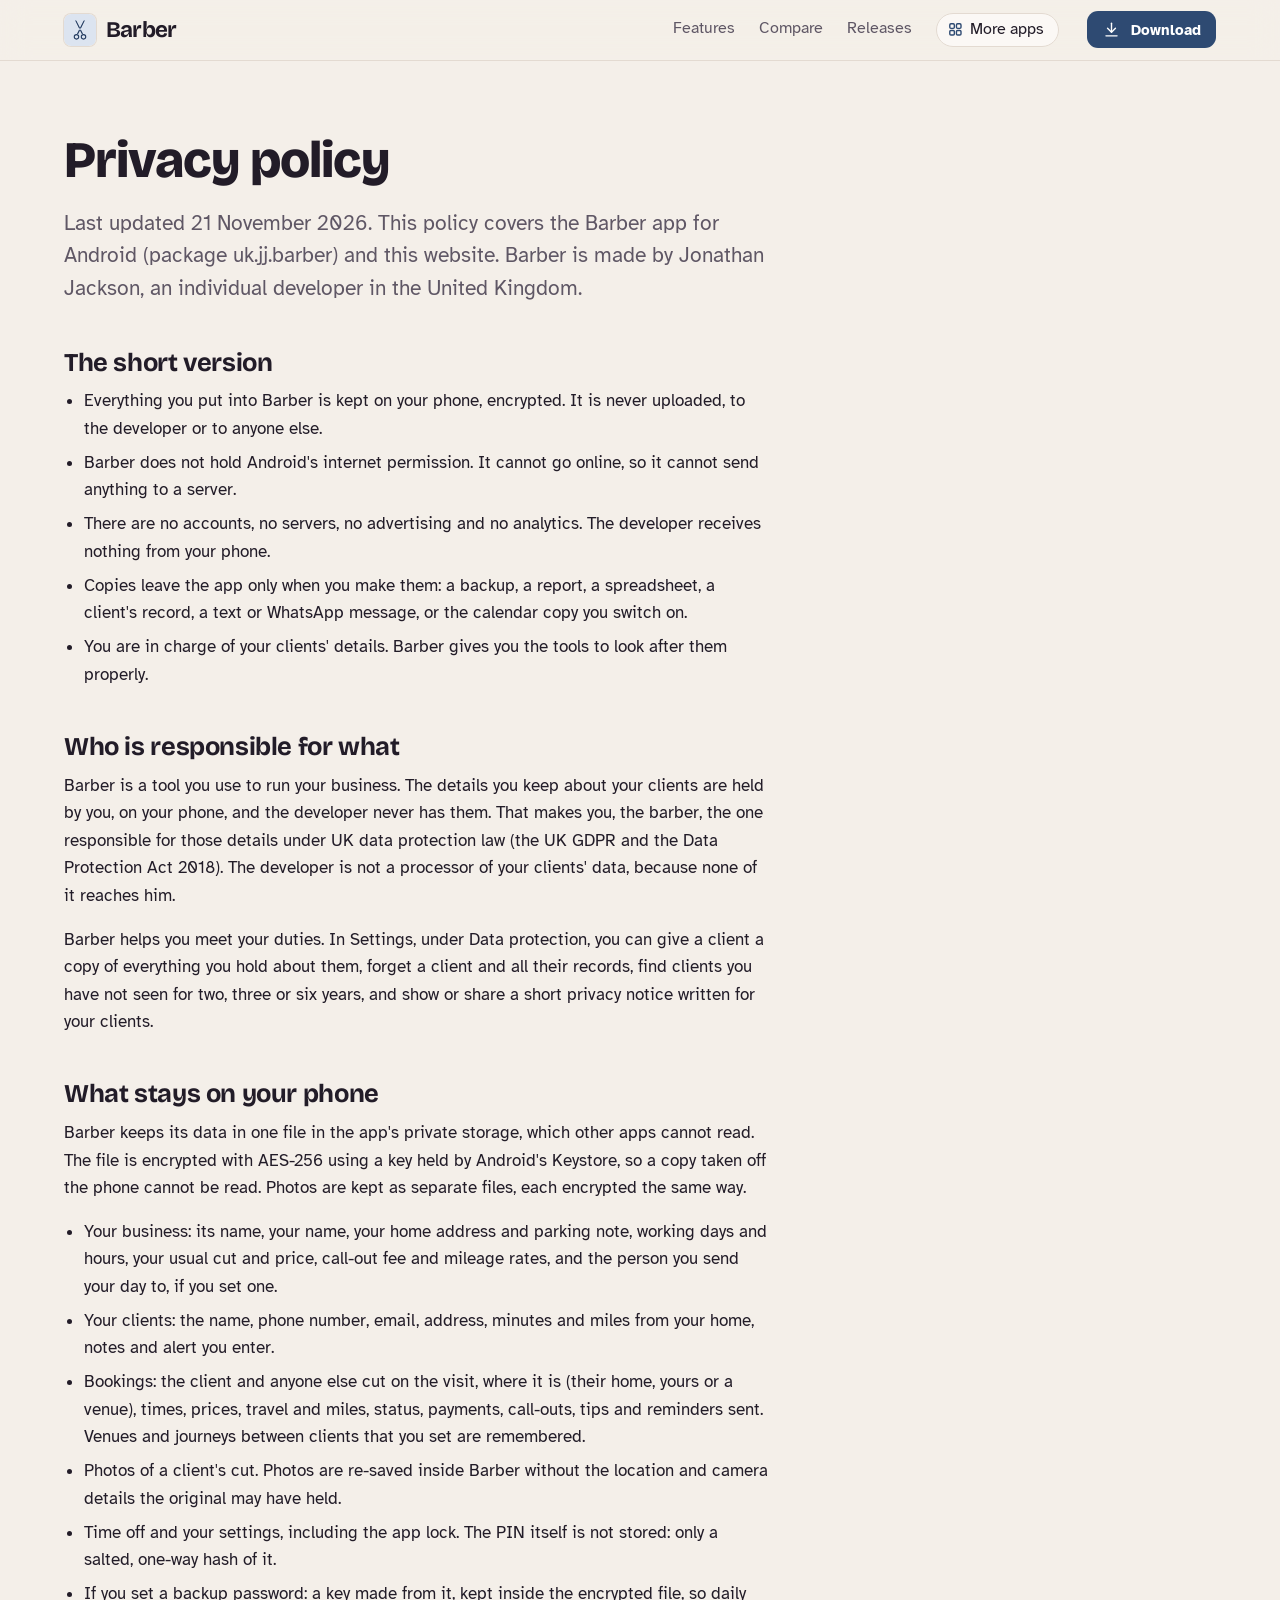
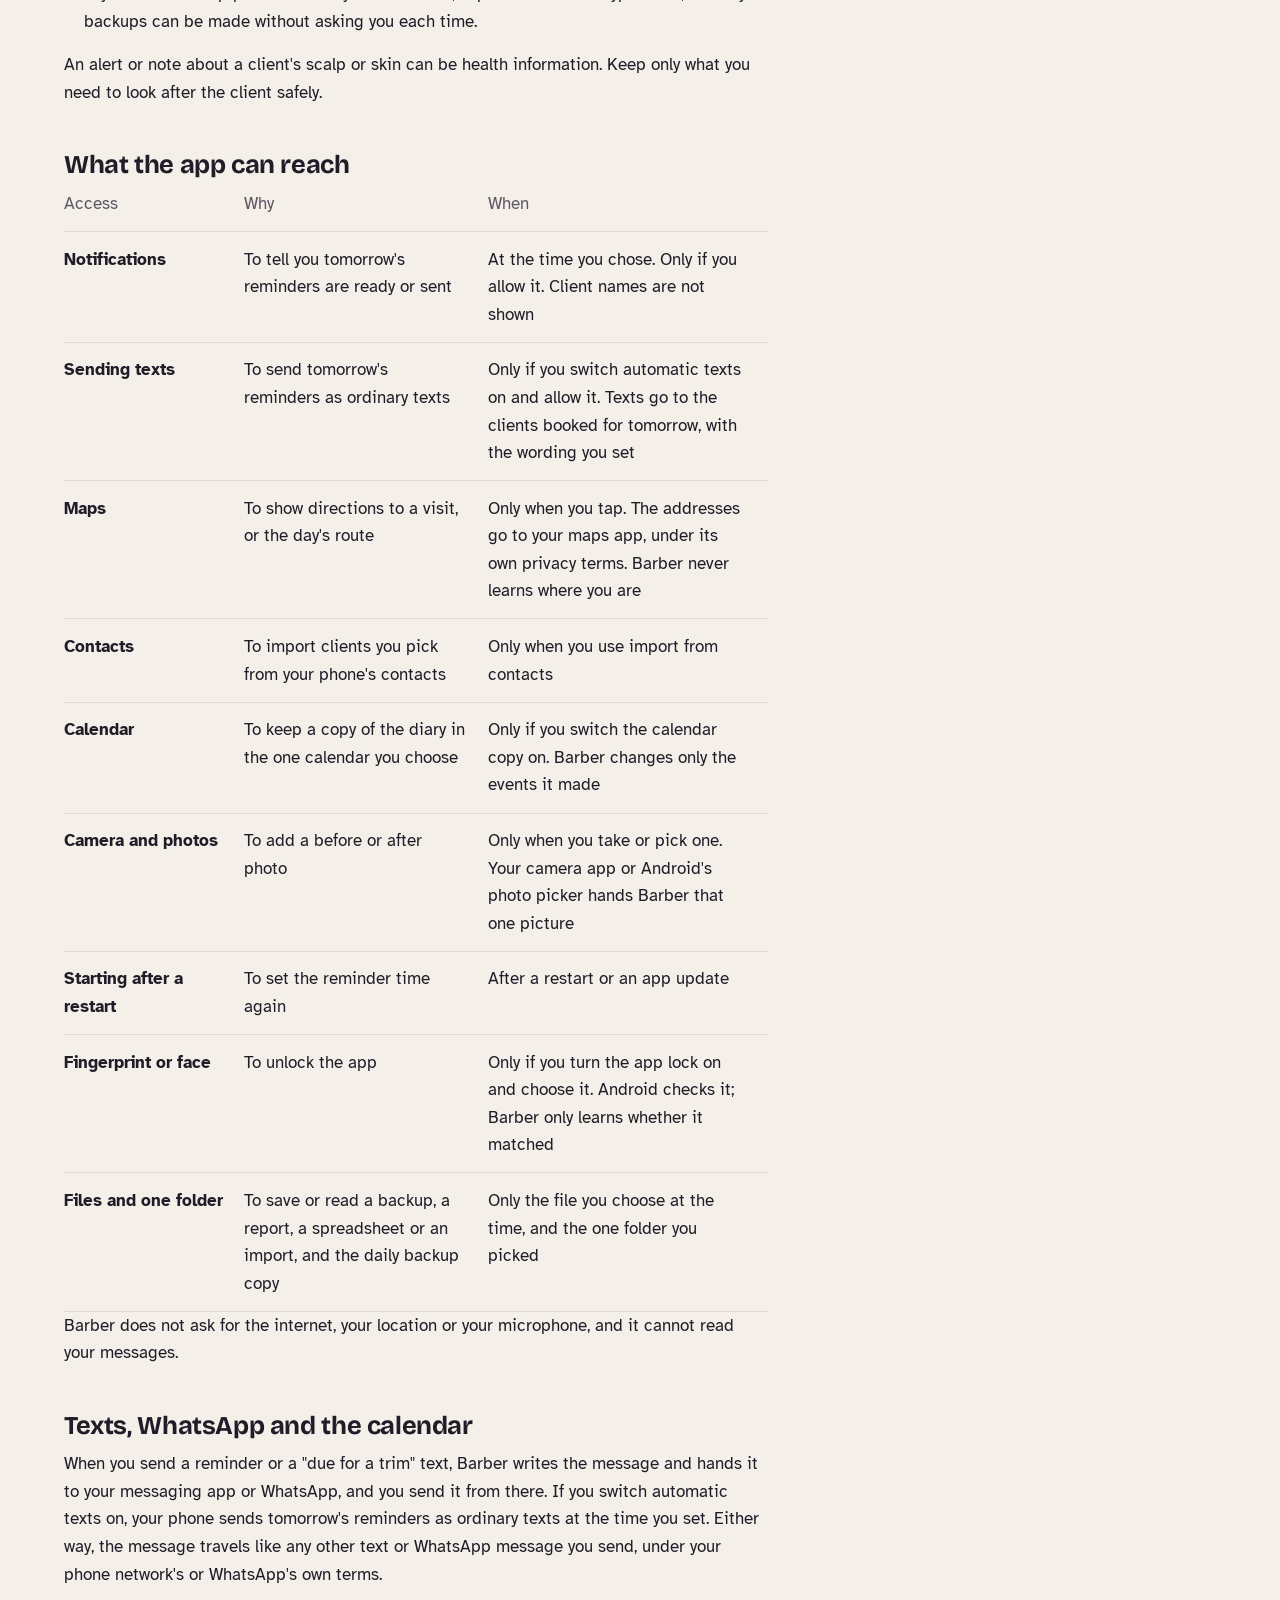
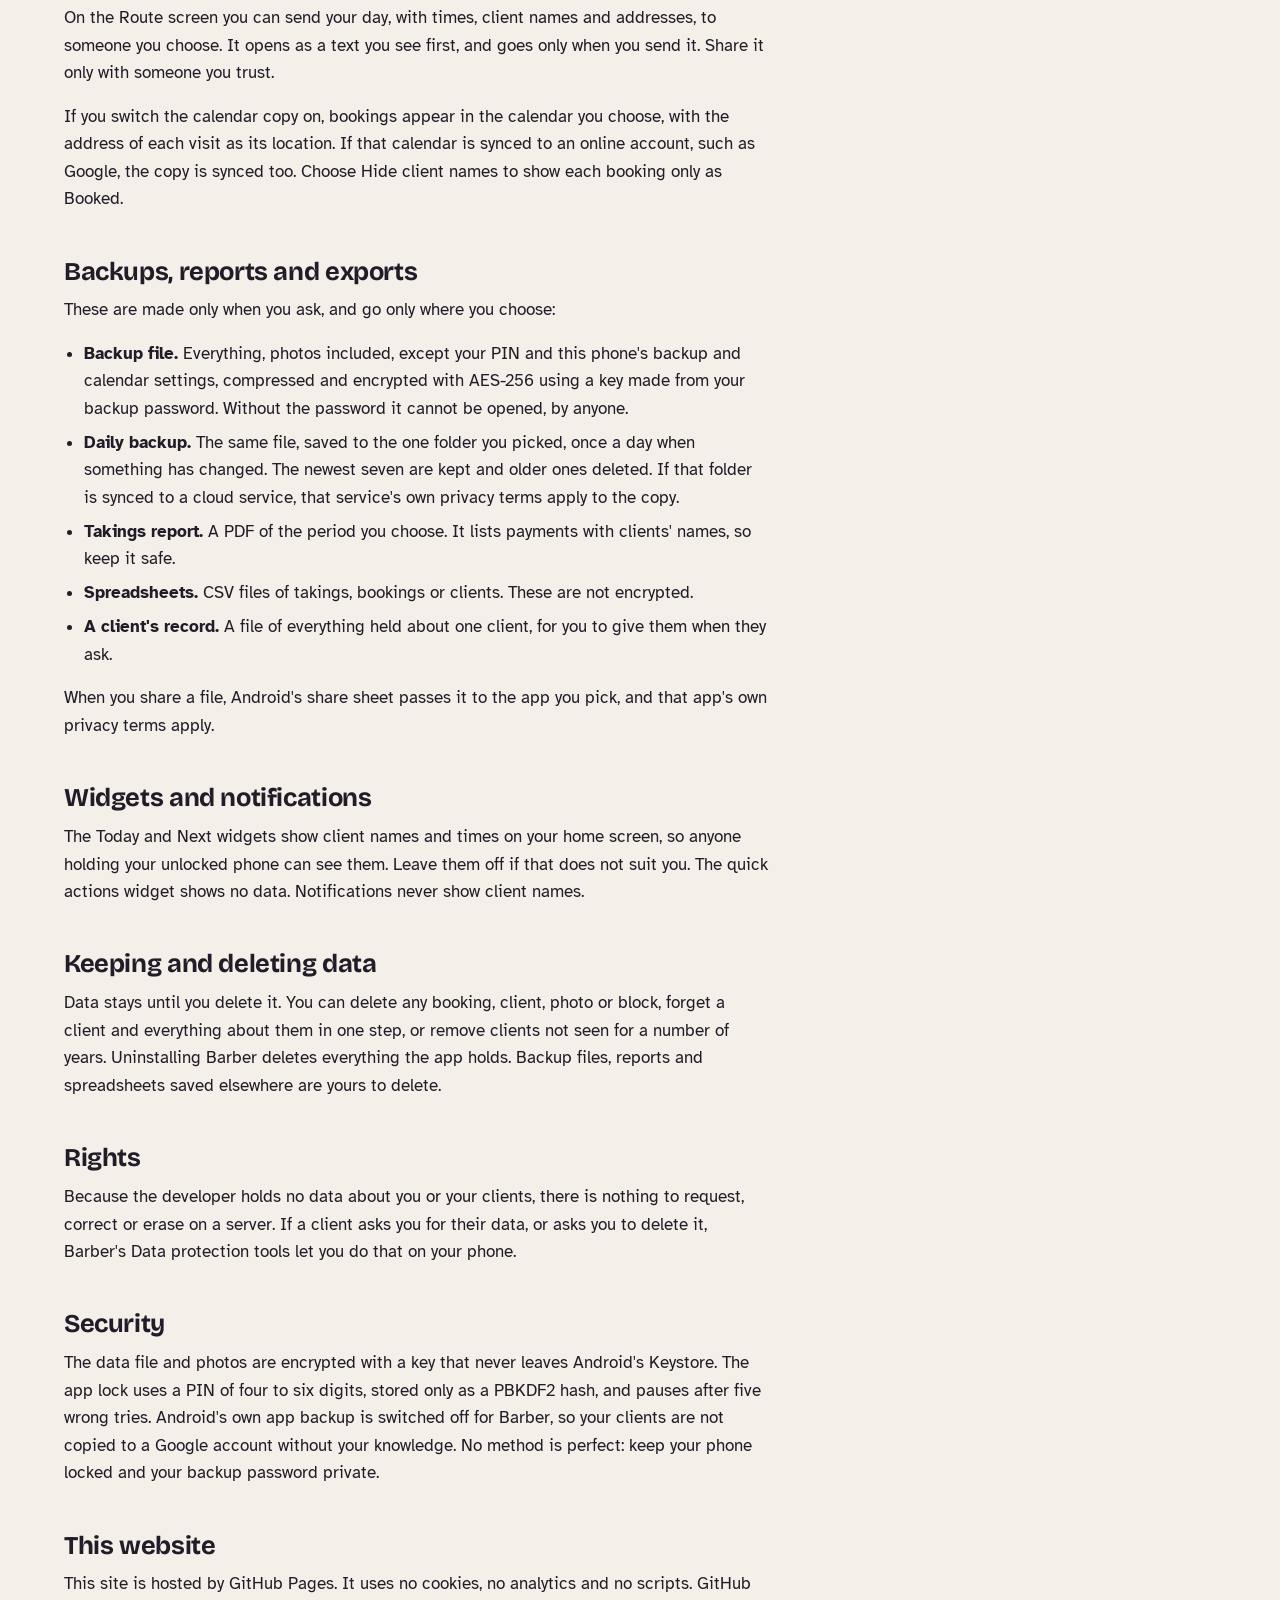
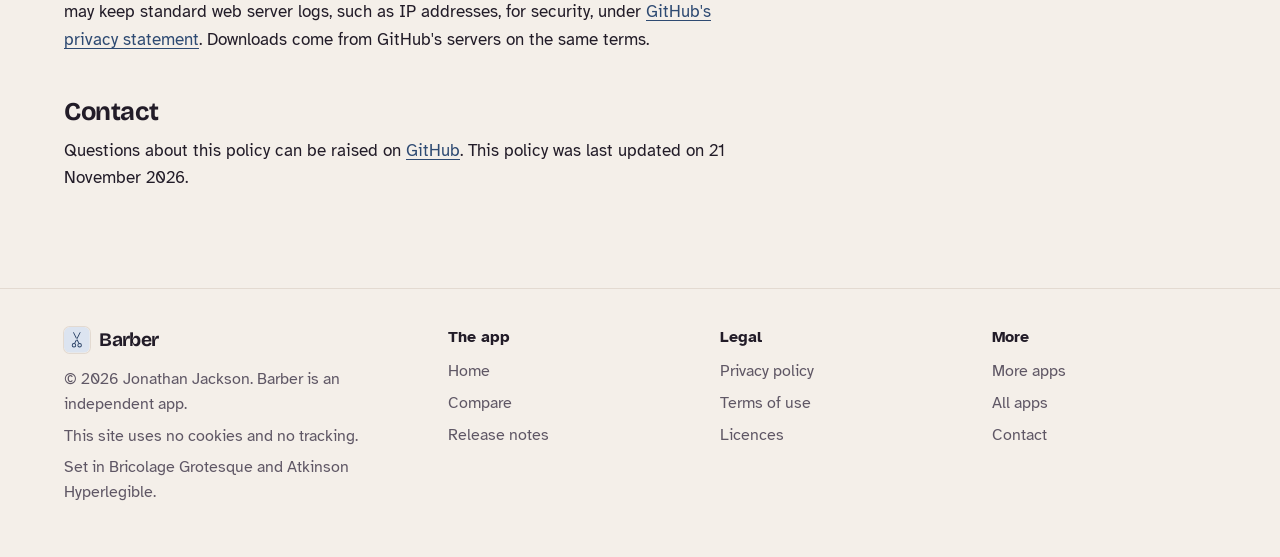
<file: privacy.html>
<!DOCTYPE html>
<html lang="en-GB">
<head>
<meta charset="utf-8">
<meta name="viewport" content="width=device-width, initial-scale=1">
<title>Barber privacy policy</title>
<meta name="description" content="What Barber does with your information: in short, it stays on your phone.">
<meta name="author" content="Jonathan Jackson">
<link rel="canonical" href="https://customgpter.github.io/barber/privacy.html">
<meta name="theme-color" content="#f4efe9" media="(prefers-color-scheme: light)">
<meta name="theme-color" content="#17141b" media="(prefers-color-scheme: dark)">
<meta property="og:type" content="website">
<meta property="og:site_name" content="Barber">
<meta property="og:title" content="Barber privacy policy">
<meta property="og:description" content="What Barber does with your information: in short, it stays on your phone.">
<meta property="og:url" content="https://customgpter.github.io/barber/privacy.html">
<meta property="og:image" content="https://customgpter.github.io/barber/assets/og.png">
<meta property="og:image:width" content="1200">
<meta property="og:image:height" content="630">
<meta property="og:image:alt" content="Barber&#x27;s day view with visits out and at home">
<meta property="og:locale" content="en_GB">
<meta name="twitter:card" content="summary_large_image">
<link rel="icon" href="./assets/favicon.svg" type="image/svg+xml">
<link rel="apple-touch-icon" href="./assets/apple-touch-icon.png">
<link rel="preload" href="./assets/fonts/bricolage-grotesque-latin.woff2" as="font" type="font/woff2" crossorigin>
<link rel="preload" href="./assets/fonts/atkinson-hyperlegible-latin-400-normal.woff2" as="font" type="font/woff2" crossorigin>
<link rel="stylesheet" href="./assets/site.css?v=1">
<link rel="stylesheet" href="./assets/house.css?v=1">
<link rel="stylesheet" href="./assets/apps-list.css?v=1">
<script src="./assets/apps-list.js?v=1" defer></script>
</head>
<body>
<a class="skip" href="#main">Skip to content</a>
<header class="masthead">
<div class="wrap">
<a class="brand" href="./" aria-label="Barber home"><svg viewBox="0 0 108 108" aria-hidden="true"><rect width="108" height="108" rx="24" fill="#DCE4F0"/><g transform="translate(54 54) scale(1.25) translate(-54 -52)"><path fill="#243C61" fill-rule="evenodd" d="M37 70.5a7.5 7.5 0 1 0 15 0a7.5 7.5 0 1 0-15 0zM40 70.5a4.5 4.5 0 1 0 9 0a4.5 4.5 0 1 0-9 0zM56 70.5a7.5 7.5 0 1 0 15 0a7.5 7.5 0 1 0-15 0zM59 70.5a4.5 4.5 0 1 0 9 0a4.5 4.5 0 1 0-9 0z"/><path fill="#243C61" d="M45.2 63.6 49.6 62.2 67.4 25.6 63.6 27.2zM62.8 63.6 58.4 62.2 40.6 25.6 44.4 27.2z"/><circle cx="54" cy="49.8" r="1.8" fill="#DCE4F0"/></g></svg><span>Barber</span></a>
<nav aria-label="Main"><ul><li><a href="./#features">Features</a></li><li><a href="./compare.html">Compare</a></li><li><a href="./releases.html">Releases</a></li><li><a class="more-apps" href="./more-apps.html"><svg class="ico" viewBox="0 0 24 24" aria-hidden="true"><rect x="4" y="4" width="6.5" height="6.5" rx="1.6"/><rect x="13.5" y="4" width="6.5" height="6.5" rx="1.6"/><rect x="4" y="13.5" width="6.5" height="6.5" rx="1.6"/><rect x="13.5" y="13.5" width="6.5" height="6.5" rx="1.6"/></svg>More apps</a></li></ul></nav>
<a class="button small" href="https://github.com/CustomGPTer/barber/releases/latest/download/Barber.apk"><svg class="ico" viewBox="0 0 24 24" aria-hidden="true"><path d="M12 4v11"/><path d="M7 10.5l5 5 5-5"/><path d="M5 20h14"/></svg>Download</a>
</div>
</header>
<main id="main" class="doc">
<div class="wrap">
<div class="measure">
<h1>Privacy policy</h1>
<p class="lede">Last updated 21 November 2026. This policy covers the Barber app for Android (package uk.jj.barber) and this website. Barber is made by Jonathan Jackson, an individual developer in the United Kingdom.</p>
<h2 id="short">The short version</h2><ul>
<li>Everything you put into Barber is kept on your phone, encrypted. It is never uploaded, to the developer or to anyone else.</li>
<li>Barber does not hold Android's internet permission. It cannot go online, so it cannot send anything to a server.</li>
<li>There are no accounts, no servers, no advertising and no analytics. The developer receives nothing from your phone.</li>
<li>Copies leave the app only when you make them: a backup, a report, a spreadsheet, a client's record, a text or WhatsApp message, or the calendar copy you switch on.</li>
<li>You are in charge of your clients' details. Barber gives you the tools to look after them properly.</li>
</ul><h2 id="roles">Who is responsible for what</h2><p>Barber is a tool you use to run your business. The details you keep about your clients are held by you, on your phone, and the developer never has them. That makes you, the barber, the one responsible for those details under UK data protection law (the UK GDPR and the Data Protection Act 2018). The developer is not a processor of your clients' data, because none of it reaches him.</p>
<p>Barber helps you meet your duties. In Settings, under Data protection, you can give a client a copy of everything you hold about them, forget a client and all their records, find clients you have not seen for two, three or six years, and show or share a short privacy notice written for your clients.</p><h2 id="kept">What stays on your phone</h2><p>Barber keeps its data in one file in the app's private storage, which other apps cannot read. The file is encrypted with AES-256 using a key held by Android's Keystore, so a copy taken off the phone cannot be read. Photos are kept as separate files, each encrypted the same way.</p>
<ul>
<li>Your business: its name, your name, your home address and parking note, working days and hours, your usual cut and price, call-out fee and mileage rates, and the person you send your day to, if you set one.</li>
<li>Your clients: the name, phone number, email, address, minutes and miles from your home, notes and alert you enter.</li>
<li>Bookings: the client and anyone else cut on the visit, where it is (their home, yours or a venue), times, prices, travel and miles, status, payments, call-outs, tips and reminders sent. Venues and journeys between clients that you set are remembered.</li>
<li>Photos of a client's cut. Photos are re-saved inside Barber without the location and camera details the original may have held.</li>
<li>Time off and your settings, including the app lock. The PIN itself is not stored: only a salted, one-way hash of it.</li>
<li>If you set a backup password: a key made from it, kept inside the encrypted file, so daily backups can be made without asking you each time.</li>
</ul>
<p>An alert or note about a client's scalp or skin can be health information. Keep only what you need to look after the client safely.</p><h2 id="reach">What the app can reach</h2><table>
<thead><tr><th scope="col">Access</th><th scope="col">Why</th><th scope="col">When</th></tr></thead>
<tbody>
<tr><th scope="row">Notifications</th><td>To tell you tomorrow's reminders are ready or sent</td><td>At the time you chose. Only if you allow it. Client names are not shown</td></tr>
<tr><th scope="row">Sending texts</th><td>To send tomorrow's reminders as ordinary texts</td><td>Only if you switch automatic texts on and allow it. Texts go to the clients booked for tomorrow, with the wording you set</td></tr>
<tr><th scope="row">Maps</th><td>To show directions to a visit, or the day's route</td><td>Only when you tap. The addresses go to your maps app, under its own privacy terms. Barber never learns where you are</td></tr>
<tr><th scope="row">Contacts</th><td>To import clients you pick from your phone's contacts</td><td>Only when you use import from contacts</td></tr>
<tr><th scope="row">Calendar</th><td>To keep a copy of the diary in the one calendar you choose</td><td>Only if you switch the calendar copy on. Barber changes only the events it made</td></tr>
<tr><th scope="row">Camera and photos</th><td>To add a before or after photo</td><td>Only when you take or pick one. Your camera app or Android's photo picker hands Barber that one picture</td></tr>
<tr><th scope="row">Starting after a restart</th><td>To set the reminder time again</td><td>After a restart or an app update</td></tr>
<tr><th scope="row">Fingerprint or face</th><td>To unlock the app</td><td>Only if you turn the app lock on and choose it. Android checks it; Barber only learns whether it matched</td></tr>
<tr><th scope="row">Files and one folder</th><td>To save or read a backup, a report, a spreadsheet or an import, and the daily backup copy</td><td>Only the file you choose at the time, and the one folder you picked</td></tr>
</tbody></table>
<p>Barber does not ask for the internet, your location or your microphone, and it cannot read your messages.</p><h2 id="messages">Texts, WhatsApp and the calendar</h2><p>When you send a reminder or a "due for a trim" text, Barber writes the message and hands it to your messaging app or WhatsApp, and you send it from there. If you switch automatic texts on, your phone sends tomorrow's reminders as ordinary texts at the time you set. Either way, the message travels like any other text or WhatsApp message you send, under your phone network's or WhatsApp's own terms.</p>
<p>On the Route screen you can send your day, with times, client names and addresses, to someone you choose. It opens as a text you see first, and goes only when you send it. Share it only with someone you trust.</p>
<p>If you switch the calendar copy on, bookings appear in the calendar you choose, with the address of each visit as its location. If that calendar is synced to an online account, such as Google, the copy is synced too. Choose Hide client names to show each booking only as Booked.</p><h2 id="copies">Backups, reports and exports</h2><p>These are made only when you ask, and go only where you choose:</p>
<ul>
<li><strong>Backup file.</strong> Everything, photos included, except your PIN and this phone's backup and calendar settings, compressed and encrypted with AES-256 using a key made from your backup password. Without the password it cannot be opened, by anyone.</li>
<li><strong>Daily backup.</strong> The same file, saved to the one folder you picked, once a day when something has changed. The newest seven are kept and older ones deleted. If that folder is synced to a cloud service, that service's own privacy terms apply to the copy.</li>
<li><strong>Takings report.</strong> A PDF of the period you choose. It lists payments with clients' names, so keep it safe.</li>
<li><strong>Spreadsheets.</strong> CSV files of takings, bookings or clients. These are not encrypted.</li>
<li><strong>A client's record.</strong> A file of everything held about one client, for you to give them when they ask.</li>
</ul>
<p>When you share a file, Android's share sheet passes it to the app you pick, and that app's own privacy terms apply.</p><h2 id="widgets">Widgets and notifications</h2><p>The Today and Next widgets show client names and times on your home screen, so anyone holding your unlocked phone can see them. Leave them off if that does not suit you. The quick actions widget shows no data. Notifications never show client names.</p><h2 id="deleting">Keeping and deleting data</h2><p>Data stays until you delete it. You can delete any booking, client, photo or block, forget a client and everything about them in one step, or remove clients not seen for a number of years. Uninstalling Barber deletes everything the app holds. Backup files, reports and spreadsheets saved elsewhere are yours to delete.</p><h2 id="rights">Rights</h2><p>Because the developer holds no data about you or your clients, there is nothing to request, correct or erase on a server. If a client asks you for their data, or asks you to delete it, Barber's Data protection tools let you do that on your phone.</p><h2 id="security">Security</h2><p>The data file and photos are encrypted with a key that never leaves Android's Keystore. The app lock uses a PIN of four to six digits, stored only as a PBKDF2 hash, and pauses after five wrong tries. Android's own app backup is switched off for Barber, so your clients are not copied to a Google account without your knowledge. No method is perfect: keep your phone locked and your backup password private.</p><h2 id="website">This website</h2><p>This site is hosted by GitHub Pages. It uses no cookies, no analytics and no scripts. GitHub may keep standard web server logs, such as IP addresses, for security, under <a href="https://docs.github.com/en/site-policy/privacy-policies/github-general-privacy-statement">GitHub's privacy statement</a>. Downloads come from GitHub's servers on the same terms.</p>
<h2 id="contact">Contact</h2>
<p>Questions about this policy can be raised on <a href="https://github.com/CustomGPTer/barber/issues">GitHub</a>. This policy was last updated on 21 November 2026.</p>
</div>
</div>
</main>
<footer class="colophon">
<div class="wrap">
<div>
<a class="brand" href="./" aria-label="Barber home"><svg viewBox="0 0 108 108" aria-hidden="true"><rect width="108" height="108" rx="24" fill="#DCE4F0"/><g transform="translate(54 54) scale(1.25) translate(-54 -52)"><path fill="#243C61" fill-rule="evenodd" d="M37 70.5a7.5 7.5 0 1 0 15 0a7.5 7.5 0 1 0-15 0zM40 70.5a4.5 4.5 0 1 0 9 0a4.5 4.5 0 1 0-9 0zM56 70.5a7.5 7.5 0 1 0 15 0a7.5 7.5 0 1 0-15 0zM59 70.5a4.5 4.5 0 1 0 9 0a4.5 4.5 0 1 0-9 0z"/><path fill="#243C61" d="M45.2 63.6 49.6 62.2 67.4 25.6 63.6 27.2zM62.8 63.6 58.4 62.2 40.6 25.6 44.4 27.2z"/><circle cx="54" cy="49.8" r="1.8" fill="#DCE4F0"/></g></svg><span>Barber</span></a>
<p>&copy; 2026 Jonathan Jackson. Barber is an independent app.</p>
<p>This site uses no cookies and no tracking.</p>
<p>Set in Bricolage Grotesque and Atkinson Hyperlegible.</p>
</div>
<nav aria-label="The app"><h2>The app</h2><ul>
<li><a href="./">Home</a></li>
<li><a href="./compare.html">Compare</a></li>
<li><a href="./releases.html">Release notes</a></li>

</ul></nav>
<nav aria-label="Legal"><h2>Legal</h2><ul>
<li><a href="./privacy.html">Privacy policy</a></li>
<li><a href="./terms.html">Terms of use</a></li>
<li><a href="./licences.html">Licences</a></li>
</ul></nav>
<nav aria-label="More"><h2>More</h2><ul>
<li><a href="./more-apps.html">More apps</a></li>
<li><a href="https://customgpter.github.io/">All apps</a></li>
<li><a href="https://github.com/CustomGPTer/barber/issues">Contact</a></li>
</ul></nav>
</div>
</footer>
</body>
</html>
</file>
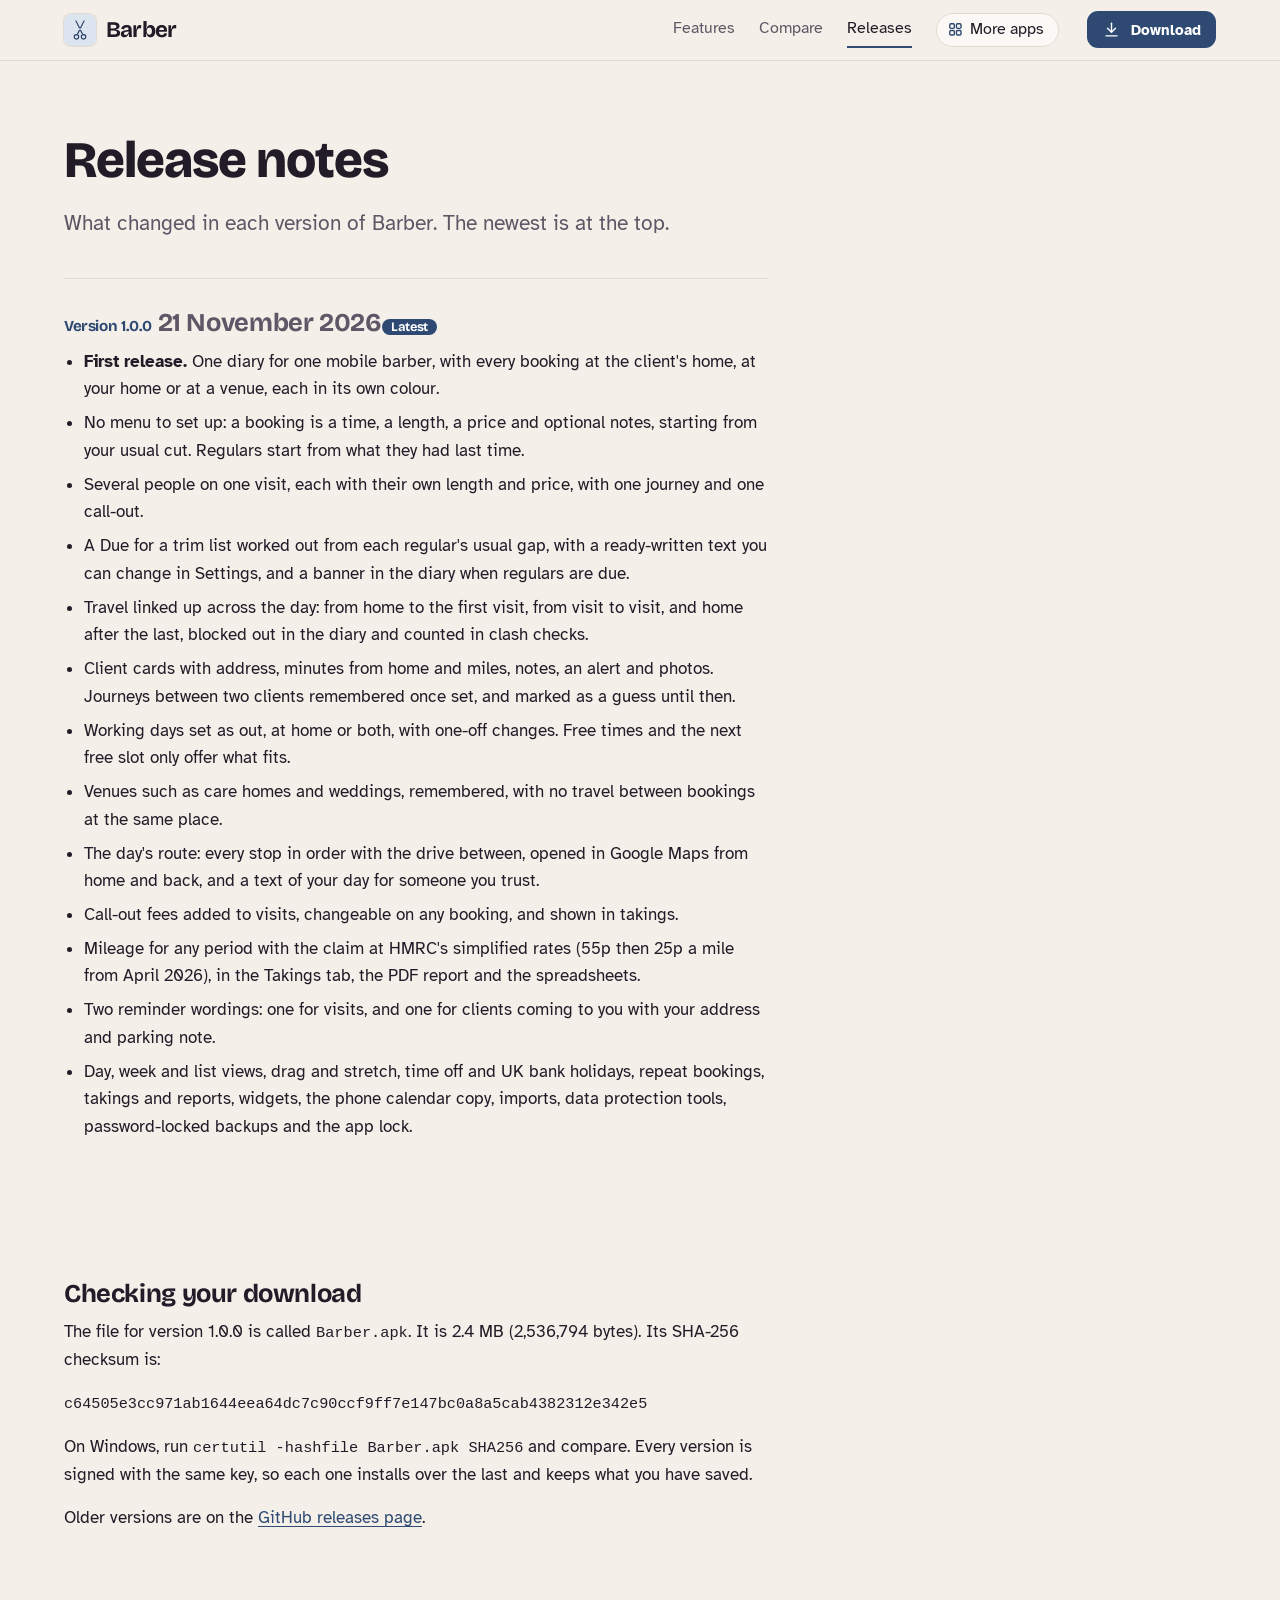
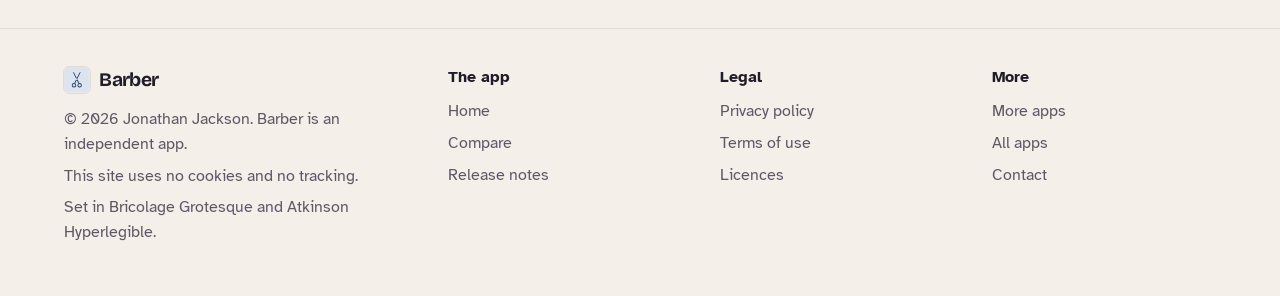
<file: releases.html>
<!DOCTYPE html>
<html lang="en-GB">
<head>
<meta charset="utf-8">
<meta name="viewport" content="width=device-width, initial-scale=1">
<title>Barber release notes</title>
<meta name="description" content="What changed in each version of Barber, with the file size and checksum to check your download.">
<meta name="author" content="Jonathan Jackson">
<link rel="canonical" href="https://customgpter.github.io/barber/releases.html">
<meta name="theme-color" content="#f4efe9" media="(prefers-color-scheme: light)">
<meta name="theme-color" content="#17141b" media="(prefers-color-scheme: dark)">
<meta property="og:type" content="website">
<meta property="og:site_name" content="Barber">
<meta property="og:title" content="Barber release notes">
<meta property="og:description" content="What changed in each version of Barber, with the file size and checksum to check your download.">
<meta property="og:url" content="https://customgpter.github.io/barber/releases.html">
<meta property="og:image" content="https://customgpter.github.io/barber/assets/og.png">
<meta property="og:image:width" content="1200">
<meta property="og:image:height" content="630">
<meta property="og:image:alt" content="Barber&#x27;s day view with visits out and at home">
<meta property="og:locale" content="en_GB">
<meta name="twitter:card" content="summary_large_image">
<link rel="icon" href="./assets/favicon.svg" type="image/svg+xml">
<link rel="apple-touch-icon" href="./assets/apple-touch-icon.png">
<link rel="preload" href="./assets/fonts/bricolage-grotesque-latin.woff2" as="font" type="font/woff2" crossorigin>
<link rel="preload" href="./assets/fonts/atkinson-hyperlegible-latin-400-normal.woff2" as="font" type="font/woff2" crossorigin>
<link rel="stylesheet" href="./assets/site.css?v=1">
<link rel="stylesheet" href="./assets/house.css?v=1">
<link rel="stylesheet" href="./assets/apps-list.css?v=1">
<script src="./assets/apps-list.js?v=1" defer></script>
</head>
<body>
<a class="skip" href="#main">Skip to content</a>
<header class="masthead">
<div class="wrap">
<a class="brand" href="./" aria-label="Barber home"><svg viewBox="0 0 108 108" aria-hidden="true"><rect width="108" height="108" rx="24" fill="#DCE4F0"/><g transform="translate(54 54) scale(1.25) translate(-54 -52)"><path fill="#243C61" fill-rule="evenodd" d="M37 70.5a7.5 7.5 0 1 0 15 0a7.5 7.5 0 1 0-15 0zM40 70.5a4.5 4.5 0 1 0 9 0a4.5 4.5 0 1 0-9 0zM56 70.5a7.5 7.5 0 1 0 15 0a7.5 7.5 0 1 0-15 0zM59 70.5a4.5 4.5 0 1 0 9 0a4.5 4.5 0 1 0-9 0z"/><path fill="#243C61" d="M45.2 63.6 49.6 62.2 67.4 25.6 63.6 27.2zM62.8 63.6 58.4 62.2 40.6 25.6 44.4 27.2z"/><circle cx="54" cy="49.8" r="1.8" fill="#DCE4F0"/></g></svg><span>Barber</span></a>
<nav aria-label="Main"><ul><li><a href="./#features">Features</a></li><li><a href="./compare.html">Compare</a></li><li><a href="./releases.html" aria-current="page">Releases</a></li><li><a class="more-apps" href="./more-apps.html"><svg class="ico" viewBox="0 0 24 24" aria-hidden="true"><rect x="4" y="4" width="6.5" height="6.5" rx="1.6"/><rect x="13.5" y="4" width="6.5" height="6.5" rx="1.6"/><rect x="4" y="13.5" width="6.5" height="6.5" rx="1.6"/><rect x="13.5" y="13.5" width="6.5" height="6.5" rx="1.6"/></svg>More apps</a></li></ul></nav>
<a class="button small" href="https://github.com/CustomGPTer/barber/releases/latest/download/Barber.apk"><svg class="ico" viewBox="0 0 24 24" aria-hidden="true"><path d="M12 4v11"/><path d="M7 10.5l5 5 5-5"/><path d="M5 20h14"/></svg>Download</a>
</div>
</header>
<main id="main" class="doc">
<div class="wrap">
<div class="measure">
<h1>Release notes</h1>
<p class="lede">What changed in each version of Barber. The newest is at the top.</p>
<section class="release" id="v1.0.0"><h2><span class="ver">Version 1.0.0</span> <span class="when">21 November 2026</span><span class="tag">Latest</span></h2><ul><li><b>First release.</b> One diary for one mobile barber, with every booking at the client&#x27;s home, at your home or at a venue, each in its own colour.</li><li>No menu to set up: a booking is a time, a length, a price and optional notes, starting from your usual cut. Regulars start from what they had last time.</li><li>Several people on one visit, each with their own length and price, with one journey and one call-out.</li><li>A Due for a trim list worked out from each regular&#x27;s usual gap, with a ready-written text you can change in Settings, and a banner in the diary when regulars are due.</li><li>Travel linked up across the day: from home to the first visit, from visit to visit, and home after the last, blocked out in the diary and counted in clash checks.</li><li>Client cards with address, minutes from home and miles, notes, an alert and photos. Journeys between two clients remembered once set, and marked as a guess until then.</li><li>Working days set as out, at home or both, with one-off changes. Free times and the next free slot only offer what fits.</li><li>Venues such as care homes and weddings, remembered, with no travel between bookings at the same place.</li><li>The day&#x27;s route: every stop in order with the drive between, opened in Google Maps from home and back, and a text of your day for someone you trust.</li><li>Call-out fees added to visits, changeable on any booking, and shown in takings.</li><li>Mileage for any period with the claim at HMRC&#x27;s simplified rates (55p then 25p a mile from April 2026), in the Takings tab, the PDF report and the spreadsheets.</li><li>Two reminder wordings: one for visits, and one for clients coming to you with your address and parking note.</li><li>Day, week and list views, drag and stretch, time off and UK bank holidays, repeat bookings, takings and reports, widgets, the phone calendar copy, imports, data protection tools, password-locked backups and the app lock.</li></ul></section>
<h2 id="checking">Checking your download</h2>
<p>The file for version 1.0.0 is called <code>Barber.apk</code>. It is 2.4 MB (2,536,794 bytes). Its SHA-256 checksum is:</p>
<p><code class="sum">c64505e3cc971ab1644eea64dc7c90ccf9ff7e147bc0a8a5cab4382312e342e5</code></p>
<p>On Windows, run <code>certutil -hashfile Barber.apk SHA256</code> and compare. Every version is signed with the same key, so each one installs over the last and keeps what you have saved.</p>
<p>Older versions are on the <a href="https://github.com/CustomGPTer/barber/releases">GitHub releases page</a>.</p>
</div>
</div>
</main>
<footer class="colophon">
<div class="wrap">
<div>
<a class="brand" href="./" aria-label="Barber home"><svg viewBox="0 0 108 108" aria-hidden="true"><rect width="108" height="108" rx="24" fill="#DCE4F0"/><g transform="translate(54 54) scale(1.25) translate(-54 -52)"><path fill="#243C61" fill-rule="evenodd" d="M37 70.5a7.5 7.5 0 1 0 15 0a7.5 7.5 0 1 0-15 0zM40 70.5a4.5 4.5 0 1 0 9 0a4.5 4.5 0 1 0-9 0zM56 70.5a7.5 7.5 0 1 0 15 0a7.5 7.5 0 1 0-15 0zM59 70.5a4.5 4.5 0 1 0 9 0a4.5 4.5 0 1 0-9 0z"/><path fill="#243C61" d="M45.2 63.6 49.6 62.2 67.4 25.6 63.6 27.2zM62.8 63.6 58.4 62.2 40.6 25.6 44.4 27.2z"/><circle cx="54" cy="49.8" r="1.8" fill="#DCE4F0"/></g></svg><span>Barber</span></a>
<p>&copy; 2026 Jonathan Jackson. Barber is an independent app.</p>
<p>This site uses no cookies and no tracking.</p>
<p>Set in Bricolage Grotesque and Atkinson Hyperlegible.</p>
</div>
<nav aria-label="The app"><h2>The app</h2><ul>
<li><a href="./">Home</a></li>
<li><a href="./compare.html">Compare</a></li>
<li><a href="./releases.html">Release notes</a></li>

</ul></nav>
<nav aria-label="Legal"><h2>Legal</h2><ul>
<li><a href="./privacy.html">Privacy policy</a></li>
<li><a href="./terms.html">Terms of use</a></li>
<li><a href="./licences.html">Licences</a></li>
</ul></nav>
<nav aria-label="More"><h2>More</h2><ul>
<li><a href="./more-apps.html">More apps</a></li>
<li><a href="https://customgpter.github.io/">All apps</a></li>
<li><a href="https://github.com/CustomGPTer/barber/issues">Contact</a></li>
</ul></nav>
</div>
</footer>
</body>
</html>
</file>
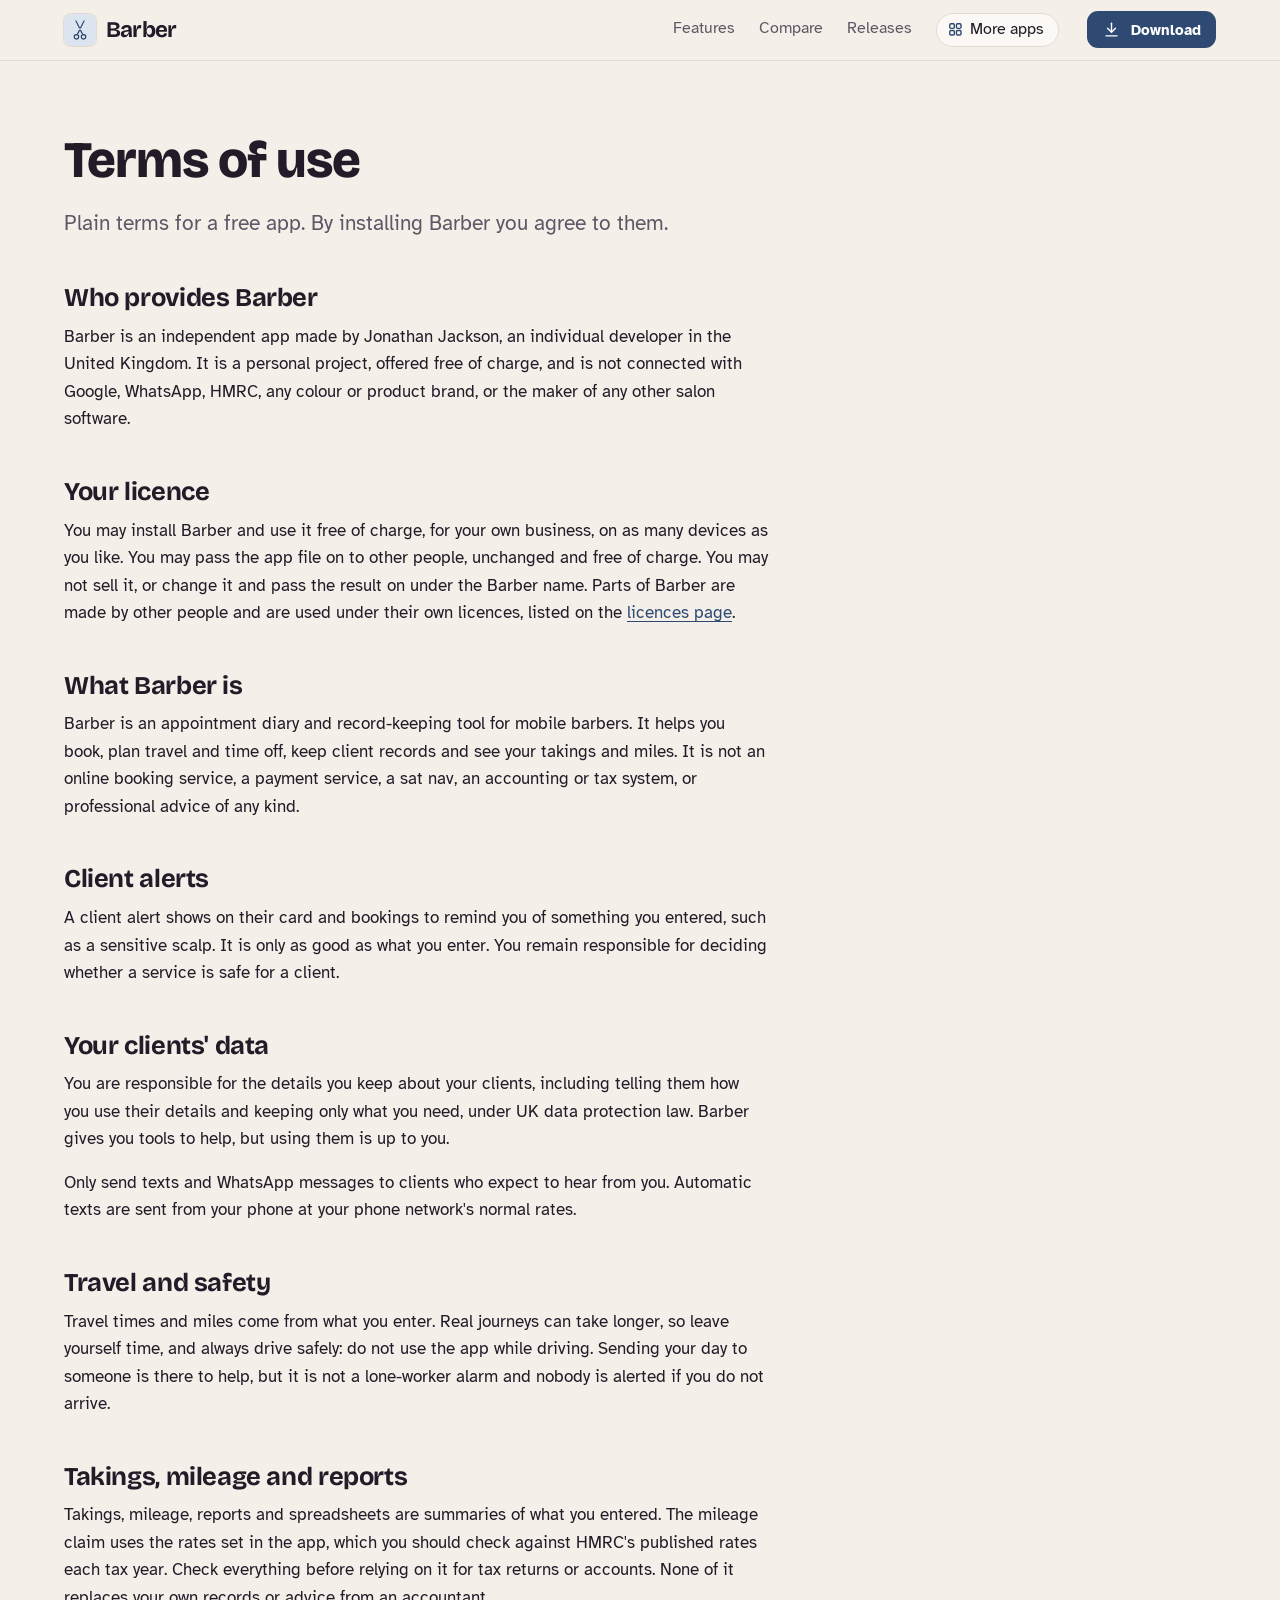
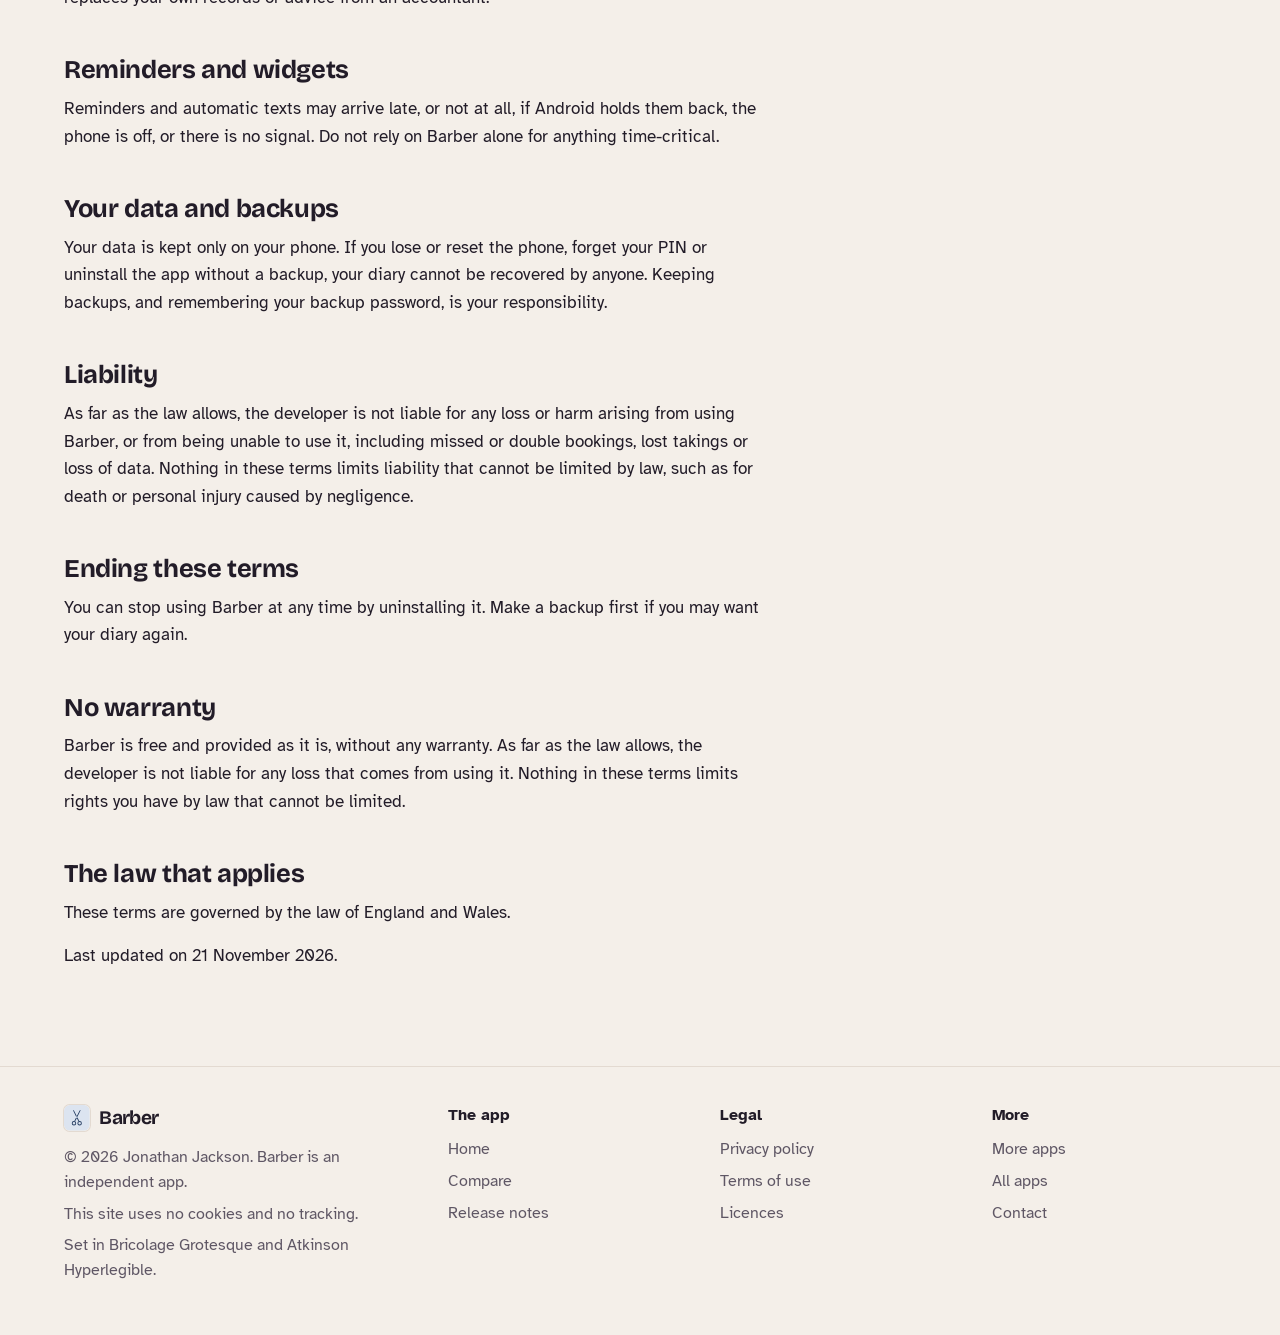
<file: terms.html>
<!DOCTYPE html>
<html lang="en-GB">
<head>
<meta charset="utf-8">
<meta name="viewport" content="width=device-width, initial-scale=1">
<title>Barber terms of use</title>
<meta name="description" content="The terms for using Barber.">
<meta name="author" content="Jonathan Jackson">
<link rel="canonical" href="https://customgpter.github.io/barber/terms.html">
<meta name="theme-color" content="#f4efe9" media="(prefers-color-scheme: light)">
<meta name="theme-color" content="#17141b" media="(prefers-color-scheme: dark)">
<meta property="og:type" content="website">
<meta property="og:site_name" content="Barber">
<meta property="og:title" content="Barber terms of use">
<meta property="og:description" content="The terms for using Barber.">
<meta property="og:url" content="https://customgpter.github.io/barber/terms.html">
<meta property="og:image" content="https://customgpter.github.io/barber/assets/og.png">
<meta property="og:image:width" content="1200">
<meta property="og:image:height" content="630">
<meta property="og:image:alt" content="Barber&#x27;s day view with visits out and at home">
<meta property="og:locale" content="en_GB">
<meta name="twitter:card" content="summary_large_image">
<link rel="icon" href="./assets/favicon.svg" type="image/svg+xml">
<link rel="apple-touch-icon" href="./assets/apple-touch-icon.png">
<link rel="preload" href="./assets/fonts/bricolage-grotesque-latin.woff2" as="font" type="font/woff2" crossorigin>
<link rel="preload" href="./assets/fonts/atkinson-hyperlegible-latin-400-normal.woff2" as="font" type="font/woff2" crossorigin>
<link rel="stylesheet" href="./assets/site.css?v=1">
<link rel="stylesheet" href="./assets/house.css?v=1">
<link rel="stylesheet" href="./assets/apps-list.css?v=1">
<script src="./assets/apps-list.js?v=1" defer></script>
</head>
<body>
<a class="skip" href="#main">Skip to content</a>
<header class="masthead">
<div class="wrap">
<a class="brand" href="./" aria-label="Barber home"><svg viewBox="0 0 108 108" aria-hidden="true"><rect width="108" height="108" rx="24" fill="#DCE4F0"/><g transform="translate(54 54) scale(1.25) translate(-54 -52)"><path fill="#243C61" fill-rule="evenodd" d="M37 70.5a7.5 7.5 0 1 0 15 0a7.5 7.5 0 1 0-15 0zM40 70.5a4.5 4.5 0 1 0 9 0a4.5 4.5 0 1 0-9 0zM56 70.5a7.5 7.5 0 1 0 15 0a7.5 7.5 0 1 0-15 0zM59 70.5a4.5 4.5 0 1 0 9 0a4.5 4.5 0 1 0-9 0z"/><path fill="#243C61" d="M45.2 63.6 49.6 62.2 67.4 25.6 63.6 27.2zM62.8 63.6 58.4 62.2 40.6 25.6 44.4 27.2z"/><circle cx="54" cy="49.8" r="1.8" fill="#DCE4F0"/></g></svg><span>Barber</span></a>
<nav aria-label="Main"><ul><li><a href="./#features">Features</a></li><li><a href="./compare.html">Compare</a></li><li><a href="./releases.html">Releases</a></li><li><a class="more-apps" href="./more-apps.html"><svg class="ico" viewBox="0 0 24 24" aria-hidden="true"><rect x="4" y="4" width="6.5" height="6.5" rx="1.6"/><rect x="13.5" y="4" width="6.5" height="6.5" rx="1.6"/><rect x="4" y="13.5" width="6.5" height="6.5" rx="1.6"/><rect x="13.5" y="13.5" width="6.5" height="6.5" rx="1.6"/></svg>More apps</a></li></ul></nav>
<a class="button small" href="https://github.com/CustomGPTer/barber/releases/latest/download/Barber.apk"><svg class="ico" viewBox="0 0 24 24" aria-hidden="true"><path d="M12 4v11"/><path d="M7 10.5l5 5 5-5"/><path d="M5 20h14"/></svg>Download</a>
</div>
</header>
<main id="main" class="doc">
<div class="wrap">
<div class="measure">
<h1>Terms of use</h1>
<p class="lede">Plain terms for a free app. By installing Barber you agree to them.</p>
<h2 id="who">Who provides Barber</h2><p>Barber is an independent app made by Jonathan Jackson, an individual developer in the United Kingdom. It is a personal project, offered free of charge, and is not connected with Google, WhatsApp, HMRC, any colour or product brand, or the maker of any other salon software.</p><h2 id="licence">Your licence</h2><p>You may install Barber and use it free of charge, for your own business, on as many devices as you like. You may pass the app file on to other people, unchanged and free of charge. You may not sell it, or change it and pass the result on under the Barber name. Parts of Barber are made by other people and are used under their own licences, listed on the <a href="licences.html">licences page</a>.</p><h2 id="what">What Barber is</h2><p>Barber is an appointment diary and record-keeping tool for mobile barbers. It helps you book, plan travel and time off, keep client records and see your takings and miles. It is not an online booking service, a payment service, a sat nav, an accounting or tax system, or professional advice of any kind.</p><h2 id="safety">Client alerts</h2><p>A client alert shows on their card and bookings to remind you of something you entered, such as a sensitive scalp. It is only as good as what you enter. You remain responsible for deciding whether a service is safe for a client.</p><h2 id="clients">Your clients&#x27; data</h2><p>You are responsible for the details you keep about your clients, including telling them how you use their details and keeping only what you need, under UK data protection law. Barber gives you tools to help, but using them is up to you.</p>
<p>Only send texts and WhatsApp messages to clients who expect to hear from you. Automatic texts are sent from your phone at your phone network's normal rates.</p><h2 id="travel">Travel and safety</h2><p>Travel times and miles come from what you enter. Real journeys can take longer, so leave yourself time, and always drive safely: do not use the app while driving. Sending your day to someone is there to help, but it is not a lone-worker alarm and nobody is alerted if you do not arrive.</p><h2 id="money">Takings, mileage and reports</h2><p>Takings, mileage, reports and spreadsheets are summaries of what you entered. The mileage claim uses the rates set in the app, which you should check against HMRC's published rates each tax year. Check everything before relying on it for tax returns or accounts. None of it replaces your own records or advice from an accountant.</p><h2 id="reminders">Reminders and widgets</h2><p>Reminders and automatic texts may arrive late, or not at all, if Android holds them back, the phone is off, or there is no signal. Do not rely on Barber alone for anything time-critical.</p><h2 id="data">Your data and backups</h2><p>Your data is kept only on your phone. If you lose or reset the phone, forget your PIN or uninstall the app without a backup, your diary cannot be recovered by anyone. Keeping backups, and remembering your backup password, is your responsibility.</p><h2 id="liability">Liability</h2><p>As far as the law allows, the developer is not liable for any loss or harm arising from using Barber, or from being unable to use it, including missed or double bookings, lost takings or loss of data. Nothing in these terms limits liability that cannot be limited by law, such as for death or personal injury caused by negligence.</p><h2 id="ending">Ending these terms</h2><p>You can stop using Barber at any time by uninstalling it. Make a backup first if you may want your diary again.</p>
<h2 id="no-warranty">No warranty</h2>
<p>Barber is free and provided as it is, without any warranty. As far as the law allows, the developer is not liable for any loss that comes from using it. Nothing in these terms limits rights you have by law that cannot be limited.</p>
<h2 id="governing">The law that applies</h2>
<p>These terms are governed by the law of England and Wales.</p>
<p>Last updated on 21 November 2026.</p>
</div>
</div>
</main>
<footer class="colophon">
<div class="wrap">
<div>
<a class="brand" href="./" aria-label="Barber home"><svg viewBox="0 0 108 108" aria-hidden="true"><rect width="108" height="108" rx="24" fill="#DCE4F0"/><g transform="translate(54 54) scale(1.25) translate(-54 -52)"><path fill="#243C61" fill-rule="evenodd" d="M37 70.5a7.5 7.5 0 1 0 15 0a7.5 7.5 0 1 0-15 0zM40 70.5a4.5 4.5 0 1 0 9 0a4.5 4.5 0 1 0-9 0zM56 70.5a7.5 7.5 0 1 0 15 0a7.5 7.5 0 1 0-15 0zM59 70.5a4.5 4.5 0 1 0 9 0a4.5 4.5 0 1 0-9 0z"/><path fill="#243C61" d="M45.2 63.6 49.6 62.2 67.4 25.6 63.6 27.2zM62.8 63.6 58.4 62.2 40.6 25.6 44.4 27.2z"/><circle cx="54" cy="49.8" r="1.8" fill="#DCE4F0"/></g></svg><span>Barber</span></a>
<p>&copy; 2026 Jonathan Jackson. Barber is an independent app.</p>
<p>This site uses no cookies and no tracking.</p>
<p>Set in Bricolage Grotesque and Atkinson Hyperlegible.</p>
</div>
<nav aria-label="The app"><h2>The app</h2><ul>
<li><a href="./">Home</a></li>
<li><a href="./compare.html">Compare</a></li>
<li><a href="./releases.html">Release notes</a></li>

</ul></nav>
<nav aria-label="Legal"><h2>Legal</h2><ul>
<li><a href="./privacy.html">Privacy policy</a></li>
<li><a href="./terms.html">Terms of use</a></li>
<li><a href="./licences.html">Licences</a></li>
</ul></nav>
<nav aria-label="More"><h2>More</h2><ul>
<li><a href="./more-apps.html">More apps</a></li>
<li><a href="https://customgpter.github.io/">All apps</a></li>
<li><a href="https://github.com/CustomGPTer/barber/issues">Contact</a></li>
</ul></nav>
</div>
</footer>
</body>
</html>
</file>
<file: assets/site.css>
@font-face{font-family:"Bricolage Grotesque";src:url("fonts/bricolage-grotesque-latin.woff2") format("woff2");font-weight:200 800;font-style:normal;font-display:swap}
@font-face{font-family:"Atkinson Hyperlegible";src:url("fonts/atkinson-hyperlegible-latin-400-normal.woff2") format("woff2");font-weight:400;font-style:normal;font-display:swap}
@font-face{font-family:"Atkinson Hyperlegible";src:url("fonts/atkinson-hyperlegible-latin-700-normal.woff2") format("woff2");font-weight:700;font-style:normal;font-display:swap}

/* Daylight page, night-time camera. The lamp colour is kept for the one thing to press and for what the camera has seen. */
:root{
  --page:#f2f5f9; --panel:#ffffff; --raised:#e8edf3; --ink:#0d1a2b; --soft:#465468; --rule:#d2dae4;
  --accent:#0a6a55; --accent-ink:#ffffff; --warn:#8a5200; --rec:#d3302f;
  --lamp:#ffb347; --lamp-ink:#231400; --lamp-text:#8a5200;
  --night:#09111e; --night-2:#111d30; --night-3:#1a2a43; --night-ink:#eaf0f8; --night-soft:#9fb0c7; --night-rule:#24364f; --iris:#55d6ab;
  --display:"Bricolage Grotesque","Atkinson Hyperlegible",system-ui,sans-serif;
  --sans:"Atkinson Hyperlegible",system-ui,-apple-system,"Segoe UI",Roboto,sans-serif;
  --mono:ui-monospace,SFMono-Regular,Menlo,Consolas,"Liberation Mono",monospace;
  color-scheme:light dark;
}
@media (prefers-color-scheme:dark){
  :root{--page:#0a111b; --panel:#111a27; --raised:#182434; --ink:#e9eef5; --soft:#a0aec0; --rule:#243247;
    --accent:#55d6ab; --accent-ink:#00281d; --warn:#ffb347; --rec:#ff6163; --lamp-text:#ffb347}
}

*,*::before,*::after{box-sizing:border-box}
html{-webkit-text-size-adjust:100%;scroll-behavior:smooth;scroll-padding-top:5.5rem}
@media (prefers-reduced-motion:reduce){html{scroll-behavior:auto}}
body{margin:0;background:var(--page);color:var(--ink);font:400 1.0625rem/1.62 var(--sans);text-rendering:optimizeLegibility;-webkit-font-smoothing:antialiased}
img,svg{max-width:100%;display:block}
a{color:var(--accent);text-decoration-thickness:.07em;text-underline-offset:.2em}
a:hover{text-decoration-thickness:.13em}
:focus-visible{outline:3px solid var(--lamp);outline-offset:3px;border-radius:6px}
code{font:.9em/1 var(--mono);overflow-wrap:anywhere}
h1,h2,h3{font-family:var(--display);font-weight:700;letter-spacing:-.015em;line-height:1.08;margin:0;text-wrap:balance}
p{margin:0 0 1rem}
.skip{position:absolute;left:-999px;top:0;background:var(--ink);color:var(--page);padding:.6rem 1rem;z-index:30;border-radius:0 0 8px 0}
.skip:focus{left:0}
.sr{position:absolute;width:1px;height:1px;overflow:hidden;clip-path:inset(50%);white-space:nowrap}
.wrap{width:min(72rem,100% - 2.5rem);margin-inline:auto}
.measure{max-width:44rem}
.ico{width:1.25em;height:1.25em;flex:none;fill:none;stroke:currentColor;stroke-width:1.75;stroke-linecap:round;stroke-linejoin:round}

/* ---------- masthead */
.masthead{position:sticky;top:0;z-index:20;background:color-mix(in srgb,var(--page) 88%,transparent);-webkit-backdrop-filter:blur(14px) saturate(1.3);backdrop-filter:blur(14px) saturate(1.3);border-bottom:1px solid var(--rule)}
.masthead .wrap{display:flex;flex-wrap:wrap;align-items:center;gap:.35rem 1.75rem;padding-block:.7rem}
.brand{display:inline-flex;align-items:center;gap:.6rem;font:700 1.4rem/1 var(--display);letter-spacing:-.03em;color:var(--ink);text-decoration:none;margin-right:auto}
.brand svg{width:2rem;height:2rem;flex:none;border-radius:.5rem;box-shadow:0 0 0 1px var(--rule)}
.masthead nav ul{display:flex;flex-wrap:wrap;align-items:center;gap:.15rem 1.5rem;list-style:none;margin:0;padding:0;font-size:1rem;line-height:1.3}
.masthead nav a{display:inline-flex;align-items:center;gap:.4rem;color:var(--soft);text-decoration:none;padding-block:.45rem;border-bottom:2px solid transparent}
.masthead nav a:hover{color:var(--ink)}
.masthead nav a[aria-current="page"]{color:var(--ink);border-bottom-color:var(--lamp)}
.masthead nav a.more-apps{color:var(--ink);border:1px solid var(--rule);border-radius:999px;padding:.34rem .85rem .34rem .65rem;background:var(--panel)}
.masthead nav a.more-apps .ico{width:1.05em;height:1.05em;color:var(--accent);stroke-width:2}
.masthead nav a.more-apps:hover,.masthead nav a.more-apps[aria-current="page"]{border-color:var(--accent)}
.button{display:inline-flex;align-items:center;gap:.6rem;background:var(--lamp);color:var(--lamp-ink);font:700 1.08rem/1.2 var(--sans);text-decoration:none;padding:.95rem 1.5rem;border-radius:14px;box-shadow:0 1px 0 rgba(255,255,255,.45) inset,0 12px 24px -14px rgba(138,82,0,.9)}
.button:hover{background:#ffc56e}
.button:active{transform:translateY(1px)}
.button.small{font-size:.95rem;padding:.55rem .95rem;border-radius:11px;box-shadow:none}
.button.quiet{background:none;box-shadow:none;border:1px solid var(--rule);color:var(--ink)}
.button.quiet:hover{border-color:var(--ink);background:none}
@media (max-width:52rem){
  .masthead nav{order:3;flex:1 0 100%}
  .masthead nav ul{gap:.1rem .85rem;font-size:.95rem}
  .masthead nav .wide{display:none}
}
@media (max-width:24rem){.masthead nav a.more-apps .ico{display:none}.masthead nav a.more-apps{padding-inline:.7rem}}

/* ---------- hero */
.hero{padding-block:clamp(2.2rem,6vw,4.75rem) clamp(2.5rem,6vw,4.5rem);overflow:hidden}
.hero-grid{display:grid;gap:clamp(2.25rem,5vw,4rem);align-items:center}
@media (min-width:62rem){.hero-grid{grid-template-columns:minmax(0,11fr) minmax(0,10fr)}}
.hero h1{font-size:clamp(2.6rem,6vw,4.25rem);font-weight:800;line-height:1;letter-spacing:-.022em;margin-bottom:1.5rem}
.lede{font-size:clamp(1.14rem,2vw,1.3rem);line-height:1.55;color:var(--soft);margin:0 0 1rem;max-width:34rem}
.get{display:flex;flex-wrap:wrap;align-items:center;gap:.9rem 1.5rem;margin:1.8rem 0 1.1rem}
.get .aside{font-weight:700;color:var(--ink)}
.facts{font-size:.98rem;line-height:1.5;color:var(--soft);margin:0 0 .5rem;max-width:36rem}
.pills{display:flex;flex-wrap:wrap;gap:.45rem;list-style:none;margin:0 0 1rem;padding:0;font-size:.95rem}
.pills li{border:1px solid var(--rule);border-radius:999px;padding:.22rem .8rem;background:var(--panel);color:var(--soft)}

/* the monitor: the camera's view, the day beneath it, and the alert it sends */
.monitor{position:relative;max-width:36rem;margin-inline:auto;width:100%;padding-bottom:3.1rem}
@media (min-width:62rem){.monitor{margin-inline:auto 0}}
.screen{position:relative;background:var(--night);border-radius:22px;padding:.6rem;box-shadow:0 0 0 1px var(--night-rule),0 30px 60px -30px rgba(9,17,30,.75)}
.cam{position:relative;border-radius:15px;overflow:hidden;aspect-ratio:16/10;background:#0b1626}
.cam svg{width:100%;height:100%}
.cam text{font:700 15px var(--sans);fill:#231400}
.hud{position:absolute;display:inline-flex;align-items:center;gap:.4rem;font:700 .76rem/1 var(--sans);color:var(--night-ink);background:rgba(6,12,22,.62);border-radius:999px;padding:.38rem .65rem;letter-spacing:.01em}
.hud i{width:.5rem;height:.5rem;border-radius:50%;background:var(--iris)}
.hud.watching{left:.7rem;top:.7rem}
.hud.rec{right:.7rem;top:.7rem}
.hud.rec i{background:#ff5a5c}
.hud.stamp{left:.7rem;bottom:.7rem;font:400 .74rem/1 var(--mono);border-radius:6px;color:#d5deea}
.hud.place{right:.7rem;bottom:.7rem;border-radius:6px;font-weight:400;color:#d5deea}
.day{padding:.85rem .55rem 2rem;color:var(--night-soft);font-size:.8rem;line-height:1.2}
.day-head{display:flex;justify-content:space-between;margin-bottom:.6rem}
.day-head b{color:var(--night-ink)}
.track{position:relative;height:1.5rem;border-radius:7px;background:repeating-linear-gradient(90deg,var(--night-3) 0 1px,transparent 1px calc(100% / 24)),var(--night-2);box-shadow:inset 0 0 0 1px var(--night-rule)}
.ev{position:absolute;top:3px;bottom:3px;width:max(5px,1.1%);border-radius:3px;background:var(--iris);left:var(--at)}
.ev.seen{background:var(--lamp)}
.now{position:absolute;top:-4px;bottom:-4px;left:var(--at);width:2px;background:var(--night-ink);border-radius:2px}
.hours{display:flex;justify-content:space-between;margin-top:.4rem;font-size:.72rem}
.alert{position:absolute;right:-.4rem;bottom:0;display:flex;align-items:center;gap:.75rem;width:min(19rem,88%);background:var(--panel);color:var(--ink);border:1px solid var(--rule);border-radius:16px;padding:.65rem .8rem;box-shadow:0 18px 36px -18px rgba(9,17,30,.55)}
.alert .thumb{flex:none;width:3.1rem;height:3.1rem;border-radius:10px;background:linear-gradient(160deg,#16263d,#0b1626);position:relative;overflow:hidden}
.alert .thumb::before{content:"";position:absolute;left:50%;bottom:0;width:38%;height:62%;translate:-50% 0;border-radius:40% 40% 0 0;background:#6f86a6}
.alert .thumb::after{content:"";position:absolute;left:50%;top:14%;width:26%;aspect-ratio:1;translate:-50% 0;border-radius:50%;background:#8ea4c2}
.alert b{display:block;font-size:.98rem;line-height:1.25}
.alert span{display:block;font-size:.86rem;color:var(--soft);line-height:1.3}
.alert .dot{flex:none;width:.6rem;height:.6rem;border-radius:50%;background:var(--lamp);margin-left:auto;box-shadow:0 0 0 4px color-mix(in srgb,var(--lamp) 25%,transparent)}
@media (max-width:26rem){.alert{right:0}}
@media (prefers-reduced-motion:no-preference){
  .cam .spill{animation:vg-in .9s ease-out .25s both}
  .cam .who{animation:vg-step .9s cubic-bezier(.2,.8,.25,1) .9s both}
  .cam .mark{animation:vg-lock .45s cubic-bezier(.3,1.4,.5,1) 1.7s both;transform-box:fill-box;transform-origin:center}
  .hud.rec{animation:vg-in .3s ease-out 2.05s both}
  .hud.rec i{animation:vg-blink 1.2s steps(2,jump-none) 2.3s 4}
  .ev.seen,.now{animation:vg-pop .4s cubic-bezier(.3,1.5,.5,1) 2.4s both}
  .alert{animation:vg-rise .6s cubic-bezier(.2,.8,.25,1) 2.9s both}
  @keyframes vg-in{from{opacity:0}to{opacity:1}}
  @keyframes vg-step{from{opacity:0;transform:translateX(18px)}to{opacity:1;transform:none}}
  @keyframes vg-lock{from{opacity:0;transform:scale(1.12)}to{opacity:1;transform:none}}
  @keyframes vg-blink{from{opacity:1}to{opacity:.25}}
  @keyframes vg-pop{from{opacity:0;transform:scaleY(.2)}to{opacity:1;transform:none}}
  @keyframes vg-rise{from{opacity:0;transform:translateY(14px)}to{opacity:1;transform:none}}
}

/* ---------- sections */
section{padding-block:clamp(3rem,7vw,5.5rem)}
section + section{border-top:1px solid var(--rule)}
h2{font-size:clamp(1.8rem,3.6vw,2.6rem);margin-bottom:.9rem}
h3{font:700 1.1rem/1.3 var(--sans);letter-spacing:0;margin:0 0 .3rem}
.intro{color:var(--soft);max-width:40rem;margin-bottom:2.2rem;font-size:1.1rem}

.promises{padding-block:0;border-block:1px solid var(--rule);background:var(--panel)}
.promises ul{list-style:none;margin:0;padding:0;display:grid;grid-template-columns:repeat(auto-fit,minmax(min(100%,14rem),1fr))}
.promises li{display:flex;gap:.8rem;align-items:flex-start;padding:1.4rem 1.5rem 1.4rem 0}
.promises .ico{width:1.6rem;height:1.6rem;color:var(--accent);margin-top:.1rem}
.promises b{display:block;line-height:1.3}
.promises span{color:var(--soft);font-size:.96rem;line-height:1.45;display:block}
.hero + .promises{border-top:1px solid var(--rule)}

.steps{list-style:none;counter-reset:s;margin:0;padding:0;display:grid;gap:1.25rem}
@media (min-width:52rem){.steps{grid-template-columns:repeat(3,minmax(0,1fr))}}
.steps li{counter-increment:s;background:var(--panel);border:1px solid var(--rule);border-radius:18px;padding:1.4rem 1.4rem 1.5rem}
.steps li::before{content:counter(s);display:grid;place-items:center;width:2rem;height:2rem;border-radius:50%;background:var(--ink);color:var(--page);font:700 1rem/1 var(--display);margin-bottom:1rem}
.steps p{margin:0;color:var(--soft)}

.notices{display:grid;gap:1.25rem}
@media (min-width:52rem){.notices{grid-template-columns:repeat(2,minmax(0,1fr))}}
.sense{background:var(--night);color:var(--night-ink);border-radius:20px;padding:1.5rem 1.5rem 1.6rem;box-shadow:0 0 0 1px var(--night-rule)}
.sense h3{font:700 1.35rem/1.2 var(--display);letter-spacing:-.02em;margin-bottom:.35rem}
.sense p{color:var(--night-soft);margin-bottom:1.1rem}
.chips{display:flex;flex-wrap:wrap;gap:.5rem;list-style:none;margin:0;padding:0}
.chips li{display:inline-flex;align-items:center;gap:.45rem;border:1px solid var(--night-rule);background:var(--night-2);border-radius:10px;padding:.42rem .75rem .42rem .6rem;font-size:.98rem;line-height:1.2}
.chips .ico{color:var(--lamp)}

.groups{display:grid;gap:0}
.group{display:grid;gap:.4rem 3rem;padding-block:1.6rem;border-top:1px solid var(--rule)}
.group:last-child{border-bottom:1px solid var(--rule)}
@media (min-width:56rem){.group{grid-template-columns:13rem minmax(0,1fr)}}
.group > h3{font:700 1.3rem/1.2 var(--display);letter-spacing:-.02em;color:var(--ink)}
.group dl{margin:0;display:grid;gap:1.1rem 2.5rem}
@media (min-width:40rem){.group dl{grid-template-columns:repeat(2,minmax(0,1fr))}}
.group dt{font-weight:700;line-height:1.35}
.group dd{margin:.2rem 0 0;color:var(--soft)}

.setups{display:grid;gap:1.25rem}
@media (min-width:52rem){.setups{grid-template-columns:repeat(2,minmax(0,1fr))}}
.setup{background:var(--panel);border:1px solid var(--rule);border-radius:20px;padding:1.5rem}
.setup h3{font:700 1.35rem/1.2 var(--display);letter-spacing:-.02em;margin-bottom:.9rem}
.setup .kit{display:flex;align-items:center;gap:.6rem;color:var(--soft);font-size:.95rem;margin-bottom:1rem}
.setup .kit .ico{width:1.9rem;height:1.9rem;color:var(--ink);stroke-width:1.5}
.setup .kit .to{width:1.2rem;height:1.2rem;color:var(--soft)}
.ticks{list-style:none;margin:0;padding:0;display:grid;gap:.5rem}
.ticks li{position:relative;padding-left:1.7rem;color:var(--soft)}
.ticks li::before{content:"";position:absolute;left:.15rem;top:.42em;width:.75rem;height:.42rem;border-left:2.5px solid var(--accent);border-bottom:2.5px solid var(--accent);rotate:-45deg}

.modes{list-style:none;margin:0;padding:0;display:grid;gap:1.25rem}
@media (min-width:52rem){.modes{grid-template-columns:repeat(3,minmax(0,1fr))}}
.modes li{border-top:3px solid var(--ink);padding-top:1rem}
.modes p{color:var(--soft);margin:0}

.scroll{overflow-x:auto}
table{width:100%;border-collapse:collapse}
th,td{text-align:left;vertical-align:top;padding:.85rem 1.2rem .85rem 0;border-top:1px solid var(--rule)}
thead th{border-top:0;color:var(--soft);font-weight:400;padding-top:0}
tbody th{font-weight:700;min-width:11rem}
tr:last-child>*{border-bottom:1px solid var(--rule)}
.after-table{margin-top:1.5rem}
/* On a phone a table becomes a stack: the row's name, then its cells side by side. */
@media (max-width:40rem){
  table:not(.cmp),table:not(.cmp) thead,table:not(.cmp) tbody{display:block}
  table:not(.cmp) tr{display:flex;flex-wrap:wrap;gap:.3rem 1.1rem;padding:.9rem 0;border-top:1px solid var(--rule)}
  table:not(.cmp) thead tr{border-top:0;padding-top:0}
  table:not(.cmp) tbody tr:last-child{border-bottom:1px solid var(--rule)}
  table:not(.cmp) th,table:not(.cmp) td{display:block;border:0;padding:0;flex:1 1 0;min-width:0;overflow-wrap:break-word}
  table:not(.cmp) tr>:first-child{flex:0 0 100%;min-width:0}
}

.plain{list-style:none;margin:0;padding:0;display:grid;gap:1.6rem 3rem}
@media (min-width:52rem){.plain{grid-template-columns:repeat(3,minmax(0,1fr))}}
.plain p{color:var(--soft);margin:0}

.faq{display:grid;gap:0 3rem;align-items:start}
@media (min-width:56rem){.faq{grid-template-columns:repeat(2,minmax(0,1fr))}}
.faq details{border-top:1px solid var(--rule);padding:.15rem 0}
.faq summary{cursor:pointer;list-style:none;display:flex;align-items:flex-start;justify-content:space-between;gap:1rem;font-weight:700;padding:.85rem 0;line-height:1.35}
.faq summary::-webkit-details-marker{display:none}
.faq summary::after{content:"";flex:none;width:.6rem;height:.6rem;margin:.3rem .25rem 0 0;border-right:2px solid var(--soft);border-bottom:2px solid var(--soft);rotate:45deg;transition:rotate .15s}
.faq details[open] summary::after{rotate:-135deg;margin-top:.55rem}
.faq details p{color:var(--soft);margin:0 0 1.1rem;max-width:36rem}
@media (prefers-reduced-motion:reduce){.faq summary::after{transition:none}}

.closing{background:var(--night);color:var(--night-ink);border-top:0}
.closing .wrap{display:grid;gap:1.5rem 3rem;align-items:center}
@media (min-width:52rem){.closing .wrap{grid-template-columns:minmax(0,1fr) auto}}
.closing h2{margin-bottom:.5rem}
.closing p{color:var(--night-soft);margin:0;max-width:36rem}
.closing a:not(.button){color:var(--iris)}
section + .closing{border-top:0}

/* ---------- document pages */
.doc{padding-block:clamp(2.5rem,6vw,4.5rem) clamp(3rem,7vw,5rem)}
.doc h1{font-size:clamp(2.2rem,5vw,3.2rem);font-weight:800;letter-spacing:-.02em;margin-bottom:1.2rem}
.doc .lede{max-width:none}
.doc h2{font-size:1.6rem;margin-top:2.8rem;margin-bottom:.7rem;scroll-margin-top:5.5rem}
.doc h3{margin-top:1.6rem}
.doc ul{padding-left:1.25rem;margin:0 0 1rem}
.doc li{margin:.4rem 0}
.doc a{overflow-wrap:anywhere}
.contents{border-block:1px solid var(--rule);padding-block:1rem;margin-block:2rem}
.contents ul{list-style:none;margin:.4rem 0 0;padding:0;columns:2 14rem;column-gap:2rem}
.contents li{margin:.2rem 0;break-inside:avoid}
.note{border-left:3px solid var(--lamp);padding:.2rem 0 .2rem 1.1rem;color:var(--soft)}
.key{font-size:.95rem;line-height:1.55;color:var(--soft);margin:0 0 .6rem}
.sum{font-size:.95rem;overflow-wrap:anywhere}

/* ---------- compare */
.cmp{min-width:44rem;margin:1.4rem 0 1rem}
.cmp th,.cmp td{padding:.85rem .9rem}
.cmp thead th{color:var(--ink);font-weight:700;vertical-align:bottom;padding-top:.85rem}
.cmp small{display:block;font-weight:400;font-size:.84rem;line-height:1.35;color:var(--soft)}
.cmp tbody th{min-width:13rem;padding-left:0}
.cmp thead th:first-child{padding-left:0}
.cmp .ours{background:var(--panel);box-shadow:inset 1px 0 var(--rule),inset -1px 0 var(--rule)}
.yes{color:var(--accent);font-weight:700}
.pay{color:var(--lamp-text);font-weight:700}
.na{color:var(--soft)}
.cmp .app{display:none}
@media (max-width:54rem){
  .cmp{min-width:0}
  .cmp thead{position:absolute;width:1px;height:1px;overflow:hidden;clip-path:inset(50%)}
  .cmp tbody,.cmp tr,.cmp th,.cmp td{display:block}
  .cmp tr{padding:1rem 0;border-top:1px solid var(--rule)}
  .cmp th,.cmp td{border:0;padding:0}
  .cmp tbody th{min-width:0;margin-bottom:.55rem}
  .cmp td{display:grid;grid-template-columns:7.5rem 1fr;gap:.75rem;padding:.22rem 0}
  .cmp .app{display:block;font-weight:400;color:var(--soft)}
  .cmp .ours{background:none;box-shadow:none}
  .cmp .ours .app{color:var(--ink);font-weight:700}
}

/* ---------- release notes */
.release{border-top:1px solid var(--rule);margin-top:2.4rem;padding-top:1.9rem;scroll-margin-top:5.5rem}
.doc .release h2{margin-top:0}
.contents + .release{border-top:0;margin-top:0;padding-top:.4rem}
.ver{font-weight:700;font-size:.95rem;color:var(--lamp-text);margin:0 0 .5rem}
.when{color:var(--soft);margin:-.2rem 0 .2rem}
.tag{display:inline-block;background:var(--accent);color:var(--accent-ink);border-radius:999px;font-weight:700;font-size:.8rem;padding:.08rem .6rem;margin-right:.6rem}
.doc .release h3{font-size:1rem;color:var(--ink);margin:1.3rem 0 .2rem}
.release ul{margin-bottom:0}

/* ---------- more apps */
.mapps{list-style:none;margin:2.2rem 0 0;padding:0;display:grid;gap:1.4rem}
@media (min-width:50rem){.mapps{grid-template-columns:repeat(2,minmax(0,1fr))}}
.doc .mapps{padding-left:0}
.doc .mapp{margin:0}
.mapp{display:flex;flex-direction:column;background:var(--panel);border:1px solid var(--rule);border-radius:20px;overflow:hidden}
.mapp-cover{position:relative;height:6.5rem;background:linear-gradient(135deg,var(--b),var(--b2));overflow:hidden}
.mapp-cover svg{position:absolute;right:-1.2rem;top:-1.6rem;width:11rem;height:11rem;max-width:none;opacity:.22}
.mapp-body{display:flex;flex-direction:column;flex:1;padding:0 1.4rem 1.4rem}
.mapp-icon{width:4.25rem;height:4.25rem;border-radius:1rem;margin-top:-2.1rem;position:relative;box-shadow:0 0 0 4px var(--panel)}
.mapp h2{font-size:1.6rem;margin:.85rem 0 .1rem}
.mapp-kind{color:var(--soft);margin:0 0 .7rem}
.mapp-say{margin:0 0 1.1rem}
.mapp-go{display:flex;flex-wrap:wrap;align-items:center;gap:.7rem 1.3rem;margin:auto 0 0}
.mapp-go .button{padding:.75rem 1.15rem;font-size:1rem;border-radius:12px}
.mapp-site{font-weight:700}
.mapp-needs{font-size:.9rem;color:var(--soft);margin:.9rem 0 0}

/* ---------- colophon */
.colophon{border-top:1px solid var(--rule);color:var(--soft);font-size:.98rem;line-height:1.6}
.colophon .wrap{display:grid;gap:2rem 3rem;padding-block:2.4rem 2.8rem}
@media (min-width:52rem){.colophon .wrap{grid-template-columns:minmax(0,1.5fr) repeat(3,minmax(0,1fr))}}
.colophon p{margin:0 0 .4rem;max-width:26rem}
.colophon .brand{font-size:1.2rem;margin-bottom:.9rem}
.colophon .brand svg{width:1.6rem;height:1.6rem}
.colophon h2{font:700 .98rem/1.3 var(--sans);letter-spacing:0;color:var(--ink);margin:0 0 .5rem}
.colophon ul{list-style:none;margin:0;padding:0}
.colophon li a{display:inline-block;padding-block:.22rem;color:var(--soft);text-decoration:none}
.colophon li a:hover{color:var(--ink);text-decoration:underline}
</file>
<file: assets/house.css>
:root{--page:#f4efe9;--panel:#fbf8f5;--raised:#ece5de;--ink:#221c28;--soft:#5f5765;--rule:#e3dad1;--accent:#2e4a72;--accent-ink:#ffffff;--lamp:#2e4a72;--lamp-ink:#ffffff;--lamp-text:#2e4a72}
@media (prefers-color-scheme:dark){:root{--page:#17141b;--panel:#211d26;--raised:#2c2731;--ink:#f1ecf2;--soft:#bdb5c1;--rule:#39333f;--accent:#9db8e2;--accent-ink:#1b171f;--lamp:#9db8e2;--lamp-ink:#1b171f;--lamp-text:#9db8e2}}
/* House additions: phone frames, the screens gallery, the lawful-use box and test-build labels. */
.brand svg{border-radius:22%}
.hero-phone{display:flex;justify-content:center}
.phone{position:relative;width:min(100%,19rem);aspect-ratio:393/852;padding:.55rem;border-radius:2.6rem;background:#0b0d12;box-shadow:0 0 0 1px rgba(255,255,255,.06) inset,0 1px 0 rgba(255,255,255,.12) inset,0 30px 60px -28px rgba(10,20,40,.55),0 12px 24px -12px rgba(10,20,40,.35)}
.phone img{display:block;width:100%;height:100%;object-fit:cover;object-position:top;border-radius:2.1rem;background:#111}
.gallery{display:flex;gap:clamp(1rem,3vw,1.75rem);overflow-x:auto;scroll-snap-type:x mandatory;padding:.5rem .25rem 1.25rem;margin:1.75rem -.25rem 0;scrollbar-width:thin;overscroll-behavior-x:contain}
.gallery:focus-visible{outline-offset:6px}
.shot{flex:0 0 auto;width:min(72vw,15.5rem);margin:0;scroll-snap-align:start}
.shot .phone{width:100%;border-radius:2.2rem;padding:.45rem}
.shot .phone img{border-radius:1.8rem}
.shot .shot figcaption{margin:.85rem .2rem 0;font-size:.98rem;line-height:1.4;color:var(--soft)}
.gate-scope{margin:0 0 .25rem}
.law-box{margin:0 0 1rem;padding:.9rem 1rem;max-width:34rem;border:1px solid #e0b450;background:#fff8e6;color:#3d2a00;border-radius:14px}
.law-box label{display:flex;gap:.65rem;align-items:flex-start;font-weight:700;cursor:pointer;font-size:1.02rem}
.law-box input{width:1.25rem;height:1.25rem;margin:.12rem 0 0;flex:none;accent-color:#8a5200}
.law-box p{margin:.5rem 0 0;font-size:.95rem}
.law-box a{color:#6b4000;font-weight:700}
.gate-scope a[aria-disabled="true"]{opacity:.45;cursor:not-allowed;pointer-events:none;filter:grayscale(.4);box-shadow:none}
.law-band{background:var(--raised)}
.beta-tag{display:inline-block;margin-left:-.9rem;font-size:.72rem;font-weight:700;letter-spacing:.05em;text-transform:uppercase;padding:.3rem .5rem;border-radius:6px;background:#ffe7b3;color:#5c3b00;border:1px solid #e0b450}
.beta-note{max-width:34rem;padding:.8rem 1rem;border-radius:12px;background:#ffe7b3;color:#3d2a00;border:1px solid #e0b450}
.mapp-soon{display:inline-block;padding:.85rem 1.3rem;border:1px dashed var(--rule);border-radius:14px;color:var(--soft);font-weight:700}
code.sum{word-break:break-all}
@media (prefers-color-scheme:dark){
  .law-box,.beta-note{background:#2a2108;color:#ffe9b8;border-color:#7a5c14}
  .law-box a{color:#ffd27a}
  .law-box input{accent-color:#ffb347}
  .beta-tag{background:#4a3500;color:#ffe2a3;border-color:#8a6a1c}
  .phone{box-shadow:0 0 0 1px rgba(255,255,255,.1) inset,0 30px 60px -28px rgba(0,0,0,.8)}
}
@media (max-width:40rem){.hero-phone .phone{width:min(78%,17rem)}}
</file>
<file: assets/apps-list.css>
/* The full app list on More apps pages and the hub. Works alongside each site's own card styles. */
.mapps-jump{margin:1.8rem 0 0}
.mapps-jump ul{list-style:none;margin:0;padding:0;display:flex;flex-wrap:wrap;gap:.5rem}
.mapps-jump a{display:inline-block;padding:.45rem .85rem;border:1px solid var(--rule,#d2dae4);border-radius:999px;font-size:.95rem;font-weight:700;text-decoration:none;color:inherit;background:var(--panel,#fff)}
.mapps-jump a:hover,.mapps-jump a:focus-visible{border-color:currentColor}
.mapps-group{margin:2.6rem 0 0;scroll-margin-top:5rem}
.mapps-cat{font-size:1.45rem;margin:0;padding:0 0 .6rem;border-bottom:1px solid var(--rule,#d2dae4)}
.mapps-group .mapps{margin-top:1.4rem}
.mapp h3{font-size:1.5rem;line-height:1.2;margin:.85rem 0 .1rem;display:flex;flex-wrap:wrap;align-items:center;gap:.5rem}
.mapp-badge{display:inline-block;font-size:.75rem;font-weight:700;letter-spacing:.04em;text-transform:uppercase;line-height:1;padding:.35rem .55rem;border-radius:6px;vertical-align:middle}
.mapp-badge.beta{background:#ffe7b3;color:#5c3b00;border:1px solid #e0b450}
.mapp-badge.here{background:transparent;color:var(--soft,#465468);border:1px solid var(--rule,#d2dae4)}
.mapp-soon{display:inline-block;padding:.7rem 1.1rem;border:1px dashed var(--rule,#b9c4d1);border-radius:12px;color:var(--soft,#465468);font-weight:700}
.mapp-go .button.ghost{background:transparent;color:inherit;border:2px solid currentColor;box-shadow:none}
.mapp-also{font-size:.9rem;color:var(--soft,#465468);margin:.6rem 0 0}
.mapp-law{margin:0 0 1rem;padding:.8rem .9rem;border:1px solid #e0b450;background:#fff8e6;color:#3d2a00;border-radius:12px;font-size:.95rem}
.mapp-law label{display:flex;gap:.6rem;align-items:flex-start;font-weight:700;cursor:pointer}
.mapp-law input{width:1.2rem;height:1.2rem;margin:.1rem 0 0;flex:none;accent-color:#8a5200}
.mapp-law p{margin:.45rem 0 0}
.mapp-law a{color:#6b4000;font-weight:700}
.mapp a[aria-disabled="true"]{opacity:.45;cursor:not-allowed;pointer-events:none;filter:grayscale(.4)}
@media (prefers-color-scheme:dark){
  .mapp-badge.beta{background:#4a3500;color:#ffe2a3;border-color:#8a6a1c}
  .mapp-law{background:#2a2108;color:#ffe9b8;border-color:#7a5c14}
  .mapp-law a{color:#ffd27a}
  .mapp-law input{accent-color:#ffb347}
}
:where(.mapp a.button){display:inline-flex;align-items:center;gap:.5rem;padding:.75rem 1.15rem;border-radius:12px;background:var(--accent,#1f5fa8);color:var(--accent-ink,#fff);font-weight:700;text-decoration:none;border:2px solid transparent}
:where(.mapp a.button.ghost){background:transparent;color:inherit;border-color:currentColor}
:where(.mapps){list-style:none;padding:0;display:grid;gap:1.4rem}
.gate-scope{margin:0 0 .25rem}
.law-box{margin:0 0 1rem;padding:.9rem 1rem;max-width:34rem;border:1px solid #e0b450;background:#fff8e6;color:#3d2a00;border-radius:14px}
.law-box label{display:flex;gap:.65rem;align-items:flex-start;font-weight:700;cursor:pointer;font-size:1.02rem}
.law-box input{width:1.25rem;height:1.25rem;margin:.12rem 0 0;flex:none;accent-color:#8a5200}
.law-box p{margin:.5rem 0 0;font-size:.95rem}
.law-box a{color:#6b4000;font-weight:700}
.gate-scope a[aria-disabled="true"]{opacity:.45;cursor:not-allowed;pointer-events:none;filter:grayscale(.4);box-shadow:none}
@media (prefers-color-scheme:dark){
  .law-box{background:#2a2108;color:#ffe9b8;border-color:#7a5c14}
  .law-box a{color:#ffd27a}
  .law-box input{accent-color:#ffb347}
}
</file>
